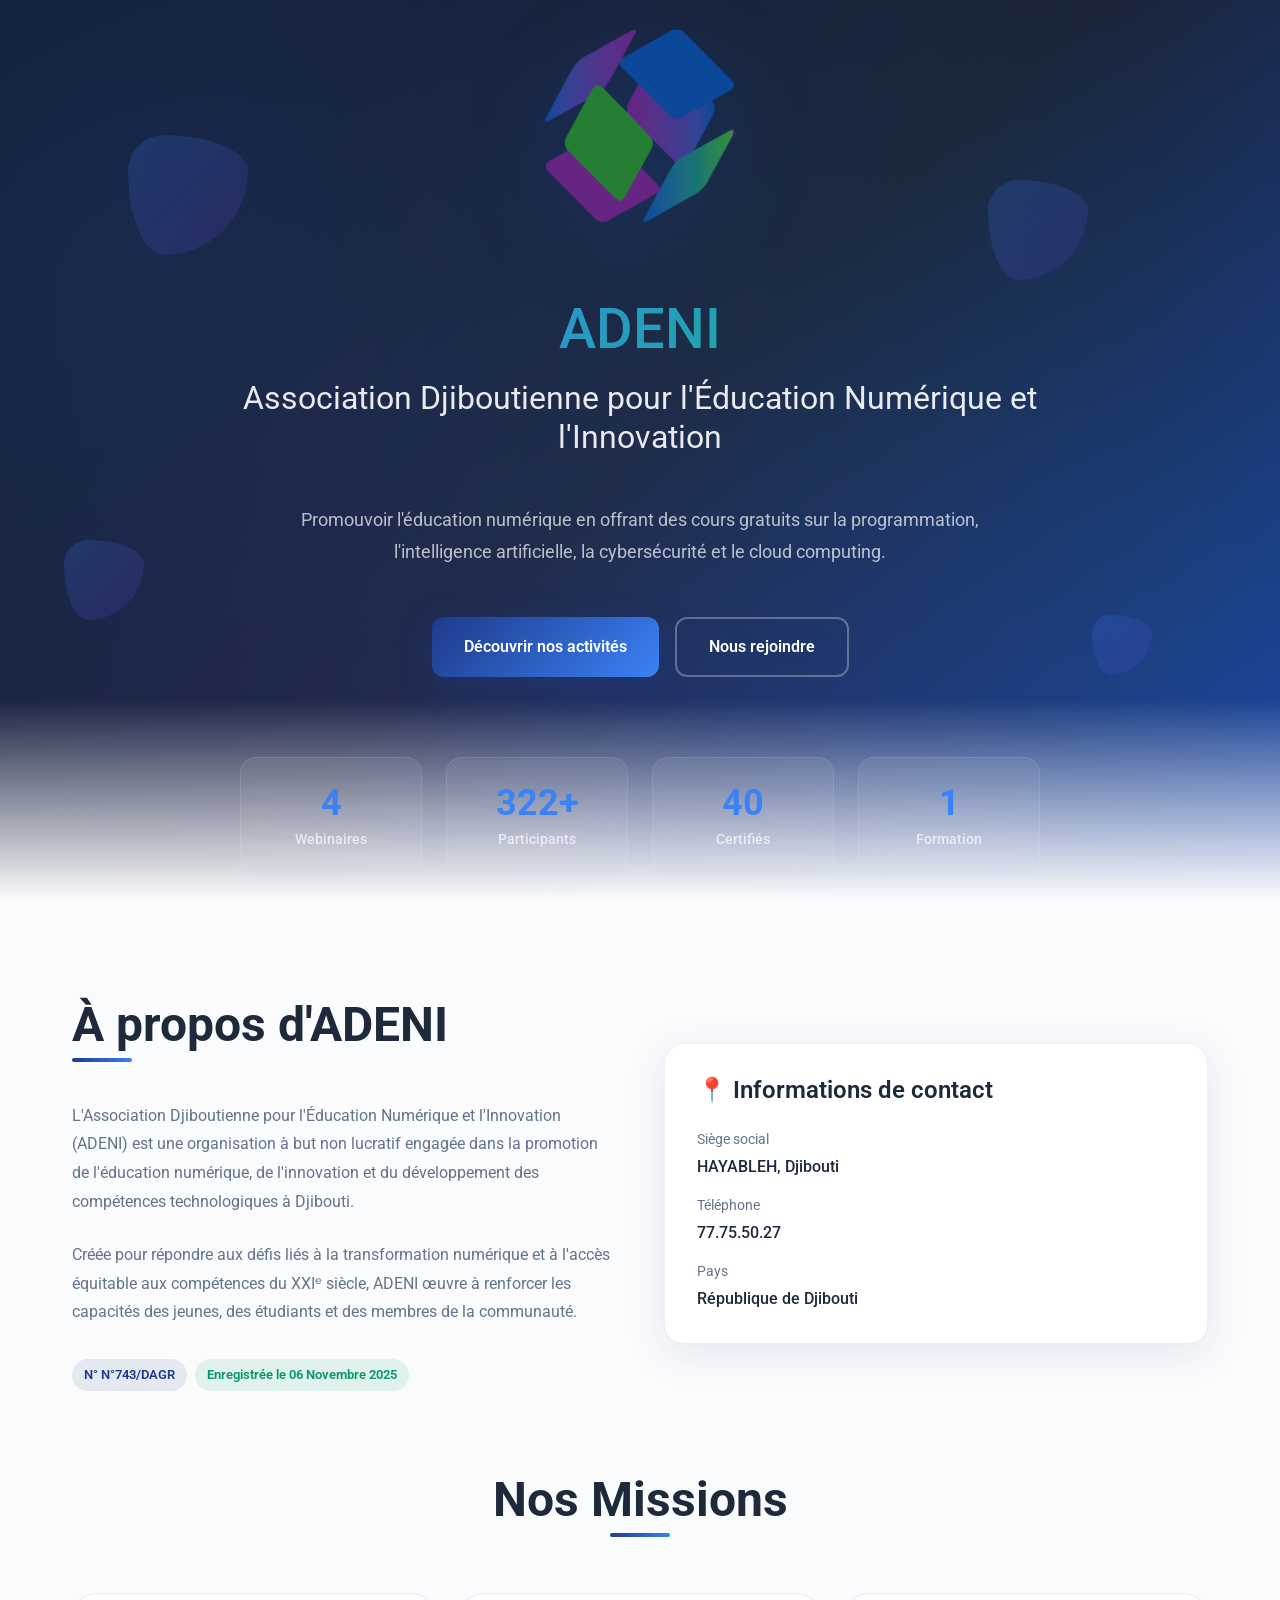
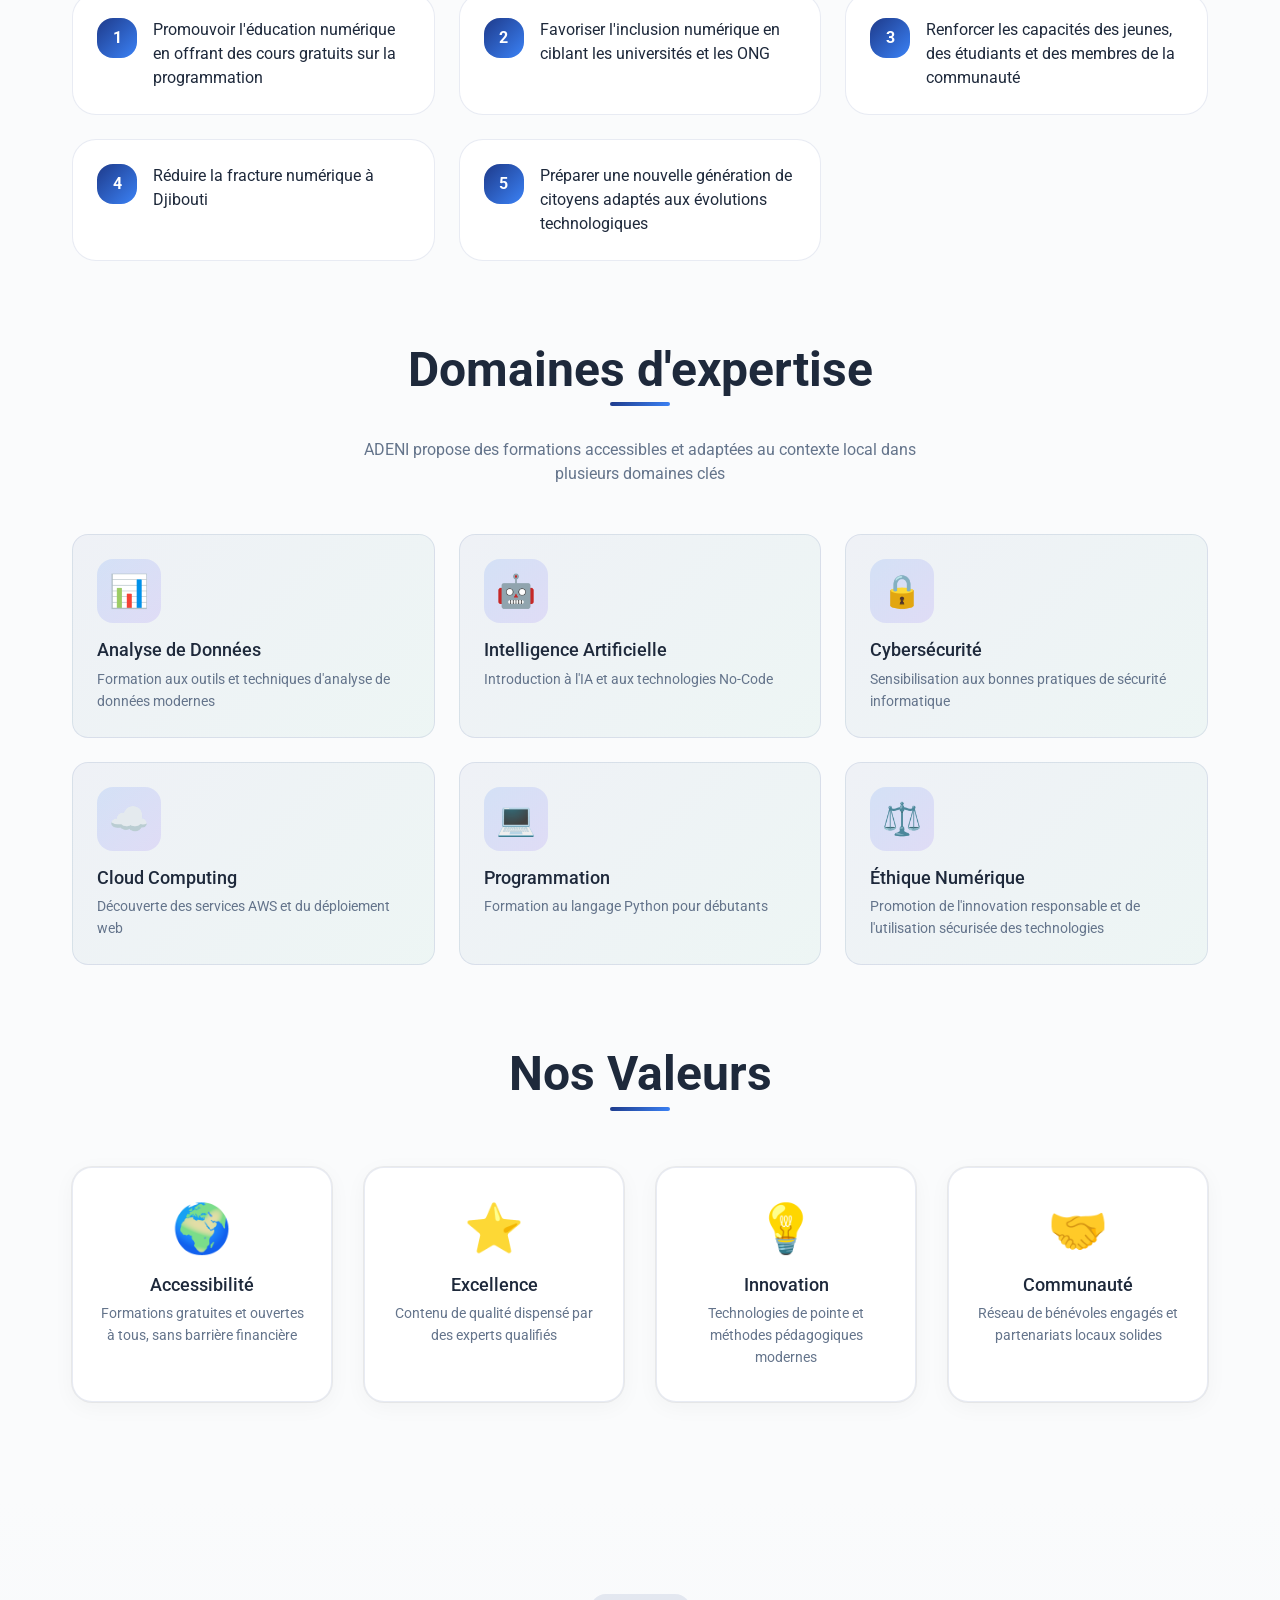
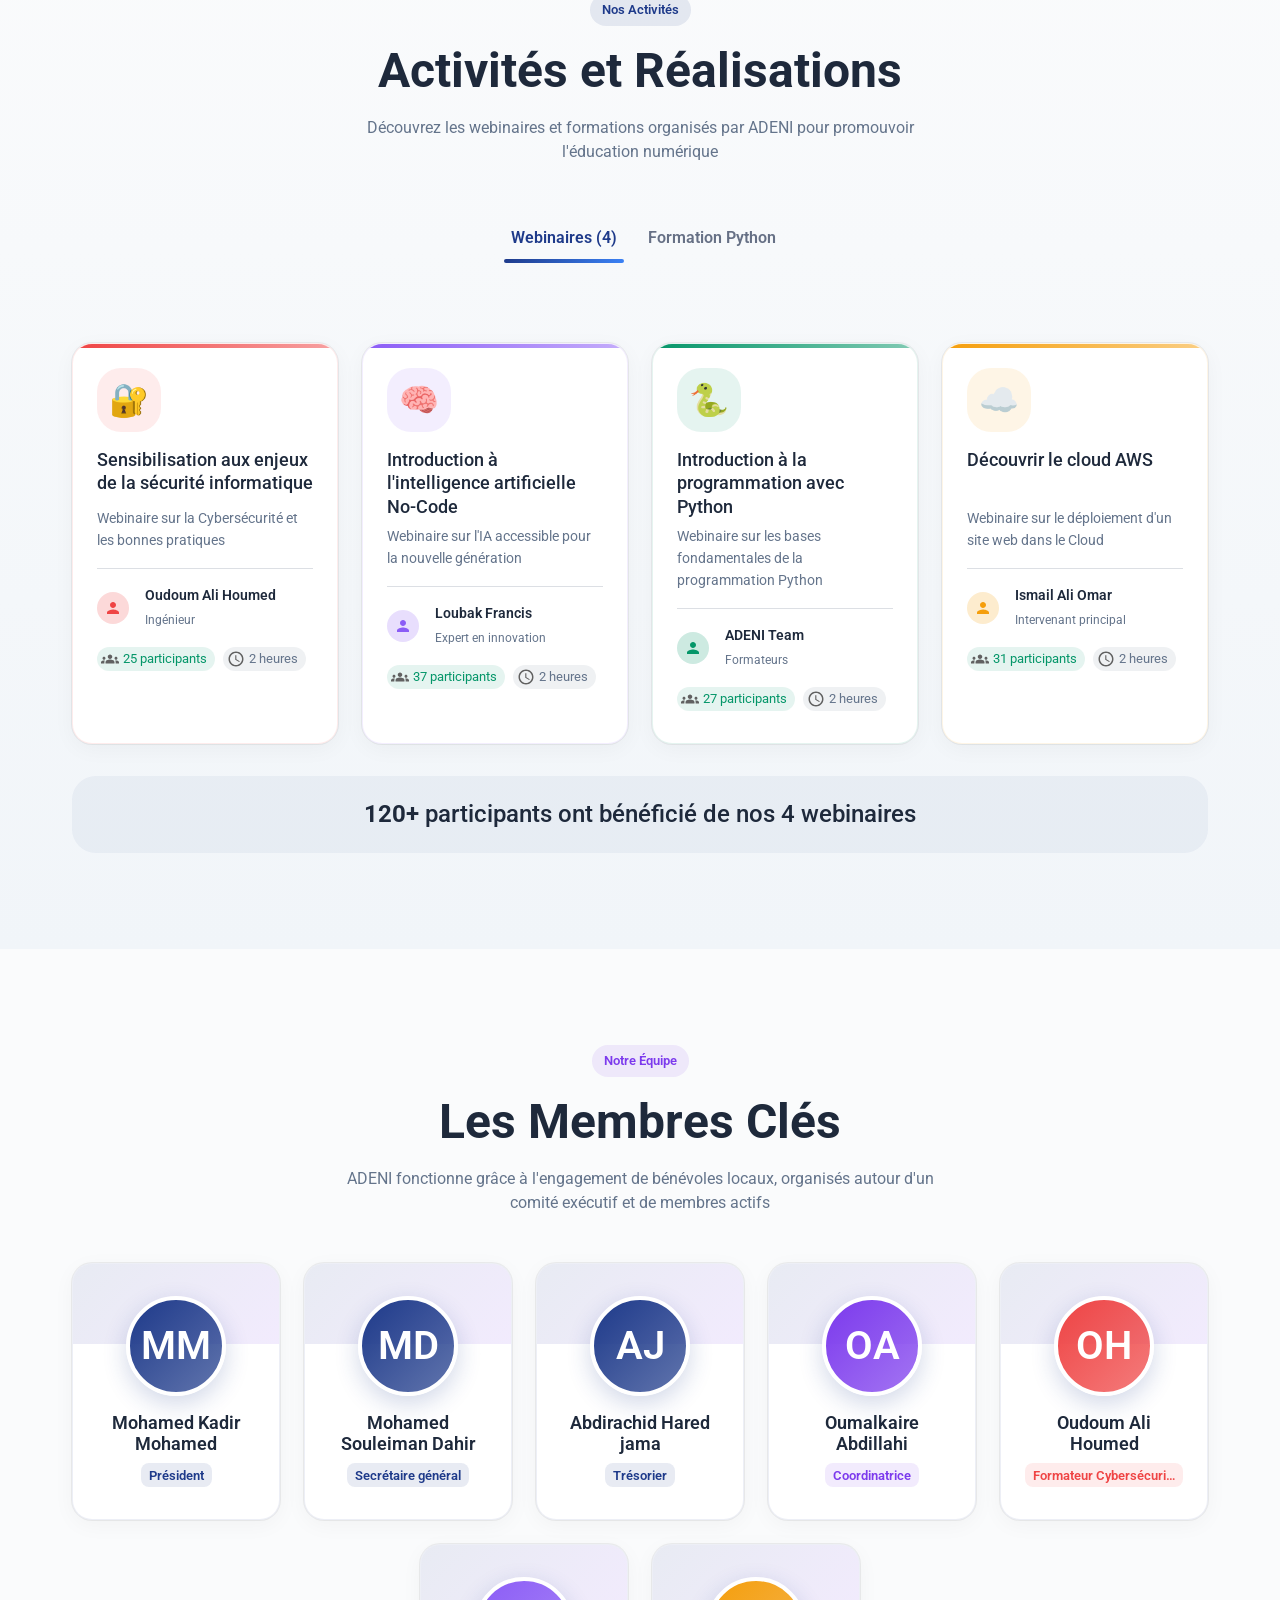
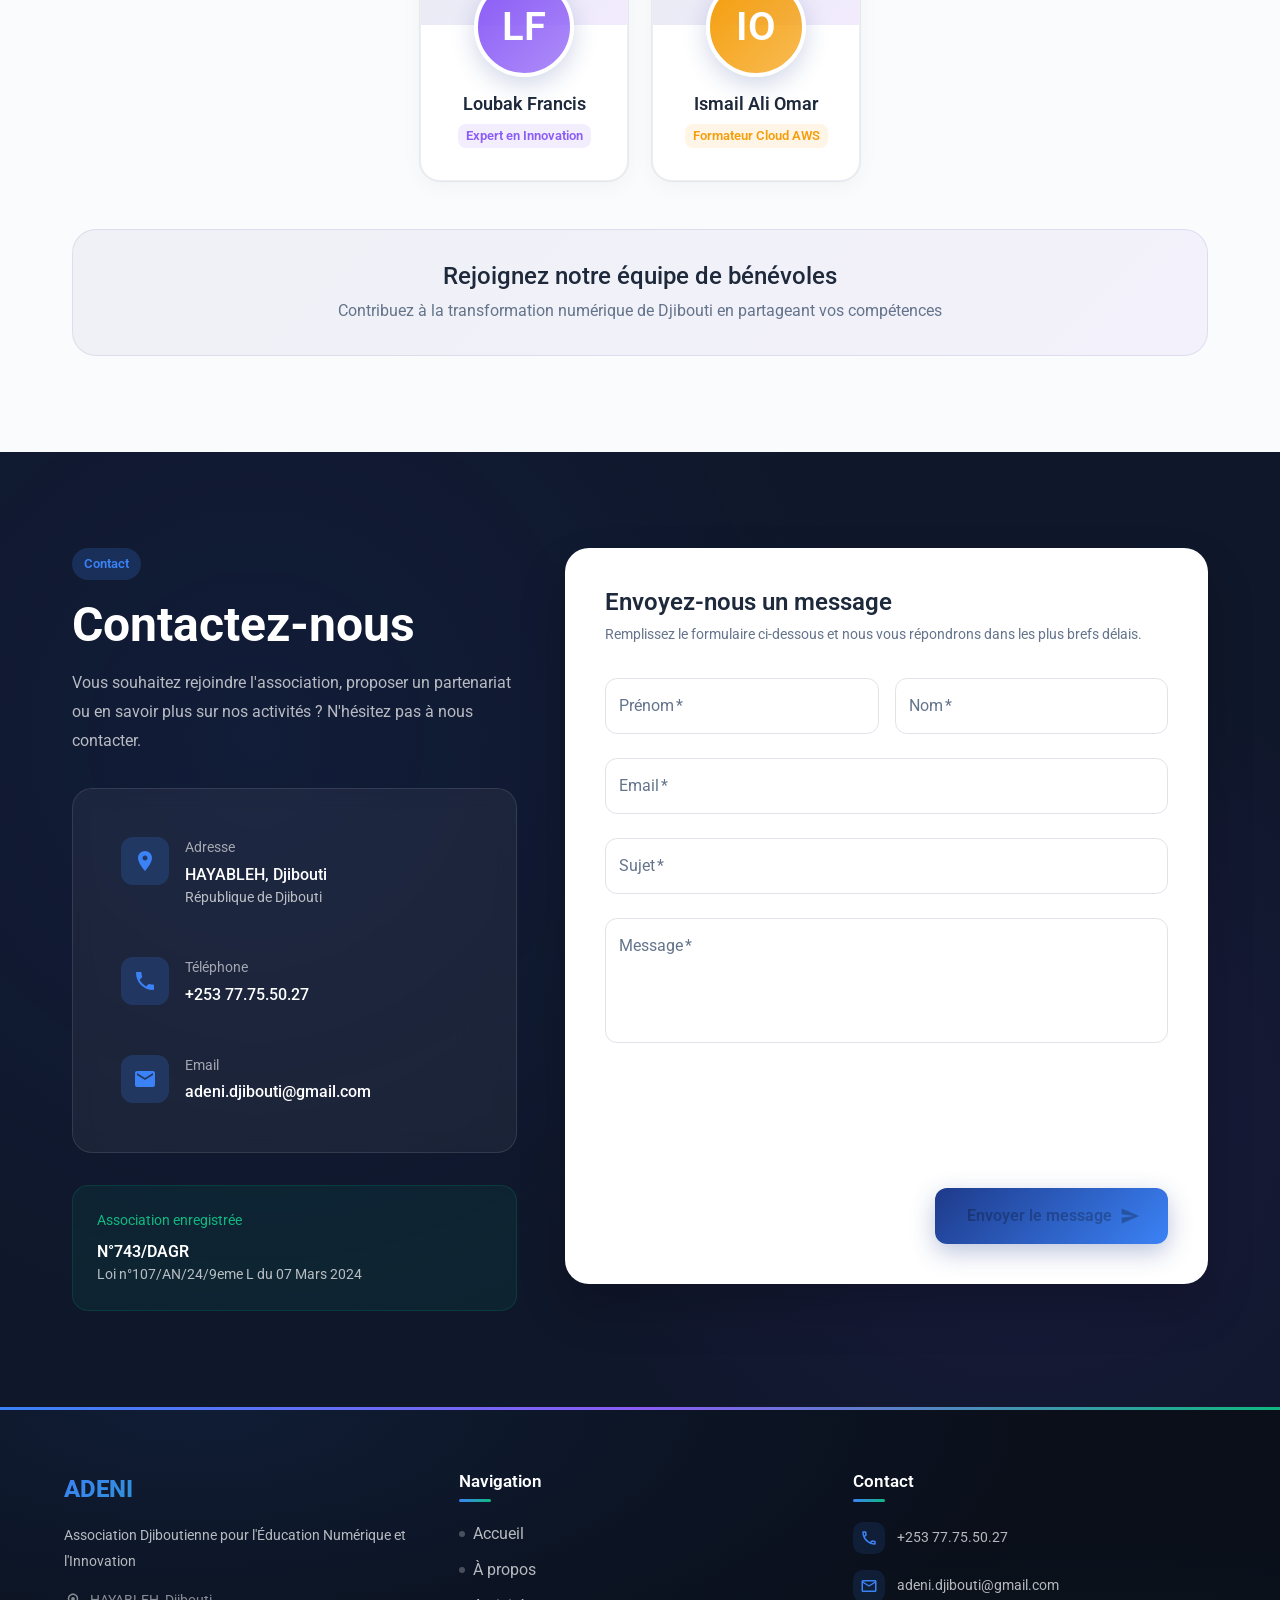
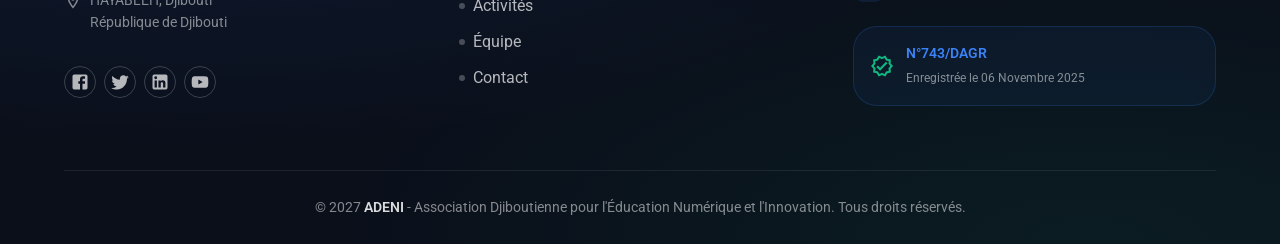
<file: index.html>
<!DOCTYPE html><!--pXuazbyAXWhC5w6zImV0I--><html lang="fr"><head><meta charSet="utf-8"/><link rel="preconnect" href="/" crossorigin=""/><meta name="viewport" content="width=device-width, initial-scale=1"/><link rel="preload" as="image" href="/logo.png"/><link rel="stylesheet" href="/_next/static/chunks/e582fd2f82b62158.css" data-precedence="next"/><link rel="preload" as="script" fetchPriority="low" href="/_next/static/chunks/8102bac58544704f.js"/><script src="/_next/static/chunks/248cba0fcb3874ed.js" async=""></script><script src="/_next/static/chunks/ba8a736ce3226769.js" async=""></script><script src="/_next/static/chunks/8008d994f91f0fb6.js" async=""></script><script src="/_next/static/chunks/652ad0aa26265c47.js" async=""></script><script src="/_next/static/chunks/turbopack-ed0dde22ac0d09c6.js" async=""></script><script src="/_next/static/chunks/6e49c1d14641d030.js" async=""></script><script src="/_next/static/chunks/f493c8ebcf0b09a3.js" async=""></script><script src="/_next/static/chunks/5ab1fee3d4041d63.js" async=""></script><script src="/_next/static/chunks/ff1a16fafef87110.js" async=""></script><script src="/_next/static/chunks/247eb132b7f7b574.js" async=""></script><script src="/_next/static/chunks/5d36b5fd9e003954.js" async=""></script><script src="/_next/static/chunks/df7bfbd27ab0757d.js" async=""></script><script src="/_next/static/chunks/570be41f08adc1ca.js" async=""></script><meta name="next-size-adjust" content=""/><title>ADENI – Association pour le développement et la solidarité</title><meta name="description" content="ADENI est une association engagée pour le développement social, éducatif et solidaire à Djibouti. Découvrez nos actions et contactez-nous."/><meta name="robots" content="index, follow"/><meta name="googlebot" content="index, follow, max-video-preview:-1, max-image-preview:large, max-snippet:-1"/><link rel="canonical" href="https://adeni-dj.org/"/><meta property="og:title" content="ADENI – Association pour le développement et la solidarité"/><meta property="og:description" content="Association engagée pour le développement social, éducatif et solidaire à Djibouti."/><meta property="og:url" content="https://adeni-dj.org/"/><meta property="og:site_name" content="ADENI"/><meta property="og:locale" content="fr_FR"/><meta property="og:image" content="https://adeni-dj.org/logo.png"/><meta property="og:image:width" content="1200"/><meta property="og:image:height" content="630"/><meta property="og:image:alt" content="ADENI"/><meta property="og:type" content="website"/><meta name="twitter:card" content="summary_large_image"/><meta name="twitter:title" content="ADENI – Association pour le développement et la solidarité"/><meta name="twitter:description" content="Association engagée pour le développement social, éducatif et solidaire à Djibouti."/><meta name="twitter:image" content="https://adeni-dj.org/logo.png"/><link rel="icon" href="/favicon.ico"/><link rel="apple-touch-icon" href="/apple-touch-icon.png"/><script src="/_next/static/chunks/a6dad97d9634a72d.js" noModule=""></script><style data-emotion="mui-global lylr3s">html{-webkit-font-smoothing:antialiased;-moz-osx-font-smoothing:grayscale;box-sizing:border-box;-webkit-text-size-adjust:100%;}*,*::before,*::after{box-sizing:inherit;}strong,b{font-weight:700;}body{margin:0;color:var(--mui-palette-text-primary);font-family:"Roboto","Barlow","Montserrat","Inter",-apple-system,BlinkMacSystemFont,"Segoe UI",Helvetica,Arial,sans-serif,"Apple Color Emoji","Segoe UI Emoji";font-weight:400;font-size:1rem;line-height:1.5;background-color:var(--mui-palette-background-default);}@media print{body{background-color:var(--mui-palette-common-white);}}body::backdrop{background-color:var(--mui-palette-background-default);}</style><style data-emotion="mui-global animation-1j50h3g">@-webkit-keyframes animation-1j50h3g{0%,100%{opacity:0.6;-webkit-transform:scale(1);-moz-transform:scale(1);-ms-transform:scale(1);transform:scale(1);}50%{opacity:1;-webkit-transform:scale(1.05);-moz-transform:scale(1.05);-ms-transform:scale(1.05);transform:scale(1.05);}}@keyframes animation-1j50h3g{0%,100%{opacity:0.6;-webkit-transform:scale(1);-moz-transform:scale(1);-ms-transform:scale(1);transform:scale(1);}50%{opacity:1;-webkit-transform:scale(1.05);-moz-transform:scale(1.05);-ms-transform:scale(1.05);transform:scale(1.05);}}</style><style data-emotion="mui-global animation-1bge8p6">@-webkit-keyframes animation-1bge8p6{0%,100%{-webkit-transform:translateY(0) rotate(0deg);-moz-transform:translateY(0) rotate(0deg);-ms-transform:translateY(0) rotate(0deg);transform:translateY(0) rotate(0deg);}50%{-webkit-transform:translateY(-20px) rotate(5deg);-moz-transform:translateY(-20px) rotate(5deg);-ms-transform:translateY(-20px) rotate(5deg);transform:translateY(-20px) rotate(5deg);}}@keyframes animation-1bge8p6{0%,100%{-webkit-transform:translateY(0) rotate(0deg);-moz-transform:translateY(0) rotate(0deg);-ms-transform:translateY(0) rotate(0deg);transform:translateY(0) rotate(0deg);}50%{-webkit-transform:translateY(-20px) rotate(5deg);-moz-transform:translateY(-20px) rotate(5deg);-ms-transform:translateY(-20px) rotate(5deg);transform:translateY(-20px) rotate(5deg);}}</style><style data-emotion="mui-global animation-16r14x4">@-webkit-keyframes animation-16r14x4{0%,100%{-webkit-transform:translateY(0);-moz-transform:translateY(0);-ms-transform:translateY(0);transform:translateY(0);}50%{-webkit-transform:translateY(-10px);-moz-transform:translateY(-10px);-ms-transform:translateY(-10px);transform:translateY(-10px);}}@keyframes animation-16r14x4{0%,100%{-webkit-transform:translateY(0);-moz-transform:translateY(0);-ms-transform:translateY(0);transform:translateY(0);}50%{-webkit-transform:translateY(-10px);-moz-transform:translateY(-10px);-ms-transform:translateY(-10px);transform:translateY(-10px);}}</style><style data-emotion="mui-global animation-r6madp">@-webkit-keyframes animation-r6madp{0%{-webkit-background-position:0% 50%;background-position:0% 50%;}50%{-webkit-background-position:100% 50%;background-position:100% 50%;}100%{-webkit-background-position:0% 50%;background-position:0% 50%;}}@keyframes animation-r6madp{0%{-webkit-background-position:0% 50%;background-position:0% 50%;}50%{-webkit-background-position:100% 50%;background-position:100% 50%;}100%{-webkit-background-position:0% 50%;background-position:0% 50%;}}</style><style data-emotion="mui-global 1prfaxn">@-webkit-keyframes mui-auto-fill{from{display:block;}}@keyframes mui-auto-fill{from{display:block;}}@-webkit-keyframes mui-auto-fill-cancel{from{display:block;}}@keyframes mui-auto-fill-cancel{from{display:block;}}</style><style data-emotion="mui-global 1vcqmmn">:root{--mui-spacing:8px;--mui-shape-borderRadius:8px;--mui-shadows-0:none;--mui-shadows-1:0px 1px 2px rgba(0, 0, 0, 0.08);--mui-shadows-2:0px 1px 5px rgba(0, 0, 0, 0.08);--mui-shadows-3:0px 1px 8px rgba(0, 0, 0, 0.08);--mui-shadows-4:0px 1px 10px rgba(0, 0, 0, 0.08);--mui-shadows-5:0px 1px 14px rgba(0, 0, 0, 0.08);--mui-shadows-6:0px 1px 18px rgba(0, 0, 0, 0.08);--mui-shadows-7:0px 2px 16px rgba(0, 0, 0, 0.08);--mui-shadows-8:0px 3px 14px rgba(0, 0, 0, 0.08);--mui-shadows-9:0px 3px 16px rgba(0, 0, 0, 0.08);--mui-shadows-10:0px 4px 18px rgba(0, 0, 0, 0.08);--mui-shadows-11:0px 4px 20px rgba(0, 0, 0, 0.08);--mui-shadows-12:0px 5px 22px rgba(0, 0, 0, 0.08);--mui-shadows-13:0px 5px 24px rgba(0, 0, 0, 0.08);--mui-shadows-14:0px 5px 26px rgba(0, 0, 0, 0.08);--mui-shadows-15:0px 6px 28px rgba(0, 0, 0, 0.08);--mui-shadows-16:0px 6px 30px rgba(0, 0, 0, 0.08);--mui-shadows-17:0px 6px 32px rgba(0, 0, 0, 0.08);--mui-shadows-18:0px 7px 34px rgba(0, 0, 0, 0.08);--mui-shadows-19:0px 7px 36px rgba(0, 0, 0, 0.08);--mui-shadows-20:0px 8px 38px rgba(0, 0, 0, 0.08);--mui-shadows-21:0px 8px 40px rgba(0, 0, 0, 0.08);--mui-shadows-22:0px 8px 42px rgba(0, 0, 0, 0.08);--mui-shadows-23:0px 9px 44px rgba(0, 0, 0, 0.08);--mui-shadows-24:0px 9px 46px rgba(0, 0, 0, 0.08);--mui-zIndex-mobileStepper:1000;--mui-zIndex-fab:1050;--mui-zIndex-speedDial:1050;--mui-zIndex-appBar:1100;--mui-zIndex-drawer:1200;--mui-zIndex-modal:1300;--mui-zIndex-snackbar:1400;--mui-zIndex-tooltip:1500;--mui-font-body1:400 1rem/1.5 "Roboto","Barlow","Montserrat","Inter",-apple-system,BlinkMacSystemFont,"Segoe UI",Helvetica,Arial,sans-serif,"Apple Color Emoji","Segoe UI Emoji";--mui-font-body2:400 0.875rem/1.57 "Roboto","Barlow","Montserrat","Inter",-apple-system,BlinkMacSystemFont,"Segoe UI",Helvetica,Arial,sans-serif,"Apple Color Emoji","Segoe UI Emoji";--mui-font-button:500 0.875rem/1.75 "Roboto","Barlow","Montserrat","Inter",-apple-system,BlinkMacSystemFont,"Segoe UI",Helvetica,Arial,sans-serif,"Apple Color Emoji","Segoe UI Emoji";--mui-font-caption:400 0.75rem/1.66 "Roboto","Barlow","Montserrat","Inter",-apple-system,BlinkMacSystemFont,"Segoe UI",Helvetica,Arial,sans-serif,"Apple Color Emoji","Segoe UI Emoji";--mui-font-subtitle1:500 1rem/1.57 "Roboto","Barlow","Montserrat","Inter",-apple-system,BlinkMacSystemFont,"Segoe UI",Helvetica,Arial,sans-serif,"Apple Color Emoji","Segoe UI Emoji";--mui-font-subtitle2:500 0.875rem/1.57 "Roboto","Barlow","Montserrat","Inter",-apple-system,BlinkMacSystemFont,"Segoe UI",Helvetica,Arial,sans-serif,"Apple Color Emoji","Segoe UI Emoji";--mui-font-overline:500 0.75rem/2.5 "Roboto","Barlow","Montserrat","Inter",-apple-system,BlinkMacSystemFont,"Segoe UI",Helvetica,Arial,sans-serif,"Apple Color Emoji","Segoe UI Emoji";--mui-font-h1:500 3.5rem/1.2 "Roboto","Barlow","Montserrat","Inter",-apple-system,BlinkMacSystemFont,"Segoe UI",Helvetica,Arial,sans-serif,"Apple Color Emoji","Segoe UI Emoji";--mui-font-h2:500 3rem/1.2 "Roboto","Barlow","Montserrat","Inter",-apple-system,BlinkMacSystemFont,"Segoe UI",Helvetica,Arial,sans-serif,"Apple Color Emoji","Segoe UI Emoji";--mui-font-h3:500 2.25rem/1.2 "Roboto","Barlow","Montserrat","Inter",-apple-system,BlinkMacSystemFont,"Segoe UI",Helvetica,Arial,sans-serif,"Apple Color Emoji","Segoe UI Emoji";--mui-font-h4:500 2rem/1.2 "Roboto","Barlow","Montserrat","Inter",-apple-system,BlinkMacSystemFont,"Segoe UI",Helvetica,Arial,sans-serif,"Apple Color Emoji","Segoe UI Emoji";--mui-font-h5:500 1.5rem/1.2 "Roboto","Barlow","Montserrat","Inter",-apple-system,BlinkMacSystemFont,"Segoe UI",Helvetica,Arial,sans-serif,"Apple Color Emoji","Segoe UI Emoji";--mui-font-h6:500 1.125rem/1.2 "Roboto","Barlow","Montserrat","Inter",-apple-system,BlinkMacSystemFont,"Segoe UI",Helvetica,Arial,sans-serif,"Apple Color Emoji","Segoe UI Emoji";--mui-font-inherit:inherit inherit/inherit inherit;}:root,.light{-webkit-print-color-scheme:light;color-scheme:light;--mui-palette-action-disabledBackground:rgba(0, 0, 0, 0.06);--mui-palette-action-active:rgba(0, 0, 0, 0.54);--mui-palette-action-hover:rgba(0, 0, 0, 0.04);--mui-palette-action-hoverOpacity:0.04;--mui-palette-action-selected:rgba(0, 0, 0, 0.08);--mui-palette-action-selectedOpacity:0.08;--mui-palette-action-disabled:rgba(0, 0, 0, 0.26);--mui-palette-action-disabledOpacity:0.38;--mui-palette-action-focus:rgba(0, 0, 0, 0.12);--mui-palette-action-focusOpacity:0.12;--mui-palette-action-activatedOpacity:0.12;--mui-palette-action-activeChannel:0 0 0;--mui-palette-action-selectedChannel:0 0 0;--mui-palette-background-default:var(--mui-palette-common-white);--mui-palette-background-defaultChannel:255 255 255;--mui-palette-background-paper:var(--mui-palette-common-white);--mui-palette-background-paperChannel:255 255 255;--mui-palette-background-level1:var(--mui-palette-neutral-50);--mui-palette-background-level2:var(--mui-palette-neutral-100);--mui-palette-background-level3:var(--mui-palette-neutral-200);--mui-palette-common-black:#000000;--mui-palette-common-white:#ffffff;--mui-palette-common-background:#fff;--mui-palette-common-onBackground:#000;--mui-palette-common-backgroundChannel:255 255 255;--mui-palette-common-onBackgroundChannel:0 0 0;--mui-palette-divider:var(--mui-palette-neutral-200);--mui-palette-dividerChannel:220 223 228;--mui-palette-error-50:#fef3f2;--mui-palette-error-100:#fee4e2;--mui-palette-error-200:#ffcdc9;--mui-palette-error-300:#fdaaa4;--mui-palette-error-400:#f97970;--mui-palette-error-500:#f04438;--mui-palette-error-600:#de3024;--mui-palette-error-700:#bb241a;--mui-palette-error-800:#9a221a;--mui-palette-error-900:#80231c;--mui-palette-error-950:#460d09;--mui-palette-error-light:#f97970;--mui-palette-error-main:#f04438;--mui-palette-error-dark:#de3024;--mui-palette-error-contrastText:var(--mui-palette-common-white);--mui-palette-error-mainChannel:240 68 56;--mui-palette-error-lightChannel:249 121 112;--mui-palette-error-darkChannel:222 48 36;--mui-palette-error-contrastTextChannel:var(--mui-palette-common-white);--mui-palette-info-50:#ecfdff;--mui-palette-info-100:#cff7fe;--mui-palette-info-200:#a4eefd;--mui-palette-info-300:#66e0fa;--mui-palette-info-400:#10bee8;--mui-palette-info-500:#04aad6;--mui-palette-info-600:#0787b3;--mui-palette-info-700:#0d6d91;--mui-palette-info-800:#145876;--mui-palette-info-900:#154964;--mui-palette-info-950:#082f44;--mui-palette-info-light:#10bee8;--mui-palette-info-main:#04aad6;--mui-palette-info-dark:#0787b3;--mui-palette-info-contrastText:var(--mui-palette-common-white);--mui-palette-info-mainChannel:4 170 214;--mui-palette-info-lightChannel:16 190 232;--mui-palette-info-darkChannel:7 135 179;--mui-palette-info-contrastTextChannel:var(--mui-palette-common-white);--mui-palette-neutral-50:#f9fafb;--mui-palette-neutral-100:#f1f1f4;--mui-palette-neutral-200:#dcdfe4;--mui-palette-neutral-300:#b3b9c6;--mui-palette-neutral-400:#8a94a6;--mui-palette-neutral-500:#667085;--mui-palette-neutral-600:#565e73;--mui-palette-neutral-700:#434a60;--mui-palette-neutral-800:#313749;--mui-palette-neutral-900:#212636;--mui-palette-neutral-950:#121621;--mui-palette-primary-50:#e6f7ee;--mui-palette-primary-100:#c2ebd5;--mui-palette-primary-200:#9cdfbb;--mui-palette-primary-300:#6ed39a;--mui-palette-primary-400:#4ac886;--mui-palette-primary-500:#00bf6f;--mui-palette-primary-600:#00a05c;--mui-palette-primary-700:#008148;--mui-palette-primary-800:#006236;--mui-palette-primary-900:#004d2b;--mui-palette-primary-950:#00321c;--mui-palette-primary-light:#4ac886;--mui-palette-primary-main:#00bf6f;--mui-palette-primary-dark:#00a05c;--mui-palette-primary-contrastText:var(--mui-palette-common-white);--mui-palette-primary-mainChannel:0 191 111;--mui-palette-primary-lightChannel:74 200 134;--mui-palette-primary-darkChannel:0 160 92;--mui-palette-primary-contrastTextChannel:var(--mui-palette-common-white);--mui-palette-secondary-50:#fbfcfe;--mui-palette-secondary-100:#f0f4f8;--mui-palette-secondary-200:#dde7ee;--mui-palette-secondary-300:#cdd7e1;--mui-palette-secondary-400:#9fa6ad;--mui-palette-secondary-500:#636b74;--mui-palette-secondary-600:#555e68;--mui-palette-secondary-700:#32383e;--mui-palette-secondary-800:#202427;--mui-palette-secondary-900:#121517;--mui-palette-secondary-950:#090a0b;--mui-palette-secondary-light:#555e68;--mui-palette-secondary-main:#32383e;--mui-palette-secondary-dark:#202427;--mui-palette-secondary-contrastText:var(--mui-palette-common-white);--mui-palette-secondary-mainChannel:50 56 62;--mui-palette-secondary-lightChannel:85 94 104;--mui-palette-secondary-darkChannel:32 36 39;--mui-palette-secondary-contrastTextChannel:var(--mui-palette-common-white);--mui-palette-success-50:#f0fdfa;--mui-palette-success-100:#ccfbef;--mui-palette-success-200:#9af5e1;--mui-palette-success-300:#5fe9ce;--mui-palette-success-400:#2ed3b8;--mui-palette-success-500:#15b79f;--mui-palette-success-600:#0e9382;--mui-palette-success-700:#107569;--mui-palette-success-800:#115e56;--mui-palette-success-900:#134e48;--mui-palette-success-950:#042f2c;--mui-palette-success-light:#2ed3b8;--mui-palette-success-main:#15b79f;--mui-palette-success-dark:#0e9382;--mui-palette-success-contrastText:var(--mui-palette-common-white);--mui-palette-success-mainChannel:21 183 159;--mui-palette-success-lightChannel:46 211 184;--mui-palette-success-darkChannel:14 147 130;--mui-palette-success-contrastTextChannel:var(--mui-palette-common-white);--mui-palette-text-primary:var(--mui-palette-neutral-900);--mui-palette-text-primaryChannel:33 38 54;--mui-palette-text-secondary:var(--mui-palette-neutral-500);--mui-palette-text-secondaryChannel:102 112 133;--mui-palette-text-disabled:var(--mui-palette-neutral-400);--mui-palette-warning-50:#e6f7ee;--mui-palette-warning-100:#c2ebd5;--mui-palette-warning-200:#9cdfbb;--mui-palette-warning-300:#6ed39a;--mui-palette-warning-400:#4ac886;--mui-palette-warning-500:#00bf6f;--mui-palette-warning-600:#00a05c;--mui-palette-warning-700:#008148;--mui-palette-warning-800:#006236;--mui-palette-warning-900:#004d2b;--mui-palette-warning-950:#00321c;--mui-palette-warning-light:#4ac886;--mui-palette-warning-main:#00bf6f;--mui-palette-warning-dark:#00a05c;--mui-palette-warning-contrastText:var(--mui-palette-common-white);--mui-palette-warning-mainChannel:0 191 111;--mui-palette-warning-lightChannel:74 200 134;--mui-palette-warning-darkChannel:0 160 92;--mui-palette-warning-contrastTextChannel:var(--mui-palette-common-white);--mui-palette-grey-50:#fafafa;--mui-palette-grey-100:#f5f5f5;--mui-palette-grey-200:#eeeeee;--mui-palette-grey-300:#e0e0e0;--mui-palette-grey-400:#bdbdbd;--mui-palette-grey-500:#9e9e9e;--mui-palette-grey-600:#757575;--mui-palette-grey-700:#616161;--mui-palette-grey-800:#424242;--mui-palette-grey-900:#212121;--mui-palette-grey-A100:#f5f5f5;--mui-palette-grey-A200:#eeeeee;--mui-palette-grey-A400:#bdbdbd;--mui-palette-grey-A700:#616161;--mui-palette-Alert-errorColor:rgb(99, 48, 44);--mui-palette-Alert-infoColor:rgb(6, 76, 92);--mui-palette-Alert-successColor:rgb(18, 84, 73);--mui-palette-Alert-warningColor:rgb(29, 80, 53);--mui-palette-Alert-errorFilledBg:var(--mui-palette-error-main, #f04438);--mui-palette-Alert-infoFilledBg:var(--mui-palette-info-main, #04aad6);--mui-palette-Alert-successFilledBg:var(--mui-palette-success-main, #15b79f);--mui-palette-Alert-warningFilledBg:var(--mui-palette-warning-main, #00bf6f);--mui-palette-Alert-errorFilledColor:#fff;--mui-palette-Alert-infoFilledColor:rgba(0, 0, 0, 0.87);--mui-palette-Alert-successFilledColor:rgba(0, 0, 0, 0.87);--mui-palette-Alert-warningFilledColor:rgba(0, 0, 0, 0.87);--mui-palette-Alert-errorStandardBg:rgb(254, 241, 240);--mui-palette-Alert-infoStandardBg:rgb(231, 248, 252);--mui-palette-Alert-successStandardBg:rgb(234, 250, 247);--mui-palette-Alert-warningStandardBg:rgb(236, 249, 242);--mui-palette-Alert-errorIconColor:var(--mui-palette-error-main, #f04438);--mui-palette-Alert-infoIconColor:var(--mui-palette-info-main, #04aad6);--mui-palette-Alert-successIconColor:var(--mui-palette-success-main, #15b79f);--mui-palette-Alert-warningIconColor:var(--mui-palette-warning-main, #00bf6f);--mui-palette-AppBar-defaultBg:var(--mui-palette-grey-100, #f5f5f5);--mui-palette-Avatar-defaultBg:var(--mui-palette-grey-400, #bdbdbd);--mui-palette-Button-inheritContainedBg:var(--mui-palette-grey-300, #e0e0e0);--mui-palette-Button-inheritContainedHoverBg:var(--mui-palette-grey-A100, #f5f5f5);--mui-palette-Chip-defaultBorder:var(--mui-palette-grey-400, #bdbdbd);--mui-palette-Chip-defaultAvatarColor:var(--mui-palette-grey-700, #616161);--mui-palette-Chip-defaultIconColor:var(--mui-palette-grey-700, #616161);--mui-palette-FilledInput-bg:rgba(0, 0, 0, 0.06);--mui-palette-FilledInput-hoverBg:rgba(0, 0, 0, 0.09);--mui-palette-FilledInput-disabledBg:rgba(0, 0, 0, 0.12);--mui-palette-LinearProgress-primaryBg:rgb(158, 230, 200);--mui-palette-LinearProgress-secondaryBg:rgb(177, 179, 181);--mui-palette-LinearProgress-errorBg:rgb(249, 183, 179);--mui-palette-LinearProgress-infoBg:rgb(159, 222, 239);--mui-palette-LinearProgress-successBg:rgb(166, 227, 218);--mui-palette-LinearProgress-warningBg:rgb(158, 230, 200);--mui-palette-Skeleton-bg:rgba(var(--mui-palette-text-primaryChannel, 33 38 54) / 0.11);--mui-palette-Slider-primaryTrack:rgb(158, 230, 200);--mui-palette-Slider-secondaryTrack:rgb(177, 179, 181);--mui-palette-Slider-errorTrack:rgb(249, 183, 179);--mui-palette-Slider-infoTrack:rgb(159, 222, 239);--mui-palette-Slider-successTrack:rgb(166, 227, 218);--mui-palette-Slider-warningTrack:rgb(158, 230, 200);--mui-palette-SnackbarContent-bg:var(--mui-palette-common-white);--mui-palette-SpeedDialAction-fabHoverBg:var(--mui-palette-common-white);--mui-palette-StepConnector-border:var(--mui-palette-grey-400, #bdbdbd);--mui-palette-StepContent-border:var(--mui-palette-grey-400, #bdbdbd);--mui-palette-Switch-defaultColor:var(--mui-palette-common-white, #ffffff);--mui-palette-Switch-defaultDisabledColor:var(--mui-palette-grey-100, #f5f5f5);--mui-palette-Switch-primaryDisabledColor:rgb(158, 230, 200);--mui-palette-Switch-secondaryDisabledColor:rgb(177, 179, 181);--mui-palette-Switch-errorDisabledColor:rgb(249, 183, 179);--mui-palette-Switch-infoDisabledColor:rgb(159, 222, 239);--mui-palette-Switch-successDisabledColor:rgb(166, 227, 218);--mui-palette-Switch-warningDisabledColor:rgb(158, 230, 200);--mui-palette-TableCell-border:var(--mui-palette-neutral-200);--mui-palette-Tooltip-bg:rgba(97, 97, 97, 0.92);--mui-opacity-inputPlaceholder:0.42;--mui-opacity-inputUnderline:0.42;--mui-opacity-switchTrackDisabled:0.12;--mui-opacity-switchTrack:0.38;}.dark{-webkit-print-color-scheme:dark;color-scheme:dark;--mui-palette-common-black:#000000;--mui-palette-common-white:#ffffff;--mui-palette-common-background:#000;--mui-palette-common-onBackground:#fff;--mui-palette-common-backgroundChannel:0 0 0;--mui-palette-common-onBackgroundChannel:255 255 255;--mui-palette-primary-50:#e6f7ee;--mui-palette-primary-100:#c2ebd5;--mui-palette-primary-200:#9cdfbb;--mui-palette-primary-300:#6ed39a;--mui-palette-primary-400:#4ac886;--mui-palette-primary-500:#00bf6f;--mui-palette-primary-600:#00a05c;--mui-palette-primary-700:#008148;--mui-palette-primary-800:#006236;--mui-palette-primary-900:#004d2b;--mui-palette-primary-950:#00321c;--mui-palette-primary-light:#6ed39a;--mui-palette-primary-main:#4ac886;--mui-palette-primary-dark:#00bf6f;--mui-palette-primary-contrastText:var(--mui-palette-common-black);--mui-palette-primary-mainChannel:74 200 134;--mui-palette-primary-lightChannel:110 211 154;--mui-palette-primary-darkChannel:0 191 111;--mui-palette-primary-contrastTextChannel:var(--mui-palette-common-black);--mui-palette-secondary-50:#fbfcfe;--mui-palette-secondary-100:#f0f4f8;--mui-palette-secondary-200:#dde7ee;--mui-palette-secondary-300:#cdd7e1;--mui-palette-secondary-400:#9fa6ad;--mui-palette-secondary-500:#636b74;--mui-palette-secondary-600:#555e68;--mui-palette-secondary-700:#32383e;--mui-palette-secondary-800:#202427;--mui-palette-secondary-900:#121517;--mui-palette-secondary-950:#090a0b;--mui-palette-secondary-light:#f0f4f8;--mui-palette-secondary-main:#dde7ee;--mui-palette-secondary-dark:#cdd7e1;--mui-palette-secondary-contrastText:var(--mui-palette-common-black);--mui-palette-secondary-mainChannel:221 231 238;--mui-palette-secondary-lightChannel:240 244 248;--mui-palette-secondary-darkChannel:205 215 225;--mui-palette-secondary-contrastTextChannel:var(--mui-palette-common-black);--mui-palette-error-50:#fef3f2;--mui-palette-error-100:#fee4e2;--mui-palette-error-200:#ffcdc9;--mui-palette-error-300:#fdaaa4;--mui-palette-error-400:#f97970;--mui-palette-error-500:#f04438;--mui-palette-error-600:#de3024;--mui-palette-error-700:#bb241a;--mui-palette-error-800:#9a221a;--mui-palette-error-900:#80231c;--mui-palette-error-950:#460d09;--mui-palette-error-light:#fdaaa4;--mui-palette-error-main:#f97970;--mui-palette-error-dark:#f04438;--mui-palette-error-contrastText:var(--mui-palette-common-black);--mui-palette-error-mainChannel:249 121 112;--mui-palette-error-lightChannel:253 170 164;--mui-palette-error-darkChannel:240 68 56;--mui-palette-error-contrastTextChannel:var(--mui-palette-common-black);--mui-palette-warning-50:#e6f7ee;--mui-palette-warning-100:#c2ebd5;--mui-palette-warning-200:#9cdfbb;--mui-palette-warning-300:#6ed39a;--mui-palette-warning-400:#4ac886;--mui-palette-warning-500:#00bf6f;--mui-palette-warning-600:#00a05c;--mui-palette-warning-700:#008148;--mui-palette-warning-800:#006236;--mui-palette-warning-900:#004d2b;--mui-palette-warning-950:#00321c;--mui-palette-warning-light:#6ed39a;--mui-palette-warning-main:#4ac886;--mui-palette-warning-dark:#00bf6f;--mui-palette-warning-contrastText:var(--mui-palette-common-black);--mui-palette-warning-mainChannel:74 200 134;--mui-palette-warning-lightChannel:110 211 154;--mui-palette-warning-darkChannel:0 191 111;--mui-palette-warning-contrastTextChannel:var(--mui-palette-common-black);--mui-palette-info-50:#ecfdff;--mui-palette-info-100:#cff7fe;--mui-palette-info-200:#a4eefd;--mui-palette-info-300:#66e0fa;--mui-palette-info-400:#10bee8;--mui-palette-info-500:#04aad6;--mui-palette-info-600:#0787b3;--mui-palette-info-700:#0d6d91;--mui-palette-info-800:#145876;--mui-palette-info-900:#154964;--mui-palette-info-950:#082f44;--mui-palette-info-light:#66e0fa;--mui-palette-info-main:#10bee8;--mui-palette-info-dark:#04aad6;--mui-palette-info-contrastText:var(--mui-palette-common-black);--mui-palette-info-mainChannel:16 190 232;--mui-palette-info-lightChannel:102 224 250;--mui-palette-info-darkChannel:4 170 214;--mui-palette-info-contrastTextChannel:var(--mui-palette-common-black);--mui-palette-success-50:#f0fdfa;--mui-palette-success-100:#ccfbef;--mui-palette-success-200:#9af5e1;--mui-palette-success-300:#5fe9ce;--mui-palette-success-400:#2ed3b8;--mui-palette-success-500:#15b79f;--mui-palette-success-600:#0e9382;--mui-palette-success-700:#107569;--mui-palette-success-800:#115e56;--mui-palette-success-900:#134e48;--mui-palette-success-950:#042f2c;--mui-palette-success-light:#5fe9ce;--mui-palette-success-main:#2ed3b8;--mui-palette-success-dark:#15b79f;--mui-palette-success-contrastText:var(--mui-palette-common-black);--mui-palette-success-mainChannel:46 211 184;--mui-palette-success-lightChannel:95 233 206;--mui-palette-success-darkChannel:21 183 159;--mui-palette-success-contrastTextChannel:var(--mui-palette-common-black);--mui-palette-grey-50:#fafafa;--mui-palette-grey-100:#f5f5f5;--mui-palette-grey-200:#eeeeee;--mui-palette-grey-300:#e0e0e0;--mui-palette-grey-400:#bdbdbd;--mui-palette-grey-500:#9e9e9e;--mui-palette-grey-600:#757575;--mui-palette-grey-700:#616161;--mui-palette-grey-800:#424242;--mui-palette-grey-900:#212121;--mui-palette-grey-A100:#f5f5f5;--mui-palette-grey-A200:#eeeeee;--mui-palette-grey-A400:#bdbdbd;--mui-palette-grey-A700:#616161;--mui-palette-text-primary:var(--mui-palette-neutral-100);--mui-palette-text-secondary:var(--mui-palette-neutral-400);--mui-palette-text-disabled:var(--mui-palette-neutral-600);--mui-palette-text-icon:rgba(255, 255, 255, 0.5);--mui-palette-text-primaryChannel:240 244 248;--mui-palette-text-secondaryChannel:159 166 173;--mui-palette-divider:var(--mui-palette-neutral-700);--mui-palette-background-paper:var(--mui-palette-neutral-900);--mui-palette-background-default:var(--mui-palette-neutral-950);--mui-palette-background-defaultChannel:9 10 11;--mui-palette-background-paperChannel:19 78 72;--mui-palette-background-level1:var(--mui-palette-neutral-800);--mui-palette-background-level2:var(--mui-palette-neutral-700);--mui-palette-background-level3:var(--mui-palette-neutral-600);--mui-palette-action-active:#fff;--mui-palette-action-hover:rgba(255, 255, 255, 0.08);--mui-palette-action-hoverOpacity:0.08;--mui-palette-action-selected:rgba(255, 255, 255, 0.16);--mui-palette-action-selectedOpacity:0.16;--mui-palette-action-disabled:rgba(255, 255, 255, 0.3);--mui-palette-action-disabledBackground:rgba(0, 0, 0, 0.12);--mui-palette-action-disabledOpacity:0.38;--mui-palette-action-focus:rgba(255, 255, 255, 0.12);--mui-palette-action-focusOpacity:0.12;--mui-palette-action-activatedOpacity:0.24;--mui-palette-action-activeChannel:255 255 255;--mui-palette-action-selectedChannel:255 255 255;--mui-palette-dividerChannel:50 56 62;--mui-palette-neutral-50:#fbfcfe;--mui-palette-neutral-100:#f0f4f8;--mui-palette-neutral-200:#dde7ee;--mui-palette-neutral-300:#cdd7e1;--mui-palette-neutral-400:#9fa6ad;--mui-palette-neutral-500:#636b74;--mui-palette-neutral-600:#555e68;--mui-palette-neutral-700:#32383e;--mui-palette-neutral-800:#202427;--mui-palette-neutral-900:#121517;--mui-palette-neutral-950:#090a0b;--mui-palette-Alert-errorColor:rgb(254, 221, 218);--mui-palette-Alert-infoColor:rgb(193, 242, 253);--mui-palette-Alert-successColor:rgb(191, 246, 235);--mui-palette-Alert-warningColor:rgb(197, 237, 214);--mui-palette-Alert-errorFilledBg:var(--mui-palette-error-dark, #f04438);--mui-palette-Alert-infoFilledBg:var(--mui-palette-info-dark, #04aad6);--mui-palette-Alert-successFilledBg:var(--mui-palette-success-dark, #15b79f);--mui-palette-Alert-warningFilledBg:var(--mui-palette-warning-dark, #00bf6f);--mui-palette-Alert-errorFilledColor:#fff;--mui-palette-Alert-infoFilledColor:rgba(0, 0, 0, 0.87);--mui-palette-Alert-successFilledColor:rgba(0, 0, 0, 0.87);--mui-palette-Alert-warningFilledColor:rgba(0, 0, 0, 0.87);--mui-palette-Alert-errorStandardBg:rgb(25, 16, 16);--mui-palette-Alert-infoStandardBg:rgb(10, 22, 24);--mui-palette-Alert-successStandardBg:rgb(9, 23, 20);--mui-palette-Alert-warningStandardBg:rgb(10, 21, 15);--mui-palette-Alert-errorIconColor:var(--mui-palette-error-main, #f97970);--mui-palette-Alert-infoIconColor:var(--mui-palette-info-main, #10bee8);--mui-palette-Alert-successIconColor:var(--mui-palette-success-main, #2ed3b8);--mui-palette-Alert-warningIconColor:var(--mui-palette-warning-main, #4ac886);--mui-palette-AppBar-defaultBg:var(--mui-palette-grey-900, #212121);--mui-palette-AppBar-darkBg:var(--mui-palette-background-paper, var(--mui-palette-neutral-900));--mui-palette-AppBar-darkColor:var(--mui-palette-text-primary, var(--mui-palette-neutral-100));--mui-palette-Avatar-defaultBg:var(--mui-palette-grey-600, #757575);--mui-palette-Button-inheritContainedBg:var(--mui-palette-grey-800, #424242);--mui-palette-Button-inheritContainedHoverBg:var(--mui-palette-grey-700, #616161);--mui-palette-Chip-defaultBorder:var(--mui-palette-grey-700, #616161);--mui-palette-Chip-defaultAvatarColor:var(--mui-palette-grey-300, #e0e0e0);--mui-palette-Chip-defaultIconColor:var(--mui-palette-grey-300, #e0e0e0);--mui-palette-FilledInput-bg:rgba(255, 255, 255, 0.09);--mui-palette-FilledInput-hoverBg:rgba(255, 255, 255, 0.13);--mui-palette-FilledInput-disabledBg:rgba(255, 255, 255, 0.12);--mui-palette-LinearProgress-primaryBg:rgb(37, 100, 67);--mui-palette-LinearProgress-secondaryBg:rgb(110, 115, 119);--mui-palette-LinearProgress-errorBg:rgb(124, 60, 56);--mui-palette-LinearProgress-infoBg:rgb(8, 95, 116);--mui-palette-LinearProgress-successBg:rgb(23, 105, 92);--mui-palette-LinearProgress-warningBg:rgb(37, 100, 67);--mui-palette-Skeleton-bg:rgba(var(--mui-palette-text-primaryChannel, 240 244 248) / 0.13);--mui-palette-Slider-primaryTrack:rgb(37, 100, 67);--mui-palette-Slider-secondaryTrack:rgb(110, 115, 119);--mui-palette-Slider-errorTrack:rgb(124, 60, 56);--mui-palette-Slider-infoTrack:rgb(8, 95, 116);--mui-palette-Slider-successTrack:rgb(23, 105, 92);--mui-palette-Slider-warningTrack:rgb(37, 100, 67);--mui-palette-SnackbarContent-bg:var(--mui-palette-neutral-950);--mui-palette-SpeedDialAction-fabHoverBg:var(--mui-palette-neutral-900);--mui-palette-StepConnector-border:var(--mui-palette-grey-600, #757575);--mui-palette-StepContent-border:var(--mui-palette-grey-600, #757575);--mui-palette-Switch-defaultColor:var(--mui-palette-grey-300, #e0e0e0);--mui-palette-Switch-defaultDisabledColor:var(--mui-palette-grey-600, #757575);--mui-palette-Switch-primaryDisabledColor:rgb(33, 89, 60);--mui-palette-Switch-secondaryDisabledColor:rgb(99, 103, 107);--mui-palette-Switch-errorDisabledColor:rgb(112, 54, 50);--mui-palette-Switch-infoDisabledColor:rgb(7, 85, 104);--mui-palette-Switch-successDisabledColor:rgb(20, 94, 82);--mui-palette-Switch-warningDisabledColor:rgb(33, 89, 60);--mui-palette-TableCell-border:var(--mui-palette-neutral-700);--mui-palette-Tooltip-bg:rgba(97, 97, 97, 0.92);--mui-opacity-inputPlaceholder:0.5;--mui-opacity-inputUnderline:0.7;--mui-opacity-switchTrackDisabled:0.2;--mui-opacity-switchTrack:0.3;--mui-overlays-0:none;--mui-overlays-1:linear-gradient(rgba(255 255 255 / 0.051), rgba(255 255 255 / 0.051));--mui-overlays-2:linear-gradient(rgba(255 255 255 / 0.069), rgba(255 255 255 / 0.069));--mui-overlays-3:linear-gradient(rgba(255 255 255 / 0.082), rgba(255 255 255 / 0.082));--mui-overlays-4:linear-gradient(rgba(255 255 255 / 0.092), rgba(255 255 255 / 0.092));--mui-overlays-5:linear-gradient(rgba(255 255 255 / 0.101), rgba(255 255 255 / 0.101));--mui-overlays-6:linear-gradient(rgba(255 255 255 / 0.108), rgba(255 255 255 / 0.108));--mui-overlays-7:linear-gradient(rgba(255 255 255 / 0.114), rgba(255 255 255 / 0.114));--mui-overlays-8:linear-gradient(rgba(255 255 255 / 0.119), rgba(255 255 255 / 0.119));--mui-overlays-9:linear-gradient(rgba(255 255 255 / 0.124), rgba(255 255 255 / 0.124));--mui-overlays-10:linear-gradient(rgba(255 255 255 / 0.128), rgba(255 255 255 / 0.128));--mui-overlays-11:linear-gradient(rgba(255 255 255 / 0.132), rgba(255 255 255 / 0.132));--mui-overlays-12:linear-gradient(rgba(255 255 255 / 0.135), rgba(255 255 255 / 0.135));--mui-overlays-13:linear-gradient(rgba(255 255 255 / 0.139), rgba(255 255 255 / 0.139));--mui-overlays-14:linear-gradient(rgba(255 255 255 / 0.142), rgba(255 255 255 / 0.142));--mui-overlays-15:linear-gradient(rgba(255 255 255 / 0.145), rgba(255 255 255 / 0.145));--mui-overlays-16:linear-gradient(rgba(255 255 255 / 0.147), rgba(255 255 255 / 0.147));--mui-overlays-17:linear-gradient(rgba(255 255 255 / 0.15), rgba(255 255 255 / 0.15));--mui-overlays-18:linear-gradient(rgba(255 255 255 / 0.152), rgba(255 255 255 / 0.152));--mui-overlays-19:linear-gradient(rgba(255 255 255 / 0.155), rgba(255 255 255 / 0.155));--mui-overlays-20:linear-gradient(rgba(255 255 255 / 0.157), rgba(255 255 255 / 0.157));--mui-overlays-21:linear-gradient(rgba(255 255 255 / 0.159), rgba(255 255 255 / 0.159));--mui-overlays-22:linear-gradient(rgba(255 255 255 / 0.161), rgba(255 255 255 / 0.161));--mui-overlays-23:linear-gradient(rgba(255 255 255 / 0.163), rgba(255 255 255 / 0.163));--mui-overlays-24:linear-gradient(rgba(255 255 255 / 0.165), rgba(255 255 255 / 0.165));}</style><style data-emotion="mui t9zlux 9u8nox sr2yt1 106tpw4 ge5hwm 14sfjsa tfcmu2 1cz63rn 1djl4bn qumfc4 cw2k3h 1vpu70t s6dc6l ike30x 5xgt2c ahigh0 0 194riku 9y4g0r 18u80it 1nphul1 uuo2y2 1czuce6 1d8e5r1 16ap8z1 155u782 1ap28hr 1pbhqh0 1ctcs0o ggontd 18q8mxr 1pm5g7c amresc 16uvwdm 1giuxgv lvasx7 1no3677 49hs36 ah9oh2 tnatjl 19v1w2g pjen79 8ubke j0j2jc uk2clo 1ulamx2 14vsv3w ulbyaa gzptcz 1u1fved 11l8mpa 1a8w2hw 1e5ck6t 1af0dxo 1md5qhs 1196idp 1caykud 13a2sls 1svaozw 14zmlxl vdhc8q 1f3eh7h f17v5b 16cvqyc j8jtsi nh31mz 1lj476a 1dywt6j tb76vy 18sebao 1p6p7rj qoghzg 1dlodwt ygda1q ck51oc 1q8wb1j 1n7dtpl 1502b48 18odw0h 1nalq8f xi606m 7dflfm 1atp2l8 yzyfa0 uodinn 1l4w6pd 152kmlb 1m5sepv w94xpu 162tvoi nvg557 b2w34n 1oghipa vmn7jq 11voutz cnheyd mdhohj n7v72u 1ik8hc0 ap1adi 1usbk31 1febfks n7m28g uzhpk1 jaool6 136vk3h jgm2uc 1rr4qq7 u56s3n 1ahsgld y29vn0 1g2d4de 1j7x5zi b9zgoq juafx4 1puk7eq g27cee 12pbw93 qvtcjd 1ygsmd7 s31gfy 18qrpdg uqduwb e8y97x tgitbz 7tkyyo 1behf8k 1gxuve 12koagl dh6a5o 1tro7l6 r0x7t5 depviu 126hgeb vczi2c 1hfm1jd xroteb aajgfw 1kfq2dh 180w7c1 594wab lapx0r 5k1wih mw2854 ls89wn vh8xk9 6fydy0 ixo99k 17081op 1b5yxvh 12h6os2 2xn0ns 1fiv2hr 2cmwwj h62jis auzc86 paqqca 19jxcnu xisphj 10r65dd 12duzhl 13nb6v0 aa5vz8 oeuq63 19ws6ux 3peuk1 1a9osnc 1fj209q 7qbuhs 2g5ht 1575fuq 1p57jbi 1gvcl2x 1x1ldkw 19ynww8 1yjq1it 1c9bevd 11m8qnq k0q99s 1r7ffbh sq3an9 1fbdl3b uftwtg 1tzqx9g 2h5s8h 1v63mlc iguwhy 1yoxo8m 13az8cv 613x2j 1bod46f 1k91n08 1mxwtec 1tn0d4a iqfvhe 1d8mdix zqzfyr 1563x5h 18anm1 1sumcx6 lscdn3 hj7p06 o8889b yi0d4t aqpfg7 1t9lmqk deh46a j2auik xujrrk dd05qe 1bl9ma3 81qg8w 5qpprb 1nu4rzx 1gpk7yh 1bvc4cc 3n04hx piflnk 1n8pctu 1g78ho2 1qxb91s 159puo7 70wr3e 20tnkx 64t80v 13o69o0 8zqf6q adw8c4 14jt6lv xti75w 9e5atz 1wx6dki 11ky93s 1pi2lzz 1skboxs ezr4ev 187ln2c 28zmyx 9re7md 4hhd0w 1v6idkq 11tqqu3 jk81t5 lctyew 1qtu33o cenjt5 6ofc77 fy761i gub89o 1dsromm 15yaoiu">.mui-t9zlux{width:100%;max-width:100vw;overflow-x:hidden;}.mui-t9zlux>*{max-width:100%;}.mui-9u8nox{position:relative;min-height:100vh;display:-webkit-box;display:-webkit-flex;display:-ms-flexbox;display:flex;-webkit-align-items:center;-webkit-box-align:center;-ms-flex-align:center;align-items:center;overflow:hidden;background:linear-gradient(135deg, #0F172A 0%, #1a1f35 50%, #1E40AF 100%);}.mui-sr2yt1{position:relative;min-height:100vh;display:-webkit-box;display:-webkit-flex;display:-ms-flexbox;display:flex;-webkit-align-items:center;-webkit-box-align:center;-ms-flex-align:center;align-items:center;overflow:hidden;background:linear-gradient(135deg, #0F172A 0%, #1a1f35 50%, #1E40AF 100%);}.mui-106tpw4{position:absolute;inset:0;overflow:hidden;}.mui-106tpw4::before{content:"";position:absolute;top:-50%;left:-50%;width:200%;height:200%;background:radial-gradient(circle at 30% 40%, rgba(59, 130, 246, 0.15) 0%, transparent 50%),radial-gradient(circle at 70% 60%, rgba(5, 150, 105, 0.12) 0%, transparent 45%),radial-gradient(circle at 50% 80%, rgba(124, 58, 237, 0.1) 0%, transparent 40%);-webkit-animation:animation-1j50h3g 8s ease-in-out infinite;animation:animation-1j50h3g 8s ease-in-out infinite;}.mui-ge5hwm{position:absolute;inset:0;overflow:hidden;}.mui-ge5hwm::before{content:"";position:absolute;top:-50%;left:-50%;width:200%;height:200%;background:radial-gradient(circle at 30% 40%, rgba(59, 130, 246, 0.15) 0%, transparent 50%),radial-gradient(circle at 70% 60%, rgba(5, 150, 105, 0.12) 0%, transparent 45%),radial-gradient(circle at 50% 80%, rgba(124, 58, 237, 0.1) 0%, transparent 40%);-webkit-animation:animation-1j50h3g 8s ease-in-out infinite;animation:animation-1j50h3g 8s ease-in-out infinite;}.mui-14sfjsa{position:absolute;width:120px;height:120px;border-radius:30% 70% 70% 30%/30% 30% 70% 70%;background:linear-gradient(135deg, rgba(59, 130, 246, 0.2), rgba(124, 58, 237, 0.15));-webkit-backdrop-filter:blur(2px);backdrop-filter:blur(2px);-webkit-animation:animation-1bge8p6 6s ease-in-out infinite;animation:animation-1bge8p6 6s ease-in-out infinite;-webkit-animation-delay:0s;animation-delay:0s;top:15%;left:10%;}.mui-tfcmu2{position:absolute;width:120px;height:120px;border-radius:30% 70% 70% 30%/30% 30% 70% 70%;background:linear-gradient(135deg, rgba(59, 130, 246, 0.2), rgba(124, 58, 237, 0.15));-webkit-backdrop-filter:blur(2px);backdrop-filter:blur(2px);-webkit-animation:animation-1bge8p6 6s ease-in-out infinite;animation:animation-1bge8p6 6s ease-in-out infinite;-webkit-animation-delay:0s;animation-delay:0s;top:15%;left:10%;}.mui-1cz63rn{position:absolute;width:80px;height:80px;border-radius:30% 70% 70% 30%/30% 30% 70% 70%;background:linear-gradient(135deg, rgba(59, 130, 246, 0.2), rgba(124, 58, 237, 0.15));-webkit-backdrop-filter:blur(2px);backdrop-filter:blur(2px);-webkit-animation:animation-1bge8p6 8s ease-in-out infinite;animation:animation-1bge8p6 8s ease-in-out infinite;-webkit-animation-delay:2s;animation-delay:2s;top:60%;left:5%;}.mui-1djl4bn{position:absolute;width:80px;height:80px;border-radius:30% 70% 70% 30%/30% 30% 70% 70%;background:linear-gradient(135deg, rgba(59, 130, 246, 0.2), rgba(124, 58, 237, 0.15));-webkit-backdrop-filter:blur(2px);backdrop-filter:blur(2px);-webkit-animation:animation-1bge8p6 8s ease-in-out infinite;animation:animation-1bge8p6 8s ease-in-out infinite;-webkit-animation-delay:2s;animation-delay:2s;top:60%;left:5%;}.mui-qumfc4{position:absolute;width:100px;height:100px;border-radius:30% 70% 70% 30%/30% 30% 70% 70%;background:linear-gradient(135deg, rgba(59, 130, 246, 0.2), rgba(124, 58, 237, 0.15));-webkit-backdrop-filter:blur(2px);backdrop-filter:blur(2px);-webkit-animation:animation-1bge8p6 7s ease-in-out infinite;animation:animation-1bge8p6 7s ease-in-out infinite;-webkit-animation-delay:1s;animation-delay:1s;top:20%;right:15%;}.mui-cw2k3h{position:absolute;width:100px;height:100px;border-radius:30% 70% 70% 30%/30% 30% 70% 70%;background:linear-gradient(135deg, rgba(59, 130, 246, 0.2), rgba(124, 58, 237, 0.15));-webkit-backdrop-filter:blur(2px);backdrop-filter:blur(2px);-webkit-animation:animation-1bge8p6 7s ease-in-out infinite;animation:animation-1bge8p6 7s ease-in-out infinite;-webkit-animation-delay:1s;animation-delay:1s;top:20%;right:15%;}.mui-1vpu70t{position:absolute;width:60px;height:60px;border-radius:30% 70% 70% 30%/30% 30% 70% 70%;background:linear-gradient(135deg, rgba(59, 130, 246, 0.2), rgba(124, 58, 237, 0.15));-webkit-backdrop-filter:blur(2px);backdrop-filter:blur(2px);-webkit-animation:animation-1bge8p6 9s ease-in-out infinite;animation:animation-1bge8p6 9s ease-in-out infinite;-webkit-animation-delay:3s;animation-delay:3s;bottom:25%;right:10%;}.mui-s6dc6l{position:absolute;width:60px;height:60px;border-radius:30% 70% 70% 30%/30% 30% 70% 70%;background:linear-gradient(135deg, rgba(59, 130, 246, 0.2), rgba(124, 58, 237, 0.15));-webkit-backdrop-filter:blur(2px);backdrop-filter:blur(2px);-webkit-animation:animation-1bge8p6 9s ease-in-out infinite;animation:animation-1bge8p6 9s ease-in-out infinite;-webkit-animation-delay:3s;animation-delay:3s;bottom:25%;right:10%;}.mui-ike30x{width:100%;margin-left:auto;box-sizing:border-box;margin-right:auto;padding-left:calc(2 * var(--mui-spacing));padding-right:calc(2 * var(--mui-spacing));position:relative;z-index:1;}@media (min-width:600px){.mui-ike30x{padding-left:calc(3 * var(--mui-spacing));padding-right:calc(3 * var(--mui-spacing));}}@media (min-width:1200px){.mui-ike30x{max-width:1200px;}}.mui-5xgt2c{display:-webkit-box;display:-webkit-flex;display:-ms-flexbox;display:flex;-webkit-flex-direction:column;-ms-flex-direction:column;flex-direction:column;gap:calc(6 * var(--mui-spacing));-webkit-align-items:center;-webkit-box-align:center;-ms-flex-align:center;align-items:center;text-align:center;}.mui-ahigh0{position:relative;margin-bottom:calc(3 * var(--mui-spacing));-webkit-animation:animation-16r14x4 4s ease-in-out infinite;animation:animation-16r14x4 4s ease-in-out infinite;-webkit-filter:drop-shadow(0 20px 40px rgba(30, 58, 138, 0.3));filter:drop-shadow(0 20px 40px rgba(30, 58, 138, 0.3));}@media (min-width:0px){.mui-ahigh0{width:150px;height:150px;}}@media (min-width:900px){.mui-ahigh0{width:200px;height:200px;}}.mui-194riku{background:linear-gradient(135deg, #3B82F6 0%, #10B981 50%, #8B5CF6 100%);-webkit-background-size:200% 200%;background-size:200% 200%;-webkit-animation:animation-r6madp 5s ease infinite;animation:animation-r6madp 5s ease infinite;-webkit-background-clip:text;-webkit-text-fill-color:transparent;-webkit-background-clip:text;background-clip:text;margin-bottom:calc(2 * var(--mui-spacing));}.mui-9y4g0r{margin:0;font-family:"Roboto","Barlow","Montserrat","Inter",-apple-system,BlinkMacSystemFont,"Segoe UI",Helvetica,Arial,sans-serif,"Apple Color Emoji","Segoe UI Emoji";font-weight:500;font-size:3.5rem;line-height:1.2;background:linear-gradient(135deg, #3B82F6 0%, #10B981 50%, #8B5CF6 100%);-webkit-background-size:200% 200%;background-size:200% 200%;-webkit-animation:animation-r6madp 5s ease infinite;animation:animation-r6madp 5s ease infinite;-webkit-background-clip:text;-webkit-text-fill-color:transparent;-webkit-background-clip:text;background-clip:text;margin-bottom:calc(2 * var(--mui-spacing));}.mui-18u80it{margin:0;font-family:"Roboto","Barlow","Montserrat","Inter",-apple-system,BlinkMacSystemFont,"Segoe UI",Helvetica,Arial,sans-serif,"Apple Color Emoji","Segoe UI Emoji";font-weight:500;font-size:2rem;line-height:1.2;color:rgba(255, 255, 255, 0.9);font-weight:400;max-width:800px;margin-left:auto;margin-right:auto;}.mui-1nphul1{margin:0;font-family:"Roboto","Barlow","Montserrat","Inter",-apple-system,BlinkMacSystemFont,"Segoe UI",Helvetica,Arial,sans-serif,"Apple Color Emoji","Segoe UI Emoji";font-weight:500;font-size:1.125rem;line-height:1.2;color:rgba(255, 255, 255, 0.7);max-width:700px;margin-left:auto;margin-right:auto;font-weight:400;line-height:1.8;}.mui-uuo2y2{display:-webkit-box;display:-webkit-flex;display:-ms-flexbox;display:flex;-webkit-flex-direction:column;-ms-flex-direction:column;flex-direction:column;}@media (min-width:0px){.mui-uuo2y2{-webkit-flex-direction:column;-ms-flex-direction:column;flex-direction:column;gap:calc(2 * var(--mui-spacing));}}@media (min-width:600px){.mui-uuo2y2{-webkit-flex-direction:row;-ms-flex-direction:row;flex-direction:row;gap:calc(2 * var(--mui-spacing));}}.mui-1czuce6{background:linear-gradient(135deg, #1E3A8A 0%, #3B82F6 100%);color:#FFFFFF;padding:14px 32px;font-size:1rem;font-weight:600;border-radius:12px;text-transform:none;box-shadow:0 8px 32px rgba(30, 58, 138, 0.4);-webkit-transition:all 0.3s ease;transition:all 0.3s ease;}.mui-1czuce6:hover{-webkit-transform:translateY(-2px);-moz-transform:translateY(-2px);-ms-transform:translateY(-2px);transform:translateY(-2px);box-shadow:0 12px 40px rgba(30, 58, 138, 0.5);}.mui-1d8e5r1{font-family:"Roboto","Barlow","Montserrat","Inter",-apple-system,BlinkMacSystemFont,"Segoe UI",Helvetica,Arial,sans-serif,"Apple Color Emoji","Segoe UI Emoji";font-weight:500;font-size:0.875rem;line-height:1.75;text-transform:uppercase;min-width:64px;padding:6px 16px;border:0;border-radius:var(--mui-shape-borderRadius);-webkit-transition:background-color 250ms cubic-bezier(0.4, 0, 0.2, 1) 0ms,box-shadow 250ms cubic-bezier(0.4, 0, 0.2, 1) 0ms,border-color 250ms cubic-bezier(0.4, 0, 0.2, 1) 0ms,color 250ms cubic-bezier(0.4, 0, 0.2, 1) 0ms;transition:background-color 250ms cubic-bezier(0.4, 0, 0.2, 1) 0ms,box-shadow 250ms cubic-bezier(0.4, 0, 0.2, 1) 0ms,border-color 250ms cubic-bezier(0.4, 0, 0.2, 1) 0ms,color 250ms cubic-bezier(0.4, 0, 0.2, 1) 0ms;padding:6px 8px;color:var(--variant-textColor);background-color:var(--variant-textBg);--variant-textColor:var(--mui-palette-primary-main);--variant-outlinedColor:var(--mui-palette-primary-main);--variant-outlinedBorder:rgba(var(--mui-palette-primary-mainChannel) / 0.5);--variant-containedColor:var(--mui-palette-primary-contrastText);--variant-containedBg:var(--mui-palette-primary-main);-webkit-transition:background-color 250ms cubic-bezier(0.4, 0, 0.2, 1) 0ms,box-shadow 250ms cubic-bezier(0.4, 0, 0.2, 1) 0ms,border-color 250ms cubic-bezier(0.4, 0, 0.2, 1) 0ms;transition:background-color 250ms cubic-bezier(0.4, 0, 0.2, 1) 0ms,box-shadow 250ms cubic-bezier(0.4, 0, 0.2, 1) 0ms,border-color 250ms cubic-bezier(0.4, 0, 0.2, 1) 0ms;border-radius:12px;text-transform:none;padding:8px 20px;padding:9px 16px;background:linear-gradient(135deg, #1E3A8A 0%, #3B82F6 100%);color:#FFFFFF;padding:14px 32px;font-size:1rem;font-weight:600;border-radius:12px;text-transform:none;box-shadow:0 8px 32px rgba(30, 58, 138, 0.4);-webkit-transition:all 0.3s ease;transition:all 0.3s ease;}.mui-1d8e5r1:hover{-webkit-text-decoration:none;text-decoration:none;}.mui-1d8e5r1.Mui-disabled{color:var(--mui-palette-action-disabled);}@media (hover: hover){.mui-1d8e5r1:hover{--variant-containedBg:var(--mui-palette-primary-dark);--variant-textBg:rgba(var(--mui-palette-primary-mainChannel) / calc(var(--mui-palette-action-hoverOpacity)));--variant-outlinedBorder:var(--mui-palette-primary-main);--variant-outlinedBg:rgba(var(--mui-palette-primary-mainChannel) / calc(var(--mui-palette-action-hoverOpacity)));}}.mui-1d8e5r1.MuiButton-loading{color:transparent;}.mui-1d8e5r1:hover{-webkit-transform:translateY(-2px);-moz-transform:translateY(-2px);-ms-transform:translateY(-2px);transform:translateY(-2px);box-shadow:0 12px 40px rgba(30, 58, 138, 0.5);}.mui-16ap8z1{display:-webkit-inline-box;display:-webkit-inline-flex;display:-ms-inline-flexbox;display:inline-flex;-webkit-align-items:center;-webkit-box-align:center;-ms-flex-align:center;align-items:center;-webkit-box-pack:center;-ms-flex-pack:center;-webkit-justify-content:center;justify-content:center;position:relative;box-sizing:border-box;-webkit-tap-highlight-color:transparent;background-color:transparent;outline:0;border:0;margin:0;border-radius:0;padding:0;cursor:pointer;-webkit-user-select:none;-moz-user-select:none;-ms-user-select:none;user-select:none;vertical-align:middle;-moz-appearance:none;-webkit-appearance:none;-webkit-text-decoration:none;text-decoration:none;color:inherit;font-family:"Roboto","Barlow","Montserrat","Inter",-apple-system,BlinkMacSystemFont,"Segoe UI",Helvetica,Arial,sans-serif,"Apple Color Emoji","Segoe UI Emoji";font-weight:500;font-size:0.875rem;line-height:1.75;text-transform:uppercase;min-width:64px;padding:6px 16px;border:0;border-radius:var(--mui-shape-borderRadius);-webkit-transition:background-color 250ms cubic-bezier(0.4, 0, 0.2, 1) 0ms,box-shadow 250ms cubic-bezier(0.4, 0, 0.2, 1) 0ms,border-color 250ms cubic-bezier(0.4, 0, 0.2, 1) 0ms,color 250ms cubic-bezier(0.4, 0, 0.2, 1) 0ms;transition:background-color 250ms cubic-bezier(0.4, 0, 0.2, 1) 0ms,box-shadow 250ms cubic-bezier(0.4, 0, 0.2, 1) 0ms,border-color 250ms cubic-bezier(0.4, 0, 0.2, 1) 0ms,color 250ms cubic-bezier(0.4, 0, 0.2, 1) 0ms;padding:6px 8px;color:var(--variant-textColor);background-color:var(--variant-textBg);--variant-textColor:var(--mui-palette-primary-main);--variant-outlinedColor:var(--mui-palette-primary-main);--variant-outlinedBorder:rgba(var(--mui-palette-primary-mainChannel) / 0.5);--variant-containedColor:var(--mui-palette-primary-contrastText);--variant-containedBg:var(--mui-palette-primary-main);-webkit-transition:background-color 250ms cubic-bezier(0.4, 0, 0.2, 1) 0ms,box-shadow 250ms cubic-bezier(0.4, 0, 0.2, 1) 0ms,border-color 250ms cubic-bezier(0.4, 0, 0.2, 1) 0ms;transition:background-color 250ms cubic-bezier(0.4, 0, 0.2, 1) 0ms,box-shadow 250ms cubic-bezier(0.4, 0, 0.2, 1) 0ms,border-color 250ms cubic-bezier(0.4, 0, 0.2, 1) 0ms;border-radius:12px;text-transform:none;padding:8px 20px;padding:9px 16px;background:linear-gradient(135deg, #1E3A8A 0%, #3B82F6 100%);color:#FFFFFF;padding:14px 32px;font-size:1rem;font-weight:600;border-radius:12px;text-transform:none;box-shadow:0 8px 32px rgba(30, 58, 138, 0.4);-webkit-transition:all 0.3s ease;transition:all 0.3s ease;}.mui-16ap8z1::-moz-focus-inner{border-style:none;}.mui-16ap8z1.Mui-disabled{pointer-events:none;cursor:default;}@media print{.mui-16ap8z1{-webkit-print-color-adjust:exact;color-adjust:exact;}}.mui-16ap8z1:hover{-webkit-text-decoration:none;text-decoration:none;}.mui-16ap8z1.Mui-disabled{color:var(--mui-palette-action-disabled);}@media (hover: hover){.mui-16ap8z1:hover{--variant-containedBg:var(--mui-palette-primary-dark);--variant-textBg:rgba(var(--mui-palette-primary-mainChannel) / calc(var(--mui-palette-action-hoverOpacity)));--variant-outlinedBorder:var(--mui-palette-primary-main);--variant-outlinedBg:rgba(var(--mui-palette-primary-mainChannel) / calc(var(--mui-palette-action-hoverOpacity)));}}.mui-16ap8z1.MuiButton-loading{color:transparent;}.mui-16ap8z1:hover{-webkit-transform:translateY(-2px);-moz-transform:translateY(-2px);-ms-transform:translateY(-2px);transform:translateY(-2px);box-shadow:0 12px 40px rgba(30, 58, 138, 0.5);}.mui-155u782{color:#FFFFFF;padding:14px 32px;font-size:1rem;font-weight:600;border-radius:12px;text-transform:none;border:2px solid rgba(255, 255, 255, 0.3);-webkit-backdrop-filter:blur(4px);backdrop-filter:blur(4px);-webkit-transition:all 0.3s ease;transition:all 0.3s ease;}.mui-155u782:hover{border-color:#3B82F6;background:rgba(59, 130, 246, 0.1);-webkit-transform:translateY(-2px);-moz-transform:translateY(-2px);-ms-transform:translateY(-2px);transform:translateY(-2px);}.mui-1ap28hr{font-family:"Roboto","Barlow","Montserrat","Inter",-apple-system,BlinkMacSystemFont,"Segoe UI",Helvetica,Arial,sans-serif,"Apple Color Emoji","Segoe UI Emoji";font-weight:500;font-size:0.875rem;line-height:1.75;text-transform:uppercase;min-width:64px;padding:6px 16px;border:0;border-radius:var(--mui-shape-borderRadius);-webkit-transition:background-color 250ms cubic-bezier(0.4, 0, 0.2, 1) 0ms,box-shadow 250ms cubic-bezier(0.4, 0, 0.2, 1) 0ms,border-color 250ms cubic-bezier(0.4, 0, 0.2, 1) 0ms,color 250ms cubic-bezier(0.4, 0, 0.2, 1) 0ms;transition:background-color 250ms cubic-bezier(0.4, 0, 0.2, 1) 0ms,box-shadow 250ms cubic-bezier(0.4, 0, 0.2, 1) 0ms,border-color 250ms cubic-bezier(0.4, 0, 0.2, 1) 0ms,color 250ms cubic-bezier(0.4, 0, 0.2, 1) 0ms;padding:6px 8px;color:var(--variant-textColor);background-color:var(--variant-textBg);--variant-textColor:var(--mui-palette-primary-main);--variant-outlinedColor:var(--mui-palette-primary-main);--variant-outlinedBorder:rgba(var(--mui-palette-primary-mainChannel) / 0.5);--variant-containedColor:var(--mui-palette-primary-contrastText);--variant-containedBg:var(--mui-palette-primary-main);-webkit-transition:background-color 250ms cubic-bezier(0.4, 0, 0.2, 1) 0ms,box-shadow 250ms cubic-bezier(0.4, 0, 0.2, 1) 0ms,border-color 250ms cubic-bezier(0.4, 0, 0.2, 1) 0ms;transition:background-color 250ms cubic-bezier(0.4, 0, 0.2, 1) 0ms,box-shadow 250ms cubic-bezier(0.4, 0, 0.2, 1) 0ms,border-color 250ms cubic-bezier(0.4, 0, 0.2, 1) 0ms;border-radius:12px;text-transform:none;padding:8px 20px;padding:9px 16px;color:#FFFFFF;padding:14px 32px;font-size:1rem;font-weight:600;border-radius:12px;text-transform:none;border:2px solid rgba(255, 255, 255, 0.3);-webkit-backdrop-filter:blur(4px);backdrop-filter:blur(4px);-webkit-transition:all 0.3s ease;transition:all 0.3s ease;}.mui-1ap28hr:hover{-webkit-text-decoration:none;text-decoration:none;}.mui-1ap28hr.Mui-disabled{color:var(--mui-palette-action-disabled);}@media (hover: hover){.mui-1ap28hr:hover{--variant-containedBg:var(--mui-palette-primary-dark);--variant-textBg:rgba(var(--mui-palette-primary-mainChannel) / calc(var(--mui-palette-action-hoverOpacity)));--variant-outlinedBorder:var(--mui-palette-primary-main);--variant-outlinedBg:rgba(var(--mui-palette-primary-mainChannel) / calc(var(--mui-palette-action-hoverOpacity)));}}.mui-1ap28hr.MuiButton-loading{color:transparent;}.mui-1ap28hr:hover{border-color:#3B82F6;background:rgba(59, 130, 246, 0.1);-webkit-transform:translateY(-2px);-moz-transform:translateY(-2px);-ms-transform:translateY(-2px);transform:translateY(-2px);}.mui-1pbhqh0{display:-webkit-inline-box;display:-webkit-inline-flex;display:-ms-inline-flexbox;display:inline-flex;-webkit-align-items:center;-webkit-box-align:center;-ms-flex-align:center;align-items:center;-webkit-box-pack:center;-ms-flex-pack:center;-webkit-justify-content:center;justify-content:center;position:relative;box-sizing:border-box;-webkit-tap-highlight-color:transparent;background-color:transparent;outline:0;border:0;margin:0;border-radius:0;padding:0;cursor:pointer;-webkit-user-select:none;-moz-user-select:none;-ms-user-select:none;user-select:none;vertical-align:middle;-moz-appearance:none;-webkit-appearance:none;-webkit-text-decoration:none;text-decoration:none;color:inherit;font-family:"Roboto","Barlow","Montserrat","Inter",-apple-system,BlinkMacSystemFont,"Segoe UI",Helvetica,Arial,sans-serif,"Apple Color Emoji","Segoe UI Emoji";font-weight:500;font-size:0.875rem;line-height:1.75;text-transform:uppercase;min-width:64px;padding:6px 16px;border:0;border-radius:var(--mui-shape-borderRadius);-webkit-transition:background-color 250ms cubic-bezier(0.4, 0, 0.2, 1) 0ms,box-shadow 250ms cubic-bezier(0.4, 0, 0.2, 1) 0ms,border-color 250ms cubic-bezier(0.4, 0, 0.2, 1) 0ms,color 250ms cubic-bezier(0.4, 0, 0.2, 1) 0ms;transition:background-color 250ms cubic-bezier(0.4, 0, 0.2, 1) 0ms,box-shadow 250ms cubic-bezier(0.4, 0, 0.2, 1) 0ms,border-color 250ms cubic-bezier(0.4, 0, 0.2, 1) 0ms,color 250ms cubic-bezier(0.4, 0, 0.2, 1) 0ms;padding:6px 8px;color:var(--variant-textColor);background-color:var(--variant-textBg);--variant-textColor:var(--mui-palette-primary-main);--variant-outlinedColor:var(--mui-palette-primary-main);--variant-outlinedBorder:rgba(var(--mui-palette-primary-mainChannel) / 0.5);--variant-containedColor:var(--mui-palette-primary-contrastText);--variant-containedBg:var(--mui-palette-primary-main);-webkit-transition:background-color 250ms cubic-bezier(0.4, 0, 0.2, 1) 0ms,box-shadow 250ms cubic-bezier(0.4, 0, 0.2, 1) 0ms,border-color 250ms cubic-bezier(0.4, 0, 0.2, 1) 0ms;transition:background-color 250ms cubic-bezier(0.4, 0, 0.2, 1) 0ms,box-shadow 250ms cubic-bezier(0.4, 0, 0.2, 1) 0ms,border-color 250ms cubic-bezier(0.4, 0, 0.2, 1) 0ms;border-radius:12px;text-transform:none;padding:8px 20px;padding:9px 16px;color:#FFFFFF;padding:14px 32px;font-size:1rem;font-weight:600;border-radius:12px;text-transform:none;border:2px solid rgba(255, 255, 255, 0.3);-webkit-backdrop-filter:blur(4px);backdrop-filter:blur(4px);-webkit-transition:all 0.3s ease;transition:all 0.3s ease;}.mui-1pbhqh0::-moz-focus-inner{border-style:none;}.mui-1pbhqh0.Mui-disabled{pointer-events:none;cursor:default;}@media print{.mui-1pbhqh0{-webkit-print-color-adjust:exact;color-adjust:exact;}}.mui-1pbhqh0:hover{-webkit-text-decoration:none;text-decoration:none;}.mui-1pbhqh0.Mui-disabled{color:var(--mui-palette-action-disabled);}@media (hover: hover){.mui-1pbhqh0:hover{--variant-containedBg:var(--mui-palette-primary-dark);--variant-textBg:rgba(var(--mui-palette-primary-mainChannel) / calc(var(--mui-palette-action-hoverOpacity)));--variant-outlinedBorder:var(--mui-palette-primary-main);--variant-outlinedBg:rgba(var(--mui-palette-primary-mainChannel) / calc(var(--mui-palette-action-hoverOpacity)));}}.mui-1pbhqh0.MuiButton-loading{color:transparent;}.mui-1pbhqh0:hover{border-color:#3B82F6;background:rgba(59, 130, 246, 0.1);-webkit-transform:translateY(-2px);-moz-transform:translateY(-2px);-ms-transform:translateY(-2px);transform:translateY(-2px);}.mui-1ctcs0o{display:grid;gap:calc(3 * var(--mui-spacing));width:100%;max-width:800px;margin-top:calc(4 * var(--mui-spacing));}@media (min-width:0px){.mui-1ctcs0o{grid-template-columns:repeat(2, 1fr);}}@media (min-width:900px){.mui-1ctcs0o{grid-template-columns:repeat(4, 1fr);}}.mui-ggontd{text-align:center;padding:24px 20px;border-radius:16px;background:rgba(255, 255, 255, 0.05);-webkit-backdrop-filter:blur(10px);backdrop-filter:blur(10px);border:1px solid rgba(255, 255, 255, 0.1);-webkit-transition:all 0.3s ease;transition:all 0.3s ease;}.mui-ggontd:hover{background:rgba(255, 255, 255, 0.1);-webkit-transform:translateY(-4px);-moz-transform:translateY(-4px);-ms-transform:translateY(-4px);transform:translateY(-4px);border-color:rgba(59, 130, 246, 0.3);}.mui-18q8mxr{text-align:center;padding:24px 20px;border-radius:16px;background:rgba(255, 255, 255, 0.05);-webkit-backdrop-filter:blur(10px);backdrop-filter:blur(10px);border:1px solid rgba(255, 255, 255, 0.1);-webkit-transition:all 0.3s ease;transition:all 0.3s ease;}.mui-18q8mxr:hover{background:rgba(255, 255, 255, 0.1);-webkit-transform:translateY(-4px);-moz-transform:translateY(-4px);-ms-transform:translateY(-4px);transform:translateY(-4px);border-color:rgba(59, 130, 246, 0.3);}.mui-1pm5g7c{margin:0;font-family:"Roboto","Barlow","Montserrat","Inter",-apple-system,BlinkMacSystemFont,"Segoe UI",Helvetica,Arial,sans-serif,"Apple Color Emoji","Segoe UI Emoji";font-weight:500;font-size:2.25rem;line-height:1.2;color:#3B82F6;font-weight:700;margin-bottom:calc(0.5 * var(--mui-spacing));}.mui-amresc{margin:0;font-family:"Roboto","Barlow","Montserrat","Inter",-apple-system,BlinkMacSystemFont,"Segoe UI",Helvetica,Arial,sans-serif,"Apple Color Emoji","Segoe UI Emoji";font-weight:400;font-size:0.875rem;line-height:1.57;color:rgba(255, 255, 255, 0.7);font-weight:500;}.mui-16uvwdm{position:absolute;bottom:0;left:0;right:0;height:200px;background:linear-gradient(to top, #FAFBFC, transparent);pointer-events:none;}.mui-1giuxgv{background:#FAFBFC;position:relative;overflow:hidden;}@media (min-width:0px){.mui-1giuxgv{padding-top:calc(8 * var(--mui-spacing));padding-bottom:calc(8 * var(--mui-spacing));padding-left:calc(2 * var(--mui-spacing));padding-right:calc(2 * var(--mui-spacing));}}@media (min-width:600px){.mui-1giuxgv{padding-left:calc(4 * var(--mui-spacing));padding-right:calc(4 * var(--mui-spacing));}}@media (min-width:900px){.mui-1giuxgv{padding-top:calc(12 * var(--mui-spacing));padding-bottom:calc(12 * var(--mui-spacing));padding-left:calc(6 * var(--mui-spacing));padding-right:calc(6 * var(--mui-spacing));}}.mui-lvasx7{background:#FAFBFC;position:relative;overflow:hidden;}@media (min-width:0px){.mui-lvasx7{padding-top:calc(8 * var(--mui-spacing));padding-bottom:calc(8 * var(--mui-spacing));padding-left:calc(2 * var(--mui-spacing));padding-right:calc(2 * var(--mui-spacing));}}@media (min-width:600px){.mui-lvasx7{padding-left:calc(4 * var(--mui-spacing));padding-right:calc(4 * var(--mui-spacing));}}@media (min-width:900px){.mui-lvasx7{padding-top:calc(12 * var(--mui-spacing));padding-bottom:calc(12 * var(--mui-spacing));padding-left:calc(6 * var(--mui-spacing));padding-right:calc(6 * var(--mui-spacing));}}.mui-1no3677{width:100%;margin-left:auto;box-sizing:border-box;margin-right:auto;padding-left:calc(2 * var(--mui-spacing));padding-right:calc(2 * var(--mui-spacing));}@media (min-width:600px){.mui-1no3677{padding-left:calc(3 * var(--mui-spacing));padding-right:calc(3 * var(--mui-spacing));}}@media (min-width:1200px){.mui-1no3677{max-width:1200px;}}.mui-49hs36{display:-webkit-box;display:-webkit-flex;display:-ms-flexbox;display:flex;-webkit-flex-direction:column;-ms-flex-direction:column;flex-direction:column;gap:calc(10 * var(--mui-spacing));}.mui-ah9oh2{--Grid-columns:12;--Grid-columnSpacing:calc(6 * var(--mui-spacing));--Grid-rowSpacing:calc(6 * var(--mui-spacing));-webkit-flex-direction:row;-ms-flex-direction:row;flex-direction:row;min-width:0;box-sizing:border-box;display:-webkit-box;display:-webkit-flex;display:-ms-flexbox;display:flex;-webkit-box-flex-wrap:wrap;-webkit-flex-wrap:wrap;-ms-flex-wrap:wrap;flex-wrap:wrap;gap:var(--Grid-rowSpacing) var(--Grid-columnSpacing);-webkit-align-items:center;-webkit-box-align:center;-ms-flex-align:center;align-items:center;}.mui-ah9oh2 >*{--Grid-parent-columns:12;}.mui-ah9oh2 >*{--Grid-parent-columnSpacing:calc(6 * var(--mui-spacing));}.mui-ah9oh2 >*{--Grid-parent-rowSpacing:calc(6 * var(--mui-spacing));}.mui-tnatjl{-webkit-box-flex:0;-webkit-flex-grow:0;-ms-flex-positive:0;flex-grow:0;-webkit-flex-basis:auto;-ms-flex-preferred-size:auto;flex-basis:auto;width:calc(100% * 12 / var(--Grid-parent-columns) - (var(--Grid-parent-columns) - 12) * (var(--Grid-parent-columnSpacing) / var(--Grid-parent-columns)));min-width:0;box-sizing:border-box;}@media (min-width:900px){.mui-tnatjl{-webkit-box-flex:0;-webkit-flex-grow:0;-ms-flex-positive:0;flex-grow:0;-webkit-flex-basis:auto;-ms-flex-preferred-size:auto;flex-basis:auto;width:calc(100% * 6 / var(--Grid-parent-columns) - (var(--Grid-parent-columns) - 6) * (var(--Grid-parent-columnSpacing) / var(--Grid-parent-columns)));}}.mui-19v1w2g{color:#1E293B;font-weight:700;margin-bottom:16px;position:relative;display:inline-block;}.mui-19v1w2g::after{content:"";position:absolute;bottom:-8px;left:0;width:60px;height:4px;border-radius:2px;background:linear-gradient(135deg, #1E3A8A 0%, #3B82F6 100%);}.mui-pjen79{margin:0;font-family:"Roboto","Barlow","Montserrat","Inter",-apple-system,BlinkMacSystemFont,"Segoe UI",Helvetica,Arial,sans-serif,"Apple Color Emoji","Segoe UI Emoji";font-weight:500;font-size:3rem;line-height:1.2;color:#1E293B;font-weight:700;margin-bottom:16px;position:relative;display:inline-block;}.mui-pjen79::after{content:"";position:absolute;bottom:-8px;left:0;width:60px;height:4px;border-radius:2px;background:linear-gradient(135deg, #1E3A8A 0%, #3B82F6 100%);}.mui-8ubke{margin:0;font-family:"Roboto","Barlow","Montserrat","Inter",-apple-system,BlinkMacSystemFont,"Segoe UI",Helvetica,Arial,sans-serif,"Apple Color Emoji","Segoe UI Emoji";font-weight:400;font-size:1rem;line-height:1.5;color:#64748B;margin-bottom:calc(3 * var(--mui-spacing));line-height:1.8;margin-top:calc(4 * var(--mui-spacing));}.mui-j0j2jc{margin:0;font-family:"Roboto","Barlow","Montserrat","Inter",-apple-system,BlinkMacSystemFont,"Segoe UI",Helvetica,Arial,sans-serif,"Apple Color Emoji","Segoe UI Emoji";font-weight:400;font-size:1rem;line-height:1.5;color:#64748B;margin-bottom:calc(4 * var(--mui-spacing));line-height:1.8;}.mui-uk2clo{display:-webkit-box;display:-webkit-flex;display:-ms-flexbox;display:flex;-webkit-flex-direction:row;-ms-flex-direction:row;flex-direction:row;gap:var(--mui-spacing);-webkit-box-flex-wrap:wrap;-webkit-flex-wrap:wrap;-ms-flex-wrap:wrap;flex-wrap:wrap;}.mui-1ulamx2{max-width:100%;font-family:"Roboto","Barlow","Montserrat","Inter",-apple-system,BlinkMacSystemFont,"Segoe UI",Helvetica,Arial,sans-serif,"Apple Color Emoji","Segoe UI Emoji";font-size:0.8125rem;display:-webkit-inline-box;display:-webkit-inline-flex;display:-ms-inline-flexbox;display:inline-flex;-webkit-align-items:center;-webkit-box-align:center;-ms-flex-align:center;align-items:center;-webkit-box-pack:center;-ms-flex-pack:center;-webkit-justify-content:center;justify-content:center;height:32px;line-height:1.5;color:var(--mui-palette-text-primary);background-color:var(--mui-palette-action-selected);border-radius:16px;white-space:nowrap;-webkit-transition:background-color 300ms cubic-bezier(0.4, 0, 0.2, 1) 0ms,box-shadow 300ms cubic-bezier(0.4, 0, 0.2, 1) 0ms;transition:background-color 300ms cubic-bezier(0.4, 0, 0.2, 1) 0ms,box-shadow 300ms cubic-bezier(0.4, 0, 0.2, 1) 0ms;cursor:unset;outline:0;-webkit-text-decoration:none;text-decoration:none;border:0;padding:0;vertical-align:middle;box-sizing:border-box;background:rgba(30, 58, 138, 0.1);color:#1E3A8A;font-weight:600;}.mui-1ulamx2.Mui-disabled{opacity:var(--mui-palette-action-disabledOpacity);pointer-events:none;}.mui-1ulamx2 .MuiChip-avatar{margin-left:5px;margin-right:-6px;width:24px;height:24px;color:var(--mui-palette-Chip-defaultAvatarColor);font-size:0.75rem;}.mui-1ulamx2 .MuiChip-avatarColorPrimary{color:var(--mui-palette-primary-contrastText);background-color:var(--mui-palette-primary-dark);}.mui-1ulamx2 .MuiChip-avatarColorSecondary{color:var(--mui-palette-secondary-contrastText);background-color:var(--mui-palette-secondary-dark);}.mui-1ulamx2 .MuiChip-avatarSmall{margin-left:4px;margin-right:-4px;width:18px;height:18px;font-size:0.625rem;}.mui-1ulamx2 .MuiChip-icon{margin-left:5px;margin-right:-6px;}.mui-1ulamx2 .MuiChip-deleteIcon{-webkit-tap-highlight-color:transparent;color:rgba(var(--mui-palette-text-primaryChannel) / 0.26);font-size:22px;cursor:pointer;margin:0 5px 0 -6px;}.mui-1ulamx2 .MuiChip-deleteIcon:hover{color:rgba(var(--mui-palette-text-primaryChannel) / 0.4);}.mui-1ulamx2 .MuiChip-icon{color:var(--mui-palette-Chip-defaultIconColor);}.mui-14vsv3w{overflow:hidden;text-overflow:ellipsis;padding-left:12px;padding-right:12px;white-space:nowrap;}.mui-ulbyaa{max-width:100%;font-family:"Roboto","Barlow","Montserrat","Inter",-apple-system,BlinkMacSystemFont,"Segoe UI",Helvetica,Arial,sans-serif,"Apple Color Emoji","Segoe UI Emoji";font-size:0.8125rem;display:-webkit-inline-box;display:-webkit-inline-flex;display:-ms-inline-flexbox;display:inline-flex;-webkit-align-items:center;-webkit-box-align:center;-ms-flex-align:center;align-items:center;-webkit-box-pack:center;-ms-flex-pack:center;-webkit-justify-content:center;justify-content:center;height:32px;line-height:1.5;color:var(--mui-palette-text-primary);background-color:var(--mui-palette-action-selected);border-radius:16px;white-space:nowrap;-webkit-transition:background-color 300ms cubic-bezier(0.4, 0, 0.2, 1) 0ms,box-shadow 300ms cubic-bezier(0.4, 0, 0.2, 1) 0ms;transition:background-color 300ms cubic-bezier(0.4, 0, 0.2, 1) 0ms,box-shadow 300ms cubic-bezier(0.4, 0, 0.2, 1) 0ms;cursor:unset;outline:0;-webkit-text-decoration:none;text-decoration:none;border:0;padding:0;vertical-align:middle;box-sizing:border-box;background:rgba(5, 150, 105, 0.1);color:#059669;font-weight:600;}.mui-ulbyaa.Mui-disabled{opacity:var(--mui-palette-action-disabledOpacity);pointer-events:none;}.mui-ulbyaa .MuiChip-avatar{margin-left:5px;margin-right:-6px;width:24px;height:24px;color:var(--mui-palette-Chip-defaultAvatarColor);font-size:0.75rem;}.mui-ulbyaa .MuiChip-avatarColorPrimary{color:var(--mui-palette-primary-contrastText);background-color:var(--mui-palette-primary-dark);}.mui-ulbyaa .MuiChip-avatarColorSecondary{color:var(--mui-palette-secondary-contrastText);background-color:var(--mui-palette-secondary-dark);}.mui-ulbyaa .MuiChip-avatarSmall{margin-left:4px;margin-right:-4px;width:18px;height:18px;font-size:0.625rem;}.mui-ulbyaa .MuiChip-icon{margin-left:5px;margin-right:-6px;}.mui-ulbyaa .MuiChip-deleteIcon{-webkit-tap-highlight-color:transparent;color:rgba(var(--mui-palette-text-primaryChannel) / 0.26);font-size:22px;cursor:pointer;margin:0 5px 0 -6px;}.mui-ulbyaa .MuiChip-deleteIcon:hover{color:rgba(var(--mui-palette-text-primaryChannel) / 0.4);}.mui-ulbyaa .MuiChip-icon{color:var(--mui-palette-Chip-defaultIconColor);}.mui-gzptcz{padding:32px;border-radius:20px;background:#FFFFFF;box-shadow:0 10px 40px rgba(30, 58, 138, 0.1);border:1px solid rgba(30, 58, 138, 0.08);}.mui-1u1fved{padding:32px;border-radius:20px;background:#FFFFFF;box-shadow:0 10px 40px rgba(30, 58, 138, 0.1);border:1px solid rgba(30, 58, 138, 0.08);}.mui-11l8mpa{margin:0;font-family:"Roboto","Barlow","Montserrat","Inter",-apple-system,BlinkMacSystemFont,"Segoe UI",Helvetica,Arial,sans-serif,"Apple Color Emoji","Segoe UI Emoji";font-weight:500;font-size:1.5rem;line-height:1.2;color:#1E293B;margin-bottom:calc(3 * var(--mui-spacing));font-weight:600;}.mui-1a8w2hw{display:-webkit-box;display:-webkit-flex;display:-ms-flexbox;display:flex;-webkit-flex-direction:column;-ms-flex-direction:column;flex-direction:column;gap:calc(2 * var(--mui-spacing));}.mui-1e5ck6t{margin:0;font-family:"Roboto","Barlow","Montserrat","Inter",-apple-system,BlinkMacSystemFont,"Segoe UI",Helvetica,Arial,sans-serif,"Apple Color Emoji","Segoe UI Emoji";font-weight:400;font-size:0.875rem;line-height:1.57;color:#64748B;margin-bottom:calc(0.5 * var(--mui-spacing));}.mui-1af0dxo{margin:0;font-family:"Roboto","Barlow","Montserrat","Inter",-apple-system,BlinkMacSystemFont,"Segoe UI",Helvetica,Arial,sans-serif,"Apple Color Emoji","Segoe UI Emoji";font-weight:400;font-size:1rem;line-height:1.5;color:#1E293B;font-weight:500;}.mui-1md5qhs{text-align:center;margin-bottom:calc(6 * var(--mui-spacing));}.mui-1196idp{color:#1E293B;font-weight:700;margin-bottom:16px;position:relative;display:inline-block;}.mui-1196idp::after{content:"";position:absolute;bottom:-8px;left:0;width:60px;height:4px;border-radius:2px;background:linear-gradient(135deg, #1E3A8A 0%, #3B82F6 100%);}.mui-1196idp::after{left:50%;-webkit-transform:translateX(-50%);-moz-transform:translateX(-50%);-ms-transform:translateX(-50%);transform:translateX(-50%);}.mui-1caykud{margin:0;font-family:"Roboto","Barlow","Montserrat","Inter",-apple-system,BlinkMacSystemFont,"Segoe UI",Helvetica,Arial,sans-serif,"Apple Color Emoji","Segoe UI Emoji";font-weight:500;font-size:3rem;line-height:1.2;color:#1E293B;font-weight:700;margin-bottom:16px;position:relative;display:inline-block;}.mui-1caykud::after{content:"";position:absolute;bottom:-8px;left:0;width:60px;height:4px;border-radius:2px;background:linear-gradient(135deg, #1E3A8A 0%, #3B82F6 100%);}.mui-1caykud::after{left:50%;-webkit-transform:translateX(-50%);-moz-transform:translateX(-50%);-ms-transform:translateX(-50%);transform:translateX(-50%);}.mui-13a2sls{--Grid-columns:12;--Grid-columnSpacing:calc(3 * var(--mui-spacing));--Grid-rowSpacing:calc(3 * var(--mui-spacing));-webkit-flex-direction:row;-ms-flex-direction:row;flex-direction:row;min-width:0;box-sizing:border-box;display:-webkit-box;display:-webkit-flex;display:-ms-flexbox;display:flex;-webkit-box-flex-wrap:wrap;-webkit-flex-wrap:wrap;-ms-flex-wrap:wrap;flex-wrap:wrap;gap:var(--Grid-rowSpacing) var(--Grid-columnSpacing);}.mui-13a2sls >*{--Grid-parent-columns:12;}.mui-13a2sls >*{--Grid-parent-columnSpacing:calc(3 * var(--mui-spacing));}.mui-13a2sls >*{--Grid-parent-rowSpacing:calc(3 * var(--mui-spacing));}.mui-1svaozw{-webkit-box-flex:0;-webkit-flex-grow:0;-ms-flex-positive:0;flex-grow:0;-webkit-flex-basis:auto;-ms-flex-preferred-size:auto;flex-basis:auto;width:calc(100% * 12 / var(--Grid-parent-columns) - (var(--Grid-parent-columns) - 12) * (var(--Grid-parent-columnSpacing) / var(--Grid-parent-columns)));min-width:0;box-sizing:border-box;}@media (min-width:900px){.mui-1svaozw{-webkit-box-flex:0;-webkit-flex-grow:0;-ms-flex-positive:0;flex-grow:0;-webkit-flex-basis:auto;-ms-flex-preferred-size:auto;flex-basis:auto;width:calc(100% * 6 / var(--Grid-parent-columns) - (var(--Grid-parent-columns) - 6) * (var(--Grid-parent-columnSpacing) / var(--Grid-parent-columns)));}}@media (min-width:1200px){.mui-1svaozw{-webkit-box-flex:0;-webkit-flex-grow:0;-ms-flex-positive:0;flex-grow:0;-webkit-flex-basis:auto;-ms-flex-preferred-size:auto;flex-basis:auto;width:calc(100% * 4 / var(--Grid-parent-columns) - (var(--Grid-parent-columns) - 4) * (var(--Grid-parent-columnSpacing) / var(--Grid-parent-columns)));}}.mui-14zmlxl{padding:calc(3 * var(--mui-spacing));border-radius:calc(3 * var(--mui-shape-borderRadius));background:#FFFFFF;border:1px solid rgba(30, 58, 138, 0.1);height:100%;display:-webkit-box;display:-webkit-flex;display:-ms-flexbox;display:flex;-webkit-align-items:flex-start;-webkit-box-align:flex-start;-ms-flex-align:flex-start;align-items:flex-start;gap:calc(2 * var(--mui-spacing));-webkit-transition:all 0.3s ease;transition:all 0.3s ease;}.mui-14zmlxl:hover{border-color:#3B82F6;box-shadow:0 8px 24px rgba(30, 58, 138, 0.1);}.mui-vdhc8q{width:40px;height:40px;border-radius:calc(2 * var(--mui-shape-borderRadius));background:linear-gradient(135deg, #1E3A8A 0%, #3B82F6 100%);display:-webkit-box;display:-webkit-flex;display:-ms-flexbox;display:flex;-webkit-align-items:center;-webkit-box-align:center;-ms-flex-align:center;align-items:center;-webkit-box-pack:center;-ms-flex-pack:center;-webkit-justify-content:center;justify-content:center;color:#FFFFFF;font-weight:700;-webkit-flex-shrink:0;-ms-flex-negative:0;flex-shrink:0;}.mui-1f3eh7h{margin:0;font-family:"Roboto","Barlow","Montserrat","Inter",-apple-system,BlinkMacSystemFont,"Segoe UI",Helvetica,Arial,sans-serif,"Apple Color Emoji","Segoe UI Emoji";font-weight:400;font-size:1rem;line-height:1.5;color:#1E293B;}.mui-f17v5b{margin:0;font-family:"Roboto","Barlow","Montserrat","Inter",-apple-system,BlinkMacSystemFont,"Segoe UI",Helvetica,Arial,sans-serif,"Apple Color Emoji","Segoe UI Emoji";font-weight:400;font-size:1rem;line-height:1.5;color:#64748B;max-width:600px;margin-left:auto;margin-right:auto;margin-top:calc(3 * var(--mui-spacing));}.mui-16cvqyc{-webkit-box-flex:0;-webkit-flex-grow:0;-ms-flex-positive:0;flex-grow:0;-webkit-flex-basis:auto;-ms-flex-preferred-size:auto;flex-basis:auto;width:calc(100% * 12 / var(--Grid-parent-columns) - (var(--Grid-parent-columns) - 12) * (var(--Grid-parent-columnSpacing) / var(--Grid-parent-columns)));min-width:0;box-sizing:border-box;}@media (min-width:600px){.mui-16cvqyc{-webkit-box-flex:0;-webkit-flex-grow:0;-ms-flex-positive:0;flex-grow:0;-webkit-flex-basis:auto;-ms-flex-preferred-size:auto;flex-basis:auto;width:calc(100% * 6 / var(--Grid-parent-columns) - (var(--Grid-parent-columns) - 6) * (var(--Grid-parent-columnSpacing) / var(--Grid-parent-columns)));}}@media (min-width:900px){.mui-16cvqyc{-webkit-box-flex:0;-webkit-flex-grow:0;-ms-flex-positive:0;flex-grow:0;-webkit-flex-basis:auto;-ms-flex-preferred-size:auto;flex-basis:auto;width:calc(100% * 4 / var(--Grid-parent-columns) - (var(--Grid-parent-columns) - 4) * (var(--Grid-parent-columnSpacing) / var(--Grid-parent-columns)));}}.mui-j8jtsi{padding:24px;border-radius:16px;background:linear-gradient(135deg, rgba(30, 58, 138, 0.05) 0%, rgba(5, 150, 105, 0.05) 100%);border:1px solid rgba(30, 58, 138, 0.1);-webkit-transition:all 0.3s ease;transition:all 0.3s ease;height:100%;}.mui-j8jtsi:hover{background:linear-gradient(135deg, rgba(30, 58, 138, 0.1) 0%, rgba(5, 150, 105, 0.1) 100%);-webkit-transform:scale(1.02);-moz-transform:scale(1.02);-ms-transform:scale(1.02);transform:scale(1.02);}.mui-nh31mz{padding:24px;border-radius:16px;background:linear-gradient(135deg, rgba(30, 58, 138, 0.05) 0%, rgba(5, 150, 105, 0.05) 100%);border:1px solid rgba(30, 58, 138, 0.1);-webkit-transition:all 0.3s ease;transition:all 0.3s ease;height:100%;}.mui-nh31mz:hover{background:linear-gradient(135deg, rgba(30, 58, 138, 0.1) 0%, rgba(5, 150, 105, 0.1) 100%);-webkit-transform:scale(1.02);-moz-transform:scale(1.02);-ms-transform:scale(1.02);transform:scale(1.02);}.mui-1lj476a{width:64px;height:64px;border-radius:16px;display:-webkit-box;display:-webkit-flex;display:-ms-flexbox;display:flex;-webkit-align-items:center;-webkit-box-align:center;-ms-flex-align:center;align-items:center;-webkit-box-pack:center;-ms-flex-pack:center;-webkit-justify-content:center;justify-content:center;font-size:2rem;background:linear-gradient(135deg, rgba(59, 130, 246, 0.15), rgba(139, 92, 246, 0.15));margin-bottom:16px;}.mui-1dywt6j{width:64px;height:64px;border-radius:16px;display:-webkit-box;display:-webkit-flex;display:-ms-flexbox;display:flex;-webkit-align-items:center;-webkit-box-align:center;-ms-flex-align:center;align-items:center;-webkit-box-pack:center;-ms-flex-pack:center;-webkit-justify-content:center;justify-content:center;font-size:2rem;background:linear-gradient(135deg, rgba(59, 130, 246, 0.15), rgba(139, 92, 246, 0.15));margin-bottom:16px;}.mui-tb76vy{margin:0;font-family:"Roboto","Barlow","Montserrat","Inter",-apple-system,BlinkMacSystemFont,"Segoe UI",Helvetica,Arial,sans-serif,"Apple Color Emoji","Segoe UI Emoji";font-weight:500;font-size:1.125rem;line-height:1.2;color:#1E293B;margin-bottom:var(--mui-spacing);}.mui-18sebao{margin:0;font-family:"Roboto","Barlow","Montserrat","Inter",-apple-system,BlinkMacSystemFont,"Segoe UI",Helvetica,Arial,sans-serif,"Apple Color Emoji","Segoe UI Emoji";font-weight:400;font-size:0.875rem;line-height:1.57;color:#64748B;}.mui-1p6p7rj{--Grid-columns:12;--Grid-columnSpacing:calc(4 * var(--mui-spacing));--Grid-rowSpacing:calc(4 * var(--mui-spacing));-webkit-flex-direction:row;-ms-flex-direction:row;flex-direction:row;min-width:0;box-sizing:border-box;display:-webkit-box;display:-webkit-flex;display:-ms-flexbox;display:flex;-webkit-box-flex-wrap:wrap;-webkit-flex-wrap:wrap;-ms-flex-wrap:wrap;flex-wrap:wrap;gap:var(--Grid-rowSpacing) var(--Grid-columnSpacing);}.mui-1p6p7rj >*{--Grid-parent-columns:12;}.mui-1p6p7rj >*{--Grid-parent-columnSpacing:calc(4 * var(--mui-spacing));}.mui-1p6p7rj >*{--Grid-parent-rowSpacing:calc(4 * var(--mui-spacing));}.mui-qoghzg{-webkit-box-flex:0;-webkit-flex-grow:0;-ms-flex-positive:0;flex-grow:0;-webkit-flex-basis:auto;-ms-flex-preferred-size:auto;flex-basis:auto;width:calc(100% * 12 / var(--Grid-parent-columns) - (var(--Grid-parent-columns) - 12) * (var(--Grid-parent-columnSpacing) / var(--Grid-parent-columns)));min-width:0;box-sizing:border-box;}@media (min-width:600px){.mui-qoghzg{-webkit-box-flex:0;-webkit-flex-grow:0;-ms-flex-positive:0;flex-grow:0;-webkit-flex-basis:auto;-ms-flex-preferred-size:auto;flex-basis:auto;width:calc(100% * 6 / var(--Grid-parent-columns) - (var(--Grid-parent-columns) - 6) * (var(--Grid-parent-columnSpacing) / var(--Grid-parent-columns)));}}@media (min-width:900px){.mui-qoghzg{-webkit-box-flex:0;-webkit-flex-grow:0;-ms-flex-positive:0;flex-grow:0;-webkit-flex-basis:auto;-ms-flex-preferred-size:auto;flex-basis:auto;width:calc(100% * 3 / var(--Grid-parent-columns) - (var(--Grid-parent-columns) - 3) * (var(--Grid-parent-columnSpacing) / var(--Grid-parent-columns)));}}.mui-1dlodwt{height:100%;background:#FFFFFF;border:1px solid rgba(30, 58, 138, 0.1);-webkit-transition:all 0.3s ease;transition:all 0.3s ease;}.mui-1dlodwt:hover{-webkit-transform:translateY(-8px);-moz-transform:translateY(-8px);-ms-transform:translateY(-8px);transform:translateY(-8px);box-shadow:0 20px 40px rgba(30, 58, 138, 0.15);border-color:#3B82F6;}.mui-ygda1q{overflow:hidden;border-radius:20px;height:100%;background:#FFFFFF;border:1px solid rgba(30, 58, 138, 0.1);-webkit-transition:all 0.3s ease;transition:all 0.3s ease;}.mui-ygda1q.MuiPaper-elevation1{box-shadow:0 5px 22px 0 rgba(0, 0, 0, 0.04),0 0 0 1px rgba(0, 0, 0, 0.06);}.mui-ygda1q:hover{-webkit-transform:translateY(-8px);-moz-transform:translateY(-8px);-ms-transform:translateY(-8px);transform:translateY(-8px);box-shadow:0 20px 40px rgba(30, 58, 138, 0.15);border-color:#3B82F6;}.mui-ck51oc{background-color:var(--mui-palette-background-paper);color:var(--mui-palette-text-primary);-webkit-transition:box-shadow 300ms cubic-bezier(0.4, 0, 0.2, 1) 0ms;transition:box-shadow 300ms cubic-bezier(0.4, 0, 0.2, 1) 0ms;border-radius:8px;box-shadow:var(--Paper-shadow);background-image:var(--Paper-overlay);overflow:hidden;border-radius:20px;height:100%;background:#FFFFFF;border:1px solid rgba(30, 58, 138, 0.1);-webkit-transition:all 0.3s ease;transition:all 0.3s ease;}.mui-ck51oc.MuiPaper-elevation1{box-shadow:0 5px 22px 0 rgba(0, 0, 0, 0.04),0 0 0 1px rgba(0, 0, 0, 0.06);}.mui-ck51oc:hover{-webkit-transform:translateY(-8px);-moz-transform:translateY(-8px);-ms-transform:translateY(-8px);transform:translateY(-8px);box-shadow:0 20px 40px rgba(30, 58, 138, 0.15);border-color:#3B82F6;}.mui-1q8wb1j{padding:16px;padding:32px 24px;text-align:center;padding-top:calc(4 * var(--mui-spacing));padding-bottom:calc(4 * var(--mui-spacing));}.mui-1q8wb1j:last-child{padding-bottom:24px;}.mui-1q8wb1j:last-child{padding-bottom:32px;}.mui-1n7dtpl{margin:0;font-family:"Roboto","Barlow","Montserrat","Inter",-apple-system,BlinkMacSystemFont,"Segoe UI",Helvetica,Arial,sans-serif,"Apple Color Emoji","Segoe UI Emoji";font-weight:500;font-size:3rem;line-height:1.2;margin-bottom:calc(2 * var(--mui-spacing));}.mui-1502b48{background:linear-gradient(180deg, #FAFBFC 0%, #F1F5F9 100%);position:relative;}@media (min-width:0px){.mui-1502b48{padding-top:calc(8 * var(--mui-spacing));padding-bottom:calc(8 * var(--mui-spacing));padding-left:calc(2 * var(--mui-spacing));padding-right:calc(2 * var(--mui-spacing));}}@media (min-width:600px){.mui-1502b48{padding-left:calc(4 * var(--mui-spacing));padding-right:calc(4 * var(--mui-spacing));}}@media (min-width:900px){.mui-1502b48{padding-top:calc(12 * var(--mui-spacing));padding-bottom:calc(12 * var(--mui-spacing));padding-left:calc(6 * var(--mui-spacing));padding-right:calc(6 * var(--mui-spacing));}}.mui-18odw0h{background:linear-gradient(180deg, #FAFBFC 0%, #F1F5F9 100%);position:relative;}@media (min-width:0px){.mui-18odw0h{padding-top:calc(8 * var(--mui-spacing));padding-bottom:calc(8 * var(--mui-spacing));padding-left:calc(2 * var(--mui-spacing));padding-right:calc(2 * var(--mui-spacing));}}@media (min-width:600px){.mui-18odw0h{padding-left:calc(4 * var(--mui-spacing));padding-right:calc(4 * var(--mui-spacing));}}@media (min-width:900px){.mui-18odw0h{padding-top:calc(12 * var(--mui-spacing));padding-bottom:calc(12 * var(--mui-spacing));padding-left:calc(6 * var(--mui-spacing));padding-right:calc(6 * var(--mui-spacing));}}.mui-1nalq8f{display:-webkit-box;display:-webkit-flex;display:-ms-flexbox;display:flex;-webkit-flex-direction:column;-ms-flex-direction:column;flex-direction:column;gap:calc(6 * var(--mui-spacing));}.mui-xi606m{text-align:center;}.mui-7dflfm{max-width:100%;font-family:"Roboto","Barlow","Montserrat","Inter",-apple-system,BlinkMacSystemFont,"Segoe UI",Helvetica,Arial,sans-serif,"Apple Color Emoji","Segoe UI Emoji";font-size:0.8125rem;display:-webkit-inline-box;display:-webkit-inline-flex;display:-ms-inline-flexbox;display:inline-flex;-webkit-align-items:center;-webkit-box-align:center;-ms-flex-align:center;align-items:center;-webkit-box-pack:center;-ms-flex-pack:center;-webkit-justify-content:center;justify-content:center;height:32px;line-height:1.5;color:var(--mui-palette-text-primary);background-color:var(--mui-palette-action-selected);border-radius:16px;white-space:nowrap;-webkit-transition:background-color 300ms cubic-bezier(0.4, 0, 0.2, 1) 0ms,box-shadow 300ms cubic-bezier(0.4, 0, 0.2, 1) 0ms;transition:background-color 300ms cubic-bezier(0.4, 0, 0.2, 1) 0ms,box-shadow 300ms cubic-bezier(0.4, 0, 0.2, 1) 0ms;cursor:unset;outline:0;-webkit-text-decoration:none;text-decoration:none;border:0;padding:0;vertical-align:middle;box-sizing:border-box;margin-bottom:calc(2 * var(--mui-spacing));background:rgba(30, 58, 138, 0.1);color:#1E3A8A;font-weight:600;}.mui-7dflfm.Mui-disabled{opacity:var(--mui-palette-action-disabledOpacity);pointer-events:none;}.mui-7dflfm .MuiChip-avatar{margin-left:5px;margin-right:-6px;width:24px;height:24px;color:var(--mui-palette-Chip-defaultAvatarColor);font-size:0.75rem;}.mui-7dflfm .MuiChip-avatarColorPrimary{color:var(--mui-palette-primary-contrastText);background-color:var(--mui-palette-primary-dark);}.mui-7dflfm .MuiChip-avatarColorSecondary{color:var(--mui-palette-secondary-contrastText);background-color:var(--mui-palette-secondary-dark);}.mui-7dflfm .MuiChip-avatarSmall{margin-left:4px;margin-right:-4px;width:18px;height:18px;font-size:0.625rem;}.mui-7dflfm .MuiChip-icon{margin-left:5px;margin-right:-6px;}.mui-7dflfm .MuiChip-deleteIcon{-webkit-tap-highlight-color:transparent;color:rgba(var(--mui-palette-text-primaryChannel) / 0.26);font-size:22px;cursor:pointer;margin:0 5px 0 -6px;}.mui-7dflfm .MuiChip-deleteIcon:hover{color:rgba(var(--mui-palette-text-primaryChannel) / 0.4);}.mui-7dflfm .MuiChip-icon{color:var(--mui-palette-Chip-defaultIconColor);}.mui-1atp2l8{color:#1E293B;font-weight:700;text-align:center;margin-bottom:16px;}.mui-yzyfa0{margin:0;font-family:"Roboto","Barlow","Montserrat","Inter",-apple-system,BlinkMacSystemFont,"Segoe UI",Helvetica,Arial,sans-serif,"Apple Color Emoji","Segoe UI Emoji";font-weight:500;font-size:3rem;line-height:1.2;color:#1E293B;font-weight:700;text-align:center;margin-bottom:16px;}.mui-uodinn{margin:0;font-family:"Roboto","Barlow","Montserrat","Inter",-apple-system,BlinkMacSystemFont,"Segoe UI",Helvetica,Arial,sans-serif,"Apple Color Emoji","Segoe UI Emoji";font-weight:400;font-size:1rem;line-height:1.5;color:#64748B;max-width:600px;margin-left:auto;margin-right:auto;}.mui-1l4w6pd{display:-webkit-box;display:-webkit-flex;display:-ms-flexbox;display:flex;-webkit-box-pack:center;-ms-flex-pack:center;-webkit-justify-content:center;justify-content:center;}.mui-152kmlb .MuiTabs-indicator{height:4px;border-radius:2px;background:linear-gradient(135deg, #1E3A8A 0%, #3B82F6 100%);}.mui-1m5sepv{overflow:hidden;min-height:48px;-webkit-overflow-scrolling:touch;display:-webkit-box;display:-webkit-flex;display:-ms-flexbox;display:flex;}@media (max-width:599.95px){.mui-1m5sepv .MuiTabs-scrollButtons{display:none;}}.mui-1m5sepv .MuiTabs-indicator{height:4px;border-radius:2px;background:linear-gradient(135deg, #1E3A8A 0%, #3B82F6 100%);}.mui-w94xpu{position:relative;display:inline-block;-webkit-flex:1 1 auto;-ms-flex:1 1 auto;flex:1 1 auto;white-space:nowrap;overflow-x:hidden;width:100%;}.mui-162tvoi{display:-webkit-box;display:-webkit-flex;display:-ms-flexbox;display:flex;}.mui-nvg557{text-transform:none;font-weight:600;font-size:1rem;min-width:120px;}.mui-nvg557.Mui-selected{color:#1E3A8A;}.mui-b2w34n{font-family:"Roboto","Barlow","Montserrat","Inter",-apple-system,BlinkMacSystemFont,"Segoe UI",Helvetica,Arial,sans-serif,"Apple Color Emoji","Segoe UI Emoji";font-weight:500;font-size:0.875rem;line-height:1.25;text-transform:uppercase;max-width:360px;min-width:90px;position:relative;min-height:48px;-webkit-flex-shrink:0;-ms-flex-negative:0;flex-shrink:0;padding:12px 16px;overflow:hidden;white-space:normal;text-align:center;-webkit-flex-direction:column;-ms-flex-direction:column;flex-direction:column;color:var(--mui-palette-text-secondary);font-size:14px;font-weight:500;line-height:1.71;min-width:auto;padding-left:0;padding-right:0;text-transform:none;text-transform:none;font-weight:600;font-size:1rem;min-width:120px;}.mui-b2w34n.Mui-selected{color:var(--mui-palette-primary-main);}.mui-b2w34n.Mui-disabled{color:var(--mui-palette-text-disabled);}.mui-b2w34n+.mui-b2w34n{margin-left:24px;}.mui-b2w34n.Mui-selected{color:#1E3A8A;}.mui-1oghipa{display:-webkit-inline-box;display:-webkit-inline-flex;display:-ms-inline-flexbox;display:inline-flex;-webkit-align-items:center;-webkit-box-align:center;-ms-flex-align:center;align-items:center;-webkit-box-pack:center;-ms-flex-pack:center;-webkit-justify-content:center;justify-content:center;position:relative;box-sizing:border-box;-webkit-tap-highlight-color:transparent;background-color:transparent;outline:0;border:0;margin:0;border-radius:0;padding:0;cursor:pointer;-webkit-user-select:none;-moz-user-select:none;-ms-user-select:none;user-select:none;vertical-align:middle;-moz-appearance:none;-webkit-appearance:none;-webkit-text-decoration:none;text-decoration:none;color:inherit;font-family:"Roboto","Barlow","Montserrat","Inter",-apple-system,BlinkMacSystemFont,"Segoe UI",Helvetica,Arial,sans-serif,"Apple Color Emoji","Segoe UI Emoji";font-weight:500;font-size:0.875rem;line-height:1.25;text-transform:uppercase;max-width:360px;min-width:90px;position:relative;min-height:48px;-webkit-flex-shrink:0;-ms-flex-negative:0;flex-shrink:0;padding:12px 16px;overflow:hidden;white-space:normal;text-align:center;-webkit-flex-direction:column;-ms-flex-direction:column;flex-direction:column;color:var(--mui-palette-text-secondary);font-size:14px;font-weight:500;line-height:1.71;min-width:auto;padding-left:0;padding-right:0;text-transform:none;text-transform:none;font-weight:600;font-size:1rem;min-width:120px;}.mui-1oghipa::-moz-focus-inner{border-style:none;}.mui-1oghipa.Mui-disabled{pointer-events:none;cursor:default;}@media print{.mui-1oghipa{-webkit-print-color-adjust:exact;color-adjust:exact;}}.mui-1oghipa.Mui-selected{color:var(--mui-palette-primary-main);}.mui-1oghipa.Mui-disabled{color:var(--mui-palette-text-disabled);}.mui-1oghipa+.mui-1oghipa{margin-left:24px;}.mui-1oghipa.Mui-selected{color:#1E3A8A;}.mui-vmn7jq{position:absolute;height:2px;bottom:0;width:100%;-webkit-transition:all 300ms cubic-bezier(0.4, 0, 0.2, 1) 0ms;transition:all 300ms cubic-bezier(0.4, 0, 0.2, 1) 0ms;background-color:var(--mui-palette-primary-main);}.mui-11voutz{padding-top:calc(4 * var(--mui-spacing));}.mui-cnheyd{-webkit-box-flex:0;-webkit-flex-grow:0;-ms-flex-positive:0;flex-grow:0;-webkit-flex-basis:auto;-ms-flex-preferred-size:auto;flex-basis:auto;width:calc(100% * 12 / var(--Grid-parent-columns) - (var(--Grid-parent-columns) - 12) * (var(--Grid-parent-columnSpacing) / var(--Grid-parent-columns)));min-width:0;box-sizing:border-box;}@media (min-width:600px){.mui-cnheyd{-webkit-box-flex:0;-webkit-flex-grow:0;-ms-flex-positive:0;flex-grow:0;-webkit-flex-basis:auto;-ms-flex-preferred-size:auto;flex-basis:auto;width:calc(100% * 6 / var(--Grid-parent-columns) - (var(--Grid-parent-columns) - 6) * (var(--Grid-parent-columnSpacing) / var(--Grid-parent-columns)));}}@media (min-width:1200px){.mui-cnheyd{-webkit-box-flex:0;-webkit-flex-grow:0;-ms-flex-positive:0;flex-grow:0;-webkit-flex-basis:auto;-ms-flex-preferred-size:auto;flex-basis:auto;width:calc(100% * 3 / var(--Grid-parent-columns) - (var(--Grid-parent-columns) - 3) * (var(--Grid-parent-columnSpacing) / var(--Grid-parent-columns)));}}.mui-mdhohj{height:100%;background:#FFFFFF;border-radius:20px;overflow:hidden;cursor:pointer;-webkit-transition:all 0.4s cubic-bezier(0.22, 1, 0.36, 1);transition:all 0.4s cubic-bezier(0.22, 1, 0.36, 1);border:1px solid rgba(239, 68, 68, 0.1);position:relative;}.mui-mdhohj::before{content:"";position:absolute;top:0;left:0;right:0;height:4px;background:linear-gradient(90deg, #EF4444, rgba(239, 68, 68, 0.5));}.mui-mdhohj:hover{-webkit-transform:translateY(-12px);-moz-transform:translateY(-12px);-ms-transform:translateY(-12px);transform:translateY(-12px);box-shadow:0 24px 48px rgba(239, 68, 68, 0.2);}.mui-mdhohj:hover .webinar-icon{-webkit-transform:scale(1.1) rotate(5deg);-moz-transform:scale(1.1) rotate(5deg);-ms-transform:scale(1.1) rotate(5deg);transform:scale(1.1) rotate(5deg);}.mui-n7v72u{overflow:hidden;border-radius:20px;height:100%;background:#FFFFFF;border-radius:20px;overflow:hidden;cursor:pointer;-webkit-transition:all 0.4s cubic-bezier(0.22, 1, 0.36, 1);transition:all 0.4s cubic-bezier(0.22, 1, 0.36, 1);border:1px solid rgba(239, 68, 68, 0.1);position:relative;}.mui-n7v72u.MuiPaper-elevation1{box-shadow:0 5px 22px 0 rgba(0, 0, 0, 0.04),0 0 0 1px rgba(0, 0, 0, 0.06);}.mui-n7v72u::before{content:"";position:absolute;top:0;left:0;right:0;height:4px;background:linear-gradient(90deg, #EF4444, rgba(239, 68, 68, 0.5));}.mui-n7v72u:hover{-webkit-transform:translateY(-12px);-moz-transform:translateY(-12px);-ms-transform:translateY(-12px);transform:translateY(-12px);box-shadow:0 24px 48px rgba(239, 68, 68, 0.2);}.mui-n7v72u:hover .webinar-icon{-webkit-transform:scale(1.1) rotate(5deg);-moz-transform:scale(1.1) rotate(5deg);-ms-transform:scale(1.1) rotate(5deg);transform:scale(1.1) rotate(5deg);}.mui-1ik8hc0{background-color:var(--mui-palette-background-paper);color:var(--mui-palette-text-primary);-webkit-transition:box-shadow 300ms cubic-bezier(0.4, 0, 0.2, 1) 0ms;transition:box-shadow 300ms cubic-bezier(0.4, 0, 0.2, 1) 0ms;border-radius:8px;box-shadow:var(--Paper-shadow);background-image:var(--Paper-overlay);overflow:hidden;border-radius:20px;height:100%;background:#FFFFFF;border-radius:20px;overflow:hidden;cursor:pointer;-webkit-transition:all 0.4s cubic-bezier(0.22, 1, 0.36, 1);transition:all 0.4s cubic-bezier(0.22, 1, 0.36, 1);border:1px solid rgba(239, 68, 68, 0.1);position:relative;}.mui-1ik8hc0.MuiPaper-elevation1{box-shadow:0 5px 22px 0 rgba(0, 0, 0, 0.04),0 0 0 1px rgba(0, 0, 0, 0.06);}.mui-1ik8hc0::before{content:"";position:absolute;top:0;left:0;right:0;height:4px;background:linear-gradient(90deg, #EF4444, rgba(239, 68, 68, 0.5));}.mui-1ik8hc0:hover{-webkit-transform:translateY(-12px);-moz-transform:translateY(-12px);-ms-transform:translateY(-12px);transform:translateY(-12px);box-shadow:0 24px 48px rgba(239, 68, 68, 0.2);}.mui-1ik8hc0:hover .webinar-icon{-webkit-transform:scale(1.1) rotate(5deg);-moz-transform:scale(1.1) rotate(5deg);-ms-transform:scale(1.1) rotate(5deg);transform:scale(1.1) rotate(5deg);}.mui-ap1adi{padding:16px;padding:32px 24px;padding:calc(3 * var(--mui-spacing));}.mui-ap1adi:last-child{padding-bottom:24px;}.mui-ap1adi:last-child{padding-bottom:32px;}.mui-1usbk31{width:64px;height:64px;border-radius:calc(3 * var(--mui-shape-borderRadius));background:rgba(239, 68, 68, 0.1);display:-webkit-box;display:-webkit-flex;display:-ms-flexbox;display:flex;-webkit-align-items:center;-webkit-box-align:center;-ms-flex-align:center;align-items:center;-webkit-box-pack:center;-ms-flex-pack:center;-webkit-justify-content:center;justify-content:center;font-size:2rem;margin-bottom:calc(2 * var(--mui-spacing));-webkit-transition:-webkit-transform 0.3s ease;transition:transform 0.3s ease;}.mui-1febfks{margin:0;font-family:"Roboto","Barlow","Montserrat","Inter",-apple-system,BlinkMacSystemFont,"Segoe UI",Helvetica,Arial,sans-serif,"Apple Color Emoji","Segoe UI Emoji";font-weight:500;font-size:1.125rem;line-height:1.2;color:#1E293B;margin-bottom:var(--mui-spacing);line-height:1.3;min-height:52px;}.mui-n7m28g{margin:0;font-family:"Roboto","Barlow","Montserrat","Inter",-apple-system,BlinkMacSystemFont,"Segoe UI",Helvetica,Arial,sans-serif,"Apple Color Emoji","Segoe UI Emoji";font-weight:400;font-size:0.875rem;line-height:1.57;color:#64748B;margin-bottom:calc(2 * var(--mui-spacing));min-height:40px;}.mui-uzhpk1{margin:0;-webkit-flex-shrink:0;-ms-flex-negative:0;flex-shrink:0;border-width:0;border-style:solid;border-color:var(--mui-palette-divider);border-bottom-width:thin;margin-top:calc(2 * var(--mui-spacing));margin-bottom:calc(2 * var(--mui-spacing));}.mui-jaool6{display:-webkit-box;display:-webkit-flex;display:-ms-flexbox;display:flex;-webkit-flex-direction:row;-ms-flex-direction:row;flex-direction:row;gap:calc(2 * var(--mui-spacing));-webkit-align-items:center;-webkit-box-align:center;-ms-flex-align:center;align-items:center;}.mui-136vk3h{position:relative;display:-webkit-box;display:-webkit-flex;display:-ms-flexbox;display:flex;-webkit-align-items:center;-webkit-box-align:center;-ms-flex-align:center;align-items:center;-webkit-box-pack:center;-ms-flex-pack:center;-webkit-justify-content:center;justify-content:center;-webkit-flex-shrink:0;-ms-flex-negative:0;flex-shrink:0;width:40px;height:40px;font-family:"Roboto","Barlow","Montserrat","Inter",-apple-system,BlinkMacSystemFont,"Segoe UI",Helvetica,Arial,sans-serif,"Apple Color Emoji","Segoe UI Emoji";font-size:1.25rem;line-height:1;border-radius:50%;overflow:hidden;-webkit-user-select:none;-moz-user-select:none;-ms-user-select:none;user-select:none;color:var(--mui-palette-background-default);background-color:var(--mui-palette-Avatar-defaultBg);font-size:14px;font-weight:600;letter-spacing:0;width:32px;height:32px;background-color:rgba(239, 68, 68, 0.2);color:#EF4444;}.mui-jgm2uc{-webkit-user-select:none;-moz-user-select:none;-ms-user-select:none;user-select:none;width:1em;height:1em;display:inline-block;-webkit-flex-shrink:0;-ms-flex-negative:0;flex-shrink:0;-webkit-transition:fill 300ms cubic-bezier(0.4, 0, 0.2, 1) 0ms;transition:fill 300ms cubic-bezier(0.4, 0, 0.2, 1) 0ms;fill:currentColor;font-size:1.5rem;font-size:18px;}.mui-1rr4qq7{-webkit-flex:1;-ms-flex:1;flex:1;}.mui-u56s3n{margin:0;font-family:"Roboto","Barlow","Montserrat","Inter",-apple-system,BlinkMacSystemFont,"Segoe UI",Helvetica,Arial,sans-serif,"Apple Color Emoji","Segoe UI Emoji";font-weight:400;font-size:0.875rem;line-height:1.57;color:#1E293B;font-weight:600;}.mui-1ahsgld{margin:0;font-family:"Roboto","Barlow","Montserrat","Inter",-apple-system,BlinkMacSystemFont,"Segoe UI",Helvetica,Arial,sans-serif,"Apple Color Emoji","Segoe UI Emoji";font-weight:400;font-size:0.75rem;line-height:1.66;color:#64748B;}.mui-y29vn0{display:-webkit-box;display:-webkit-flex;display:-ms-flexbox;display:flex;-webkit-flex-direction:row;-ms-flex-direction:row;flex-direction:row;gap:var(--mui-spacing);margin-top:calc(2 * var(--mui-spacing));}.mui-1g2d4de{max-width:100%;font-family:"Roboto","Barlow","Montserrat","Inter",-apple-system,BlinkMacSystemFont,"Segoe UI",Helvetica,Arial,sans-serif,"Apple Color Emoji","Segoe UI Emoji";font-size:0.8125rem;display:-webkit-inline-box;display:-webkit-inline-flex;display:-ms-inline-flexbox;display:inline-flex;-webkit-align-items:center;-webkit-box-align:center;-ms-flex-align:center;align-items:center;-webkit-box-pack:center;-ms-flex-pack:center;-webkit-justify-content:center;justify-content:center;height:32px;line-height:1.5;color:var(--mui-palette-text-primary);background-color:var(--mui-palette-action-selected);border-radius:16px;white-space:nowrap;-webkit-transition:background-color 300ms cubic-bezier(0.4, 0, 0.2, 1) 0ms,box-shadow 300ms cubic-bezier(0.4, 0, 0.2, 1) 0ms;transition:background-color 300ms cubic-bezier(0.4, 0, 0.2, 1) 0ms,box-shadow 300ms cubic-bezier(0.4, 0, 0.2, 1) 0ms;cursor:unset;outline:0;-webkit-text-decoration:none;text-decoration:none;border:0;padding:0;vertical-align:middle;box-sizing:border-box;height:24px;background:rgba(5, 150, 105, 0.1);color:#059669;}.mui-1g2d4de.Mui-disabled{opacity:var(--mui-palette-action-disabledOpacity);pointer-events:none;}.mui-1g2d4de .MuiChip-avatar{margin-left:5px;margin-right:-6px;width:24px;height:24px;color:var(--mui-palette-Chip-defaultAvatarColor);font-size:0.75rem;}.mui-1g2d4de .MuiChip-avatarColorPrimary{color:var(--mui-palette-primary-contrastText);background-color:var(--mui-palette-primary-dark);}.mui-1g2d4de .MuiChip-avatarColorSecondary{color:var(--mui-palette-secondary-contrastText);background-color:var(--mui-palette-secondary-dark);}.mui-1g2d4de .MuiChip-avatarSmall{margin-left:4px;margin-right:-4px;width:18px;height:18px;font-size:0.625rem;}.mui-1g2d4de .MuiChip-icon{margin-left:5px;margin-right:-6px;}.mui-1g2d4de .MuiChip-deleteIcon{-webkit-tap-highlight-color:transparent;color:rgba(var(--mui-palette-text-primaryChannel) / 0.26);font-size:22px;cursor:pointer;margin:0 5px 0 -6px;}.mui-1g2d4de .MuiChip-deleteIcon:hover{color:rgba(var(--mui-palette-text-primaryChannel) / 0.4);}.mui-1g2d4de .MuiChip-icon{font-size:18px;margin-left:4px;margin-right:-4px;}.mui-1g2d4de .MuiChip-deleteIcon{font-size:16px;margin-right:4px;margin-left:-4px;}.mui-1g2d4de .MuiChip-icon{color:var(--mui-palette-Chip-defaultIconColor);}.mui-1j7x5zi{-webkit-user-select:none;-moz-user-select:none;-ms-user-select:none;user-select:none;width:1em;height:1em;display:inline-block;-webkit-flex-shrink:0;-ms-flex-negative:0;flex-shrink:0;-webkit-transition:fill 300ms cubic-bezier(0.4, 0, 0.2, 1) 0ms;transition:fill 300ms cubic-bezier(0.4, 0, 0.2, 1) 0ms;fill:currentColor;font-size:1.5rem;font-size:16px;}.mui-b9zgoq{overflow:hidden;text-overflow:ellipsis;padding-left:12px;padding-right:12px;white-space:nowrap;padding-left:8px;padding-right:8px;}.mui-juafx4{max-width:100%;font-family:"Roboto","Barlow","Montserrat","Inter",-apple-system,BlinkMacSystemFont,"Segoe UI",Helvetica,Arial,sans-serif,"Apple Color Emoji","Segoe UI Emoji";font-size:0.8125rem;display:-webkit-inline-box;display:-webkit-inline-flex;display:-ms-inline-flexbox;display:inline-flex;-webkit-align-items:center;-webkit-box-align:center;-ms-flex-align:center;align-items:center;-webkit-box-pack:center;-ms-flex-pack:center;-webkit-justify-content:center;justify-content:center;height:32px;line-height:1.5;color:var(--mui-palette-text-primary);background-color:var(--mui-palette-action-selected);border-radius:16px;white-space:nowrap;-webkit-transition:background-color 300ms cubic-bezier(0.4, 0, 0.2, 1) 0ms,box-shadow 300ms cubic-bezier(0.4, 0, 0.2, 1) 0ms;transition:background-color 300ms cubic-bezier(0.4, 0, 0.2, 1) 0ms,box-shadow 300ms cubic-bezier(0.4, 0, 0.2, 1) 0ms;cursor:unset;outline:0;-webkit-text-decoration:none;text-decoration:none;border:0;padding:0;vertical-align:middle;box-sizing:border-box;height:24px;background:rgba(100, 116, 139, 0.1);color:#64748B;}.mui-juafx4.Mui-disabled{opacity:var(--mui-palette-action-disabledOpacity);pointer-events:none;}.mui-juafx4 .MuiChip-avatar{margin-left:5px;margin-right:-6px;width:24px;height:24px;color:var(--mui-palette-Chip-defaultAvatarColor);font-size:0.75rem;}.mui-juafx4 .MuiChip-avatarColorPrimary{color:var(--mui-palette-primary-contrastText);background-color:var(--mui-palette-primary-dark);}.mui-juafx4 .MuiChip-avatarColorSecondary{color:var(--mui-palette-secondary-contrastText);background-color:var(--mui-palette-secondary-dark);}.mui-juafx4 .MuiChip-avatarSmall{margin-left:4px;margin-right:-4px;width:18px;height:18px;font-size:0.625rem;}.mui-juafx4 .MuiChip-icon{margin-left:5px;margin-right:-6px;}.mui-juafx4 .MuiChip-deleteIcon{-webkit-tap-highlight-color:transparent;color:rgba(var(--mui-palette-text-primaryChannel) / 0.26);font-size:22px;cursor:pointer;margin:0 5px 0 -6px;}.mui-juafx4 .MuiChip-deleteIcon:hover{color:rgba(var(--mui-palette-text-primaryChannel) / 0.4);}.mui-juafx4 .MuiChip-icon{font-size:18px;margin-left:4px;margin-right:-4px;}.mui-juafx4 .MuiChip-deleteIcon{font-size:16px;margin-right:4px;margin-left:-4px;}.mui-juafx4 .MuiChip-icon{color:var(--mui-palette-Chip-defaultIconColor);}.mui-1puk7eq{height:100%;background:#FFFFFF;border-radius:20px;overflow:hidden;cursor:pointer;-webkit-transition:all 0.4s cubic-bezier(0.22, 1, 0.36, 1);transition:all 0.4s cubic-bezier(0.22, 1, 0.36, 1);border:1px solid rgba(139, 92, 246, 0.1);position:relative;}.mui-1puk7eq::before{content:"";position:absolute;top:0;left:0;right:0;height:4px;background:linear-gradient(90deg, #8B5CF6, rgba(139, 92, 246, 0.5));}.mui-1puk7eq:hover{-webkit-transform:translateY(-12px);-moz-transform:translateY(-12px);-ms-transform:translateY(-12px);transform:translateY(-12px);box-shadow:0 24px 48px rgba(139, 92, 246, 0.2);}.mui-1puk7eq:hover .webinar-icon{-webkit-transform:scale(1.1) rotate(5deg);-moz-transform:scale(1.1) rotate(5deg);-ms-transform:scale(1.1) rotate(5deg);transform:scale(1.1) rotate(5deg);}.mui-g27cee{overflow:hidden;border-radius:20px;height:100%;background:#FFFFFF;border-radius:20px;overflow:hidden;cursor:pointer;-webkit-transition:all 0.4s cubic-bezier(0.22, 1, 0.36, 1);transition:all 0.4s cubic-bezier(0.22, 1, 0.36, 1);border:1px solid rgba(139, 92, 246, 0.1);position:relative;}.mui-g27cee.MuiPaper-elevation1{box-shadow:0 5px 22px 0 rgba(0, 0, 0, 0.04),0 0 0 1px rgba(0, 0, 0, 0.06);}.mui-g27cee::before{content:"";position:absolute;top:0;left:0;right:0;height:4px;background:linear-gradient(90deg, #8B5CF6, rgba(139, 92, 246, 0.5));}.mui-g27cee:hover{-webkit-transform:translateY(-12px);-moz-transform:translateY(-12px);-ms-transform:translateY(-12px);transform:translateY(-12px);box-shadow:0 24px 48px rgba(139, 92, 246, 0.2);}.mui-g27cee:hover .webinar-icon{-webkit-transform:scale(1.1) rotate(5deg);-moz-transform:scale(1.1) rotate(5deg);-ms-transform:scale(1.1) rotate(5deg);transform:scale(1.1) rotate(5deg);}.mui-12pbw93{background-color:var(--mui-palette-background-paper);color:var(--mui-palette-text-primary);-webkit-transition:box-shadow 300ms cubic-bezier(0.4, 0, 0.2, 1) 0ms;transition:box-shadow 300ms cubic-bezier(0.4, 0, 0.2, 1) 0ms;border-radius:8px;box-shadow:var(--Paper-shadow);background-image:var(--Paper-overlay);overflow:hidden;border-radius:20px;height:100%;background:#FFFFFF;border-radius:20px;overflow:hidden;cursor:pointer;-webkit-transition:all 0.4s cubic-bezier(0.22, 1, 0.36, 1);transition:all 0.4s cubic-bezier(0.22, 1, 0.36, 1);border:1px solid rgba(139, 92, 246, 0.1);position:relative;}.mui-12pbw93.MuiPaper-elevation1{box-shadow:0 5px 22px 0 rgba(0, 0, 0, 0.04),0 0 0 1px rgba(0, 0, 0, 0.06);}.mui-12pbw93::before{content:"";position:absolute;top:0;left:0;right:0;height:4px;background:linear-gradient(90deg, #8B5CF6, rgba(139, 92, 246, 0.5));}.mui-12pbw93:hover{-webkit-transform:translateY(-12px);-moz-transform:translateY(-12px);-ms-transform:translateY(-12px);transform:translateY(-12px);box-shadow:0 24px 48px rgba(139, 92, 246, 0.2);}.mui-12pbw93:hover .webinar-icon{-webkit-transform:scale(1.1) rotate(5deg);-moz-transform:scale(1.1) rotate(5deg);-ms-transform:scale(1.1) rotate(5deg);transform:scale(1.1) rotate(5deg);}.mui-qvtcjd{width:64px;height:64px;border-radius:calc(3 * var(--mui-shape-borderRadius));background:rgba(139, 92, 246, 0.1);display:-webkit-box;display:-webkit-flex;display:-ms-flexbox;display:flex;-webkit-align-items:center;-webkit-box-align:center;-ms-flex-align:center;align-items:center;-webkit-box-pack:center;-ms-flex-pack:center;-webkit-justify-content:center;justify-content:center;font-size:2rem;margin-bottom:calc(2 * var(--mui-spacing));-webkit-transition:-webkit-transform 0.3s ease;transition:transform 0.3s ease;}.mui-1ygsmd7{position:relative;display:-webkit-box;display:-webkit-flex;display:-ms-flexbox;display:flex;-webkit-align-items:center;-webkit-box-align:center;-ms-flex-align:center;align-items:center;-webkit-box-pack:center;-ms-flex-pack:center;-webkit-justify-content:center;justify-content:center;-webkit-flex-shrink:0;-ms-flex-negative:0;flex-shrink:0;width:40px;height:40px;font-family:"Roboto","Barlow","Montserrat","Inter",-apple-system,BlinkMacSystemFont,"Segoe UI",Helvetica,Arial,sans-serif,"Apple Color Emoji","Segoe UI Emoji";font-size:1.25rem;line-height:1;border-radius:50%;overflow:hidden;-webkit-user-select:none;-moz-user-select:none;-ms-user-select:none;user-select:none;color:var(--mui-palette-background-default);background-color:var(--mui-palette-Avatar-defaultBg);font-size:14px;font-weight:600;letter-spacing:0;width:32px;height:32px;background-color:rgba(139, 92, 246, 0.2);color:#8B5CF6;}.mui-s31gfy{height:100%;background:#FFFFFF;border-radius:20px;overflow:hidden;cursor:pointer;-webkit-transition:all 0.4s cubic-bezier(0.22, 1, 0.36, 1);transition:all 0.4s cubic-bezier(0.22, 1, 0.36, 1);border:1px solid rgba(5, 150, 105, 0.1);position:relative;}.mui-s31gfy::before{content:"";position:absolute;top:0;left:0;right:0;height:4px;background:linear-gradient(90deg, #059669, rgba(5, 150, 105, 0.5));}.mui-s31gfy:hover{-webkit-transform:translateY(-12px);-moz-transform:translateY(-12px);-ms-transform:translateY(-12px);transform:translateY(-12px);box-shadow:0 24px 48px rgba(5, 150, 105, 0.2);}.mui-s31gfy:hover .webinar-icon{-webkit-transform:scale(1.1) rotate(5deg);-moz-transform:scale(1.1) rotate(5deg);-ms-transform:scale(1.1) rotate(5deg);transform:scale(1.1) rotate(5deg);}.mui-18qrpdg{overflow:hidden;border-radius:20px;height:100%;background:#FFFFFF;border-radius:20px;overflow:hidden;cursor:pointer;-webkit-transition:all 0.4s cubic-bezier(0.22, 1, 0.36, 1);transition:all 0.4s cubic-bezier(0.22, 1, 0.36, 1);border:1px solid rgba(5, 150, 105, 0.1);position:relative;}.mui-18qrpdg.MuiPaper-elevation1{box-shadow:0 5px 22px 0 rgba(0, 0, 0, 0.04),0 0 0 1px rgba(0, 0, 0, 0.06);}.mui-18qrpdg::before{content:"";position:absolute;top:0;left:0;right:0;height:4px;background:linear-gradient(90deg, #059669, rgba(5, 150, 105, 0.5));}.mui-18qrpdg:hover{-webkit-transform:translateY(-12px);-moz-transform:translateY(-12px);-ms-transform:translateY(-12px);transform:translateY(-12px);box-shadow:0 24px 48px rgba(5, 150, 105, 0.2);}.mui-18qrpdg:hover .webinar-icon{-webkit-transform:scale(1.1) rotate(5deg);-moz-transform:scale(1.1) rotate(5deg);-ms-transform:scale(1.1) rotate(5deg);transform:scale(1.1) rotate(5deg);}.mui-uqduwb{background-color:var(--mui-palette-background-paper);color:var(--mui-palette-text-primary);-webkit-transition:box-shadow 300ms cubic-bezier(0.4, 0, 0.2, 1) 0ms;transition:box-shadow 300ms cubic-bezier(0.4, 0, 0.2, 1) 0ms;border-radius:8px;box-shadow:var(--Paper-shadow);background-image:var(--Paper-overlay);overflow:hidden;border-radius:20px;height:100%;background:#FFFFFF;border-radius:20px;overflow:hidden;cursor:pointer;-webkit-transition:all 0.4s cubic-bezier(0.22, 1, 0.36, 1);transition:all 0.4s cubic-bezier(0.22, 1, 0.36, 1);border:1px solid rgba(5, 150, 105, 0.1);position:relative;}.mui-uqduwb.MuiPaper-elevation1{box-shadow:0 5px 22px 0 rgba(0, 0, 0, 0.04),0 0 0 1px rgba(0, 0, 0, 0.06);}.mui-uqduwb::before{content:"";position:absolute;top:0;left:0;right:0;height:4px;background:linear-gradient(90deg, #059669, rgba(5, 150, 105, 0.5));}.mui-uqduwb:hover{-webkit-transform:translateY(-12px);-moz-transform:translateY(-12px);-ms-transform:translateY(-12px);transform:translateY(-12px);box-shadow:0 24px 48px rgba(5, 150, 105, 0.2);}.mui-uqduwb:hover .webinar-icon{-webkit-transform:scale(1.1) rotate(5deg);-moz-transform:scale(1.1) rotate(5deg);-ms-transform:scale(1.1) rotate(5deg);transform:scale(1.1) rotate(5deg);}.mui-e8y97x{width:64px;height:64px;border-radius:calc(3 * var(--mui-shape-borderRadius));background:rgba(5, 150, 105, 0.1);display:-webkit-box;display:-webkit-flex;display:-ms-flexbox;display:flex;-webkit-align-items:center;-webkit-box-align:center;-ms-flex-align:center;align-items:center;-webkit-box-pack:center;-ms-flex-pack:center;-webkit-justify-content:center;justify-content:center;font-size:2rem;margin-bottom:calc(2 * var(--mui-spacing));-webkit-transition:-webkit-transform 0.3s ease;transition:transform 0.3s ease;}.mui-tgitbz{position:relative;display:-webkit-box;display:-webkit-flex;display:-ms-flexbox;display:flex;-webkit-align-items:center;-webkit-box-align:center;-ms-flex-align:center;align-items:center;-webkit-box-pack:center;-ms-flex-pack:center;-webkit-justify-content:center;justify-content:center;-webkit-flex-shrink:0;-ms-flex-negative:0;flex-shrink:0;width:40px;height:40px;font-family:"Roboto","Barlow","Montserrat","Inter",-apple-system,BlinkMacSystemFont,"Segoe UI",Helvetica,Arial,sans-serif,"Apple Color Emoji","Segoe UI Emoji";font-size:1.25rem;line-height:1;border-radius:50%;overflow:hidden;-webkit-user-select:none;-moz-user-select:none;-ms-user-select:none;user-select:none;color:var(--mui-palette-background-default);background-color:var(--mui-palette-Avatar-defaultBg);font-size:14px;font-weight:600;letter-spacing:0;width:32px;height:32px;background-color:rgba(5, 150, 105, 0.2);color:#059669;}.mui-7tkyyo{height:100%;background:#FFFFFF;border-radius:20px;overflow:hidden;cursor:pointer;-webkit-transition:all 0.4s cubic-bezier(0.22, 1, 0.36, 1);transition:all 0.4s cubic-bezier(0.22, 1, 0.36, 1);border:1px solid rgba(245, 158, 11, 0.1);position:relative;}.mui-7tkyyo::before{content:"";position:absolute;top:0;left:0;right:0;height:4px;background:linear-gradient(90deg, #F59E0B, rgba(245, 158, 11, 0.5));}.mui-7tkyyo:hover{-webkit-transform:translateY(-12px);-moz-transform:translateY(-12px);-ms-transform:translateY(-12px);transform:translateY(-12px);box-shadow:0 24px 48px rgba(245, 158, 11, 0.2);}.mui-7tkyyo:hover .webinar-icon{-webkit-transform:scale(1.1) rotate(5deg);-moz-transform:scale(1.1) rotate(5deg);-ms-transform:scale(1.1) rotate(5deg);transform:scale(1.1) rotate(5deg);}.mui-1behf8k{overflow:hidden;border-radius:20px;height:100%;background:#FFFFFF;border-radius:20px;overflow:hidden;cursor:pointer;-webkit-transition:all 0.4s cubic-bezier(0.22, 1, 0.36, 1);transition:all 0.4s cubic-bezier(0.22, 1, 0.36, 1);border:1px solid rgba(245, 158, 11, 0.1);position:relative;}.mui-1behf8k.MuiPaper-elevation1{box-shadow:0 5px 22px 0 rgba(0, 0, 0, 0.04),0 0 0 1px rgba(0, 0, 0, 0.06);}.mui-1behf8k::before{content:"";position:absolute;top:0;left:0;right:0;height:4px;background:linear-gradient(90deg, #F59E0B, rgba(245, 158, 11, 0.5));}.mui-1behf8k:hover{-webkit-transform:translateY(-12px);-moz-transform:translateY(-12px);-ms-transform:translateY(-12px);transform:translateY(-12px);box-shadow:0 24px 48px rgba(245, 158, 11, 0.2);}.mui-1behf8k:hover .webinar-icon{-webkit-transform:scale(1.1) rotate(5deg);-moz-transform:scale(1.1) rotate(5deg);-ms-transform:scale(1.1) rotate(5deg);transform:scale(1.1) rotate(5deg);}.mui-1gxuve{background-color:var(--mui-palette-background-paper);color:var(--mui-palette-text-primary);-webkit-transition:box-shadow 300ms cubic-bezier(0.4, 0, 0.2, 1) 0ms;transition:box-shadow 300ms cubic-bezier(0.4, 0, 0.2, 1) 0ms;border-radius:8px;box-shadow:var(--Paper-shadow);background-image:var(--Paper-overlay);overflow:hidden;border-radius:20px;height:100%;background:#FFFFFF;border-radius:20px;overflow:hidden;cursor:pointer;-webkit-transition:all 0.4s cubic-bezier(0.22, 1, 0.36, 1);transition:all 0.4s cubic-bezier(0.22, 1, 0.36, 1);border:1px solid rgba(245, 158, 11, 0.1);position:relative;}.mui-1gxuve.MuiPaper-elevation1{box-shadow:0 5px 22px 0 rgba(0, 0, 0, 0.04),0 0 0 1px rgba(0, 0, 0, 0.06);}.mui-1gxuve::before{content:"";position:absolute;top:0;left:0;right:0;height:4px;background:linear-gradient(90deg, #F59E0B, rgba(245, 158, 11, 0.5));}.mui-1gxuve:hover{-webkit-transform:translateY(-12px);-moz-transform:translateY(-12px);-ms-transform:translateY(-12px);transform:translateY(-12px);box-shadow:0 24px 48px rgba(245, 158, 11, 0.2);}.mui-1gxuve:hover .webinar-icon{-webkit-transform:scale(1.1) rotate(5deg);-moz-transform:scale(1.1) rotate(5deg);-ms-transform:scale(1.1) rotate(5deg);transform:scale(1.1) rotate(5deg);}.mui-12koagl{width:64px;height:64px;border-radius:calc(3 * var(--mui-shape-borderRadius));background:rgba(245, 158, 11, 0.1);display:-webkit-box;display:-webkit-flex;display:-ms-flexbox;display:flex;-webkit-align-items:center;-webkit-box-align:center;-ms-flex-align:center;align-items:center;-webkit-box-pack:center;-ms-flex-pack:center;-webkit-justify-content:center;justify-content:center;font-size:2rem;margin-bottom:calc(2 * var(--mui-spacing));-webkit-transition:-webkit-transform 0.3s ease;transition:transform 0.3s ease;}.mui-dh6a5o{position:relative;display:-webkit-box;display:-webkit-flex;display:-ms-flexbox;display:flex;-webkit-align-items:center;-webkit-box-align:center;-ms-flex-align:center;align-items:center;-webkit-box-pack:center;-ms-flex-pack:center;-webkit-justify-content:center;justify-content:center;-webkit-flex-shrink:0;-ms-flex-negative:0;flex-shrink:0;width:40px;height:40px;font-family:"Roboto","Barlow","Montserrat","Inter",-apple-system,BlinkMacSystemFont,"Segoe UI",Helvetica,Arial,sans-serif,"Apple Color Emoji","Segoe UI Emoji";font-size:1.25rem;line-height:1;border-radius:50%;overflow:hidden;-webkit-user-select:none;-moz-user-select:none;-ms-user-select:none;user-select:none;color:var(--mui-palette-background-default);background-color:var(--mui-palette-Avatar-defaultBg);font-size:14px;font-weight:600;letter-spacing:0;width:32px;height:32px;background-color:rgba(245, 158, 11, 0.2);color:#F59E0B;}.mui-1tro7l6{margin-top:calc(4 * var(--mui-spacing));padding:calc(3 * var(--mui-spacing));border-radius:calc(3 * var(--mui-shape-borderRadius));background:rgba(30, 58, 138, 0.05);text-align:center;}.mui-r0x7t5{margin:0;font-family:"Roboto","Barlow","Montserrat","Inter",-apple-system,BlinkMacSystemFont,"Segoe UI",Helvetica,Arial,sans-serif,"Apple Color Emoji","Segoe UI Emoji";font-weight:500;font-size:1.5rem;line-height:1.2;color:#1E293B;}@media print{.mui-depviu{position:absolute!important;}}.mui-126hgeb{background:#FAFBFC;position:relative;}@media (min-width:0px){.mui-126hgeb{padding-top:calc(8 * var(--mui-spacing));padding-bottom:calc(8 * var(--mui-spacing));padding-left:calc(2 * var(--mui-spacing));padding-right:calc(2 * var(--mui-spacing));}}@media (min-width:600px){.mui-126hgeb{padding-left:calc(4 * var(--mui-spacing));padding-right:calc(4 * var(--mui-spacing));}}@media (min-width:900px){.mui-126hgeb{padding-top:calc(12 * var(--mui-spacing));padding-bottom:calc(12 * var(--mui-spacing));padding-left:calc(6 * var(--mui-spacing));padding-right:calc(6 * var(--mui-spacing));}}.mui-vczi2c{background:#FAFBFC;position:relative;}@media (min-width:0px){.mui-vczi2c{padding-top:calc(8 * var(--mui-spacing));padding-bottom:calc(8 * var(--mui-spacing));padding-left:calc(2 * var(--mui-spacing));padding-right:calc(2 * var(--mui-spacing));}}@media (min-width:600px){.mui-vczi2c{padding-left:calc(4 * var(--mui-spacing));padding-right:calc(4 * var(--mui-spacing));}}@media (min-width:900px){.mui-vczi2c{padding-top:calc(12 * var(--mui-spacing));padding-bottom:calc(12 * var(--mui-spacing));padding-left:calc(6 * var(--mui-spacing));padding-right:calc(6 * var(--mui-spacing));}}.mui-1hfm1jd{max-width:100%;font-family:"Roboto","Barlow","Montserrat","Inter",-apple-system,BlinkMacSystemFont,"Segoe UI",Helvetica,Arial,sans-serif,"Apple Color Emoji","Segoe UI Emoji";font-size:0.8125rem;display:-webkit-inline-box;display:-webkit-inline-flex;display:-ms-inline-flexbox;display:inline-flex;-webkit-align-items:center;-webkit-box-align:center;-ms-flex-align:center;align-items:center;-webkit-box-pack:center;-ms-flex-pack:center;-webkit-justify-content:center;justify-content:center;height:32px;line-height:1.5;color:var(--mui-palette-text-primary);background-color:var(--mui-palette-action-selected);border-radius:16px;white-space:nowrap;-webkit-transition:background-color 300ms cubic-bezier(0.4, 0, 0.2, 1) 0ms,box-shadow 300ms cubic-bezier(0.4, 0, 0.2, 1) 0ms;transition:background-color 300ms cubic-bezier(0.4, 0, 0.2, 1) 0ms,box-shadow 300ms cubic-bezier(0.4, 0, 0.2, 1) 0ms;cursor:unset;outline:0;-webkit-text-decoration:none;text-decoration:none;border:0;padding:0;vertical-align:middle;box-sizing:border-box;margin-bottom:calc(2 * var(--mui-spacing));background:rgba(124, 58, 237, 0.1);color:#7C3AED;font-weight:600;}.mui-1hfm1jd.Mui-disabled{opacity:var(--mui-palette-action-disabledOpacity);pointer-events:none;}.mui-1hfm1jd .MuiChip-avatar{margin-left:5px;margin-right:-6px;width:24px;height:24px;color:var(--mui-palette-Chip-defaultAvatarColor);font-size:0.75rem;}.mui-1hfm1jd .MuiChip-avatarColorPrimary{color:var(--mui-palette-primary-contrastText);background-color:var(--mui-palette-primary-dark);}.mui-1hfm1jd .MuiChip-avatarColorSecondary{color:var(--mui-palette-secondary-contrastText);background-color:var(--mui-palette-secondary-dark);}.mui-1hfm1jd .MuiChip-avatarSmall{margin-left:4px;margin-right:-4px;width:18px;height:18px;font-size:0.625rem;}.mui-1hfm1jd .MuiChip-icon{margin-left:5px;margin-right:-6px;}.mui-1hfm1jd .MuiChip-deleteIcon{-webkit-tap-highlight-color:transparent;color:rgba(var(--mui-palette-text-primaryChannel) / 0.26);font-size:22px;cursor:pointer;margin:0 5px 0 -6px;}.mui-1hfm1jd .MuiChip-deleteIcon:hover{color:rgba(var(--mui-palette-text-primaryChannel) / 0.4);}.mui-1hfm1jd .MuiChip-icon{color:var(--mui-palette-Chip-defaultIconColor);}.mui-xroteb{color:#1E293B;font-weight:700;text-align:center;}.mui-aajgfw{margin:0;font-family:"Roboto","Barlow","Montserrat","Inter",-apple-system,BlinkMacSystemFont,"Segoe UI",Helvetica,Arial,sans-serif,"Apple Color Emoji","Segoe UI Emoji";font-weight:500;font-size:3rem;line-height:1.2;color:#1E293B;font-weight:700;text-align:center;}.mui-1kfq2dh{margin:0;font-family:"Roboto","Barlow","Montserrat","Inter",-apple-system,BlinkMacSystemFont,"Segoe UI",Helvetica,Arial,sans-serif,"Apple Color Emoji","Segoe UI Emoji";font-weight:400;font-size:1rem;line-height:1.5;color:#64748B;max-width:600px;margin-left:auto;margin-right:auto;margin-top:calc(2 * var(--mui-spacing));}.mui-180w7c1{--Grid-columns:12;--Grid-columnSpacing:calc(3 * var(--mui-spacing));--Grid-rowSpacing:calc(3 * var(--mui-spacing));-webkit-flex-direction:row;-ms-flex-direction:row;flex-direction:row;min-width:0;box-sizing:border-box;display:-webkit-box;display:-webkit-flex;display:-ms-flexbox;display:flex;-webkit-box-flex-wrap:wrap;-webkit-flex-wrap:wrap;-ms-flex-wrap:wrap;flex-wrap:wrap;gap:var(--Grid-rowSpacing) var(--Grid-columnSpacing);-webkit-box-pack:center;-ms-flex-pack:center;-webkit-justify-content:center;justify-content:center;}.mui-180w7c1 >*{--Grid-parent-columns:12;}.mui-180w7c1 >*{--Grid-parent-columnSpacing:calc(3 * var(--mui-spacing));}.mui-180w7c1 >*{--Grid-parent-rowSpacing:calc(3 * var(--mui-spacing));}.mui-594wab{-webkit-box-flex:0;-webkit-flex-grow:0;-ms-flex-positive:0;flex-grow:0;-webkit-flex-basis:auto;-ms-flex-preferred-size:auto;flex-basis:auto;width:calc(100% * 12 / var(--Grid-parent-columns) - (var(--Grid-parent-columns) - 12) * (var(--Grid-parent-columnSpacing) / var(--Grid-parent-columns)));min-width:0;box-sizing:border-box;}@media (min-width:600px){.mui-594wab{-webkit-box-flex:0;-webkit-flex-grow:0;-ms-flex-positive:0;flex-grow:0;-webkit-flex-basis:auto;-ms-flex-preferred-size:auto;flex-basis:auto;width:calc(100% * 6 / var(--Grid-parent-columns) - (var(--Grid-parent-columns) - 6) * (var(--Grid-parent-columnSpacing) / var(--Grid-parent-columns)));}}@media (min-width:900px){.mui-594wab{-webkit-box-flex:0;-webkit-flex-grow:0;-ms-flex-positive:0;flex-grow:0;-webkit-flex-basis:auto;-ms-flex-preferred-size:auto;flex-basis:auto;width:calc(100% * 4 / var(--Grid-parent-columns) - (var(--Grid-parent-columns) - 4) * (var(--Grid-parent-columnSpacing) / var(--Grid-parent-columns)));}}@media (min-width:1200px){.mui-594wab{-webkit-box-flex:0;-webkit-flex-grow:0;-ms-flex-positive:0;flex-grow:0;-webkit-flex-basis:auto;-ms-flex-preferred-size:auto;flex-basis:auto;width:calc(100% * 2.4 / var(--Grid-parent-columns) - (var(--Grid-parent-columns) - 2.4) * (var(--Grid-parent-columnSpacing) / var(--Grid-parent-columns)));}}.mui-lapx0r{height:100%;background:#FFFFFF;border-radius:20px;overflow:hidden;-webkit-transition:all 0.4s cubic-bezier(0.22, 1, 0.36, 1);transition:all 0.4s cubic-bezier(0.22, 1, 0.36, 1);border:1px solid rgba(30, 58, 138, 0.08);}.mui-lapx0r:hover{-webkit-transform:translateY(-8px);-moz-transform:translateY(-8px);-ms-transform:translateY(-8px);transform:translateY(-8px);box-shadow:0 20px 40px rgba(30, 58, 138, 0.15);}.mui-lapx0r:hover .avatar-wrapper{-webkit-transform:scale(1.05);-moz-transform:scale(1.05);-ms-transform:scale(1.05);transform:scale(1.05);}.mui-lapx0r:hover .member-avatar{box-shadow:0 0 0 4px rgba(59, 130, 246, 0.3);}.mui-5k1wih{overflow:hidden;border-radius:20px;height:100%;background:#FFFFFF;border-radius:20px;overflow:hidden;-webkit-transition:all 0.4s cubic-bezier(0.22, 1, 0.36, 1);transition:all 0.4s cubic-bezier(0.22, 1, 0.36, 1);border:1px solid rgba(30, 58, 138, 0.08);}.mui-5k1wih.MuiPaper-elevation1{box-shadow:0 5px 22px 0 rgba(0, 0, 0, 0.04),0 0 0 1px rgba(0, 0, 0, 0.06);}.mui-5k1wih:hover{-webkit-transform:translateY(-8px);-moz-transform:translateY(-8px);-ms-transform:translateY(-8px);transform:translateY(-8px);box-shadow:0 20px 40px rgba(30, 58, 138, 0.15);}.mui-5k1wih:hover .avatar-wrapper{-webkit-transform:scale(1.05);-moz-transform:scale(1.05);-ms-transform:scale(1.05);transform:scale(1.05);}.mui-5k1wih:hover .member-avatar{box-shadow:0 0 0 4px rgba(59, 130, 246, 0.3);}.mui-mw2854{background-color:var(--mui-palette-background-paper);color:var(--mui-palette-text-primary);-webkit-transition:box-shadow 300ms cubic-bezier(0.4, 0, 0.2, 1) 0ms;transition:box-shadow 300ms cubic-bezier(0.4, 0, 0.2, 1) 0ms;border-radius:8px;box-shadow:var(--Paper-shadow);background-image:var(--Paper-overlay);overflow:hidden;border-radius:20px;height:100%;background:#FFFFFF;border-radius:20px;overflow:hidden;-webkit-transition:all 0.4s cubic-bezier(0.22, 1, 0.36, 1);transition:all 0.4s cubic-bezier(0.22, 1, 0.36, 1);border:1px solid rgba(30, 58, 138, 0.08);}.mui-mw2854.MuiPaper-elevation1{box-shadow:0 5px 22px 0 rgba(0, 0, 0, 0.04),0 0 0 1px rgba(0, 0, 0, 0.06);}.mui-mw2854:hover{-webkit-transform:translateY(-8px);-moz-transform:translateY(-8px);-ms-transform:translateY(-8px);transform:translateY(-8px);box-shadow:0 20px 40px rgba(30, 58, 138, 0.15);}.mui-mw2854:hover .avatar-wrapper{-webkit-transform:scale(1.05);-moz-transform:scale(1.05);-ms-transform:scale(1.05);transform:scale(1.05);}.mui-mw2854:hover .member-avatar{box-shadow:0 0 0 4px rgba(59, 130, 246, 0.3);}.mui-ls89wn{position:relative;display:-webkit-box;display:-webkit-flex;display:-ms-flexbox;display:flex;-webkit-box-pack:center;-ms-flex-pack:center;-webkit-justify-content:center;justify-content:center;padding-top:32px;padding-bottom:16px;-webkit-transition:-webkit-transform 0.3s ease;transition:transform 0.3s ease;}.mui-ls89wn::before{content:"";position:absolute;top:0;left:0;right:0;height:80px;background:linear-gradient(135deg, rgba(30, 58, 138, 0.1) 0%, rgba(124, 58, 237, 0.1) 100%);}.mui-vh8xk9{position:relative;display:-webkit-box;display:-webkit-flex;display:-ms-flexbox;display:flex;-webkit-box-pack:center;-ms-flex-pack:center;-webkit-justify-content:center;justify-content:center;padding-top:32px;padding-bottom:16px;-webkit-transition:-webkit-transform 0.3s ease;transition:transform 0.3s ease;}.mui-vh8xk9::before{content:"";position:absolute;top:0;left:0;right:0;height:80px;background:linear-gradient(135deg, rgba(30, 58, 138, 0.1) 0%, rgba(124, 58, 237, 0.1) 100%);}.mui-6fydy0{width:100px;height:100px;border:4px solid #FFFFFF;box-shadow:0 8px 24px rgba(30, 58, 138, 0.2);background:linear-gradient(135deg, #1E3A8A 0%, #3B82F6 100%);font-size:2.5rem;font-weight:600;position:relative;z-index:1;-webkit-transition:all 0.3s ease;transition:all 0.3s ease;background:linear-gradient(135deg, #1E3A8A 0%, rgba(30, 58, 138, 0.7) 100%);}.mui-ixo99k{position:relative;display:-webkit-box;display:-webkit-flex;display:-ms-flexbox;display:flex;-webkit-align-items:center;-webkit-box-align:center;-ms-flex-align:center;align-items:center;-webkit-box-pack:center;-ms-flex-pack:center;-webkit-justify-content:center;justify-content:center;-webkit-flex-shrink:0;-ms-flex-negative:0;flex-shrink:0;width:40px;height:40px;font-family:"Roboto","Barlow","Montserrat","Inter",-apple-system,BlinkMacSystemFont,"Segoe UI",Helvetica,Arial,sans-serif,"Apple Color Emoji","Segoe UI Emoji";font-size:1.25rem;line-height:1;border-radius:50%;overflow:hidden;-webkit-user-select:none;-moz-user-select:none;-ms-user-select:none;user-select:none;color:var(--mui-palette-background-default);background-color:var(--mui-palette-Avatar-defaultBg);font-size:14px;font-weight:600;letter-spacing:0;width:100px;height:100px;border:4px solid #FFFFFF;box-shadow:0 8px 24px rgba(30, 58, 138, 0.2);background:linear-gradient(135deg, #1E3A8A 0%, #3B82F6 100%);font-size:2.5rem;font-weight:600;position:relative;z-index:1;-webkit-transition:all 0.3s ease;transition:all 0.3s ease;background:linear-gradient(135deg, #1E3A8A 0%, rgba(30, 58, 138, 0.7) 100%);}.mui-17081op{padding:16px;padding:32px 24px;text-align:center;padding-top:0;}.mui-17081op:last-child{padding-bottom:24px;}.mui-17081op:last-child{padding-bottom:32px;}.mui-1b5yxvh{margin:0;font-family:"Roboto","Barlow","Montserrat","Inter",-apple-system,BlinkMacSystemFont,"Segoe UI",Helvetica,Arial,sans-serif,"Apple Color Emoji","Segoe UI Emoji";font-weight:500;font-size:1.125rem;line-height:1.2;color:#1E293B;margin-bottom:var(--mui-spacing);font-weight:600;}.mui-12h6os2{background:rgba(5, 150, 105, 0.1);color:#059669;font-weight:600;border-radius:8px;background:rgba(30, 58, 138, 0.1);color:#1E3A8A;}.mui-2xn0ns{max-width:100%;font-family:"Roboto","Barlow","Montserrat","Inter",-apple-system,BlinkMacSystemFont,"Segoe UI",Helvetica,Arial,sans-serif,"Apple Color Emoji","Segoe UI Emoji";font-size:0.8125rem;display:-webkit-inline-box;display:-webkit-inline-flex;display:-ms-inline-flexbox;display:inline-flex;-webkit-align-items:center;-webkit-box-align:center;-ms-flex-align:center;align-items:center;-webkit-box-pack:center;-ms-flex-pack:center;-webkit-justify-content:center;justify-content:center;height:32px;line-height:1.5;color:var(--mui-palette-text-primary);background-color:var(--mui-palette-action-selected);border-radius:16px;white-space:nowrap;-webkit-transition:background-color 300ms cubic-bezier(0.4, 0, 0.2, 1) 0ms,box-shadow 300ms cubic-bezier(0.4, 0, 0.2, 1) 0ms;transition:background-color 300ms cubic-bezier(0.4, 0, 0.2, 1) 0ms,box-shadow 300ms cubic-bezier(0.4, 0, 0.2, 1) 0ms;cursor:unset;outline:0;-webkit-text-decoration:none;text-decoration:none;border:0;padding:0;vertical-align:middle;box-sizing:border-box;height:24px;background:rgba(5, 150, 105, 0.1);color:#059669;font-weight:600;border-radius:8px;background:rgba(30, 58, 138, 0.1);color:#1E3A8A;}.mui-2xn0ns.Mui-disabled{opacity:var(--mui-palette-action-disabledOpacity);pointer-events:none;}.mui-2xn0ns .MuiChip-avatar{margin-left:5px;margin-right:-6px;width:24px;height:24px;color:var(--mui-palette-Chip-defaultAvatarColor);font-size:0.75rem;}.mui-2xn0ns .MuiChip-avatarColorPrimary{color:var(--mui-palette-primary-contrastText);background-color:var(--mui-palette-primary-dark);}.mui-2xn0ns .MuiChip-avatarColorSecondary{color:var(--mui-palette-secondary-contrastText);background-color:var(--mui-palette-secondary-dark);}.mui-2xn0ns .MuiChip-avatarSmall{margin-left:4px;margin-right:-4px;width:18px;height:18px;font-size:0.625rem;}.mui-2xn0ns .MuiChip-icon{margin-left:5px;margin-right:-6px;}.mui-2xn0ns .MuiChip-deleteIcon{-webkit-tap-highlight-color:transparent;color:rgba(var(--mui-palette-text-primaryChannel) / 0.26);font-size:22px;cursor:pointer;margin:0 5px 0 -6px;}.mui-2xn0ns .MuiChip-deleteIcon:hover{color:rgba(var(--mui-palette-text-primaryChannel) / 0.4);}.mui-2xn0ns .MuiChip-icon{font-size:18px;margin-left:4px;margin-right:-4px;}.mui-2xn0ns .MuiChip-deleteIcon{font-size:16px;margin-right:4px;margin-left:-4px;}.mui-2xn0ns .MuiChip-icon{color:var(--mui-palette-Chip-defaultIconColor);}.mui-1fiv2hr{width:100px;height:100px;border:4px solid #FFFFFF;box-shadow:0 8px 24px rgba(30, 58, 138, 0.2);background:linear-gradient(135deg, #1E3A8A 0%, #3B82F6 100%);font-size:2.5rem;font-weight:600;position:relative;z-index:1;-webkit-transition:all 0.3s ease;transition:all 0.3s ease;background:linear-gradient(135deg, #7C3AED 0%, rgba(124, 58, 237, 0.7) 100%);}.mui-2cmwwj{position:relative;display:-webkit-box;display:-webkit-flex;display:-ms-flexbox;display:flex;-webkit-align-items:center;-webkit-box-align:center;-ms-flex-align:center;align-items:center;-webkit-box-pack:center;-ms-flex-pack:center;-webkit-justify-content:center;justify-content:center;-webkit-flex-shrink:0;-ms-flex-negative:0;flex-shrink:0;width:40px;height:40px;font-family:"Roboto","Barlow","Montserrat","Inter",-apple-system,BlinkMacSystemFont,"Segoe UI",Helvetica,Arial,sans-serif,"Apple Color Emoji","Segoe UI Emoji";font-size:1.25rem;line-height:1;border-radius:50%;overflow:hidden;-webkit-user-select:none;-moz-user-select:none;-ms-user-select:none;user-select:none;color:var(--mui-palette-background-default);background-color:var(--mui-palette-Avatar-defaultBg);font-size:14px;font-weight:600;letter-spacing:0;width:100px;height:100px;border:4px solid #FFFFFF;box-shadow:0 8px 24px rgba(30, 58, 138, 0.2);background:linear-gradient(135deg, #1E3A8A 0%, #3B82F6 100%);font-size:2.5rem;font-weight:600;position:relative;z-index:1;-webkit-transition:all 0.3s ease;transition:all 0.3s ease;background:linear-gradient(135deg, #7C3AED 0%, rgba(124, 58, 237, 0.7) 100%);}.mui-h62jis{background:rgba(5, 150, 105, 0.1);color:#059669;font-weight:600;border-radius:8px;background:rgba(124, 58, 237, 0.1);color:#7C3AED;}.mui-auzc86{max-width:100%;font-family:"Roboto","Barlow","Montserrat","Inter",-apple-system,BlinkMacSystemFont,"Segoe UI",Helvetica,Arial,sans-serif,"Apple Color Emoji","Segoe UI Emoji";font-size:0.8125rem;display:-webkit-inline-box;display:-webkit-inline-flex;display:-ms-inline-flexbox;display:inline-flex;-webkit-align-items:center;-webkit-box-align:center;-ms-flex-align:center;align-items:center;-webkit-box-pack:center;-ms-flex-pack:center;-webkit-justify-content:center;justify-content:center;height:32px;line-height:1.5;color:var(--mui-palette-text-primary);background-color:var(--mui-palette-action-selected);border-radius:16px;white-space:nowrap;-webkit-transition:background-color 300ms cubic-bezier(0.4, 0, 0.2, 1) 0ms,box-shadow 300ms cubic-bezier(0.4, 0, 0.2, 1) 0ms;transition:background-color 300ms cubic-bezier(0.4, 0, 0.2, 1) 0ms,box-shadow 300ms cubic-bezier(0.4, 0, 0.2, 1) 0ms;cursor:unset;outline:0;-webkit-text-decoration:none;text-decoration:none;border:0;padding:0;vertical-align:middle;box-sizing:border-box;height:24px;background:rgba(5, 150, 105, 0.1);color:#059669;font-weight:600;border-radius:8px;background:rgba(124, 58, 237, 0.1);color:#7C3AED;}.mui-auzc86.Mui-disabled{opacity:var(--mui-palette-action-disabledOpacity);pointer-events:none;}.mui-auzc86 .MuiChip-avatar{margin-left:5px;margin-right:-6px;width:24px;height:24px;color:var(--mui-palette-Chip-defaultAvatarColor);font-size:0.75rem;}.mui-auzc86 .MuiChip-avatarColorPrimary{color:var(--mui-palette-primary-contrastText);background-color:var(--mui-palette-primary-dark);}.mui-auzc86 .MuiChip-avatarColorSecondary{color:var(--mui-palette-secondary-contrastText);background-color:var(--mui-palette-secondary-dark);}.mui-auzc86 .MuiChip-avatarSmall{margin-left:4px;margin-right:-4px;width:18px;height:18px;font-size:0.625rem;}.mui-auzc86 .MuiChip-icon{margin-left:5px;margin-right:-6px;}.mui-auzc86 .MuiChip-deleteIcon{-webkit-tap-highlight-color:transparent;color:rgba(var(--mui-palette-text-primaryChannel) / 0.26);font-size:22px;cursor:pointer;margin:0 5px 0 -6px;}.mui-auzc86 .MuiChip-deleteIcon:hover{color:rgba(var(--mui-palette-text-primaryChannel) / 0.4);}.mui-auzc86 .MuiChip-icon{font-size:18px;margin-left:4px;margin-right:-4px;}.mui-auzc86 .MuiChip-deleteIcon{font-size:16px;margin-right:4px;margin-left:-4px;}.mui-auzc86 .MuiChip-icon{color:var(--mui-palette-Chip-defaultIconColor);}.mui-paqqca{width:100px;height:100px;border:4px solid #FFFFFF;box-shadow:0 8px 24px rgba(30, 58, 138, 0.2);background:linear-gradient(135deg, #1E3A8A 0%, #3B82F6 100%);font-size:2.5rem;font-weight:600;position:relative;z-index:1;-webkit-transition:all 0.3s ease;transition:all 0.3s ease;background:linear-gradient(135deg, #EF4444 0%, rgba(239, 68, 68, 0.7) 100%);}.mui-19jxcnu{position:relative;display:-webkit-box;display:-webkit-flex;display:-ms-flexbox;display:flex;-webkit-align-items:center;-webkit-box-align:center;-ms-flex-align:center;align-items:center;-webkit-box-pack:center;-ms-flex-pack:center;-webkit-justify-content:center;justify-content:center;-webkit-flex-shrink:0;-ms-flex-negative:0;flex-shrink:0;width:40px;height:40px;font-family:"Roboto","Barlow","Montserrat","Inter",-apple-system,BlinkMacSystemFont,"Segoe UI",Helvetica,Arial,sans-serif,"Apple Color Emoji","Segoe UI Emoji";font-size:1.25rem;line-height:1;border-radius:50%;overflow:hidden;-webkit-user-select:none;-moz-user-select:none;-ms-user-select:none;user-select:none;color:var(--mui-palette-background-default);background-color:var(--mui-palette-Avatar-defaultBg);font-size:14px;font-weight:600;letter-spacing:0;width:100px;height:100px;border:4px solid #FFFFFF;box-shadow:0 8px 24px rgba(30, 58, 138, 0.2);background:linear-gradient(135deg, #1E3A8A 0%, #3B82F6 100%);font-size:2.5rem;font-weight:600;position:relative;z-index:1;-webkit-transition:all 0.3s ease;transition:all 0.3s ease;background:linear-gradient(135deg, #EF4444 0%, rgba(239, 68, 68, 0.7) 100%);}.mui-xisphj{background:rgba(5, 150, 105, 0.1);color:#059669;font-weight:600;border-radius:8px;background:rgba(239, 68, 68, 0.1);color:#EF4444;}.mui-10r65dd{max-width:100%;font-family:"Roboto","Barlow","Montserrat","Inter",-apple-system,BlinkMacSystemFont,"Segoe UI",Helvetica,Arial,sans-serif,"Apple Color Emoji","Segoe UI Emoji";font-size:0.8125rem;display:-webkit-inline-box;display:-webkit-inline-flex;display:-ms-inline-flexbox;display:inline-flex;-webkit-align-items:center;-webkit-box-align:center;-ms-flex-align:center;align-items:center;-webkit-box-pack:center;-ms-flex-pack:center;-webkit-justify-content:center;justify-content:center;height:32px;line-height:1.5;color:var(--mui-palette-text-primary);background-color:var(--mui-palette-action-selected);border-radius:16px;white-space:nowrap;-webkit-transition:background-color 300ms cubic-bezier(0.4, 0, 0.2, 1) 0ms,box-shadow 300ms cubic-bezier(0.4, 0, 0.2, 1) 0ms;transition:background-color 300ms cubic-bezier(0.4, 0, 0.2, 1) 0ms,box-shadow 300ms cubic-bezier(0.4, 0, 0.2, 1) 0ms;cursor:unset;outline:0;-webkit-text-decoration:none;text-decoration:none;border:0;padding:0;vertical-align:middle;box-sizing:border-box;height:24px;background:rgba(5, 150, 105, 0.1);color:#059669;font-weight:600;border-radius:8px;background:rgba(239, 68, 68, 0.1);color:#EF4444;}.mui-10r65dd.Mui-disabled{opacity:var(--mui-palette-action-disabledOpacity);pointer-events:none;}.mui-10r65dd .MuiChip-avatar{margin-left:5px;margin-right:-6px;width:24px;height:24px;color:var(--mui-palette-Chip-defaultAvatarColor);font-size:0.75rem;}.mui-10r65dd .MuiChip-avatarColorPrimary{color:var(--mui-palette-primary-contrastText);background-color:var(--mui-palette-primary-dark);}.mui-10r65dd .MuiChip-avatarColorSecondary{color:var(--mui-palette-secondary-contrastText);background-color:var(--mui-palette-secondary-dark);}.mui-10r65dd .MuiChip-avatarSmall{margin-left:4px;margin-right:-4px;width:18px;height:18px;font-size:0.625rem;}.mui-10r65dd .MuiChip-icon{margin-left:5px;margin-right:-6px;}.mui-10r65dd .MuiChip-deleteIcon{-webkit-tap-highlight-color:transparent;color:rgba(var(--mui-palette-text-primaryChannel) / 0.26);font-size:22px;cursor:pointer;margin:0 5px 0 -6px;}.mui-10r65dd .MuiChip-deleteIcon:hover{color:rgba(var(--mui-palette-text-primaryChannel) / 0.4);}.mui-10r65dd .MuiChip-icon{font-size:18px;margin-left:4px;margin-right:-4px;}.mui-10r65dd .MuiChip-deleteIcon{font-size:16px;margin-right:4px;margin-left:-4px;}.mui-10r65dd .MuiChip-icon{color:var(--mui-palette-Chip-defaultIconColor);}.mui-12duzhl{width:100px;height:100px;border:4px solid #FFFFFF;box-shadow:0 8px 24px rgba(30, 58, 138, 0.2);background:linear-gradient(135deg, #1E3A8A 0%, #3B82F6 100%);font-size:2.5rem;font-weight:600;position:relative;z-index:1;-webkit-transition:all 0.3s ease;transition:all 0.3s ease;background:linear-gradient(135deg, #8B5CF6 0%, rgba(139, 92, 246, 0.7) 100%);}.mui-13nb6v0{position:relative;display:-webkit-box;display:-webkit-flex;display:-ms-flexbox;display:flex;-webkit-align-items:center;-webkit-box-align:center;-ms-flex-align:center;align-items:center;-webkit-box-pack:center;-ms-flex-pack:center;-webkit-justify-content:center;justify-content:center;-webkit-flex-shrink:0;-ms-flex-negative:0;flex-shrink:0;width:40px;height:40px;font-family:"Roboto","Barlow","Montserrat","Inter",-apple-system,BlinkMacSystemFont,"Segoe UI",Helvetica,Arial,sans-serif,"Apple Color Emoji","Segoe UI Emoji";font-size:1.25rem;line-height:1;border-radius:50%;overflow:hidden;-webkit-user-select:none;-moz-user-select:none;-ms-user-select:none;user-select:none;color:var(--mui-palette-background-default);background-color:var(--mui-palette-Avatar-defaultBg);font-size:14px;font-weight:600;letter-spacing:0;width:100px;height:100px;border:4px solid #FFFFFF;box-shadow:0 8px 24px rgba(30, 58, 138, 0.2);background:linear-gradient(135deg, #1E3A8A 0%, #3B82F6 100%);font-size:2.5rem;font-weight:600;position:relative;z-index:1;-webkit-transition:all 0.3s ease;transition:all 0.3s ease;background:linear-gradient(135deg, #8B5CF6 0%, rgba(139, 92, 246, 0.7) 100%);}.mui-aa5vz8{background:rgba(5, 150, 105, 0.1);color:#059669;font-weight:600;border-radius:8px;background:rgba(139, 92, 246, 0.1);color:#8B5CF6;}.mui-oeuq63{max-width:100%;font-family:"Roboto","Barlow","Montserrat","Inter",-apple-system,BlinkMacSystemFont,"Segoe UI",Helvetica,Arial,sans-serif,"Apple Color Emoji","Segoe UI Emoji";font-size:0.8125rem;display:-webkit-inline-box;display:-webkit-inline-flex;display:-ms-inline-flexbox;display:inline-flex;-webkit-align-items:center;-webkit-box-align:center;-ms-flex-align:center;align-items:center;-webkit-box-pack:center;-ms-flex-pack:center;-webkit-justify-content:center;justify-content:center;height:32px;line-height:1.5;color:var(--mui-palette-text-primary);background-color:var(--mui-palette-action-selected);border-radius:16px;white-space:nowrap;-webkit-transition:background-color 300ms cubic-bezier(0.4, 0, 0.2, 1) 0ms,box-shadow 300ms cubic-bezier(0.4, 0, 0.2, 1) 0ms;transition:background-color 300ms cubic-bezier(0.4, 0, 0.2, 1) 0ms,box-shadow 300ms cubic-bezier(0.4, 0, 0.2, 1) 0ms;cursor:unset;outline:0;-webkit-text-decoration:none;text-decoration:none;border:0;padding:0;vertical-align:middle;box-sizing:border-box;height:24px;background:rgba(5, 150, 105, 0.1);color:#059669;font-weight:600;border-radius:8px;background:rgba(139, 92, 246, 0.1);color:#8B5CF6;}.mui-oeuq63.Mui-disabled{opacity:var(--mui-palette-action-disabledOpacity);pointer-events:none;}.mui-oeuq63 .MuiChip-avatar{margin-left:5px;margin-right:-6px;width:24px;height:24px;color:var(--mui-palette-Chip-defaultAvatarColor);font-size:0.75rem;}.mui-oeuq63 .MuiChip-avatarColorPrimary{color:var(--mui-palette-primary-contrastText);background-color:var(--mui-palette-primary-dark);}.mui-oeuq63 .MuiChip-avatarColorSecondary{color:var(--mui-palette-secondary-contrastText);background-color:var(--mui-palette-secondary-dark);}.mui-oeuq63 .MuiChip-avatarSmall{margin-left:4px;margin-right:-4px;width:18px;height:18px;font-size:0.625rem;}.mui-oeuq63 .MuiChip-icon{margin-left:5px;margin-right:-6px;}.mui-oeuq63 .MuiChip-deleteIcon{-webkit-tap-highlight-color:transparent;color:rgba(var(--mui-palette-text-primaryChannel) / 0.26);font-size:22px;cursor:pointer;margin:0 5px 0 -6px;}.mui-oeuq63 .MuiChip-deleteIcon:hover{color:rgba(var(--mui-palette-text-primaryChannel) / 0.4);}.mui-oeuq63 .MuiChip-icon{font-size:18px;margin-left:4px;margin-right:-4px;}.mui-oeuq63 .MuiChip-deleteIcon{font-size:16px;margin-right:4px;margin-left:-4px;}.mui-oeuq63 .MuiChip-icon{color:var(--mui-palette-Chip-defaultIconColor);}.mui-19ws6ux{width:100px;height:100px;border:4px solid #FFFFFF;box-shadow:0 8px 24px rgba(30, 58, 138, 0.2);background:linear-gradient(135deg, #1E3A8A 0%, #3B82F6 100%);font-size:2.5rem;font-weight:600;position:relative;z-index:1;-webkit-transition:all 0.3s ease;transition:all 0.3s ease;background:linear-gradient(135deg, #F59E0B 0%, rgba(245, 158, 11, 0.7) 100%);}.mui-3peuk1{position:relative;display:-webkit-box;display:-webkit-flex;display:-ms-flexbox;display:flex;-webkit-align-items:center;-webkit-box-align:center;-ms-flex-align:center;align-items:center;-webkit-box-pack:center;-ms-flex-pack:center;-webkit-justify-content:center;justify-content:center;-webkit-flex-shrink:0;-ms-flex-negative:0;flex-shrink:0;width:40px;height:40px;font-family:"Roboto","Barlow","Montserrat","Inter",-apple-system,BlinkMacSystemFont,"Segoe UI",Helvetica,Arial,sans-serif,"Apple Color Emoji","Segoe UI Emoji";font-size:1.25rem;line-height:1;border-radius:50%;overflow:hidden;-webkit-user-select:none;-moz-user-select:none;-ms-user-select:none;user-select:none;color:var(--mui-palette-background-default);background-color:var(--mui-palette-Avatar-defaultBg);font-size:14px;font-weight:600;letter-spacing:0;width:100px;height:100px;border:4px solid #FFFFFF;box-shadow:0 8px 24px rgba(30, 58, 138, 0.2);background:linear-gradient(135deg, #1E3A8A 0%, #3B82F6 100%);font-size:2.5rem;font-weight:600;position:relative;z-index:1;-webkit-transition:all 0.3s ease;transition:all 0.3s ease;background:linear-gradient(135deg, #F59E0B 0%, rgba(245, 158, 11, 0.7) 100%);}.mui-1a9osnc{background:rgba(5, 150, 105, 0.1);color:#059669;font-weight:600;border-radius:8px;background:rgba(245, 158, 11, 0.1);color:#F59E0B;}.mui-1fj209q{max-width:100%;font-family:"Roboto","Barlow","Montserrat","Inter",-apple-system,BlinkMacSystemFont,"Segoe UI",Helvetica,Arial,sans-serif,"Apple Color Emoji","Segoe UI Emoji";font-size:0.8125rem;display:-webkit-inline-box;display:-webkit-inline-flex;display:-ms-inline-flexbox;display:inline-flex;-webkit-align-items:center;-webkit-box-align:center;-ms-flex-align:center;align-items:center;-webkit-box-pack:center;-ms-flex-pack:center;-webkit-justify-content:center;justify-content:center;height:32px;line-height:1.5;color:var(--mui-palette-text-primary);background-color:var(--mui-palette-action-selected);border-radius:16px;white-space:nowrap;-webkit-transition:background-color 300ms cubic-bezier(0.4, 0, 0.2, 1) 0ms,box-shadow 300ms cubic-bezier(0.4, 0, 0.2, 1) 0ms;transition:background-color 300ms cubic-bezier(0.4, 0, 0.2, 1) 0ms,box-shadow 300ms cubic-bezier(0.4, 0, 0.2, 1) 0ms;cursor:unset;outline:0;-webkit-text-decoration:none;text-decoration:none;border:0;padding:0;vertical-align:middle;box-sizing:border-box;height:24px;background:rgba(5, 150, 105, 0.1);color:#059669;font-weight:600;border-radius:8px;background:rgba(245, 158, 11, 0.1);color:#F59E0B;}.mui-1fj209q.Mui-disabled{opacity:var(--mui-palette-action-disabledOpacity);pointer-events:none;}.mui-1fj209q .MuiChip-avatar{margin-left:5px;margin-right:-6px;width:24px;height:24px;color:var(--mui-palette-Chip-defaultAvatarColor);font-size:0.75rem;}.mui-1fj209q .MuiChip-avatarColorPrimary{color:var(--mui-palette-primary-contrastText);background-color:var(--mui-palette-primary-dark);}.mui-1fj209q .MuiChip-avatarColorSecondary{color:var(--mui-palette-secondary-contrastText);background-color:var(--mui-palette-secondary-dark);}.mui-1fj209q .MuiChip-avatarSmall{margin-left:4px;margin-right:-4px;width:18px;height:18px;font-size:0.625rem;}.mui-1fj209q .MuiChip-icon{margin-left:5px;margin-right:-6px;}.mui-1fj209q .MuiChip-deleteIcon{-webkit-tap-highlight-color:transparent;color:rgba(var(--mui-palette-text-primaryChannel) / 0.26);font-size:22px;cursor:pointer;margin:0 5px 0 -6px;}.mui-1fj209q .MuiChip-deleteIcon:hover{color:rgba(var(--mui-palette-text-primaryChannel) / 0.4);}.mui-1fj209q .MuiChip-icon{font-size:18px;margin-left:4px;margin-right:-4px;}.mui-1fj209q .MuiChip-deleteIcon{font-size:16px;margin-right:4px;margin-left:-4px;}.mui-1fj209q .MuiChip-icon{color:var(--mui-palette-Chip-defaultIconColor);}.mui-7qbuhs{text-align:center;padding:calc(4 * var(--mui-spacing));border-radius:calc(3 * var(--mui-shape-borderRadius));background:linear-gradient(135deg, rgba(30, 58, 138, 0.05) 0%, rgba(124, 58, 237, 0.05) 100%);border:1px solid rgba(30, 58, 138, 0.1);}.mui-2g5ht{margin:0;font-family:"Roboto","Barlow","Montserrat","Inter",-apple-system,BlinkMacSystemFont,"Segoe UI",Helvetica,Arial,sans-serif,"Apple Color Emoji","Segoe UI Emoji";font-weight:500;font-size:1.5rem;line-height:1.2;color:#1E293B;margin-bottom:var(--mui-spacing);}.mui-1575fuq{margin:0;font-family:"Roboto","Barlow","Montserrat","Inter",-apple-system,BlinkMacSystemFont,"Segoe UI",Helvetica,Arial,sans-serif,"Apple Color Emoji","Segoe UI Emoji";font-weight:400;font-size:1rem;line-height:1.5;color:#64748B;}.mui-1p57jbi{background:#0F172A;position:relative;overflow:hidden;}.mui-1p57jbi::before{content:"";position:absolute;top:0;left:0;right:0;bottom:0;background:radial-gradient(circle at 20% 30%, rgba(30, 58, 138, 0.15) 0%, transparent 50%),radial-gradient(circle at 80% 70%, rgba(124, 58, 237, 0.1) 0%, transparent 40%);pointer-events:none;}@media (min-width:0px){.mui-1p57jbi{padding-top:calc(8 * var(--mui-spacing));padding-bottom:calc(8 * var(--mui-spacing));padding-left:calc(2 * var(--mui-spacing));padding-right:calc(2 * var(--mui-spacing));}}@media (min-width:600px){.mui-1p57jbi{padding-left:calc(4 * var(--mui-spacing));padding-right:calc(4 * var(--mui-spacing));}}@media (min-width:900px){.mui-1p57jbi{padding-top:calc(12 * var(--mui-spacing));padding-bottom:calc(12 * var(--mui-spacing));padding-left:calc(6 * var(--mui-spacing));padding-right:calc(6 * var(--mui-spacing));}}.mui-1gvcl2x{background:#0F172A;position:relative;overflow:hidden;}.mui-1gvcl2x::before{content:"";position:absolute;top:0;left:0;right:0;bottom:0;background:radial-gradient(circle at 20% 30%, rgba(30, 58, 138, 0.15) 0%, transparent 50%),radial-gradient(circle at 80% 70%, rgba(124, 58, 237, 0.1) 0%, transparent 40%);pointer-events:none;}@media (min-width:0px){.mui-1gvcl2x{padding-top:calc(8 * var(--mui-spacing));padding-bottom:calc(8 * var(--mui-spacing));padding-left:calc(2 * var(--mui-spacing));padding-right:calc(2 * var(--mui-spacing));}}@media (min-width:600px){.mui-1gvcl2x{padding-left:calc(4 * var(--mui-spacing));padding-right:calc(4 * var(--mui-spacing));}}@media (min-width:900px){.mui-1gvcl2x{padding-top:calc(12 * var(--mui-spacing));padding-bottom:calc(12 * var(--mui-spacing));padding-left:calc(6 * var(--mui-spacing));padding-right:calc(6 * var(--mui-spacing));}}.mui-1x1ldkw{--Grid-columns:12;--Grid-columnSpacing:calc(6 * var(--mui-spacing));--Grid-rowSpacing:calc(6 * var(--mui-spacing));-webkit-flex-direction:row;-ms-flex-direction:row;flex-direction:row;min-width:0;box-sizing:border-box;display:-webkit-box;display:-webkit-flex;display:-ms-flexbox;display:flex;-webkit-box-flex-wrap:wrap;-webkit-flex-wrap:wrap;-ms-flex-wrap:wrap;flex-wrap:wrap;gap:var(--Grid-rowSpacing) var(--Grid-columnSpacing);}.mui-1x1ldkw >*{--Grid-parent-columns:12;}.mui-1x1ldkw >*{--Grid-parent-columnSpacing:calc(6 * var(--mui-spacing));}.mui-1x1ldkw >*{--Grid-parent-rowSpacing:calc(6 * var(--mui-spacing));}.mui-19ynww8{-webkit-box-flex:0;-webkit-flex-grow:0;-ms-flex-positive:0;flex-grow:0;-webkit-flex-basis:auto;-ms-flex-preferred-size:auto;flex-basis:auto;width:calc(100% * 12 / var(--Grid-parent-columns) - (var(--Grid-parent-columns) - 12) * (var(--Grid-parent-columnSpacing) / var(--Grid-parent-columns)));min-width:0;box-sizing:border-box;}@media (min-width:900px){.mui-19ynww8{-webkit-box-flex:0;-webkit-flex-grow:0;-ms-flex-positive:0;flex-grow:0;-webkit-flex-basis:auto;-ms-flex-preferred-size:auto;flex-basis:auto;width:calc(100% * 5 / var(--Grid-parent-columns) - (var(--Grid-parent-columns) - 5) * (var(--Grid-parent-columnSpacing) / var(--Grid-parent-columns)));}}.mui-1yjq1it{display:-webkit-box;display:-webkit-flex;display:-ms-flexbox;display:flex;-webkit-flex-direction:column;-ms-flex-direction:column;flex-direction:column;gap:calc(4 * var(--mui-spacing));}.mui-1c9bevd{max-width:100%;font-family:"Roboto","Barlow","Montserrat","Inter",-apple-system,BlinkMacSystemFont,"Segoe UI",Helvetica,Arial,sans-serif,"Apple Color Emoji","Segoe UI Emoji";font-size:0.8125rem;display:-webkit-inline-box;display:-webkit-inline-flex;display:-ms-inline-flexbox;display:inline-flex;-webkit-align-items:center;-webkit-box-align:center;-ms-flex-align:center;align-items:center;-webkit-box-pack:center;-ms-flex-pack:center;-webkit-justify-content:center;justify-content:center;height:32px;line-height:1.5;color:var(--mui-palette-text-primary);background-color:var(--mui-palette-action-selected);border-radius:16px;white-space:nowrap;-webkit-transition:background-color 300ms cubic-bezier(0.4, 0, 0.2, 1) 0ms,box-shadow 300ms cubic-bezier(0.4, 0, 0.2, 1) 0ms;transition:background-color 300ms cubic-bezier(0.4, 0, 0.2, 1) 0ms,box-shadow 300ms cubic-bezier(0.4, 0, 0.2, 1) 0ms;cursor:unset;outline:0;-webkit-text-decoration:none;text-decoration:none;border:0;padding:0;vertical-align:middle;box-sizing:border-box;margin-bottom:calc(2 * var(--mui-spacing));background:rgba(59, 130, 246, 0.2);color:#3B82F6;font-weight:600;}.mui-1c9bevd.Mui-disabled{opacity:var(--mui-palette-action-disabledOpacity);pointer-events:none;}.mui-1c9bevd .MuiChip-avatar{margin-left:5px;margin-right:-6px;width:24px;height:24px;color:var(--mui-palette-Chip-defaultAvatarColor);font-size:0.75rem;}.mui-1c9bevd .MuiChip-avatarColorPrimary{color:var(--mui-palette-primary-contrastText);background-color:var(--mui-palette-primary-dark);}.mui-1c9bevd .MuiChip-avatarColorSecondary{color:var(--mui-palette-secondary-contrastText);background-color:var(--mui-palette-secondary-dark);}.mui-1c9bevd .MuiChip-avatarSmall{margin-left:4px;margin-right:-4px;width:18px;height:18px;font-size:0.625rem;}.mui-1c9bevd .MuiChip-icon{margin-left:5px;margin-right:-6px;}.mui-1c9bevd .MuiChip-deleteIcon{-webkit-tap-highlight-color:transparent;color:rgba(var(--mui-palette-text-primaryChannel) / 0.26);font-size:22px;cursor:pointer;margin:0 5px 0 -6px;}.mui-1c9bevd .MuiChip-deleteIcon:hover{color:rgba(var(--mui-palette-text-primaryChannel) / 0.4);}.mui-1c9bevd .MuiChip-icon{color:var(--mui-palette-Chip-defaultIconColor);}.mui-11m8qnq{color:#FFFFFF;font-weight:700;margin-bottom:calc(2 * var(--mui-spacing));}.mui-k0q99s{margin:0;font-family:"Roboto","Barlow","Montserrat","Inter",-apple-system,BlinkMacSystemFont,"Segoe UI",Helvetica,Arial,sans-serif,"Apple Color Emoji","Segoe UI Emoji";font-weight:500;font-size:3rem;line-height:1.2;color:#FFFFFF;font-weight:700;margin-bottom:calc(2 * var(--mui-spacing));}.mui-1r7ffbh{margin:0;font-family:"Roboto","Barlow","Montserrat","Inter",-apple-system,BlinkMacSystemFont,"Segoe UI",Helvetica,Arial,sans-serif,"Apple Color Emoji","Segoe UI Emoji";font-weight:400;font-size:1rem;line-height:1.5;color:rgba(255, 255, 255, 0.7);line-height:1.8;}.mui-sq3an9{padding:32px;border-radius:20px;background:rgba(255, 255, 255, 0.05);-webkit-backdrop-filter:blur(10px);backdrop-filter:blur(10px);border:1px solid rgba(255, 255, 255, 0.1);}.mui-1fbdl3b{padding:32px;border-radius:20px;background:rgba(255, 255, 255, 0.05);-webkit-backdrop-filter:blur(10px);backdrop-filter:blur(10px);border:1px solid rgba(255, 255, 255, 0.1);}.mui-uftwtg{display:-webkit-box;display:-webkit-flex;display:-ms-flexbox;display:flex;-webkit-align-items:flex-start;-webkit-box-align:flex-start;-ms-flex-align:flex-start;align-items:flex-start;gap:16px;padding:16px;border-radius:12px;-webkit-transition:all 0.3s ease;transition:all 0.3s ease;}.mui-uftwtg:hover{background:rgba(255, 255, 255, 0.05);}.mui-1tzqx9g{display:-webkit-box;display:-webkit-flex;display:-ms-flexbox;display:flex;-webkit-align-items:flex-start;-webkit-box-align:flex-start;-ms-flex-align:flex-start;align-items:flex-start;gap:16px;padding:16px;border-radius:12px;-webkit-transition:all 0.3s ease;transition:all 0.3s ease;}.mui-1tzqx9g:hover{background:rgba(255, 255, 255, 0.05);}.mui-2h5s8h{width:48px;height:48px;border-radius:12px;background:rgba(59, 130, 246, 0.2);display:-webkit-box;display:-webkit-flex;display:-ms-flexbox;display:flex;-webkit-align-items:center;-webkit-box-align:center;-ms-flex-align:center;align-items:center;-webkit-box-pack:center;-ms-flex-pack:center;-webkit-justify-content:center;justify-content:center;color:#3B82F6;-webkit-flex-shrink:0;-ms-flex-negative:0;flex-shrink:0;}.mui-1v63mlc{width:48px;height:48px;border-radius:12px;background:rgba(59, 130, 246, 0.2);display:-webkit-box;display:-webkit-flex;display:-ms-flexbox;display:flex;-webkit-align-items:center;-webkit-box-align:center;-ms-flex-align:center;align-items:center;-webkit-box-pack:center;-ms-flex-pack:center;-webkit-justify-content:center;justify-content:center;color:#3B82F6;-webkit-flex-shrink:0;-ms-flex-negative:0;flex-shrink:0;}.mui-iguwhy{-webkit-user-select:none;-moz-user-select:none;-ms-user-select:none;user-select:none;width:1em;height:1em;display:inline-block;-webkit-flex-shrink:0;-ms-flex-negative:0;flex-shrink:0;-webkit-transition:fill 300ms cubic-bezier(0.4, 0, 0.2, 1) 0ms;transition:fill 300ms cubic-bezier(0.4, 0, 0.2, 1) 0ms;fill:currentColor;font-size:1.5rem;}.mui-1yoxo8m{margin:0;font-family:"Roboto","Barlow","Montserrat","Inter",-apple-system,BlinkMacSystemFont,"Segoe UI",Helvetica,Arial,sans-serif,"Apple Color Emoji","Segoe UI Emoji";font-weight:400;font-size:0.875rem;line-height:1.57;color:rgba(255, 255, 255, 0.6);margin-bottom:calc(0.5 * var(--mui-spacing));}.mui-13az8cv{margin:0;font-family:"Roboto","Barlow","Montserrat","Inter",-apple-system,BlinkMacSystemFont,"Segoe UI",Helvetica,Arial,sans-serif,"Apple Color Emoji","Segoe UI Emoji";font-weight:400;font-size:1rem;line-height:1.5;color:#FFFFFF;font-weight:500;}.mui-613x2j{margin:0;font-family:"Roboto","Barlow","Montserrat","Inter",-apple-system,BlinkMacSystemFont,"Segoe UI",Helvetica,Arial,sans-serif,"Apple Color Emoji","Segoe UI Emoji";font-weight:400;font-size:0.875rem;line-height:1.57;color:rgba(255, 255, 255, 0.7);}.mui-1bod46f{padding:calc(3 * var(--mui-spacing));border-radius:calc(2 * var(--mui-shape-borderRadius));background:rgba(5, 150, 105, 0.1);border:1px solid rgba(5, 150, 105, 0.2);}.mui-1k91n08{margin:0;font-family:"Roboto","Barlow","Montserrat","Inter",-apple-system,BlinkMacSystemFont,"Segoe UI",Helvetica,Arial,sans-serif,"Apple Color Emoji","Segoe UI Emoji";font-weight:400;font-size:0.875rem;line-height:1.57;color:#10B981;margin-bottom:var(--mui-spacing);}.mui-1mxwtec{margin:0;font-family:"Roboto","Barlow","Montserrat","Inter",-apple-system,BlinkMacSystemFont,"Segoe UI",Helvetica,Arial,sans-serif,"Apple Color Emoji","Segoe UI Emoji";font-weight:400;font-size:1rem;line-height:1.5;color:#FFFFFF;font-weight:600;}.mui-1tn0d4a{-webkit-box-flex:0;-webkit-flex-grow:0;-ms-flex-positive:0;flex-grow:0;-webkit-flex-basis:auto;-ms-flex-preferred-size:auto;flex-basis:auto;width:calc(100% * 12 / var(--Grid-parent-columns) - (var(--Grid-parent-columns) - 12) * (var(--Grid-parent-columnSpacing) / var(--Grid-parent-columns)));min-width:0;box-sizing:border-box;}@media (min-width:900px){.mui-1tn0d4a{-webkit-box-flex:0;-webkit-flex-grow:0;-ms-flex-positive:0;flex-grow:0;-webkit-flex-basis:auto;-ms-flex-preferred-size:auto;flex-basis:auto;width:calc(100% * 7 / var(--Grid-parent-columns) - (var(--Grid-parent-columns) - 7) * (var(--Grid-parent-columnSpacing) / var(--Grid-parent-columns)));}}.mui-iqfvhe{padding:40px;border-radius:24px;background:#FFFFFF;box-shadow:0 24px 48px rgba(0, 0, 0, 0.2);}.mui-1d8mdix{padding:40px;border-radius:24px;background:#FFFFFF;box-shadow:0 24px 48px rgba(0, 0, 0, 0.2);}.mui-zqzfyr{margin:0;font-family:"Roboto","Barlow","Montserrat","Inter",-apple-system,BlinkMacSystemFont,"Segoe UI",Helvetica,Arial,sans-serif,"Apple Color Emoji","Segoe UI Emoji";font-weight:500;font-size:1.5rem;line-height:1.2;color:#1E293B;margin-bottom:var(--mui-spacing);font-weight:600;}.mui-1563x5h{margin:0;font-family:"Roboto","Barlow","Montserrat","Inter",-apple-system,BlinkMacSystemFont,"Segoe UI",Helvetica,Arial,sans-serif,"Apple Color Emoji","Segoe UI Emoji";font-weight:400;font-size:0.875rem;line-height:1.57;color:#64748B;margin-bottom:calc(4 * var(--mui-spacing));}.mui-18anm1{display:-webkit-box;display:-webkit-flex;display:-ms-flexbox;display:flex;-webkit-flex-direction:column;-ms-flex-direction:column;flex-direction:column;gap:calc(3 * var(--mui-spacing));}.mui-1sumcx6{--Grid-columns:12;--Grid-columnSpacing:calc(2 * var(--mui-spacing));--Grid-rowSpacing:calc(2 * var(--mui-spacing));-webkit-flex-direction:row;-ms-flex-direction:row;flex-direction:row;min-width:0;box-sizing:border-box;display:-webkit-box;display:-webkit-flex;display:-ms-flexbox;display:flex;-webkit-box-flex-wrap:wrap;-webkit-flex-wrap:wrap;-ms-flex-wrap:wrap;flex-wrap:wrap;gap:var(--Grid-rowSpacing) var(--Grid-columnSpacing);}.mui-1sumcx6 >*{--Grid-parent-columns:12;}.mui-1sumcx6 >*{--Grid-parent-columnSpacing:calc(2 * var(--mui-spacing));}.mui-1sumcx6 >*{--Grid-parent-rowSpacing:calc(2 * var(--mui-spacing));}.mui-lscdn3{-webkit-box-flex:0;-webkit-flex-grow:0;-ms-flex-positive:0;flex-grow:0;-webkit-flex-basis:auto;-ms-flex-preferred-size:auto;flex-basis:auto;width:calc(100% * 12 / var(--Grid-parent-columns) - (var(--Grid-parent-columns) - 12) * (var(--Grid-parent-columnSpacing) / var(--Grid-parent-columns)));min-width:0;box-sizing:border-box;}@media (min-width:600px){.mui-lscdn3{-webkit-box-flex:0;-webkit-flex-grow:0;-ms-flex-positive:0;flex-grow:0;-webkit-flex-basis:auto;-ms-flex-preferred-size:auto;flex-basis:auto;width:calc(100% * 6 / var(--Grid-parent-columns) - (var(--Grid-parent-columns) - 6) * (var(--Grid-parent-columnSpacing) / var(--Grid-parent-columns)));}}.mui-hj7p06 .MuiOutlinedInput-root{border-radius:12px;}.mui-hj7p06 .MuiOutlinedInput-root fieldset{border-color:rgba(100, 116, 139, 0.2);}.mui-hj7p06 .MuiOutlinedInput-root:hover fieldset{border-color:#3B82F6;}.mui-hj7p06 .MuiOutlinedInput-root.Mui-focused fieldset{border-color:#1E3A8A;}.mui-hj7p06 .MuiInputLabel-root{color:#64748B;}.mui-o8889b .MuiOutlinedInput-root{border-radius:12px;}.mui-o8889b .MuiOutlinedInput-root fieldset{border-color:rgba(100, 116, 139, 0.2);}.mui-o8889b .MuiOutlinedInput-root:hover fieldset{border-color:#3B82F6;}.mui-o8889b .MuiOutlinedInput-root.Mui-focused fieldset{border-color:#1E3A8A;}.mui-o8889b .MuiInputLabel-root{color:#64748B;}.mui-yi0d4t{display:-webkit-inline-box;display:-webkit-inline-flex;display:-ms-inline-flexbox;display:inline-flex;-webkit-flex-direction:column;-ms-flex-direction:column;flex-direction:column;position:relative;min-width:0;padding:0;margin:0;border:0;vertical-align:top;width:100%;}.mui-yi0d4t .MuiOutlinedInput-root{border-radius:12px;}.mui-yi0d4t .MuiOutlinedInput-root fieldset{border-color:rgba(100, 116, 139, 0.2);}.mui-yi0d4t .MuiOutlinedInput-root:hover fieldset{border-color:#3B82F6;}.mui-yi0d4t .MuiOutlinedInput-root.Mui-focused fieldset{border-color:#1E3A8A;}.mui-yi0d4t .MuiInputLabel-root{color:#64748B;}.mui-aqpfg7{display:block;transform-origin:top left;white-space:nowrap;overflow:hidden;text-overflow:ellipsis;max-width:100%;position:absolute;left:0;top:0;-webkit-transform:translate(0, 20px) scale(1);-moz-transform:translate(0, 20px) scale(1);-ms-transform:translate(0, 20px) scale(1);transform:translate(0, 20px) scale(1);-webkit-transition:color 200ms cubic-bezier(0.0, 0, 0.2, 1) 0ms,-webkit-transform 200ms cubic-bezier(0.0, 0, 0.2, 1) 0ms,max-width 200ms cubic-bezier(0.0, 0, 0.2, 1) 0ms;transition:color 200ms cubic-bezier(0.0, 0, 0.2, 1) 0ms,transform 200ms cubic-bezier(0.0, 0, 0.2, 1) 0ms,max-width 200ms cubic-bezier(0.0, 0, 0.2, 1) 0ms;z-index:1;pointer-events:none;-webkit-transform:translate(14px, 16px) scale(1);-moz-transform:translate(14px, 16px) scale(1);-ms-transform:translate(14px, 16px) scale(1);transform:translate(14px, 16px) scale(1);max-width:calc(100% - 24px);}.mui-1t9lmqk{color:var(--mui-palette-text-secondary);font-family:"Roboto","Barlow","Montserrat","Inter",-apple-system,BlinkMacSystemFont,"Segoe UI",Helvetica,Arial,sans-serif,"Apple Color Emoji","Segoe UI Emoji";font-weight:400;font-size:1rem;line-height:1.4375em;padding:0;position:relative;display:block;transform-origin:top left;white-space:nowrap;overflow:hidden;text-overflow:ellipsis;max-width:100%;position:absolute;left:0;top:0;-webkit-transform:translate(0, 20px) scale(1);-moz-transform:translate(0, 20px) scale(1);-ms-transform:translate(0, 20px) scale(1);transform:translate(0, 20px) scale(1);-webkit-transition:color 200ms cubic-bezier(0.0, 0, 0.2, 1) 0ms,-webkit-transform 200ms cubic-bezier(0.0, 0, 0.2, 1) 0ms,max-width 200ms cubic-bezier(0.0, 0, 0.2, 1) 0ms;transition:color 200ms cubic-bezier(0.0, 0, 0.2, 1) 0ms,transform 200ms cubic-bezier(0.0, 0, 0.2, 1) 0ms,max-width 200ms cubic-bezier(0.0, 0, 0.2, 1) 0ms;z-index:1;pointer-events:none;-webkit-transform:translate(14px, 16px) scale(1);-moz-transform:translate(14px, 16px) scale(1);-ms-transform:translate(14px, 16px) scale(1);transform:translate(14px, 16px) scale(1);max-width:calc(100% - 24px);}.mui-1t9lmqk.Mui-focused{color:var(--mui-palette-primary-main);}.mui-1t9lmqk.Mui-disabled{color:var(--mui-palette-text-disabled);}.mui-1t9lmqk.Mui-error{color:var(--mui-palette-error-main);}.mui-deh46a.Mui-error{color:var(--mui-palette-error-main);}.mui-j2auik{font-family:"Roboto","Barlow","Montserrat","Inter",-apple-system,BlinkMacSystemFont,"Segoe UI",Helvetica,Arial,sans-serif,"Apple Color Emoji","Segoe UI Emoji";font-weight:400;font-size:1rem;line-height:1.4375em;color:var(--mui-palette-text-primary);box-sizing:border-box;position:relative;cursor:text;display:-webkit-inline-box;display:-webkit-inline-flex;display:-ms-inline-flexbox;display:inline-flex;-webkit-align-items:center;-webkit-box-align:center;-ms-flex-align:center;align-items:center;width:100%;position:relative;border-radius:var(--mui-shape-borderRadius);}.mui-j2auik.Mui-disabled{color:var(--mui-palette-text-disabled);cursor:default;}.mui-j2auik:hover .MuiOutlinedInput-notchedOutline{border-color:var(--mui-palette-text-primary);}@media (hover: none){.mui-j2auik:hover .MuiOutlinedInput-notchedOutline{border-color:rgba(var(--mui-palette-common-onBackgroundChannel) / 0.23);}}.mui-j2auik.Mui-focused .MuiOutlinedInput-notchedOutline{border-width:2px;}.mui-j2auik.Mui-focused .MuiOutlinedInput-notchedOutline{border-color:var(--mui-palette-primary-main);}.mui-j2auik.Mui-error .MuiOutlinedInput-notchedOutline{border-color:var(--mui-palette-error-main);}.mui-j2auik.Mui-disabled .MuiOutlinedInput-notchedOutline{border-color:var(--mui-palette-action-disabled);}.mui-xujrrk{font:inherit;letter-spacing:inherit;color:currentColor;padding:4px 0 5px;border:0;box-sizing:content-box;background:none;height:1.4375em;margin:0;-webkit-tap-highlight-color:transparent;display:block;min-width:0;width:100%;-webkit-animation-name:mui-auto-fill-cancel;animation-name:mui-auto-fill-cancel;-webkit-animation-duration:10ms;animation-duration:10ms;padding:16.5px 14px;}.mui-xujrrk::-webkit-input-placeholder{color:currentColor;opacity:var(--mui-opacity-inputPlaceholder);-webkit-transition:opacity 200ms cubic-bezier(0.4, 0, 0.2, 1) 0ms;transition:opacity 200ms cubic-bezier(0.4, 0, 0.2, 1) 0ms;}.mui-xujrrk::-moz-placeholder{color:currentColor;opacity:var(--mui-opacity-inputPlaceholder);-webkit-transition:opacity 200ms cubic-bezier(0.4, 0, 0.2, 1) 0ms;transition:opacity 200ms cubic-bezier(0.4, 0, 0.2, 1) 0ms;}.mui-xujrrk::-ms-input-placeholder{color:currentColor;opacity:var(--mui-opacity-inputPlaceholder);-webkit-transition:opacity 200ms cubic-bezier(0.4, 0, 0.2, 1) 0ms;transition:opacity 200ms cubic-bezier(0.4, 0, 0.2, 1) 0ms;}.mui-xujrrk:focus{outline:0;}.mui-xujrrk:invalid{box-shadow:none;}.mui-xujrrk::-webkit-search-decoration{-webkit-appearance:none;}label[data-shrink=false]+.MuiInputBase-formControl .mui-xujrrk::-webkit-input-placeholder{opacity:0!important;}label[data-shrink=false]+.MuiInputBase-formControl .mui-xujrrk::-moz-placeholder{opacity:0!important;}label[data-shrink=false]+.MuiInputBase-formControl .mui-xujrrk::-ms-input-placeholder{opacity:0!important;}label[data-shrink=false]+.MuiInputBase-formControl .mui-xujrrk:focus::-webkit-input-placeholder{opacity:var(--mui-opacity-inputPlaceholder);}label[data-shrink=false]+.MuiInputBase-formControl .mui-xujrrk:focus::-moz-placeholder{opacity:var(--mui-opacity-inputPlaceholder);}label[data-shrink=false]+.MuiInputBase-formControl .mui-xujrrk:focus::-ms-input-placeholder{opacity:var(--mui-opacity-inputPlaceholder);}.mui-xujrrk.Mui-disabled{opacity:1;-webkit-text-fill-color:var(--mui-palette-text-disabled);}.mui-xujrrk:-webkit-autofill{-webkit-animation-duration:5000s;animation-duration:5000s;-webkit-animation-name:mui-auto-fill;animation-name:mui-auto-fill;}.mui-xujrrk:-webkit-autofill{border-radius:inherit;}.dark .mui-xujrrk:-webkit-autofill{-webkit-box-shadow:0 0 0 100px #266798 inset;-webkit-text-fill-color:#fff;caret-color:#fff;}.mui-dd05qe{border-color:rgba(var(--mui-palette-common-onBackgroundChannel) / 0.23);}.mui-1bl9ma3{text-align:left;position:absolute;bottom:0;right:0;top:-5px;left:0;margin:0;padding:0 8px;pointer-events:none;border-radius:inherit;border-style:solid;border-width:1px;overflow:hidden;min-width:0%;border-color:rgba(var(--mui-palette-common-onBackgroundChannel) / 0.23);}.mui-81qg8w{float:unset;width:auto;overflow:hidden;display:block;padding:0;height:11px;font-size:0.75em;visibility:hidden;max-width:0.01px;-webkit-transition:max-width 50ms cubic-bezier(0.0, 0, 0.2, 1) 0ms;transition:max-width 50ms cubic-bezier(0.0, 0, 0.2, 1) 0ms;white-space:nowrap;}.mui-81qg8w>span{padding-left:5px;padding-right:5px;display:inline-block;opacity:0;visibility:visible;}.mui-5qpprb{font-family:"Roboto","Barlow","Montserrat","Inter",-apple-system,BlinkMacSystemFont,"Segoe UI",Helvetica,Arial,sans-serif,"Apple Color Emoji","Segoe UI Emoji";font-weight:400;font-size:1rem;line-height:1.4375em;color:var(--mui-palette-text-primary);box-sizing:border-box;position:relative;cursor:text;display:-webkit-inline-box;display:-webkit-inline-flex;display:-ms-inline-flexbox;display:inline-flex;-webkit-align-items:center;-webkit-box-align:center;-ms-flex-align:center;align-items:center;padding:4px 0 5px;width:100%;position:relative;border-radius:var(--mui-shape-borderRadius);padding:16.5px 14px;}.mui-5qpprb.Mui-disabled{color:var(--mui-palette-text-disabled);cursor:default;}.mui-5qpprb:hover .MuiOutlinedInput-notchedOutline{border-color:var(--mui-palette-text-primary);}@media (hover: none){.mui-5qpprb:hover .MuiOutlinedInput-notchedOutline{border-color:rgba(var(--mui-palette-common-onBackgroundChannel) / 0.23);}}.mui-5qpprb.Mui-focused .MuiOutlinedInput-notchedOutline{border-width:2px;}.mui-5qpprb.Mui-focused .MuiOutlinedInput-notchedOutline{border-color:var(--mui-palette-primary-main);}.mui-5qpprb.Mui-error .MuiOutlinedInput-notchedOutline{border-color:var(--mui-palette-error-main);}.mui-5qpprb.Mui-disabled .MuiOutlinedInput-notchedOutline{border-color:var(--mui-palette-action-disabled);}.mui-1nu4rzx{font:inherit;letter-spacing:inherit;color:currentColor;padding:4px 0 5px;border:0;box-sizing:content-box;background:none;height:1.4375em;margin:0;-webkit-tap-highlight-color:transparent;display:block;min-width:0;width:100%;-webkit-animation-name:mui-auto-fill-cancel;animation-name:mui-auto-fill-cancel;-webkit-animation-duration:10ms;animation-duration:10ms;height:auto;resize:none;padding:0;padding-top:0;padding:16.5px 14px;padding:0;}.mui-1nu4rzx::-webkit-input-placeholder{color:currentColor;opacity:var(--mui-opacity-inputPlaceholder);-webkit-transition:opacity 200ms cubic-bezier(0.4, 0, 0.2, 1) 0ms;transition:opacity 200ms cubic-bezier(0.4, 0, 0.2, 1) 0ms;}.mui-1nu4rzx::-moz-placeholder{color:currentColor;opacity:var(--mui-opacity-inputPlaceholder);-webkit-transition:opacity 200ms cubic-bezier(0.4, 0, 0.2, 1) 0ms;transition:opacity 200ms cubic-bezier(0.4, 0, 0.2, 1) 0ms;}.mui-1nu4rzx::-ms-input-placeholder{color:currentColor;opacity:var(--mui-opacity-inputPlaceholder);-webkit-transition:opacity 200ms cubic-bezier(0.4, 0, 0.2, 1) 0ms;transition:opacity 200ms cubic-bezier(0.4, 0, 0.2, 1) 0ms;}.mui-1nu4rzx:focus{outline:0;}.mui-1nu4rzx:invalid{box-shadow:none;}.mui-1nu4rzx::-webkit-search-decoration{-webkit-appearance:none;}label[data-shrink=false]+.MuiInputBase-formControl .mui-1nu4rzx::-webkit-input-placeholder{opacity:0!important;}label[data-shrink=false]+.MuiInputBase-formControl .mui-1nu4rzx::-moz-placeholder{opacity:0!important;}label[data-shrink=false]+.MuiInputBase-formControl .mui-1nu4rzx::-ms-input-placeholder{opacity:0!important;}label[data-shrink=false]+.MuiInputBase-formControl .mui-1nu4rzx:focus::-webkit-input-placeholder{opacity:var(--mui-opacity-inputPlaceholder);}label[data-shrink=false]+.MuiInputBase-formControl .mui-1nu4rzx:focus::-moz-placeholder{opacity:var(--mui-opacity-inputPlaceholder);}label[data-shrink=false]+.MuiInputBase-formControl .mui-1nu4rzx:focus::-ms-input-placeholder{opacity:var(--mui-opacity-inputPlaceholder);}.mui-1nu4rzx.Mui-disabled{opacity:1;-webkit-text-fill-color:var(--mui-palette-text-disabled);}.mui-1nu4rzx:-webkit-autofill{-webkit-animation-duration:5000s;animation-duration:5000s;-webkit-animation-name:mui-auto-fill;animation-name:mui-auto-fill;}.mui-1nu4rzx:-webkit-autofill{border-radius:inherit;}.dark .mui-1nu4rzx:-webkit-autofill{-webkit-box-shadow:0 0 0 100px #266798 inset;-webkit-text-fill-color:#fff;caret-color:#fff;}.mui-1gpk7yh{display:-webkit-box;display:-webkit-flex;display:-ms-flexbox;display:flex;-webkit-box-pack:center;-ms-flex-pack:center;-webkit-justify-content:center;justify-content:center;margin-top:calc(2 * var(--mui-spacing));margin-bottom:calc(2 * var(--mui-spacing));}.mui-1bvc4cc{display:-webkit-box;display:-webkit-flex;display:-ms-flexbox;display:flex;-webkit-box-pack:end;-ms-flex-pack:end;-webkit-justify-content:flex-end;justify-content:flex-end;}.mui-3n04hx{background:linear-gradient(135deg, #1E3A8A 0%, #3B82F6 100%);color:#FFFFFF;padding:14px 32px;font-size:1rem;font-weight:600;border-radius:12px;text-transform:none;box-shadow:0 8px 24px rgba(30, 58, 138, 0.3);-webkit-transition:all 0.3s ease;transition:all 0.3s ease;}.mui-3n04hx:hover{-webkit-transform:translateY(-2px);-moz-transform:translateY(-2px);-ms-transform:translateY(-2px);transform:translateY(-2px);box-shadow:0 12px 32px rgba(30, 58, 138, 0.4);}.mui-piflnk{font-family:"Roboto","Barlow","Montserrat","Inter",-apple-system,BlinkMacSystemFont,"Segoe UI",Helvetica,Arial,sans-serif,"Apple Color Emoji","Segoe UI Emoji";font-weight:500;font-size:0.875rem;line-height:1.75;text-transform:uppercase;min-width:64px;padding:6px 16px;border:0;border-radius:var(--mui-shape-borderRadius);-webkit-transition:background-color 250ms cubic-bezier(0.4, 0, 0.2, 1) 0ms,box-shadow 250ms cubic-bezier(0.4, 0, 0.2, 1) 0ms,border-color 250ms cubic-bezier(0.4, 0, 0.2, 1) 0ms,color 250ms cubic-bezier(0.4, 0, 0.2, 1) 0ms;transition:background-color 250ms cubic-bezier(0.4, 0, 0.2, 1) 0ms,box-shadow 250ms cubic-bezier(0.4, 0, 0.2, 1) 0ms,border-color 250ms cubic-bezier(0.4, 0, 0.2, 1) 0ms,color 250ms cubic-bezier(0.4, 0, 0.2, 1) 0ms;padding:6px 8px;color:var(--variant-textColor);background-color:var(--variant-textBg);--variant-textColor:var(--mui-palette-primary-main);--variant-outlinedColor:var(--mui-palette-primary-main);--variant-outlinedBorder:rgba(var(--mui-palette-primary-mainChannel) / 0.5);--variant-containedColor:var(--mui-palette-primary-contrastText);--variant-containedBg:var(--mui-palette-primary-main);-webkit-transition:background-color 250ms cubic-bezier(0.4, 0, 0.2, 1) 0ms,box-shadow 250ms cubic-bezier(0.4, 0, 0.2, 1) 0ms,border-color 250ms cubic-bezier(0.4, 0, 0.2, 1) 0ms;transition:background-color 250ms cubic-bezier(0.4, 0, 0.2, 1) 0ms,box-shadow 250ms cubic-bezier(0.4, 0, 0.2, 1) 0ms,border-color 250ms cubic-bezier(0.4, 0, 0.2, 1) 0ms;border-radius:12px;text-transform:none;padding:8px 20px;padding:9px 16px;background:linear-gradient(135deg, #1E3A8A 0%, #3B82F6 100%);color:#FFFFFF;padding:14px 32px;font-size:1rem;font-weight:600;border-radius:12px;text-transform:none;box-shadow:0 8px 24px rgba(30, 58, 138, 0.3);-webkit-transition:all 0.3s ease;transition:all 0.3s ease;}.mui-piflnk:hover{-webkit-text-decoration:none;text-decoration:none;}.mui-piflnk.Mui-disabled{color:var(--mui-palette-action-disabled);}@media (hover: hover){.mui-piflnk:hover{--variant-containedBg:var(--mui-palette-primary-dark);--variant-textBg:rgba(var(--mui-palette-primary-mainChannel) / calc(var(--mui-palette-action-hoverOpacity)));--variant-outlinedBorder:var(--mui-palette-primary-main);--variant-outlinedBg:rgba(var(--mui-palette-primary-mainChannel) / calc(var(--mui-palette-action-hoverOpacity)));}}.mui-piflnk.MuiButton-loading{color:transparent;}.mui-piflnk:hover{-webkit-transform:translateY(-2px);-moz-transform:translateY(-2px);-ms-transform:translateY(-2px);transform:translateY(-2px);box-shadow:0 12px 32px rgba(30, 58, 138, 0.4);}.mui-1n8pctu{display:-webkit-inline-box;display:-webkit-inline-flex;display:-ms-inline-flexbox;display:inline-flex;-webkit-align-items:center;-webkit-box-align:center;-ms-flex-align:center;align-items:center;-webkit-box-pack:center;-ms-flex-pack:center;-webkit-justify-content:center;justify-content:center;position:relative;box-sizing:border-box;-webkit-tap-highlight-color:transparent;background-color:transparent;outline:0;border:0;margin:0;border-radius:0;padding:0;cursor:pointer;-webkit-user-select:none;-moz-user-select:none;-ms-user-select:none;user-select:none;vertical-align:middle;-moz-appearance:none;-webkit-appearance:none;-webkit-text-decoration:none;text-decoration:none;color:inherit;font-family:"Roboto","Barlow","Montserrat","Inter",-apple-system,BlinkMacSystemFont,"Segoe UI",Helvetica,Arial,sans-serif,"Apple Color Emoji","Segoe UI Emoji";font-weight:500;font-size:0.875rem;line-height:1.75;text-transform:uppercase;min-width:64px;padding:6px 16px;border:0;border-radius:var(--mui-shape-borderRadius);-webkit-transition:background-color 250ms cubic-bezier(0.4, 0, 0.2, 1) 0ms,box-shadow 250ms cubic-bezier(0.4, 0, 0.2, 1) 0ms,border-color 250ms cubic-bezier(0.4, 0, 0.2, 1) 0ms,color 250ms cubic-bezier(0.4, 0, 0.2, 1) 0ms;transition:background-color 250ms cubic-bezier(0.4, 0, 0.2, 1) 0ms,box-shadow 250ms cubic-bezier(0.4, 0, 0.2, 1) 0ms,border-color 250ms cubic-bezier(0.4, 0, 0.2, 1) 0ms,color 250ms cubic-bezier(0.4, 0, 0.2, 1) 0ms;padding:6px 8px;color:var(--variant-textColor);background-color:var(--variant-textBg);--variant-textColor:var(--mui-palette-primary-main);--variant-outlinedColor:var(--mui-palette-primary-main);--variant-outlinedBorder:rgba(var(--mui-palette-primary-mainChannel) / 0.5);--variant-containedColor:var(--mui-palette-primary-contrastText);--variant-containedBg:var(--mui-palette-primary-main);-webkit-transition:background-color 250ms cubic-bezier(0.4, 0, 0.2, 1) 0ms,box-shadow 250ms cubic-bezier(0.4, 0, 0.2, 1) 0ms,border-color 250ms cubic-bezier(0.4, 0, 0.2, 1) 0ms;transition:background-color 250ms cubic-bezier(0.4, 0, 0.2, 1) 0ms,box-shadow 250ms cubic-bezier(0.4, 0, 0.2, 1) 0ms,border-color 250ms cubic-bezier(0.4, 0, 0.2, 1) 0ms;border-radius:12px;text-transform:none;padding:8px 20px;padding:9px 16px;background:linear-gradient(135deg, #1E3A8A 0%, #3B82F6 100%);color:#FFFFFF;padding:14px 32px;font-size:1rem;font-weight:600;border-radius:12px;text-transform:none;box-shadow:0 8px 24px rgba(30, 58, 138, 0.3);-webkit-transition:all 0.3s ease;transition:all 0.3s ease;}.mui-1n8pctu::-moz-focus-inner{border-style:none;}.mui-1n8pctu.Mui-disabled{pointer-events:none;cursor:default;}@media print{.mui-1n8pctu{-webkit-print-color-adjust:exact;color-adjust:exact;}}.mui-1n8pctu:hover{-webkit-text-decoration:none;text-decoration:none;}.mui-1n8pctu.Mui-disabled{color:var(--mui-palette-action-disabled);}@media (hover: hover){.mui-1n8pctu:hover{--variant-containedBg:var(--mui-palette-primary-dark);--variant-textBg:rgba(var(--mui-palette-primary-mainChannel) / calc(var(--mui-palette-action-hoverOpacity)));--variant-outlinedBorder:var(--mui-palette-primary-main);--variant-outlinedBg:rgba(var(--mui-palette-primary-mainChannel) / calc(var(--mui-palette-action-hoverOpacity)));}}.mui-1n8pctu.MuiButton-loading{color:transparent;}.mui-1n8pctu:hover{-webkit-transform:translateY(-2px);-moz-transform:translateY(-2px);-ms-transform:translateY(-2px);transform:translateY(-2px);box-shadow:0 12px 32px rgba(30, 58, 138, 0.4);}.mui-1g78ho2{display:inherit;margin-right:-4px;margin-left:8px;}.mui-1g78ho2>*:nth-of-type(1){font-size:20px;}.mui-1qxb91s{position:relative;overflow:hidden;background:radial-gradient(ellipse at 15% 0%, rgba(59, 130, 246, 0.12) 0%, transparent 55%),radial-gradient(ellipse at 85% 100%, rgba(16, 185, 129, 0.08) 0%, transparent 50%),#0A0F1A;}.mui-1qxb91s::before{content:"";position:absolute;top:0;left:0;right:0;height:3px;background:linear-gradient(90deg, #3B82F6 0%, #8B5CF6 50%, #10B981 100%);}.mui-159puo7{position:relative;overflow:hidden;background:radial-gradient(ellipse at 15% 0%, rgba(59, 130, 246, 0.12) 0%, transparent 55%),radial-gradient(ellipse at 85% 100%, rgba(16, 185, 129, 0.08) 0%, transparent 50%),#0A0F1A;}.mui-159puo7::before{content:"";position:absolute;top:0;left:0;right:0;height:3px;background:linear-gradient(90deg, #3B82F6 0%, #8B5CF6 50%, #10B981 100%);}@media (min-width:0px){.mui-70wr3e{padding-top:calc(6 * var(--mui-spacing));padding-bottom:calc(6 * var(--mui-spacing));}}@media (min-width:900px){.mui-70wr3e{padding-top:calc(8 * var(--mui-spacing));padding-bottom:calc(8 * var(--mui-spacing));}}.mui-20tnkx{-webkit-box-flex:0;-webkit-flex-grow:0;-ms-flex-positive:0;flex-grow:0;-webkit-flex-basis:auto;-ms-flex-preferred-size:auto;flex-basis:auto;width:calc(100% * 12 / var(--Grid-parent-columns) - (var(--Grid-parent-columns) - 12) * (var(--Grid-parent-columnSpacing) / var(--Grid-parent-columns)));min-width:0;box-sizing:border-box;}@media (min-width:900px){.mui-20tnkx{-webkit-box-flex:0;-webkit-flex-grow:0;-ms-flex-positive:0;flex-grow:0;-webkit-flex-basis:auto;-ms-flex-preferred-size:auto;flex-basis:auto;width:calc(100% * 4 / var(--Grid-parent-columns) - (var(--Grid-parent-columns) - 4) * (var(--Grid-parent-columnSpacing) / var(--Grid-parent-columns)));}}.mui-64t80v{font-weight:800;font-size:1.5rem;background:linear-gradient(135deg, #3B82F6 0%, #10B981 100%);-webkit-background-clip:text;-webkit-text-fill-color:transparent;-webkit-background-clip:text;background-clip:text;}.mui-13o69o0{margin:0;font-family:"Roboto","Barlow","Montserrat","Inter",-apple-system,BlinkMacSystemFont,"Segoe UI",Helvetica,Arial,sans-serif,"Apple Color Emoji","Segoe UI Emoji";font-weight:400;font-size:1rem;line-height:1.5;font-weight:800;font-size:1.5rem;background:linear-gradient(135deg, #3B82F6 0%, #10B981 100%);-webkit-background-clip:text;-webkit-text-fill-color:transparent;-webkit-background-clip:text;background-clip:text;}.mui-8zqf6q{margin:0;font-family:"Roboto","Barlow","Montserrat","Inter",-apple-system,BlinkMacSystemFont,"Segoe UI",Helvetica,Arial,sans-serif,"Apple Color Emoji","Segoe UI Emoji";font-weight:400;font-size:0.875rem;line-height:1.57;color:rgba(255, 255, 255, 0.7);line-height:1.8;}.mui-adw8c4{display:-webkit-box;display:-webkit-flex;display:-ms-flexbox;display:flex;-webkit-flex-direction:row;-ms-flex-direction:row;flex-direction:row;gap:var(--mui-spacing);-webkit-align-items:flex-start;-webkit-box-align:flex-start;-ms-flex-align:flex-start;align-items:flex-start;}.mui-14jt6lv{-webkit-user-select:none;-moz-user-select:none;-ms-user-select:none;user-select:none;width:1em;height:1em;display:inline-block;-webkit-flex-shrink:0;-ms-flex-negative:0;flex-shrink:0;-webkit-transition:fill 300ms cubic-bezier(0.4, 0, 0.2, 1) 0ms;transition:fill 300ms cubic-bezier(0.4, 0, 0.2, 1) 0ms;fill:currentColor;font-size:1.5rem;font-size:18px;margin-top:2px;color:rgba(255, 255, 255, 0.5);}.mui-xti75w{margin:0;font-family:"Roboto","Barlow","Montserrat","Inter",-apple-system,BlinkMacSystemFont,"Segoe UI",Helvetica,Arial,sans-serif,"Apple Color Emoji","Segoe UI Emoji";font-weight:400;font-size:0.875rem;line-height:1.57;color:rgba(255, 255, 255, 0.5);}.mui-9e5atz{color:rgba(255, 255, 255, 0.7);border:1px solid rgba(255, 255, 255, 0.2);-webkit-transition:all 0.3s ease;transition:all 0.3s ease;}.mui-9e5atz:hover{color:#FFFFFF;background:rgba(30, 58, 138, 0.3);border-color:#3B82F6;-webkit-transform:translateY(-2px);-moz-transform:translateY(-2px);-ms-transform:translateY(-2px);transform:translateY(-2px);}.mui-1wx6dki{text-align:center;-webkit-flex:0 0 auto;-ms-flex:0 0 auto;flex:0 0 auto;font-size:1.5rem;padding:8px;border-radius:50%;color:var(--mui-palette-action-active);-webkit-transition:background-color 150ms cubic-bezier(0.4, 0, 0.2, 1) 0ms;transition:background-color 150ms cubic-bezier(0.4, 0, 0.2, 1) 0ms;--IconButton-hoverBg:rgba(var(--mui-palette-action-activeChannel) / calc(var(--mui-palette-action-hoverOpacity)));padding:5px;font-size:1.125rem;color:rgba(255, 255, 255, 0.7);border:1px solid rgba(255, 255, 255, 0.2);-webkit-transition:all 0.3s ease;transition:all 0.3s ease;}.mui-1wx6dki:hover{background-color:var(--IconButton-hoverBg);}@media (hover: none){.mui-1wx6dki:hover{background-color:transparent;}}.mui-1wx6dki.Mui-disabled{background-color:transparent;color:var(--mui-palette-action-disabled);}.mui-1wx6dki.MuiIconButton-loading{color:transparent;}.mui-1wx6dki:hover{color:#FFFFFF;background:rgba(30, 58, 138, 0.3);border-color:#3B82F6;-webkit-transform:translateY(-2px);-moz-transform:translateY(-2px);-ms-transform:translateY(-2px);transform:translateY(-2px);}.mui-11ky93s{display:-webkit-inline-box;display:-webkit-inline-flex;display:-ms-inline-flexbox;display:inline-flex;-webkit-align-items:center;-webkit-box-align:center;-ms-flex-align:center;align-items:center;-webkit-box-pack:center;-ms-flex-pack:center;-webkit-justify-content:center;justify-content:center;position:relative;box-sizing:border-box;-webkit-tap-highlight-color:transparent;background-color:transparent;outline:0;border:0;margin:0;border-radius:0;padding:0;cursor:pointer;-webkit-user-select:none;-moz-user-select:none;-ms-user-select:none;user-select:none;vertical-align:middle;-moz-appearance:none;-webkit-appearance:none;-webkit-text-decoration:none;text-decoration:none;color:inherit;text-align:center;-webkit-flex:0 0 auto;-ms-flex:0 0 auto;flex:0 0 auto;font-size:1.5rem;padding:8px;border-radius:50%;color:var(--mui-palette-action-active);-webkit-transition:background-color 150ms cubic-bezier(0.4, 0, 0.2, 1) 0ms;transition:background-color 150ms cubic-bezier(0.4, 0, 0.2, 1) 0ms;--IconButton-hoverBg:rgba(var(--mui-palette-action-activeChannel) / calc(var(--mui-palette-action-hoverOpacity)));padding:5px;font-size:1.125rem;color:rgba(255, 255, 255, 0.7);border:1px solid rgba(255, 255, 255, 0.2);-webkit-transition:all 0.3s ease;transition:all 0.3s ease;}.mui-11ky93s::-moz-focus-inner{border-style:none;}.mui-11ky93s.Mui-disabled{pointer-events:none;cursor:default;}@media print{.mui-11ky93s{-webkit-print-color-adjust:exact;color-adjust:exact;}}.mui-11ky93s:hover{background-color:var(--IconButton-hoverBg);}@media (hover: none){.mui-11ky93s:hover{background-color:transparent;}}.mui-11ky93s.Mui-disabled{background-color:transparent;color:var(--mui-palette-action-disabled);}.mui-11ky93s.MuiIconButton-loading{color:transparent;}.mui-11ky93s:hover{color:#FFFFFF;background:rgba(30, 58, 138, 0.3);border-color:#3B82F6;-webkit-transform:translateY(-2px);-moz-transform:translateY(-2px);-ms-transform:translateY(-2px);transform:translateY(-2px);}.mui-1pi2lzz{-webkit-user-select:none;-moz-user-select:none;-ms-user-select:none;user-select:none;width:1em;height:1em;display:inline-block;-webkit-flex-shrink:0;-ms-flex-negative:0;flex-shrink:0;-webkit-transition:fill 300ms cubic-bezier(0.4, 0, 0.2, 1) 0ms;transition:fill 300ms cubic-bezier(0.4, 0, 0.2, 1) 0ms;fill:currentColor;font-size:1.25rem;}.mui-1skboxs{color:#FFFFFF;font-weight:600;font-size:1.05rem;margin-bottom:20px;position:relative;padding-bottom:10px;}.mui-1skboxs::after{content:"";position:absolute;left:0;bottom:0;width:32px;height:3px;border-radius:2px;background:linear-gradient(90deg, #3B82F6, #10B981);}.mui-ezr4ev{margin:0;font-family:"Roboto","Barlow","Montserrat","Inter",-apple-system,BlinkMacSystemFont,"Segoe UI",Helvetica,Arial,sans-serif,"Apple Color Emoji","Segoe UI Emoji";font-weight:500;font-size:1.125rem;line-height:1.2;color:#FFFFFF;font-weight:600;font-size:1.05rem;margin-bottom:20px;position:relative;padding-bottom:10px;}.mui-ezr4ev::after{content:"";position:absolute;left:0;bottom:0;width:32px;height:3px;border-radius:2px;background:linear-gradient(90deg, #3B82F6, #10B981);}.mui-187ln2c{display:-webkit-box;display:-webkit-flex;display:-ms-flexbox;display:flex;-webkit-flex-direction:column;-ms-flex-direction:column;flex-direction:column;gap:calc(1.5 * var(--mui-spacing));}.mui-28zmyx{color:rgba(255, 255, 255, 0.7);-webkit-text-decoration:none;text-decoration:none;display:-webkit-inline-box;display:-webkit-inline-flex;display:-ms-inline-flexbox;display:inline-flex;-webkit-align-items:center;-webkit-box-align:center;-ms-flex-align:center;align-items:center;gap:8px;width:-webkit-fit-content;width:-moz-fit-content;width:fit-content;-webkit-transition:color 0.2s ease,-webkit-transform 0.2s ease;transition:color 0.2s ease,transform 0.2s ease;}.mui-28zmyx::before{content:"";width:6px;height:6px;border-radius:50%;background:rgba(255, 255, 255, 0.25);-webkit-transition:background 0.2s ease;transition:background 0.2s ease;}.mui-28zmyx:hover{color:#FFFFFF;-webkit-transform:translateX(4px);-moz-transform:translateX(4px);-ms-transform:translateX(4px);transform:translateX(4px);}.mui-28zmyx:hover::before{background:#10B981;}.mui-9re7md{-webkit-text-decoration:none;text-decoration:none;color:rgba(255, 255, 255, 0.7);-webkit-text-decoration:none;text-decoration:none;display:-webkit-inline-box;display:-webkit-inline-flex;display:-ms-inline-flexbox;display:inline-flex;-webkit-align-items:center;-webkit-box-align:center;-ms-flex-align:center;align-items:center;gap:8px;width:-webkit-fit-content;width:-moz-fit-content;width:fit-content;-webkit-transition:color 0.2s ease,-webkit-transform 0.2s ease;transition:color 0.2s ease,transform 0.2s ease;}.mui-9re7md:hover{-webkit-text-decoration:underline;text-decoration:underline;}.mui-9re7md::before{content:"";width:6px;height:6px;border-radius:50%;background:rgba(255, 255, 255, 0.25);-webkit-transition:background 0.2s ease;transition:background 0.2s ease;}.mui-9re7md:hover{color:#FFFFFF;-webkit-transform:translateX(4px);-moz-transform:translateX(4px);-ms-transform:translateX(4px);transform:translateX(4px);}.mui-9re7md:hover::before{background:#10B981;}.mui-4hhd0w{margin:0;font:inherit;line-height:inherit;letter-spacing:inherit;color:var(--mui-palette-primary-main);-webkit-text-decoration:none;text-decoration:none;color:rgba(255, 255, 255, 0.7);-webkit-text-decoration:none;text-decoration:none;display:-webkit-inline-box;display:-webkit-inline-flex;display:-ms-inline-flexbox;display:inline-flex;-webkit-align-items:center;-webkit-box-align:center;-ms-flex-align:center;align-items:center;gap:8px;width:-webkit-fit-content;width:-moz-fit-content;width:fit-content;-webkit-transition:color 0.2s ease,-webkit-transform 0.2s ease;transition:color 0.2s ease,transform 0.2s ease;}.mui-4hhd0w:hover{-webkit-text-decoration:underline;text-decoration:underline;}.mui-4hhd0w::before{content:"";width:6px;height:6px;border-radius:50%;background:rgba(255, 255, 255, 0.25);-webkit-transition:background 0.2s ease;transition:background 0.2s ease;}.mui-4hhd0w:hover{color:#FFFFFF;-webkit-transform:translateX(4px);-moz-transform:translateX(4px);-ms-transform:translateX(4px);transform:translateX(4px);}.mui-4hhd0w:hover::before{background:#10B981;}.mui-1v6idkq{display:-webkit-box;display:-webkit-flex;display:-ms-flexbox;display:flex;-webkit-align-items:center;-webkit-box-align:center;-ms-flex-align:center;align-items:center;gap:12px;color:rgba(255, 255, 255, 0.7);-webkit-text-decoration:none;text-decoration:none;font-size:0.875rem;-webkit-transition:color 0.2s ease;transition:color 0.2s ease;}.mui-1v6idkq .MuiSvgIcon-root{font-size:18px;padding:7px;box-sizing:content-box;border-radius:10px;color:#3B82F6;background:rgba(59, 130, 246, 0.12);-webkit-transition:all 0.2s ease;transition:all 0.2s ease;}.mui-1v6idkq:hover{color:#FFFFFF;}.mui-1v6idkq:hover .MuiSvgIcon-root{color:#FFFFFF;background:#3B82F6;}.mui-11tqqu3{-webkit-text-decoration:none;text-decoration:none;display:-webkit-box;display:-webkit-flex;display:-ms-flexbox;display:flex;-webkit-align-items:center;-webkit-box-align:center;-ms-flex-align:center;align-items:center;gap:12px;color:rgba(255, 255, 255, 0.7);-webkit-text-decoration:none;text-decoration:none;font-size:0.875rem;-webkit-transition:color 0.2s ease;transition:color 0.2s ease;}.mui-11tqqu3:hover{-webkit-text-decoration:underline;text-decoration:underline;}.mui-11tqqu3 .MuiSvgIcon-root{font-size:18px;padding:7px;box-sizing:content-box;border-radius:10px;color:#3B82F6;background:rgba(59, 130, 246, 0.12);-webkit-transition:all 0.2s ease;transition:all 0.2s ease;}.mui-11tqqu3:hover{color:#FFFFFF;}.mui-11tqqu3:hover .MuiSvgIcon-root{color:#FFFFFF;background:#3B82F6;}.mui-jk81t5{margin:0;font:inherit;line-height:inherit;letter-spacing:inherit;color:var(--mui-palette-primary-main);-webkit-text-decoration:none;text-decoration:none;display:-webkit-box;display:-webkit-flex;display:-ms-flexbox;display:flex;-webkit-align-items:center;-webkit-box-align:center;-ms-flex-align:center;align-items:center;gap:12px;color:rgba(255, 255, 255, 0.7);-webkit-text-decoration:none;text-decoration:none;font-size:0.875rem;-webkit-transition:color 0.2s ease;transition:color 0.2s ease;}.mui-jk81t5:hover{-webkit-text-decoration:underline;text-decoration:underline;}.mui-jk81t5 .MuiSvgIcon-root{font-size:18px;padding:7px;box-sizing:content-box;border-radius:10px;color:#3B82F6;background:rgba(59, 130, 246, 0.12);-webkit-transition:all 0.2s ease;transition:all 0.2s ease;}.mui-jk81t5:hover{color:#FFFFFF;}.mui-jk81t5:hover .MuiSvgIcon-root{color:#FFFFFF;background:#3B82F6;}.mui-lctyew{display:-webkit-box;display:-webkit-flex;display:-ms-flexbox;display:flex;-webkit-flex-direction:row;-ms-flex-direction:row;flex-direction:row;gap:calc(1.5 * var(--mui-spacing));margin-top:var(--mui-spacing);padding:calc(2 * var(--mui-spacing));border-radius:calc(3 * var(--mui-shape-borderRadius));-webkit-align-items:center;-webkit-box-align:center;-ms-flex-align:center;align-items:center;background:rgba(59, 130, 246, 0.06);border:1px solid rgba(59, 130, 246, 0.18);}.mui-1qtu33o{-webkit-user-select:none;-moz-user-select:none;-ms-user-select:none;user-select:none;width:1em;height:1em;display:inline-block;-webkit-flex-shrink:0;-ms-flex-negative:0;flex-shrink:0;-webkit-transition:fill 300ms cubic-bezier(0.4, 0, 0.2, 1) 0ms;transition:fill 300ms cubic-bezier(0.4, 0, 0.2, 1) 0ms;fill:currentColor;font-size:1.5rem;color:#10B981;}.mui-cenjt5{margin:0;font-family:"Roboto","Barlow","Montserrat","Inter",-apple-system,BlinkMacSystemFont,"Segoe UI",Helvetica,Arial,sans-serif,"Apple Color Emoji","Segoe UI Emoji";font-weight:400;font-size:0.875rem;line-height:1.57;color:#3B82F6;font-weight:600;}.mui-6ofc77{margin:0;font-family:"Roboto","Barlow","Montserrat","Inter",-apple-system,BlinkMacSystemFont,"Segoe UI",Helvetica,Arial,sans-serif,"Apple Color Emoji","Segoe UI Emoji";font-weight:400;font-size:0.75rem;line-height:1.66;color:rgba(255, 255, 255, 0.5);}.mui-fy761i{margin:0;-webkit-flex-shrink:0;-ms-flex-negative:0;flex-shrink:0;border-width:0;border-style:solid;border-color:var(--mui-palette-divider);border-bottom-width:thin;border-color:rgba(255, 255, 255, 0.08);}.mui-gub89o{padding-top:calc(3 * var(--mui-spacing));padding-bottom:calc(3 * var(--mui-spacing));text-align:center;}.mui-1dsromm{margin:0;font-family:"Roboto","Barlow","Montserrat","Inter",-apple-system,BlinkMacSystemFont,"Segoe UI",Helvetica,Arial,sans-serif,"Apple Color Emoji","Segoe UI Emoji";font-weight:400;font-size:0.875rem;line-height:1.57;color:rgba(255, 255, 255, 0.5);line-height:1.8;}.mui-15yaoiu{color:rgba(255, 255, 255, 0.85);font-weight:600;}</style></head><body><div hidden=""><!--$--><!--/$--></div><main class="MuiBox-root mui-t9zlux"><div class="MuiBox-root mui-sr2yt1" id="hero"><div class="MuiBox-root mui-ge5hwm"></div><div class="MuiBox-root mui-tfcmu2" delay="0" size="120"></div><div class="MuiBox-root mui-1djl4bn" delay="2" size="80"></div><div class="MuiBox-root mui-cw2k3h" delay="1" size="100"></div><div class="MuiBox-root mui-s6dc6l" delay="3" size="60"></div><div class="MuiContainer-root MuiContainer-maxWidthLg mui-ike30x"><div class="MuiStack-root mui-5xgt2c"><div class="MuiBox-root mui-ahigh0"><img alt="ADENI Logo" decoding="async" data-nimg="fill" style="position:absolute;height:100%;width:100%;left:0;top:0;right:0;bottom:0;object-fit:contain;color:transparent" src="/logo.png"/></div><div class="MuiBox-root mui-0"><h1 class="MuiTypography-root MuiTypography-h1 mui-9y4g0r">ADENI</h1><p class="MuiTypography-root MuiTypography-h4 mui-18u80it">Association Djiboutienne pour l&#x27;Éducation Numérique et l&#x27;Innovation</p></div><h6 class="MuiTypography-root MuiTypography-h6 mui-1nphul1">Promouvoir l&#x27;éducation numérique en offrant des cours gratuits sur la programmation, l&#x27;intelligence artificielle, la cybersécurité et le cloud computing.</h6><div class="MuiStack-root mui-uuo2y2"><a class="MuiButtonBase-root MuiButton-root MuiButton-text MuiButton-textPrimary MuiButton-sizeMedium MuiButton-textSizeMedium MuiButton-colorPrimary MuiButton-root MuiButton-text MuiButton-textPrimary MuiButton-sizeMedium MuiButton-textSizeMedium MuiButton-colorPrimary mui-16ap8z1" tabindex="0" href="#activities">Découvrir nos activités</a><a class="MuiButtonBase-root MuiButton-root MuiButton-text MuiButton-textPrimary MuiButton-sizeMedium MuiButton-textSizeMedium MuiButton-colorPrimary MuiButton-root MuiButton-text MuiButton-textPrimary MuiButton-sizeMedium MuiButton-textSizeMedium MuiButton-colorPrimary mui-1pbhqh0" tabindex="0" href="#contact">Nous rejoindre</a></div><div class="MuiBox-root mui-1ctcs0o"><div class="MuiBox-root mui-18q8mxr"><h3 class="MuiTypography-root MuiTypography-h3 mui-1pm5g7c">4</h3><p class="MuiTypography-root MuiTypography-body2 mui-amresc">Webinaires</p></div><div class="MuiBox-root mui-18q8mxr"><h3 class="MuiTypography-root MuiTypography-h3 mui-1pm5g7c">322<!-- -->+</h3><p class="MuiTypography-root MuiTypography-body2 mui-amresc">Participants</p></div><div class="MuiBox-root mui-18q8mxr"><h3 class="MuiTypography-root MuiTypography-h3 mui-1pm5g7c">40</h3><p class="MuiTypography-root MuiTypography-body2 mui-amresc">Certifiés</p></div><div class="MuiBox-root mui-18q8mxr"><h3 class="MuiTypography-root MuiTypography-h3 mui-1pm5g7c">1</h3><p class="MuiTypography-root MuiTypography-body2 mui-amresc">Formation</p></div></div></div></div><div class="MuiBox-root mui-16uvwdm"></div></div><div class="MuiBox-root mui-lvasx7" id="about"><div class="MuiContainer-root MuiContainer-maxWidthLg mui-1no3677"><div class="MuiStack-root mui-49hs36"><div class="MuiGrid-root MuiGrid-container MuiGrid-direction-xs-row MuiGrid-spacing-xs-6 mui-ah9oh2"><div class="MuiGrid-root MuiGrid-direction-xs-row MuiGrid-grid-xs-12 MuiGrid-grid-md-6 mui-tnatjl"><h2 class="MuiTypography-root MuiTypography-h2 mui-pjen79">À propos d&#x27;ADENI</h2><p class="MuiTypography-root MuiTypography-body1 mui-8ubke">L&#x27;Association Djiboutienne pour l&#x27;Éducation Numérique et l&#x27;Innovation (ADENI) est une organisation à but non lucratif engagée dans la promotion de l&#x27;éducation numérique, de l&#x27;innovation et du développement des compétences technologiques à Djibouti.</p><p class="MuiTypography-root MuiTypography-body1 mui-j0j2jc">Créée pour répondre aux défis liés à la transformation numérique et à l&#x27;accès équitable aux compétences du XXIᵉ siècle, ADENI œuvre à renforcer les capacités des jeunes, des étudiants et des membres de la communauté.</p><div class="MuiStack-root mui-uk2clo"><div class="MuiChip-root MuiChip-filled MuiChip-sizeMedium MuiChip-colorDefault MuiChip-filledDefault mui-1ulamx2"><span class="MuiChip-label MuiChip-labelMedium mui-14vsv3w">N° N°743/DAGR</span></div><div class="MuiChip-root MuiChip-filled MuiChip-sizeMedium MuiChip-colorDefault MuiChip-filledDefault mui-ulbyaa"><span class="MuiChip-label MuiChip-labelMedium mui-14vsv3w">Enregistrée le 06 Novembre 2025</span></div></div></div><div class="MuiGrid-root MuiGrid-direction-xs-row MuiGrid-grid-xs-12 MuiGrid-grid-md-6 mui-tnatjl"><div class="MuiBox-root mui-1u1fved"><h5 class="MuiTypography-root MuiTypography-h5 mui-11l8mpa">📍 Informations de contact</h5><div class="MuiStack-root mui-1a8w2hw"><div class="MuiBox-root mui-0"><p class="MuiTypography-root MuiTypography-body2 mui-1e5ck6t">Siège social</p><p class="MuiTypography-root MuiTypography-body1 mui-1af0dxo">HAYABLEH<!-- -->, <!-- -->Djibouti</p></div><div class="MuiBox-root mui-0"><p class="MuiTypography-root MuiTypography-body2 mui-1e5ck6t">Téléphone</p><p class="MuiTypography-root MuiTypography-body1 mui-1af0dxo">77.75.50.27</p></div><div class="MuiBox-root mui-0"><p class="MuiTypography-root MuiTypography-body2 mui-1e5ck6t">Pays</p><p class="MuiTypography-root MuiTypography-body1 mui-1af0dxo">République de Djibouti</p></div></div></div></div></div><div class="MuiBox-root mui-0"><div class="MuiBox-root mui-1md5qhs"><h2 class="MuiTypography-root MuiTypography-h2 mui-1caykud">Nos Missions</h2></div><div class="MuiGrid-root MuiGrid-container MuiGrid-direction-xs-row MuiGrid-spacing-xs-3 mui-13a2sls"><div class="MuiGrid-root MuiGrid-direction-xs-row MuiGrid-grid-xs-12 MuiGrid-grid-md-6 MuiGrid-grid-lg-4 mui-1svaozw"><div class="MuiBox-root mui-14zmlxl"><div class="MuiBox-root mui-vdhc8q">1</div><p class="MuiTypography-root MuiTypography-body1 mui-1f3eh7h">Promouvoir l&#x27;éducation numérique en offrant des cours gratuits sur la programmation</p></div></div><div class="MuiGrid-root MuiGrid-direction-xs-row MuiGrid-grid-xs-12 MuiGrid-grid-md-6 MuiGrid-grid-lg-4 mui-1svaozw"><div class="MuiBox-root mui-14zmlxl"><div class="MuiBox-root mui-vdhc8q">2</div><p class="MuiTypography-root MuiTypography-body1 mui-1f3eh7h">Favoriser l&#x27;inclusion numérique en ciblant les universités et les ONG</p></div></div><div class="MuiGrid-root MuiGrid-direction-xs-row MuiGrid-grid-xs-12 MuiGrid-grid-md-6 MuiGrid-grid-lg-4 mui-1svaozw"><div class="MuiBox-root mui-14zmlxl"><div class="MuiBox-root mui-vdhc8q">3</div><p class="MuiTypography-root MuiTypography-body1 mui-1f3eh7h">Renforcer les capacités des jeunes, des étudiants et des membres de la communauté</p></div></div><div class="MuiGrid-root MuiGrid-direction-xs-row MuiGrid-grid-xs-12 MuiGrid-grid-md-6 MuiGrid-grid-lg-4 mui-1svaozw"><div class="MuiBox-root mui-14zmlxl"><div class="MuiBox-root mui-vdhc8q">4</div><p class="MuiTypography-root MuiTypography-body1 mui-1f3eh7h">Réduire la fracture numérique à Djibouti</p></div></div><div class="MuiGrid-root MuiGrid-direction-xs-row MuiGrid-grid-xs-12 MuiGrid-grid-md-6 MuiGrid-grid-lg-4 mui-1svaozw"><div class="MuiBox-root mui-14zmlxl"><div class="MuiBox-root mui-vdhc8q">5</div><p class="MuiTypography-root MuiTypography-body1 mui-1f3eh7h">Préparer une nouvelle génération de citoyens adaptés aux évolutions technologiques</p></div></div></div></div><div class="MuiBox-root mui-0"><div class="MuiBox-root mui-1md5qhs"><h2 class="MuiTypography-root MuiTypography-h2 mui-1caykud">Domaines d&#x27;expertise</h2><p class="MuiTypography-root MuiTypography-body1 mui-f17v5b">ADENI propose des formations accessibles et adaptées au contexte local dans plusieurs domaines clés</p></div><div class="MuiGrid-root MuiGrid-container MuiGrid-direction-xs-row MuiGrid-spacing-xs-3 mui-13a2sls"><div class="MuiGrid-root MuiGrid-direction-xs-row MuiGrid-grid-xs-12 MuiGrid-grid-sm-6 MuiGrid-grid-md-4 mui-16cvqyc"><div class="MuiBox-root mui-nh31mz"><div class="MuiBox-root mui-1dywt6j">📊</div><h6 class="MuiTypography-root MuiTypography-h6 mui-tb76vy">Analyse de Données</h6><p class="MuiTypography-root MuiTypography-body2 mui-18sebao">Formation aux outils et techniques d&#x27;analyse de données modernes</p></div></div><div class="MuiGrid-root MuiGrid-direction-xs-row MuiGrid-grid-xs-12 MuiGrid-grid-sm-6 MuiGrid-grid-md-4 mui-16cvqyc"><div class="MuiBox-root mui-nh31mz"><div class="MuiBox-root mui-1dywt6j">🤖</div><h6 class="MuiTypography-root MuiTypography-h6 mui-tb76vy">Intelligence Artificielle</h6><p class="MuiTypography-root MuiTypography-body2 mui-18sebao">Introduction à l&#x27;IA et aux technologies No-Code</p></div></div><div class="MuiGrid-root MuiGrid-direction-xs-row MuiGrid-grid-xs-12 MuiGrid-grid-sm-6 MuiGrid-grid-md-4 mui-16cvqyc"><div class="MuiBox-root mui-nh31mz"><div class="MuiBox-root mui-1dywt6j">🔒</div><h6 class="MuiTypography-root MuiTypography-h6 mui-tb76vy">Cybersécurité</h6><p class="MuiTypography-root MuiTypography-body2 mui-18sebao">Sensibilisation aux bonnes pratiques de sécurité informatique</p></div></div><div class="MuiGrid-root MuiGrid-direction-xs-row MuiGrid-grid-xs-12 MuiGrid-grid-sm-6 MuiGrid-grid-md-4 mui-16cvqyc"><div class="MuiBox-root mui-nh31mz"><div class="MuiBox-root mui-1dywt6j">☁️</div><h6 class="MuiTypography-root MuiTypography-h6 mui-tb76vy">Cloud Computing</h6><p class="MuiTypography-root MuiTypography-body2 mui-18sebao">Découverte des services AWS et du déploiement web</p></div></div><div class="MuiGrid-root MuiGrid-direction-xs-row MuiGrid-grid-xs-12 MuiGrid-grid-sm-6 MuiGrid-grid-md-4 mui-16cvqyc"><div class="MuiBox-root mui-nh31mz"><div class="MuiBox-root mui-1dywt6j">💻</div><h6 class="MuiTypography-root MuiTypography-h6 mui-tb76vy">Programmation</h6><p class="MuiTypography-root MuiTypography-body2 mui-18sebao">Formation au langage Python pour débutants</p></div></div><div class="MuiGrid-root MuiGrid-direction-xs-row MuiGrid-grid-xs-12 MuiGrid-grid-sm-6 MuiGrid-grid-md-4 mui-16cvqyc"><div class="MuiBox-root mui-nh31mz"><div class="MuiBox-root mui-1dywt6j">⚖️</div><h6 class="MuiTypography-root MuiTypography-h6 mui-tb76vy">Éthique Numérique</h6><p class="MuiTypography-root MuiTypography-body2 mui-18sebao">Promotion de l&#x27;innovation responsable et de l&#x27;utilisation sécurisée des technologies</p></div></div></div></div><div class="MuiBox-root mui-0"><div class="MuiBox-root mui-1md5qhs"><h2 class="MuiTypography-root MuiTypography-h2 mui-1caykud">Nos Valeurs</h2></div><div class="MuiGrid-root MuiGrid-container MuiGrid-direction-xs-row MuiGrid-spacing-xs-4 mui-1p6p7rj"><div class="MuiGrid-root MuiGrid-direction-xs-row MuiGrid-grid-xs-12 MuiGrid-grid-sm-6 MuiGrid-grid-md-3 mui-qoghzg"><div class="MuiPaper-root MuiPaper-elevation MuiPaper-rounded MuiPaper-elevation1 MuiCard-root mui-ck51oc" style="--Paper-shadow:var(--mui-shadows-1);--Paper-overlay:var(--mui-overlays-1)"><div class="MuiCardContent-root mui-1q8wb1j"><h2 class="MuiTypography-root MuiTypography-h2 mui-1n7dtpl">🌍</h2><h6 class="MuiTypography-root MuiTypography-h6 mui-tb76vy">Accessibilité</h6><p class="MuiTypography-root MuiTypography-body2 mui-18sebao">Formations gratuites et ouvertes à tous, sans barrière financière</p></div></div></div><div class="MuiGrid-root MuiGrid-direction-xs-row MuiGrid-grid-xs-12 MuiGrid-grid-sm-6 MuiGrid-grid-md-3 mui-qoghzg"><div class="MuiPaper-root MuiPaper-elevation MuiPaper-rounded MuiPaper-elevation1 MuiCard-root mui-ck51oc" style="--Paper-shadow:var(--mui-shadows-1);--Paper-overlay:var(--mui-overlays-1)"><div class="MuiCardContent-root mui-1q8wb1j"><h2 class="MuiTypography-root MuiTypography-h2 mui-1n7dtpl">⭐</h2><h6 class="MuiTypography-root MuiTypography-h6 mui-tb76vy">Excellence</h6><p class="MuiTypography-root MuiTypography-body2 mui-18sebao">Contenu de qualité dispensé par des experts qualifiés</p></div></div></div><div class="MuiGrid-root MuiGrid-direction-xs-row MuiGrid-grid-xs-12 MuiGrid-grid-sm-6 MuiGrid-grid-md-3 mui-qoghzg"><div class="MuiPaper-root MuiPaper-elevation MuiPaper-rounded MuiPaper-elevation1 MuiCard-root mui-ck51oc" style="--Paper-shadow:var(--mui-shadows-1);--Paper-overlay:var(--mui-overlays-1)"><div class="MuiCardContent-root mui-1q8wb1j"><h2 class="MuiTypography-root MuiTypography-h2 mui-1n7dtpl">💡</h2><h6 class="MuiTypography-root MuiTypography-h6 mui-tb76vy">Innovation</h6><p class="MuiTypography-root MuiTypography-body2 mui-18sebao">Technologies de pointe et méthodes pédagogiques modernes</p></div></div></div><div class="MuiGrid-root MuiGrid-direction-xs-row MuiGrid-grid-xs-12 MuiGrid-grid-sm-6 MuiGrid-grid-md-3 mui-qoghzg"><div class="MuiPaper-root MuiPaper-elevation MuiPaper-rounded MuiPaper-elevation1 MuiCard-root mui-ck51oc" style="--Paper-shadow:var(--mui-shadows-1);--Paper-overlay:var(--mui-overlays-1)"><div class="MuiCardContent-root mui-1q8wb1j"><h2 class="MuiTypography-root MuiTypography-h2 mui-1n7dtpl">🤝</h2><h6 class="MuiTypography-root MuiTypography-h6 mui-tb76vy">Communauté</h6><p class="MuiTypography-root MuiTypography-body2 mui-18sebao">Réseau de bénévoles engagés et partenariats locaux solides</p></div></div></div></div></div></div></div></div><div class="MuiBox-root mui-18odw0h" id="activities"><div class="MuiContainer-root MuiContainer-maxWidthLg mui-1no3677"><div class="MuiStack-root mui-1nalq8f"><div class="MuiBox-root mui-xi606m"><div class="MuiChip-root MuiChip-filled MuiChip-sizeMedium MuiChip-colorDefault MuiChip-filledDefault mui-7dflfm"><span class="MuiChip-label MuiChip-labelMedium mui-14vsv3w">Nos Activités</span></div><h2 class="MuiTypography-root MuiTypography-h2 mui-yzyfa0">Activités et Réalisations</h2><p class="MuiTypography-root MuiTypography-body1 mui-uodinn">Découvrez les webinaires et formations organisés par ADENI pour promouvoir l&#x27;éducation numérique</p></div><div class="MuiBox-root mui-1l4w6pd"><div class="MuiTabs-root mui-1m5sepv"><div style="overflow:hidden;margin-bottom:0" class="MuiTabs-scroller MuiTabs-fixed mui-w94xpu"><div aria-label="activities tabs" role="tablist" class="MuiTabs-list MuiTabs-flexContainer mui-162tvoi"><button class="MuiButtonBase-root MuiTab-root MuiTab-textColorPrimary Mui-selected mui-1oghipa" tabindex="0" type="button" role="tab" aria-selected="true">Webinaires (4)<span class="MuiTabs-indicator mui-vmn7jq"></span></button><button class="MuiButtonBase-root MuiTab-root MuiTab-textColorPrimary mui-1oghipa" tabindex="-1" type="button" role="tab" aria-selected="false">Formation Python</button></div></div></div></div><div class="MuiBox-root mui-11voutz" role="tabpanel"><div class="MuiGrid-root MuiGrid-container MuiGrid-direction-xs-row MuiGrid-spacing-xs-3 mui-13a2sls"><div class="MuiGrid-root MuiGrid-direction-xs-row MuiGrid-grid-xs-12 MuiGrid-grid-sm-6 MuiGrid-grid-lg-3 mui-cnheyd"><div class="MuiPaper-root MuiPaper-elevation MuiPaper-rounded MuiPaper-elevation1 MuiCard-root mui-1ik8hc0" accentColor="#EF4444" style="--Paper-shadow:var(--mui-shadows-1);--Paper-overlay:var(--mui-overlays-1)"><div class="MuiCardContent-root mui-ap1adi"><div class="webinar-icon MuiBox-root mui-1usbk31">🔐</div><h6 class="MuiTypography-root MuiTypography-h6 mui-1febfks">Sensibilisation aux enjeux de la sécurité informatique</h6><p class="MuiTypography-root MuiTypography-body2 mui-n7m28g">Webinaire sur la Cybersécurité et les bonnes pratiques</p><hr class="MuiDivider-root MuiDivider-fullWidth mui-uzhpk1"/><div class="MuiStack-root mui-jaool6"><div class="MuiAvatar-root MuiAvatar-circular MuiAvatar-colorDefault mui-136vk3h"><svg class="MuiSvgIcon-root MuiSvgIcon-fontSizeMedium mui-jgm2uc" focusable="false" aria-hidden="true" viewBox="0 0 24 24"><path d="M12 12c2.21 0 4-1.79 4-4s-1.79-4-4-4-4 1.79-4 4 1.79 4 4 4m0 2c-2.67 0-8 1.34-8 4v2h16v-2c0-2.66-5.33-4-8-4"></path></svg></div><div class="MuiBox-root mui-1rr4qq7"><p class="MuiTypography-root MuiTypography-body2 mui-u56s3n">Oudoum Ali Houmed</p><span class="MuiTypography-root MuiTypography-caption mui-1ahsgld">Ingénieur</span></div></div><div class="MuiStack-root mui-y29vn0"><div class="MuiChip-root MuiChip-filled MuiChip-sizeSmall MuiChip-colorDefault MuiChip-filledDefault mui-1g2d4de"><svg class="MuiSvgIcon-root MuiSvgIcon-fontSizeMedium MuiChip-icon MuiChip-iconSmall MuiChip-iconColorDefault mui-1j7x5zi" focusable="false" aria-hidden="true" viewBox="0 0 24 24"><path d="M12 12.75c1.63 0 3.07.39 4.24.9 1.08.48 1.76 1.56 1.76 2.73V18H6v-1.61c0-1.18.68-2.26 1.76-2.73 1.17-.52 2.61-.91 4.24-.91M4 13c1.1 0 2-.9 2-2s-.9-2-2-2-2 .9-2 2 .9 2 2 2m1.13 1.1c-.37-.06-.74-.1-1.13-.1-.99 0-1.93.21-2.78.58C.48 14.9 0 15.62 0 16.43V18h4.5v-1.61c0-.83.23-1.61.63-2.29M20 13c1.1 0 2-.9 2-2s-.9-2-2-2-2 .9-2 2 .9 2 2 2m4 3.43c0-.81-.48-1.53-1.22-1.85-.85-.37-1.79-.58-2.78-.58-.39 0-.76.04-1.13.1.4.68.63 1.46.63 2.29V18H24zM12 6c1.66 0 3 1.34 3 3s-1.34 3-3 3-3-1.34-3-3 1.34-3 3-3"></path></svg><span class="MuiChip-label MuiChip-labelSmall mui-b9zgoq">25 participants</span></div><div class="MuiChip-root MuiChip-filled MuiChip-sizeSmall MuiChip-colorDefault MuiChip-filledDefault mui-juafx4"><svg class="MuiSvgIcon-root MuiSvgIcon-fontSizeMedium MuiChip-icon MuiChip-iconSmall MuiChip-iconColorDefault mui-1j7x5zi" focusable="false" aria-hidden="true" viewBox="0 0 24 24"><path d="M11.99 2C6.47 2 2 6.48 2 12s4.47 10 9.99 10C17.52 22 22 17.52 22 12S17.52 2 11.99 2M12 20c-4.42 0-8-3.58-8-8s3.58-8 8-8 8 3.58 8 8-3.58 8-8 8"></path><path d="M12.5 7H11v6l5.25 3.15.75-1.23-4.5-2.67z"></path></svg><span class="MuiChip-label MuiChip-labelSmall mui-b9zgoq">2 heures</span></div></div></div></div></div><div class="MuiGrid-root MuiGrid-direction-xs-row MuiGrid-grid-xs-12 MuiGrid-grid-sm-6 MuiGrid-grid-lg-3 mui-cnheyd"><div class="MuiPaper-root MuiPaper-elevation MuiPaper-rounded MuiPaper-elevation1 MuiCard-root mui-12pbw93" accentColor="#8B5CF6" style="--Paper-shadow:var(--mui-shadows-1);--Paper-overlay:var(--mui-overlays-1)"><div class="MuiCardContent-root mui-ap1adi"><div class="webinar-icon MuiBox-root mui-qvtcjd">🧠</div><h6 class="MuiTypography-root MuiTypography-h6 mui-1febfks">Introduction à l&#x27;intelligence artificielle No-Code</h6><p class="MuiTypography-root MuiTypography-body2 mui-n7m28g">Webinaire sur l&#x27;IA accessible pour la nouvelle génération</p><hr class="MuiDivider-root MuiDivider-fullWidth mui-uzhpk1"/><div class="MuiStack-root mui-jaool6"><div class="MuiAvatar-root MuiAvatar-circular MuiAvatar-colorDefault mui-1ygsmd7"><svg class="MuiSvgIcon-root MuiSvgIcon-fontSizeMedium mui-jgm2uc" focusable="false" aria-hidden="true" viewBox="0 0 24 24"><path d="M12 12c2.21 0 4-1.79 4-4s-1.79-4-4-4-4 1.79-4 4 1.79 4 4 4m0 2c-2.67 0-8 1.34-8 4v2h16v-2c0-2.66-5.33-4-8-4"></path></svg></div><div class="MuiBox-root mui-1rr4qq7"><p class="MuiTypography-root MuiTypography-body2 mui-u56s3n">Loubak Francis</p><span class="MuiTypography-root MuiTypography-caption mui-1ahsgld">Expert en innovation</span></div></div><div class="MuiStack-root mui-y29vn0"><div class="MuiChip-root MuiChip-filled MuiChip-sizeSmall MuiChip-colorDefault MuiChip-filledDefault mui-1g2d4de"><svg class="MuiSvgIcon-root MuiSvgIcon-fontSizeMedium MuiChip-icon MuiChip-iconSmall MuiChip-iconColorDefault mui-1j7x5zi" focusable="false" aria-hidden="true" viewBox="0 0 24 24"><path d="M12 12.75c1.63 0 3.07.39 4.24.9 1.08.48 1.76 1.56 1.76 2.73V18H6v-1.61c0-1.18.68-2.26 1.76-2.73 1.17-.52 2.61-.91 4.24-.91M4 13c1.1 0 2-.9 2-2s-.9-2-2-2-2 .9-2 2 .9 2 2 2m1.13 1.1c-.37-.06-.74-.1-1.13-.1-.99 0-1.93.21-2.78.58C.48 14.9 0 15.62 0 16.43V18h4.5v-1.61c0-.83.23-1.61.63-2.29M20 13c1.1 0 2-.9 2-2s-.9-2-2-2-2 .9-2 2 .9 2 2 2m4 3.43c0-.81-.48-1.53-1.22-1.85-.85-.37-1.79-.58-2.78-.58-.39 0-.76.04-1.13.1.4.68.63 1.46.63 2.29V18H24zM12 6c1.66 0 3 1.34 3 3s-1.34 3-3 3-3-1.34-3-3 1.34-3 3-3"></path></svg><span class="MuiChip-label MuiChip-labelSmall mui-b9zgoq">37 participants</span></div><div class="MuiChip-root MuiChip-filled MuiChip-sizeSmall MuiChip-colorDefault MuiChip-filledDefault mui-juafx4"><svg class="MuiSvgIcon-root MuiSvgIcon-fontSizeMedium MuiChip-icon MuiChip-iconSmall MuiChip-iconColorDefault mui-1j7x5zi" focusable="false" aria-hidden="true" viewBox="0 0 24 24"><path d="M11.99 2C6.47 2 2 6.48 2 12s4.47 10 9.99 10C17.52 22 22 17.52 22 12S17.52 2 11.99 2M12 20c-4.42 0-8-3.58-8-8s3.58-8 8-8 8 3.58 8 8-3.58 8-8 8"></path><path d="M12.5 7H11v6l5.25 3.15.75-1.23-4.5-2.67z"></path></svg><span class="MuiChip-label MuiChip-labelSmall mui-b9zgoq">2 heures</span></div></div></div></div></div><div class="MuiGrid-root MuiGrid-direction-xs-row MuiGrid-grid-xs-12 MuiGrid-grid-sm-6 MuiGrid-grid-lg-3 mui-cnheyd"><div class="MuiPaper-root MuiPaper-elevation MuiPaper-rounded MuiPaper-elevation1 MuiCard-root mui-uqduwb" accentColor="#059669" style="--Paper-shadow:var(--mui-shadows-1);--Paper-overlay:var(--mui-overlays-1)"><div class="MuiCardContent-root mui-ap1adi"><div class="webinar-icon MuiBox-root mui-e8y97x">🐍</div><h6 class="MuiTypography-root MuiTypography-h6 mui-1febfks">Introduction à la programmation avec Python</h6><p class="MuiTypography-root MuiTypography-body2 mui-n7m28g">Webinaire sur les bases fondamentales de la programmation Python</p><hr class="MuiDivider-root MuiDivider-fullWidth mui-uzhpk1"/><div class="MuiStack-root mui-jaool6"><div class="MuiAvatar-root MuiAvatar-circular MuiAvatar-colorDefault mui-tgitbz"><svg class="MuiSvgIcon-root MuiSvgIcon-fontSizeMedium mui-jgm2uc" focusable="false" aria-hidden="true" viewBox="0 0 24 24"><path d="M12 12c2.21 0 4-1.79 4-4s-1.79-4-4-4-4 1.79-4 4 1.79 4 4 4m0 2c-2.67 0-8 1.34-8 4v2h16v-2c0-2.66-5.33-4-8-4"></path></svg></div><div class="MuiBox-root mui-1rr4qq7"><p class="MuiTypography-root MuiTypography-body2 mui-u56s3n">ADENI Team</p><span class="MuiTypography-root MuiTypography-caption mui-1ahsgld">Formateurs</span></div></div><div class="MuiStack-root mui-y29vn0"><div class="MuiChip-root MuiChip-filled MuiChip-sizeSmall MuiChip-colorDefault MuiChip-filledDefault mui-1g2d4de"><svg class="MuiSvgIcon-root MuiSvgIcon-fontSizeMedium MuiChip-icon MuiChip-iconSmall MuiChip-iconColorDefault mui-1j7x5zi" focusable="false" aria-hidden="true" viewBox="0 0 24 24"><path d="M12 12.75c1.63 0 3.07.39 4.24.9 1.08.48 1.76 1.56 1.76 2.73V18H6v-1.61c0-1.18.68-2.26 1.76-2.73 1.17-.52 2.61-.91 4.24-.91M4 13c1.1 0 2-.9 2-2s-.9-2-2-2-2 .9-2 2 .9 2 2 2m1.13 1.1c-.37-.06-.74-.1-1.13-.1-.99 0-1.93.21-2.78.58C.48 14.9 0 15.62 0 16.43V18h4.5v-1.61c0-.83.23-1.61.63-2.29M20 13c1.1 0 2-.9 2-2s-.9-2-2-2-2 .9-2 2 .9 2 2 2m4 3.43c0-.81-.48-1.53-1.22-1.85-.85-.37-1.79-.58-2.78-.58-.39 0-.76.04-1.13.1.4.68.63 1.46.63 2.29V18H24zM12 6c1.66 0 3 1.34 3 3s-1.34 3-3 3-3-1.34-3-3 1.34-3 3-3"></path></svg><span class="MuiChip-label MuiChip-labelSmall mui-b9zgoq">27 participants</span></div><div class="MuiChip-root MuiChip-filled MuiChip-sizeSmall MuiChip-colorDefault MuiChip-filledDefault mui-juafx4"><svg class="MuiSvgIcon-root MuiSvgIcon-fontSizeMedium MuiChip-icon MuiChip-iconSmall MuiChip-iconColorDefault mui-1j7x5zi" focusable="false" aria-hidden="true" viewBox="0 0 24 24"><path d="M11.99 2C6.47 2 2 6.48 2 12s4.47 10 9.99 10C17.52 22 22 17.52 22 12S17.52 2 11.99 2M12 20c-4.42 0-8-3.58-8-8s3.58-8 8-8 8 3.58 8 8-3.58 8-8 8"></path><path d="M12.5 7H11v6l5.25 3.15.75-1.23-4.5-2.67z"></path></svg><span class="MuiChip-label MuiChip-labelSmall mui-b9zgoq">2 heures</span></div></div></div></div></div><div class="MuiGrid-root MuiGrid-direction-xs-row MuiGrid-grid-xs-12 MuiGrid-grid-sm-6 MuiGrid-grid-lg-3 mui-cnheyd"><div class="MuiPaper-root MuiPaper-elevation MuiPaper-rounded MuiPaper-elevation1 MuiCard-root mui-1gxuve" accentColor="#F59E0B" style="--Paper-shadow:var(--mui-shadows-1);--Paper-overlay:var(--mui-overlays-1)"><div class="MuiCardContent-root mui-ap1adi"><div class="webinar-icon MuiBox-root mui-12koagl">☁️</div><h6 class="MuiTypography-root MuiTypography-h6 mui-1febfks">Découvrir le cloud AWS</h6><p class="MuiTypography-root MuiTypography-body2 mui-n7m28g">Webinaire sur le déploiement d&#x27;un site web dans le Cloud</p><hr class="MuiDivider-root MuiDivider-fullWidth mui-uzhpk1"/><div class="MuiStack-root mui-jaool6"><div class="MuiAvatar-root MuiAvatar-circular MuiAvatar-colorDefault mui-dh6a5o"><svg class="MuiSvgIcon-root MuiSvgIcon-fontSizeMedium mui-jgm2uc" focusable="false" aria-hidden="true" viewBox="0 0 24 24"><path d="M12 12c2.21 0 4-1.79 4-4s-1.79-4-4-4-4 1.79-4 4 1.79 4 4 4m0 2c-2.67 0-8 1.34-8 4v2h16v-2c0-2.66-5.33-4-8-4"></path></svg></div><div class="MuiBox-root mui-1rr4qq7"><p class="MuiTypography-root MuiTypography-body2 mui-u56s3n">Ismail Ali Omar</p><span class="MuiTypography-root MuiTypography-caption mui-1ahsgld">Intervenant principal</span></div></div><div class="MuiStack-root mui-y29vn0"><div class="MuiChip-root MuiChip-filled MuiChip-sizeSmall MuiChip-colorDefault MuiChip-filledDefault mui-1g2d4de"><svg class="MuiSvgIcon-root MuiSvgIcon-fontSizeMedium MuiChip-icon MuiChip-iconSmall MuiChip-iconColorDefault mui-1j7x5zi" focusable="false" aria-hidden="true" viewBox="0 0 24 24"><path d="M12 12.75c1.63 0 3.07.39 4.24.9 1.08.48 1.76 1.56 1.76 2.73V18H6v-1.61c0-1.18.68-2.26 1.76-2.73 1.17-.52 2.61-.91 4.24-.91M4 13c1.1 0 2-.9 2-2s-.9-2-2-2-2 .9-2 2 .9 2 2 2m1.13 1.1c-.37-.06-.74-.1-1.13-.1-.99 0-1.93.21-2.78.58C.48 14.9 0 15.62 0 16.43V18h4.5v-1.61c0-.83.23-1.61.63-2.29M20 13c1.1 0 2-.9 2-2s-.9-2-2-2-2 .9-2 2 .9 2 2 2m4 3.43c0-.81-.48-1.53-1.22-1.85-.85-.37-1.79-.58-2.78-.58-.39 0-.76.04-1.13.1.4.68.63 1.46.63 2.29V18H24zM12 6c1.66 0 3 1.34 3 3s-1.34 3-3 3-3-1.34-3-3 1.34-3 3-3"></path></svg><span class="MuiChip-label MuiChip-labelSmall mui-b9zgoq">31 participants</span></div><div class="MuiChip-root MuiChip-filled MuiChip-sizeSmall MuiChip-colorDefault MuiChip-filledDefault mui-juafx4"><svg class="MuiSvgIcon-root MuiSvgIcon-fontSizeMedium MuiChip-icon MuiChip-iconSmall MuiChip-iconColorDefault mui-1j7x5zi" focusable="false" aria-hidden="true" viewBox="0 0 24 24"><path d="M11.99 2C6.47 2 2 6.48 2 12s4.47 10 9.99 10C17.52 22 22 17.52 22 12S17.52 2 11.99 2M12 20c-4.42 0-8-3.58-8-8s3.58-8 8-8 8 3.58 8 8-3.58 8-8 8"></path><path d="M12.5 7H11v6l5.25 3.15.75-1.23-4.5-2.67z"></path></svg><span class="MuiChip-label MuiChip-labelSmall mui-b9zgoq">2 heures</span></div></div></div></div></div></div><div class="MuiBox-root mui-1tro7l6"><h5 class="MuiTypography-root MuiTypography-h5 mui-r0x7t5"><strong>120<!-- -->+</strong> participants ont bénéficié de nos <!-- -->4<!-- --> webinaires</h5></div></div><div class="MuiBox-root mui-11voutz" role="tabpanel" hidden=""></div></div></div></div><div class="MuiBox-root mui-vczi2c" id="team"><div class="MuiContainer-root MuiContainer-maxWidthLg mui-1no3677"><div class="MuiStack-root mui-1nalq8f"><div class="MuiBox-root mui-xi606m"><div class="MuiChip-root MuiChip-filled MuiChip-sizeMedium MuiChip-colorDefault MuiChip-filledDefault mui-1hfm1jd"><span class="MuiChip-label MuiChip-labelMedium mui-14vsv3w">Notre Équipe</span></div><h2 class="MuiTypography-root MuiTypography-h2 mui-aajgfw">Les Membres Clés</h2><p class="MuiTypography-root MuiTypography-body1 mui-1kfq2dh">ADENI fonctionne grâce à l&#x27;engagement de bénévoles locaux, organisés autour d&#x27;un comité exécutif et de membres actifs</p></div><div class="MuiGrid-root MuiGrid-container MuiGrid-direction-xs-row MuiGrid-spacing-xs-3 mui-180w7c1"><div class="MuiGrid-root MuiGrid-direction-xs-row MuiGrid-grid-xs-12 MuiGrid-grid-sm-6 MuiGrid-grid-md-4 MuiGrid-grid-lg-2.4 mui-594wab"><div class="MuiPaper-root MuiPaper-elevation MuiPaper-rounded MuiPaper-elevation1 MuiCard-root mui-mw2854" style="--Paper-shadow:var(--mui-shadows-1);--Paper-overlay:var(--mui-overlays-1)"><div class="avatar-wrapper MuiBox-root mui-vh8xk9"><div class="MuiAvatar-root MuiAvatar-circular MuiAvatar-colorDefault member-avatar mui-ixo99k">MM</div></div><div class="MuiCardContent-root mui-17081op"><h6 class="MuiTypography-root MuiTypography-h6 mui-1b5yxvh">Mohamed Kadir Mohamed</h6><div class="MuiChip-root MuiChip-filled MuiChip-sizeSmall MuiChip-colorDefault MuiChip-filledDefault mui-2xn0ns"><span class="MuiChip-label MuiChip-labelSmall mui-b9zgoq">Président</span></div></div></div></div><div class="MuiGrid-root MuiGrid-direction-xs-row MuiGrid-grid-xs-12 MuiGrid-grid-sm-6 MuiGrid-grid-md-4 MuiGrid-grid-lg-2.4 mui-594wab"><div class="MuiPaper-root MuiPaper-elevation MuiPaper-rounded MuiPaper-elevation1 MuiCard-root mui-mw2854" style="--Paper-shadow:var(--mui-shadows-1);--Paper-overlay:var(--mui-overlays-1)"><div class="avatar-wrapper MuiBox-root mui-vh8xk9"><div class="MuiAvatar-root MuiAvatar-circular MuiAvatar-colorDefault member-avatar mui-ixo99k">MD</div></div><div class="MuiCardContent-root mui-17081op"><h6 class="MuiTypography-root MuiTypography-h6 mui-1b5yxvh">Mohamed Souleiman Dahir</h6><div class="MuiChip-root MuiChip-filled MuiChip-sizeSmall MuiChip-colorDefault MuiChip-filledDefault mui-2xn0ns"><span class="MuiChip-label MuiChip-labelSmall mui-b9zgoq">Secrétaire général</span></div></div></div></div><div class="MuiGrid-root MuiGrid-direction-xs-row MuiGrid-grid-xs-12 MuiGrid-grid-sm-6 MuiGrid-grid-md-4 MuiGrid-grid-lg-2.4 mui-594wab"><div class="MuiPaper-root MuiPaper-elevation MuiPaper-rounded MuiPaper-elevation1 MuiCard-root mui-mw2854" style="--Paper-shadow:var(--mui-shadows-1);--Paper-overlay:var(--mui-overlays-1)"><div class="avatar-wrapper MuiBox-root mui-vh8xk9"><div class="MuiAvatar-root MuiAvatar-circular MuiAvatar-colorDefault member-avatar mui-ixo99k">AJ</div></div><div class="MuiCardContent-root mui-17081op"><h6 class="MuiTypography-root MuiTypography-h6 mui-1b5yxvh">Abdirachid Hared jama</h6><div class="MuiChip-root MuiChip-filled MuiChip-sizeSmall MuiChip-colorDefault MuiChip-filledDefault mui-2xn0ns"><span class="MuiChip-label MuiChip-labelSmall mui-b9zgoq">Trésorier</span></div></div></div></div><div class="MuiGrid-root MuiGrid-direction-xs-row MuiGrid-grid-xs-12 MuiGrid-grid-sm-6 MuiGrid-grid-md-4 MuiGrid-grid-lg-2.4 mui-594wab"><div class="MuiPaper-root MuiPaper-elevation MuiPaper-rounded MuiPaper-elevation1 MuiCard-root mui-mw2854" style="--Paper-shadow:var(--mui-shadows-1);--Paper-overlay:var(--mui-overlays-1)"><div class="avatar-wrapper MuiBox-root mui-vh8xk9"><div class="MuiAvatar-root MuiAvatar-circular MuiAvatar-colorDefault member-avatar mui-2cmwwj">OA</div></div><div class="MuiCardContent-root mui-17081op"><h6 class="MuiTypography-root MuiTypography-h6 mui-1b5yxvh">Oumalkaire Abdillahi</h6><div class="MuiChip-root MuiChip-filled MuiChip-sizeSmall MuiChip-colorDefault MuiChip-filledDefault mui-auzc86"><span class="MuiChip-label MuiChip-labelSmall mui-b9zgoq">Coordinatrice</span></div></div></div></div><div class="MuiGrid-root MuiGrid-direction-xs-row MuiGrid-grid-xs-12 MuiGrid-grid-sm-6 MuiGrid-grid-md-4 MuiGrid-grid-lg-2.4 mui-594wab"><div class="MuiPaper-root MuiPaper-elevation MuiPaper-rounded MuiPaper-elevation1 MuiCard-root mui-mw2854" style="--Paper-shadow:var(--mui-shadows-1);--Paper-overlay:var(--mui-overlays-1)"><div class="avatar-wrapper MuiBox-root mui-vh8xk9"><div class="MuiAvatar-root MuiAvatar-circular MuiAvatar-colorDefault member-avatar mui-19jxcnu">OH</div></div><div class="MuiCardContent-root mui-17081op"><h6 class="MuiTypography-root MuiTypography-h6 mui-1b5yxvh">Oudoum Ali Houmed</h6><div class="MuiChip-root MuiChip-filled MuiChip-sizeSmall MuiChip-colorDefault MuiChip-filledDefault mui-10r65dd"><span class="MuiChip-label MuiChip-labelSmall mui-b9zgoq">Formateur Cybersécurité</span></div></div></div></div><div class="MuiGrid-root MuiGrid-direction-xs-row MuiGrid-grid-xs-12 MuiGrid-grid-sm-6 MuiGrid-grid-md-4 MuiGrid-grid-lg-2.4 mui-594wab"><div class="MuiPaper-root MuiPaper-elevation MuiPaper-rounded MuiPaper-elevation1 MuiCard-root mui-mw2854" style="--Paper-shadow:var(--mui-shadows-1);--Paper-overlay:var(--mui-overlays-1)"><div class="avatar-wrapper MuiBox-root mui-vh8xk9"><div class="MuiAvatar-root MuiAvatar-circular MuiAvatar-colorDefault member-avatar mui-13nb6v0">LF</div></div><div class="MuiCardContent-root mui-17081op"><h6 class="MuiTypography-root MuiTypography-h6 mui-1b5yxvh">Loubak Francis</h6><div class="MuiChip-root MuiChip-filled MuiChip-sizeSmall MuiChip-colorDefault MuiChip-filledDefault mui-oeuq63"><span class="MuiChip-label MuiChip-labelSmall mui-b9zgoq">Expert en Innovation</span></div></div></div></div><div class="MuiGrid-root MuiGrid-direction-xs-row MuiGrid-grid-xs-12 MuiGrid-grid-sm-6 MuiGrid-grid-md-4 MuiGrid-grid-lg-2.4 mui-594wab"><div class="MuiPaper-root MuiPaper-elevation MuiPaper-rounded MuiPaper-elevation1 MuiCard-root mui-mw2854" style="--Paper-shadow:var(--mui-shadows-1);--Paper-overlay:var(--mui-overlays-1)"><div class="avatar-wrapper MuiBox-root mui-vh8xk9"><div class="MuiAvatar-root MuiAvatar-circular MuiAvatar-colorDefault member-avatar mui-3peuk1">IO</div></div><div class="MuiCardContent-root mui-17081op"><h6 class="MuiTypography-root MuiTypography-h6 mui-1b5yxvh">Ismail Ali Omar</h6><div class="MuiChip-root MuiChip-filled MuiChip-sizeSmall MuiChip-colorDefault MuiChip-filledDefault mui-1fj209q"><span class="MuiChip-label MuiChip-labelSmall mui-b9zgoq">Formateur Cloud AWS</span></div></div></div></div></div><div class="MuiBox-root mui-7qbuhs"><h5 class="MuiTypography-root MuiTypography-h5 mui-2g5ht">Rejoignez notre équipe de bénévoles</h5><p class="MuiTypography-root MuiTypography-body1 mui-1575fuq">Contribuez à la transformation numérique de Djibouti en partageant vos compétences</p></div></div></div></div><div class="MuiBox-root mui-1gvcl2x" id="contact"><div class="MuiContainer-root MuiContainer-maxWidthLg mui-ike30x"><div class="MuiGrid-root MuiGrid-container MuiGrid-direction-xs-row MuiGrid-spacing-xs-6 mui-1x1ldkw"><div class="MuiGrid-root MuiGrid-direction-xs-row MuiGrid-grid-xs-12 MuiGrid-grid-md-5 mui-19ynww8"><div class="MuiStack-root mui-1yjq1it"><div class="MuiBox-root mui-0"><div class="MuiChip-root MuiChip-filled MuiChip-sizeMedium MuiChip-colorDefault MuiChip-filledDefault mui-1c9bevd"><span class="MuiChip-label MuiChip-labelMedium mui-14vsv3w">Contact</span></div><h2 class="MuiTypography-root MuiTypography-h2 mui-k0q99s">Contactez-nous</h2><p class="MuiTypography-root MuiTypography-body1 mui-1r7ffbh">Vous souhaitez rejoindre l&#x27;association, proposer un partenariat ou en savoir plus sur nos activités ? N&#x27;hésitez pas à nous contacter.</p></div><div class="MuiBox-root mui-1fbdl3b"><div class="MuiStack-root mui-1a8w2hw"><div class="MuiBox-root mui-1tzqx9g"><div class="MuiBox-root mui-1v63mlc"><svg class="MuiSvgIcon-root MuiSvgIcon-fontSizeMedium mui-iguwhy" focusable="false" aria-hidden="true" viewBox="0 0 24 24"><path d="M12 2C8.13 2 5 5.13 5 9c0 5.25 7 13 7 13s7-7.75 7-13c0-3.87-3.13-7-7-7m0 9.5c-1.38 0-2.5-1.12-2.5-2.5s1.12-2.5 2.5-2.5 2.5 1.12 2.5 2.5-1.12 2.5-2.5 2.5"></path></svg></div><div class="MuiBox-root mui-0"><p class="MuiTypography-root MuiTypography-body2 mui-1yoxo8m">Adresse</p><p class="MuiTypography-root MuiTypography-body1 mui-13az8cv">HAYABLEH<!-- -->, <!-- -->Djibouti</p><p class="MuiTypography-root MuiTypography-body2 mui-613x2j">République de Djibouti</p></div></div><div class="MuiBox-root mui-1tzqx9g"><div class="MuiBox-root mui-1v63mlc"><svg class="MuiSvgIcon-root MuiSvgIcon-fontSizeMedium mui-iguwhy" focusable="false" aria-hidden="true" viewBox="0 0 24 24"><path d="M6.62 10.79c1.44 2.83 3.76 5.14 6.59 6.59l2.2-2.2c.27-.27.67-.36 1.02-.24 1.12.37 2.33.57 3.57.57.55 0 1 .45 1 1V20c0 .55-.45 1-1 1-9.39 0-17-7.61-17-17 0-.55.45-1 1-1h3.5c.55 0 1 .45 1 1 0 1.25.2 2.45.57 3.57.11.35.03.74-.25 1.02z"></path></svg></div><div class="MuiBox-root mui-0"><p class="MuiTypography-root MuiTypography-body2 mui-1yoxo8m">Téléphone</p><p class="MuiTypography-root MuiTypography-body1 mui-13az8cv">+253 <!-- -->77.75.50.27</p></div></div><div class="MuiBox-root mui-1tzqx9g"><div class="MuiBox-root mui-1v63mlc"><svg class="MuiSvgIcon-root MuiSvgIcon-fontSizeMedium mui-iguwhy" focusable="false" aria-hidden="true" viewBox="0 0 24 24"><path d="M20 4H4c-1.1 0-1.99.9-1.99 2L2 18c0 1.1.9 2 2 2h16c1.1 0 2-.9 2-2V6c0-1.1-.9-2-2-2m0 4-8 5-8-5V6l8 5 8-5z"></path></svg></div><div class="MuiBox-root mui-0"><p class="MuiTypography-root MuiTypography-body2 mui-1yoxo8m">Email</p><p class="MuiTypography-root MuiTypography-body1 mui-13az8cv">adeni.djibouti@gmail.com</p></div></div></div></div><div class="MuiBox-root mui-1bod46f"><p class="MuiTypography-root MuiTypography-body2 mui-1k91n08">Association enregistrée</p><p class="MuiTypography-root MuiTypography-body1 mui-1mxwtec">N°743/DAGR</p><p class="MuiTypography-root MuiTypography-body2 mui-613x2j">Loi n°107/AN/24/9eme L du 07 Mars 2024</p></div></div></div><div class="MuiGrid-root MuiGrid-direction-xs-row MuiGrid-grid-xs-12 MuiGrid-grid-md-7 mui-1tn0d4a"><div class="MuiBox-root mui-1d8mdix"><h5 class="MuiTypography-root MuiTypography-h5 mui-zqzfyr">Envoyez-nous un message</h5><p class="MuiTypography-root MuiTypography-body2 mui-1563x5h">Remplissez le formulaire ci-dessous et nous vous répondrons dans les plus brefs délais.</p><form class="MuiStack-root mui-18anm1"><div class="MuiGrid-root MuiGrid-container MuiGrid-direction-xs-row MuiGrid-spacing-xs-2 mui-1sumcx6"><div class="MuiGrid-root MuiGrid-direction-xs-row MuiGrid-grid-xs-12 MuiGrid-grid-sm-6 mui-lscdn3"><div class="MuiFormControl-root MuiFormControl-fullWidth MuiTextField-root mui-yi0d4t"><label class="MuiFormLabel-root MuiInputLabel-root MuiInputLabel-formControl MuiInputLabel-animated MuiInputLabel-outlined MuiFormLabel-colorPrimary Mui-required MuiInputLabel-root MuiInputLabel-formControl MuiInputLabel-animated MuiInputLabel-outlined mui-1t9lmqk" data-shrink="false" for="_R_mc6tdalclulbb_" id="_R_mc6tdalclulbb_-label">Prénom<span aria-hidden="true" class="MuiFormLabel-asterisk MuiInputLabel-asterisk mui-deh46a"> <!-- -->*</span></label><div class="MuiInputBase-root MuiOutlinedInput-root MuiInputBase-colorPrimary MuiInputBase-fullWidth MuiInputBase-formControl mui-j2auik"><input aria-invalid="false" id="_R_mc6tdalclulbb_" required="" type="text" class="MuiInputBase-input MuiOutlinedInput-input mui-xujrrk" value=""/><fieldset aria-hidden="true" class="MuiOutlinedInput-notchedOutline mui-1bl9ma3"><legend class="mui-81qg8w"><span>Prénom<!-- --> <!-- -->*</span></legend></fieldset></div></div></div><div class="MuiGrid-root MuiGrid-direction-xs-row MuiGrid-grid-xs-12 MuiGrid-grid-sm-6 mui-lscdn3"><div class="MuiFormControl-root MuiFormControl-fullWidth MuiTextField-root mui-yi0d4t"><label class="MuiFormLabel-root MuiInputLabel-root MuiInputLabel-formControl MuiInputLabel-animated MuiInputLabel-outlined MuiFormLabel-colorPrimary Mui-required MuiInputLabel-root MuiInputLabel-formControl MuiInputLabel-animated MuiInputLabel-outlined mui-1t9lmqk" data-shrink="false" for="_R_mk6tdalclulbb_" id="_R_mk6tdalclulbb_-label">Nom<span aria-hidden="true" class="MuiFormLabel-asterisk MuiInputLabel-asterisk mui-deh46a"> <!-- -->*</span></label><div class="MuiInputBase-root MuiOutlinedInput-root MuiInputBase-colorPrimary MuiInputBase-fullWidth MuiInputBase-formControl mui-j2auik"><input aria-invalid="false" id="_R_mk6tdalclulbb_" required="" type="text" class="MuiInputBase-input MuiOutlinedInput-input mui-xujrrk" value=""/><fieldset aria-hidden="true" class="MuiOutlinedInput-notchedOutline mui-1bl9ma3"><legend class="mui-81qg8w"><span>Nom<!-- --> <!-- -->*</span></legend></fieldset></div></div></div></div><div class="MuiFormControl-root MuiFormControl-fullWidth MuiTextField-root mui-yi0d4t"><label class="MuiFormLabel-root MuiInputLabel-root MuiInputLabel-formControl MuiInputLabel-animated MuiInputLabel-outlined MuiFormLabel-colorPrimary Mui-required MuiInputLabel-root MuiInputLabel-formControl MuiInputLabel-animated MuiInputLabel-outlined mui-1t9lmqk" data-shrink="false" for="_R_4atdalclulbb_" id="_R_4atdalclulbb_-label">Email<span aria-hidden="true" class="MuiFormLabel-asterisk MuiInputLabel-asterisk mui-deh46a"> <!-- -->*</span></label><div class="MuiInputBase-root MuiOutlinedInput-root MuiInputBase-colorPrimary MuiInputBase-fullWidth MuiInputBase-formControl mui-j2auik"><input aria-invalid="false" id="_R_4atdalclulbb_" required="" type="email" class="MuiInputBase-input MuiOutlinedInput-input mui-xujrrk" value=""/><fieldset aria-hidden="true" class="MuiOutlinedInput-notchedOutline mui-1bl9ma3"><legend class="mui-81qg8w"><span>Email<!-- --> <!-- -->*</span></legend></fieldset></div></div><div class="MuiFormControl-root MuiFormControl-fullWidth MuiTextField-root mui-yi0d4t"><label class="MuiFormLabel-root MuiInputLabel-root MuiInputLabel-formControl MuiInputLabel-animated MuiInputLabel-outlined MuiFormLabel-colorPrimary Mui-required MuiInputLabel-root MuiInputLabel-formControl MuiInputLabel-animated MuiInputLabel-outlined mui-1t9lmqk" data-shrink="false" for="_R_4etdalclulbb_" id="_R_4etdalclulbb_-label">Sujet<span aria-hidden="true" class="MuiFormLabel-asterisk MuiInputLabel-asterisk mui-deh46a"> <!-- -->*</span></label><div class="MuiInputBase-root MuiOutlinedInput-root MuiInputBase-colorPrimary MuiInputBase-fullWidth MuiInputBase-formControl mui-j2auik"><input aria-invalid="false" id="_R_4etdalclulbb_" required="" type="text" class="MuiInputBase-input MuiOutlinedInput-input mui-xujrrk" value=""/><fieldset aria-hidden="true" class="MuiOutlinedInput-notchedOutline mui-1bl9ma3"><legend class="mui-81qg8w"><span>Sujet<!-- --> <!-- -->*</span></legend></fieldset></div></div><div class="MuiFormControl-root MuiFormControl-fullWidth MuiTextField-root mui-yi0d4t"><label class="MuiFormLabel-root MuiInputLabel-root MuiInputLabel-formControl MuiInputLabel-animated MuiInputLabel-outlined MuiFormLabel-colorPrimary Mui-required MuiInputLabel-root MuiInputLabel-formControl MuiInputLabel-animated MuiInputLabel-outlined mui-1t9lmqk" data-shrink="false" for="_R_4itdalclulbb_" id="_R_4itdalclulbb_-label">Message<span aria-hidden="true" class="MuiFormLabel-asterisk MuiInputLabel-asterisk mui-deh46a"> <!-- -->*</span></label><div class="MuiInputBase-root MuiOutlinedInput-root MuiInputBase-colorPrimary MuiInputBase-fullWidth MuiInputBase-formControl MuiInputBase-multiline mui-5qpprb"><textarea rows="4" aria-invalid="false" id="_R_4itdalclulbb_" required="" class="MuiInputBase-input MuiOutlinedInput-input MuiInputBase-inputMultiline mui-1nu4rzx"></textarea><textarea aria-hidden="true" class="MuiInputBase-input MuiOutlinedInput-input MuiInputBase-inputMultiline mui-1nu4rzx" readOnly="" tabindex="-1" style="visibility:hidden;position:absolute;overflow:hidden;height:0;top:0;left:0;transform:translateZ(0);padding-top:0;padding-bottom:0"></textarea><fieldset aria-hidden="true" class="MuiOutlinedInput-notchedOutline mui-1bl9ma3"><legend class="mui-81qg8w"><span>Message<!-- --> <!-- -->*</span></legend></fieldset></div></div><div class="MuiBox-root mui-1gpk7yh"><div id="cf-turnstile" style="width:300px;height:65px"></div></div><div class="MuiBox-root mui-1bvc4cc"><button class="MuiButtonBase-root MuiButton-root MuiButton-text MuiButton-textPrimary MuiButton-sizeMedium MuiButton-textSizeMedium MuiButton-colorPrimary Mui-disabled MuiButton-root MuiButton-text MuiButton-textPrimary MuiButton-sizeMedium MuiButton-textSizeMedium MuiButton-colorPrimary mui-1n8pctu" tabindex="-1" type="submit" disabled="">Envoyer le message<span class="MuiButton-icon MuiButton-endIcon MuiButton-iconSizeMedium mui-1g78ho2"><svg class="MuiSvgIcon-root MuiSvgIcon-fontSizeMedium mui-iguwhy" focusable="false" aria-hidden="true" viewBox="0 0 24 24"><path d="M2.01 21 23 12 2.01 3 2 10l15 2-15 2z"></path></svg></span></button></div></form></div></div></div></div></div><div class="MuiBox-root mui-159puo7"><div class="MuiContainer-root MuiContainer-maxWidthLg mui-1no3677"><div class="MuiBox-root mui-70wr3e"><div class="MuiGrid-root MuiGrid-container MuiGrid-direction-xs-row MuiGrid-spacing-xs-4 mui-1p6p7rj"><div class="MuiGrid-root MuiGrid-direction-xs-row MuiGrid-grid-xs-12 MuiGrid-grid-md-4 mui-20tnkx"><div class="MuiStack-root mui-1a8w2hw"><p class="MuiTypography-root MuiTypography-body1 mui-13o69o0">ADENI</p><p class="MuiTypography-root MuiTypography-body2 mui-8zqf6q">Association Djiboutienne pour l&#x27;Éducation Numérique et l&#x27;Innovation</p><div class="MuiStack-root mui-adw8c4"><svg class="MuiSvgIcon-root MuiSvgIcon-fontSizeMedium mui-14jt6lv" focusable="false" aria-hidden="true" viewBox="0 0 24 24"><path d="M12 2C8.13 2 5 5.13 5 9c0 5.25 7 13 7 13s7-7.75 7-13c0-3.87-3.13-7-7-7M7 9c0-2.76 2.24-5 5-5s5 2.24 5 5c0 2.88-2.88 7.19-5 9.88C9.92 16.21 7 11.85 7 9"></path><circle cx="12" cy="9" r="2.5"></circle></svg><p class="MuiTypography-root MuiTypography-body2 mui-xti75w">HAYABLEH<!-- -->, <!-- -->Djibouti<br/>République de Djibouti</p></div><div class="MuiStack-root mui-y29vn0"><button class="MuiButtonBase-root MuiIconButton-root MuiIconButton-sizeSmall mui-11ky93s" tabindex="0" type="button" aria-label="Facebook"><svg class="MuiSvgIcon-root MuiSvgIcon-fontSizeSmall mui-1pi2lzz" focusable="false" aria-hidden="true" viewBox="0 0 24 24"><path d="M5 3h14a2 2 0 0 1 2 2v14a2 2 0 0 1-2 2H5a2 2 0 0 1-2-2V5a2 2 0 0 1 2-2m13 2h-2.5A3.5 3.5 0 0 0 12 8.5V11h-2v3h2v7h3v-7h3v-3h-3V9a1 1 0 0 1 1-1h2V5z"></path></svg></button><button class="MuiButtonBase-root MuiIconButton-root MuiIconButton-sizeSmall mui-11ky93s" tabindex="0" type="button" aria-label="Twitter"><svg class="MuiSvgIcon-root MuiSvgIcon-fontSizeSmall mui-1pi2lzz" focusable="false" aria-hidden="true" viewBox="0 0 24 24"><path d="M22.46 6c-.77.35-1.6.58-2.46.69.88-.53 1.56-1.37 1.88-2.38-.83.5-1.75.85-2.72 1.05C18.37 4.5 17.26 4 16 4c-2.35 0-4.27 1.92-4.27 4.29 0 .34.04.67.11.98C8.28 9.09 5.11 7.38 3 4.79c-.37.63-.58 1.37-.58 2.15 0 1.49.75 2.81 1.91 3.56-.71 0-1.37-.2-1.95-.5v.03c0 2.08 1.48 3.82 3.44 4.21a4.22 4.22 0 0 1-1.93.07 4.28 4.28 0 0 0 4 2.98 8.521 8.521 0 0 1-5.33 1.84c-.34 0-.68-.02-1.02-.06C3.44 20.29 5.7 21 8.12 21 16 21 20.33 14.46 20.33 8.79c0-.19 0-.37-.01-.56.84-.6 1.56-1.36 2.14-2.23z"></path></svg></button><button class="MuiButtonBase-root MuiIconButton-root MuiIconButton-sizeSmall mui-11ky93s" tabindex="0" type="button" aria-label="LinkedIn"><svg class="MuiSvgIcon-root MuiSvgIcon-fontSizeSmall mui-1pi2lzz" focusable="false" aria-hidden="true" viewBox="0 0 24 24"><path d="M19 3a2 2 0 0 1 2 2v14a2 2 0 0 1-2 2H5a2 2 0 0 1-2-2V5a2 2 0 0 1 2-2h14m-.5 15.5v-5.3a3.26 3.26 0 0 0-3.26-3.26c-.85 0-1.84.52-2.32 1.3v-1.11h-2.79v8.37h2.79v-4.93c0-.77.62-1.4 1.39-1.4a1.4 1.4 0 0 1 1.4 1.4v4.93h2.79M6.88 8.56a1.68 1.68 0 0 0 1.68-1.68c0-.93-.75-1.69-1.68-1.69a1.69 1.69 0 0 0-1.69 1.69c0 .93.76 1.68 1.69 1.68m1.39 9.94v-8.37H5.5v8.37h2.77z"></path></svg></button><button class="MuiButtonBase-root MuiIconButton-root MuiIconButton-sizeSmall mui-11ky93s" tabindex="0" type="button" aria-label="YouTube"><svg class="MuiSvgIcon-root MuiSvgIcon-fontSizeSmall mui-1pi2lzz" focusable="false" aria-hidden="true" viewBox="0 0 24 24"><path d="M10 15l5.19-3L10 9v6m11.56-7.83c.13.47.22 1.1.28 1.9.07.8.1 1.49.1 2.09L22 12c0 2.19-.16 3.8-.44 4.83-.25.9-.83 1.48-1.73 1.73-.47.13-1.33.22-2.65.28-1.3.07-2.49.1-3.59.1L12 19c-4.19 0-6.8-.16-7.83-.44-.9-.25-1.48-.83-1.73-1.73-.13-.47-.22-1.1-.28-1.9-.07-.8-.1-1.49-.1-2.09L2 12c0-2.19.16-3.8.44-4.83.25-.9.83-1.48 1.73-1.73.47-.13 1.33-.22 2.65-.28 1.3-.07 2.49-.1 3.59-.1L12 5c4.19 0 6.8.16 7.83.44.9.25 1.48.83 1.73 1.73z"></path></svg></button></div></div></div><div class="MuiGrid-root MuiGrid-direction-xs-row MuiGrid-grid-xs-12 MuiGrid-grid-sm-6 MuiGrid-grid-md-4 mui-16cvqyc"><h6 class="MuiTypography-root MuiTypography-h6 mui-ezr4ev">Navigation</h6><div class="MuiStack-root mui-187ln2c"><a class="MuiTypography-root MuiTypography-inherit MuiLink-root MuiLink-underlineHover mui-4hhd0w" href="#hero">Accueil</a><a class="MuiTypography-root MuiTypography-inherit MuiLink-root MuiLink-underlineHover mui-4hhd0w" href="#about">À propos</a><a class="MuiTypography-root MuiTypography-inherit MuiLink-root MuiLink-underlineHover mui-4hhd0w" href="#activities">Activités</a><a class="MuiTypography-root MuiTypography-inherit MuiLink-root MuiLink-underlineHover mui-4hhd0w" href="#team">Équipe</a><a class="MuiTypography-root MuiTypography-inherit MuiLink-root MuiLink-underlineHover mui-4hhd0w" href="#contact">Contact</a></div></div><div class="MuiGrid-root MuiGrid-direction-xs-row MuiGrid-grid-xs-12 MuiGrid-grid-sm-6 MuiGrid-grid-md-4 mui-16cvqyc"><h6 class="MuiTypography-root MuiTypography-h6 mui-ezr4ev">Contact</h6><div class="MuiStack-root mui-1a8w2hw"><a class="MuiTypography-root MuiTypography-inherit MuiLink-root MuiLink-underlineHover mui-jk81t5" href="tel:+25377755027"><svg class="MuiSvgIcon-root MuiSvgIcon-fontSizeMedium mui-iguwhy" focusable="false" aria-hidden="true" viewBox="0 0 24 24"><path d="M6.54 5c.06.89.21 1.76.45 2.59l-1.2 1.2c-.41-1.2-.67-2.47-.76-3.79zm9.86 12.02c.85.24 1.72.39 2.6.45v1.49c-1.32-.09-2.59-.35-3.8-.75zM7.5 3H4c-.55 0-1 .45-1 1 0 9.39 7.61 17 17 17 .55 0 1-.45 1-1v-3.49c0-.55-.45-1-1-1-1.24 0-2.45-.2-3.57-.57-.1-.04-.21-.05-.31-.05-.26 0-.51.1-.71.29l-2.2 2.2c-2.83-1.45-5.15-3.76-6.59-6.59l2.2-2.2c.28-.28.36-.67.25-1.02C8.7 6.45 8.5 5.25 8.5 4c0-.55-.45-1-1-1"></path></svg>+253 <!-- -->77.75.50.27</a><a class="MuiTypography-root MuiTypography-inherit MuiLink-root MuiLink-underlineHover mui-jk81t5" href="mailto:adeni.djibouti@gmail.com"><svg class="MuiSvgIcon-root MuiSvgIcon-fontSizeMedium mui-iguwhy" focusable="false" aria-hidden="true" viewBox="0 0 24 24"><path d="M22 6c0-1.1-.9-2-2-2H4c-1.1 0-2 .9-2 2v12c0 1.1.9 2 2 2h16c1.1 0 2-.9 2-2zm-2 0-8 5-8-5zm0 12H4V8l8 5 8-5z"></path></svg>adeni.djibouti@gmail.com</a><div class="MuiStack-root mui-lctyew"><svg class="MuiSvgIcon-root MuiSvgIcon-fontSizeMedium mui-1qtu33o" focusable="false" aria-hidden="true" viewBox="0 0 24 24"><path d="M23 11.99 20.56 9.2l.34-3.69-3.61-.82L15.4 1.5 12 2.96 8.6 1.5 6.71 4.69 3.1 5.5l.34 3.7L1 11.99l2.44 2.79-.34 3.7 3.61.82 1.89 3.2 3.4-1.47 3.4 1.46 1.89-3.19 3.61-.82-.34-3.69zm-3.95 1.48-.56.65.08.85.18 1.95-1.9.43-.84.19-.44.74-.99 1.68-1.78-.77-.8-.34-.79.34-1.78.77-.99-1.67-.44-.74-.84-.19-1.9-.43.18-1.96.08-.85-.56-.65L3.67 12l1.29-1.48.56-.65-.09-.86-.18-1.94 1.9-.43.84-.19.44-.74.99-1.68 1.78.77.8.34.79-.34 1.78-.77.99 1.68.44.74.84.19 1.9.43-.18 1.95-.08.85.56.65 1.29 1.47z"></path><path d="m10.09 13.75-2.32-2.33-1.48 1.49 3.8 3.81 7.34-7.36-1.48-1.49z"></path></svg><div class="MuiBox-root mui-0"><p class="MuiTypography-root MuiTypography-body2 mui-cenjt5">N°743/DAGR</p><span class="MuiTypography-root MuiTypography-caption mui-6ofc77">Enregistrée le <!-- -->06 Novembre 2025</span></div></div></div></div></div></div><hr class="MuiDivider-root MuiDivider-fullWidth mui-fy761i"/><div class="MuiBox-root mui-gub89o"><p class="MuiTypography-root MuiTypography-body2 mui-1dsromm">© 2027<!-- --> <span class="MuiBox-root mui-15yaoiu">ADENI</span> <!-- -->- <!-- -->Association Djiboutienne pour l&#x27;Éducation Numérique et l&#x27;Innovation<!-- -->. Tous droits réservés.</p></div></div></div></main><!--$--><!--/$--><script src="/_next/static/chunks/8102bac58544704f.js" id="_R_" async=""></script><script>(self.__next_f=self.__next_f||[]).push([0])</script><script>self.__next_f.push([1,"1:\"$Sreact.fragment\"\n2:I[58693,[\"/_next/static/chunks/6e49c1d14641d030.js\",\"/_next/static/chunks/f493c8ebcf0b09a3.js\",\"/_next/static/chunks/5ab1fee3d4041d63.js\"],\"QueryProvider\"]\n3:I[1014,[\"/_next/static/chunks/6e49c1d14641d030.js\",\"/_next/static/chunks/f493c8ebcf0b09a3.js\",\"/_next/static/chunks/5ab1fee3d4041d63.js\"],\"LocalizationProvider\"]\n4:I[93838,[\"/_next/static/chunks/6e49c1d14641d030.js\",\"/_next/static/chunks/f493c8ebcf0b09a3.js\",\"/_next/static/chunks/5ab1fee3d4041d63.js\"],\"ThemeProvider\"]\n5:I[39756,[\"/_next/static/chunks/ff1a16fafef87110.js\",\"/_next/static/chunks/247eb132b7f7b574.js\"],\"default\"]\n6:I[37457,[\"/_next/static/chunks/ff1a16fafef87110.js\",\"/_next/static/chunks/247eb132b7f7b574.js\"],\"default\"]\n7:I[19646,[\"/_next/static/chunks/6e49c1d14641d030.js\",\"/_next/static/chunks/f493c8ebcf0b09a3.js\",\"/_next/static/chunks/5ab1fee3d4041d63.js\",\"/_next/static/chunks/ff1a16fafef87110.js\",\"/_next/static/chunks/5d36b5fd9e003954.js\",\"/_next/static/chunks/df7bfbd27ab0757d.js\"],\"default\"]\n8:I[614,[\"/_next/static/chunks/6e49c1d14641d030.js\",\"/_next/static/chunks/f493c8ebcf0b09a3.js\",\"/_next/static/chunks/5ab1fee3d4041d63.js\",\"/_next/static/chunks/570be41f08adc1ca.js\",\"/_next/static/chunks/df7bfbd27ab0757d.js\"],\"default\"]\n9:I[26863,[\"/_next/static/chunks/6e49c1d14641d030.js\",\"/_next/static/chunks/f493c8ebcf0b09a3.js\",\"/_next/static/chunks/5ab1fee3d4041d63.js\",\"/_next/static/chunks/570be41f08adc1ca.js\",\"/_next/static/chunks/df7bfbd27ab0757d.js\"],\"default\"]\na:I[22016,[\"/_next/static/chunks/6e49c1d14641d030.js\",\"/_next/static/chunks/f493c8ebcf0b09a3.js\",\"/_next/static/chunks/5ab1fee3d4041d63.js\",\"/_next/static/chunks/570be41f08adc1ca.js\",\"/_next/static/chunks/df7bfbd27ab0757d.js\"],\"\"]\nb:I[36807,[\"/_next/static/chunks/6e49c1d14641d030.js\",\"/_next/static/chunks/f493c8ebcf0b09a3.js\",\"/_next/static/chunks/5ab1fee3d4041d63.js\",\"/_next/static/chunks/570be41f08adc1ca.js\",\"/_next/static/chunks/df7bfbd27ab0757d.js\"],\"default\"]\nc:I[79520,[\"/_next/static/chunks/6e49c1d14641d030.js\",\"/_next/static/chunks/f493c8ebcf0b09a3.js\",\"/_next/static/chunks/5ab1fee3d4041d63.js\"],\"\"]\nd:I[62632,[\"/_next/static/chunks/6e49c1d14641d030.js\",\"/_next/static/chunks/f493c8ebcf0b09a3.js\",\"/_next/static/chunks/5ab1fee3d4041d63.js\",\"/_next/static/chunks/ff1a16fafef87110.js\",\"/_next/static/chunks/5d36b5fd9e003954.js\",\"/_next/static/chunks/df7bfbd27ab0757d.js\"],\"AdeniHeroSection\"]\ne:I[91857,[\"/_next/static/chunks/6e49c1d14641d030.js\",\"/_next/static/chunks/f493c8ebcf0b09a3.js\",\"/_next/static/chunks/5ab1fee3d4041d63.js\",\"/_next/static/chunks/ff1a16fafef87110.js\",\"/_next/static/chunks/5d36b5fd9e003954.js\",\"/_next/static/chunks/df7bfbd27ab0757d.js\"],\"AdeniAboutSection\"]\nf:I[64694,[\"/_next/static/chunks/6e49c1d14641d030.js\",\"/_next/static/chunks/f493c8ebcf0b09a3.js\",\"/_next/static/chunks/5ab1fee3d4041d63.js\",\"/_next/static/chunks/ff1a16fafef87110.js\",\"/_next/static/chunks/5d36b5fd9e003954.js\",\"/_next/static/chunks/df7bfbd27ab0757d.js\"],\"AdeniActivitiesSection\"]\n10:I[1059,[\"/_next/static/chunks/6e49c1d14641d030.js\",\"/_next/static/chunks/f493c8ebcf0b09a3.js\",\"/_next/static/chunks/5ab1fee3d4041d63.js\",\"/_next/static/chunks/ff1a16fafef87110.js\",\"/_next/static/chunks/5d36b5fd9e003954.js\",\"/_next/static/chunks/df7bfbd27ab0757d.js\"],\"AdeniTeamSection\"]\n11:I[79584,[\"/_next/static/chunks/6e49c1d14641d030.js\",\"/_next/static/chunks/f493c8ebcf0b09a3.js\",\"/_next/static/chunks/5ab1fee3d4041d63.js\",\"/_next/static/chunks/ff1a16fafef87110.js\",\"/_next/static/chunks/5d36b5fd9e003954.js\",\"/_next/static/chunks/df7bfbd27ab0757d.js\"],\"AdeniContactSection\"]\n12:I[27272,[\"/_next/static/chunks/6e49c1d14641d030.js\",\"/_next/static/chunks/f493c8ebcf0b09a3.js\",\"/_next/static/chunks/5ab1fee3d4041d63.js\",\"/_next/static/chunks/ff1a16fafef87110.js\",\"/_next/static/chunks/5d36b5fd9e003954.js\",\"/_next/static/chunks/df7bfbd27ab0757d.js\"],\"AdeniFooter\"]\n13:I[97367,[\"/_next/static/chunks/ff1a16fafef87110.js\",\"/_next/static/chunks/247eb132b7f7b574.js\"],\"OutletBoundary\"]\n14:\"$Sreact.suspense\"\n16:I[97367,[\"/_next/static/chunks/ff1a16fafef87110.js\",\"/_next/static/chunks/247eb132b7f7b574.js\"],\"ViewportBoundary\"]\n18:"])</script><script>self.__next_f.push([1,"I[97367,[\"/_next/static/chunks/ff1a16fafef87110.js\",\"/_next/static/chunks/247eb132b7f7b574.js\"],\"MetadataBoundary\"]\n1a:I[68027,[\"/_next/static/chunks/ff1a16fafef87110.js\",\"/_next/static/chunks/247eb132b7f7b574.js\"],\"default\"]\n:HL[\"/_next/static/chunks/e582fd2f82b62158.css\",\"style\"]\n:HC[\"/\",\"\"]\n"])</script><script>self.__next_f.push([1,"0:{\"P\":null,\"b\":\"pXuazbyAXWhC5w6zImV0I\",\"c\":[\"\",\"\"],\"q\":\"\",\"i\":false,\"f\":[[[\"\",{\"children\":[\"__PAGE__\",{}]},\"$undefined\",\"$undefined\",true],[[\"$\",\"$1\",\"c\",{\"children\":[[[\"$\",\"link\",\"0\",{\"rel\":\"stylesheet\",\"href\":\"/_next/static/chunks/e582fd2f82b62158.css\",\"precedence\":\"next\",\"crossOrigin\":\"$undefined\",\"nonce\":\"$undefined\"}],[\"$\",\"script\",\"script-0\",{\"src\":\"/_next/static/chunks/6e49c1d14641d030.js\",\"async\":true,\"nonce\":\"$undefined\"}],[\"$\",\"script\",\"script-1\",{\"src\":\"/_next/static/chunks/f493c8ebcf0b09a3.js\",\"async\":true,\"nonce\":\"$undefined\"}],[\"$\",\"script\",\"script-2\",{\"src\":\"/_next/static/chunks/5ab1fee3d4041d63.js\",\"async\":true,\"nonce\":\"$undefined\"}]],[\"$\",\"html\",null,{\"lang\":\"fr\",\"suppressHydrationWarning\":true,\"children\":[\"$\",\"body\",null,{\"children\":[[\"$\",\"$L2\",null,{\"children\":[\"$\",\"$L3\",null,{\"children\":[\"$\",\"$L4\",null,{\"children\":[\"$\",\"$L5\",null,{\"parallelRouterKey\":\"children\",\"error\":\"$undefined\",\"errorStyles\":\"$undefined\",\"errorScripts\":\"$undefined\",\"template\":[\"$\",\"$L6\",null,{}],\"templateStyles\":\"$undefined\",\"templateScripts\":\"$undefined\",\"notFound\":[[\"$\",\"$L7\",null,{\"component\":\"main\",\"sx\":{\"alignItems\":\"center\",\"display\":\"flex\",\"justifyContent\":\"center\",\"minHeight\":\"100%\"},\"children\":[\"$\",\"$L8\",null,{\"spacing\":3,\"sx\":{\"alignItems\":\"center\",\"maxWidth\":\"md\"},\"children\":[[\"$\",\"$L7\",null,{\"children\":[\"$\",\"$L7\",null,{\"component\":\"img\",\"alt\":\"Under development\",\"src\":\"/assets/error-404.png\",\"sx\":{\"display\":\"inline-block\",\"height\":\"auto\",\"maxWidth\":\"100%\",\"width\":\"400px\"}}]}],[\"$\",\"$L9\",null,{\"variant\":\"h3\",\"sx\":{\"textAlign\":\"center\"},\"children\":\"404: The page you are looking for isn't here\"}],[\"$\",\"$L9\",null,{\"color\":\"text.secondary\",\"variant\":\"body1\",\"sx\":{\"textAlign\":\"center\"},\"children\":\"You either tried some shady route or you came here by mistake. Whichever it is, try using the navigation\"}],[\"$\",\"$La\",null,{\"href\":\"/\",\"passHref\":true,\"children\":[\"$\",\"$Lb\",null,{\"startIcon\":[\"$\",\"svg\",null,{\"ref\":\"$undefined\",\"xmlns\":\"http://www.w3.org/2000/svg\",\"width\":\"1em\",\"height\":\"1em\",\"fill\":\"currentColor\",\"viewBox\":\"0 0 256 256\",\"transform\":\"$undefined\",\"children\":[false,\"$undefined\",[\"$\",\"path\",null,{\"d\":\"M224,128a8,8,0,0,1-8,8H59.31l58.35,58.34a8,8,0,0,1-11.32,11.32l-72-72a8,8,0,0,1,0-11.32l72-72a8,8,0,0,1,11.32,11.32L59.31,120H216A8,8,0,0,1,224,128Z\"}]]}],\"variant\":\"contained\",\"children\":\"Go back to home\"}]}]]}]}],[]],\"forbidden\":\"$undefined\",\"unauthorized\":\"$undefined\"}]}]}]}],[\"$\",\"$Lc\",null,{\"id\":\"ld-org\",\"type\":\"application/ld+json\",\"strategy\":\"afterInteractive\",\"dangerouslySetInnerHTML\":{\"__html\":\"{\\\"@context\\\":\\\"https://schema.org\\\",\\\"@type\\\":\\\"Organization\\\",\\\"name\\\":\\\"ADENI\\\",\\\"url\\\":\\\"https://adeni-dj.org\\\",\\\"email\\\":\\\"contact@adeni.dj\\\",\\\"logo\\\":\\\"https://adeni-dj.org/logo.png\\\",\\\"sameAs\\\":[]}\"}}]]}]}]]}],{\"children\":[[\"$\",\"$1\",\"c\",{\"children\":[[\"$\",\"$L7\",null,{\"component\":\"main\",\"sx\":{\"width\":\"100%\",\"maxWidth\":\"100vw\",\"overflowX\":\"hidden\",\"\u0026 \u003e *\":{\"maxWidth\":\"100%\"}},\"children\":[[\"$\",\"$Ld\",null,{}],[\"$\",\"$Le\",null,{}],[\"$\",\"$Lf\",null,{}],[\"$\",\"$L10\",null,{}],[\"$\",\"$L11\",null,{}],[\"$\",\"$L12\",null,{}]]}],[[\"$\",\"script\",\"script-0\",{\"src\":\"/_next/static/chunks/ff1a16fafef87110.js\",\"async\":true,\"nonce\":\"$undefined\"}],[\"$\",\"script\",\"script-1\",{\"src\":\"/_next/static/chunks/5d36b5fd9e003954.js\",\"async\":true,\"nonce\":\"$undefined\"}],[\"$\",\"script\",\"script-2\",{\"src\":\"/_next/static/chunks/df7bfbd27ab0757d.js\",\"async\":true,\"nonce\":\"$undefined\"}]],[\"$\",\"$L13\",null,{\"children\":[\"$\",\"$14\",null,{\"name\":\"Next.MetadataOutlet\",\"children\":\"$@15\"}]}]]}],{},null,false,false]},null,false,false],[\"$\",\"$1\",\"h\",{\"children\":[null,[\"$\",\"$L16\",null,{\"children\":\"$@17\"}],[\"$\",\"div\",null,{\"hidden\":true,\"children\":[\"$\",\"$L18\",null,{\"children\":[\"$\",\"$14\",null,{\"name\":\"Next.Metadata\",\"children\":\"$@19\"}]}]}],[\"$\",\"meta\",null,{\"name\":\"next-size-adjust\",\"content\":\"\"}]]}],false]],\"m\":\"$undefined\",\"G\":[\"$1a\",[]],\"S\":true}\n"])</script><script>self.__next_f.push([1,"17:[[\"$\",\"meta\",\"0\",{\"charSet\":\"utf-8\"}],[\"$\",\"meta\",\"1\",{\"name\":\"viewport\",\"content\":\"width=device-width, initial-scale=1\"}]]\n"])</script><script>self.__next_f.push([1,"1b:I[27201,[\"/_next/static/chunks/ff1a16fafef87110.js\",\"/_next/static/chunks/247eb132b7f7b574.js\"],\"IconMark\"]\n"])</script><script>self.__next_f.push([1,"19:[[\"$\",\"title\",\"0\",{\"children\":\"ADENI – Association pour le développement et la solidarité\"}],[\"$\",\"meta\",\"1\",{\"name\":\"description\",\"content\":\"ADENI est une association engagée pour le développement social, éducatif et solidaire à Djibouti. Découvrez nos actions et contactez-nous.\"}],[\"$\",\"meta\",\"2\",{\"name\":\"robots\",\"content\":\"index, follow\"}],[\"$\",\"meta\",\"3\",{\"name\":\"googlebot\",\"content\":\"index, follow, max-video-preview:-1, max-image-preview:large, max-snippet:-1\"}],[\"$\",\"link\",\"4\",{\"rel\":\"canonical\",\"href\":\"https://adeni-dj.org/\"}],[\"$\",\"meta\",\"5\",{\"property\":\"og:title\",\"content\":\"ADENI – Association pour le développement et la solidarité\"}],[\"$\",\"meta\",\"6\",{\"property\":\"og:description\",\"content\":\"Association engagée pour le développement social, éducatif et solidaire à Djibouti.\"}],[\"$\",\"meta\",\"7\",{\"property\":\"og:url\",\"content\":\"https://adeni-dj.org/\"}],[\"$\",\"meta\",\"8\",{\"property\":\"og:site_name\",\"content\":\"ADENI\"}],[\"$\",\"meta\",\"9\",{\"property\":\"og:locale\",\"content\":\"fr_FR\"}],[\"$\",\"meta\",\"10\",{\"property\":\"og:image\",\"content\":\"https://adeni-dj.org/logo.png\"}],[\"$\",\"meta\",\"11\",{\"property\":\"og:image:width\",\"content\":\"1200\"}],[\"$\",\"meta\",\"12\",{\"property\":\"og:image:height\",\"content\":\"630\"}],[\"$\",\"meta\",\"13\",{\"property\":\"og:image:alt\",\"content\":\"ADENI\"}],[\"$\",\"meta\",\"14\",{\"property\":\"og:type\",\"content\":\"website\"}],[\"$\",\"meta\",\"15\",{\"name\":\"twitter:card\",\"content\":\"summary_large_image\"}],[\"$\",\"meta\",\"16\",{\"name\":\"twitter:title\",\"content\":\"ADENI – Association pour le développement et la solidarité\"}],[\"$\",\"meta\",\"17\",{\"name\":\"twitter:description\",\"content\":\"Association engagée pour le développement social, éducatif et solidaire à Djibouti.\"}],[\"$\",\"meta\",\"18\",{\"name\":\"twitter:image\",\"content\":\"https://adeni-dj.org/logo.png\"}],[\"$\",\"link\",\"19\",{\"rel\":\"icon\",\"href\":\"/favicon.ico\"}],[\"$\",\"link\",\"20\",{\"rel\":\"apple-touch-icon\",\"href\":\"/apple-touch-icon.png\"}],[\"$\",\"$L1b\",\"21\",{}]]\n"])</script><script>self.__next_f.push([1,"15:null\n"])</script></body></html>
</file>
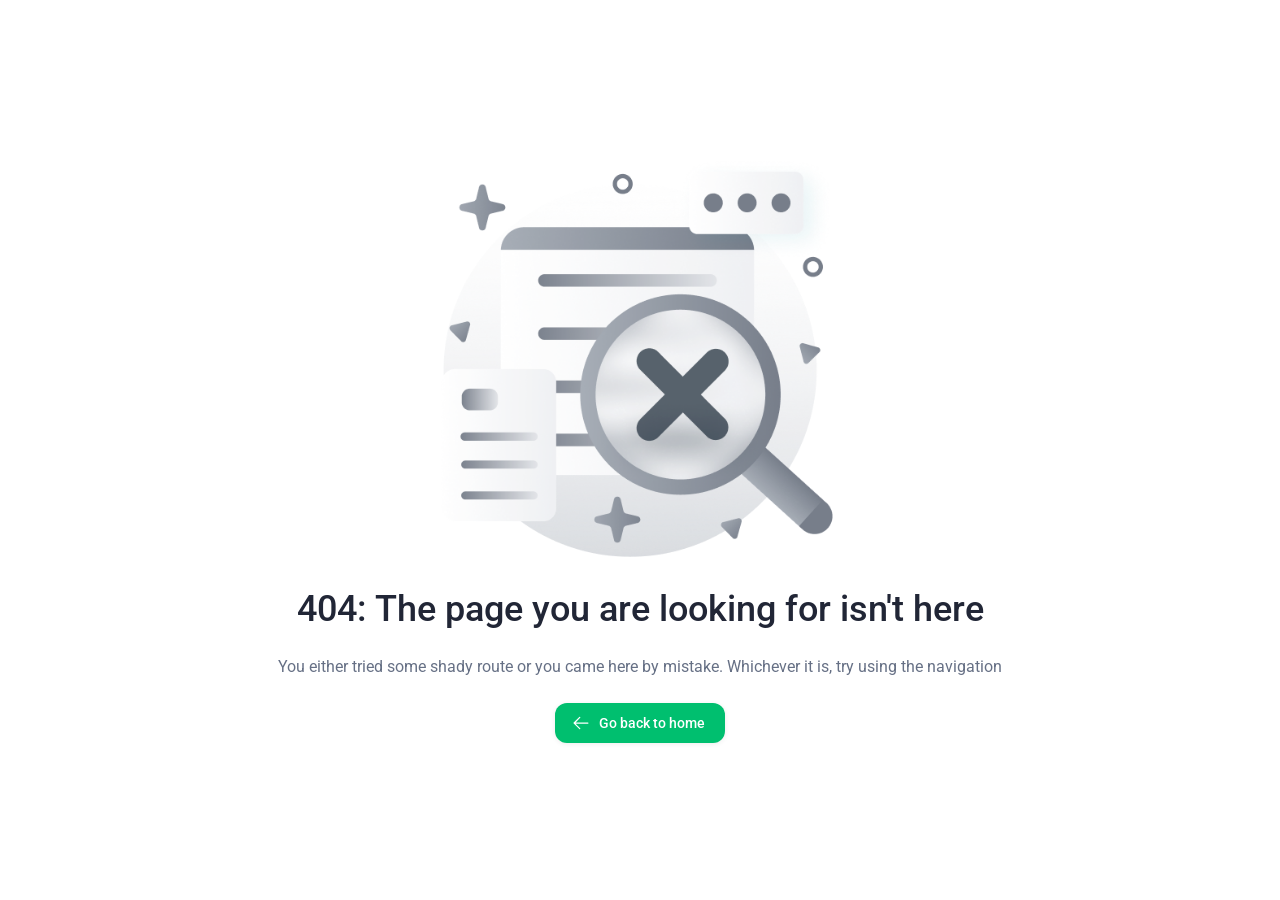
<file: 404/index.html>
<!DOCTYPE html><!--pXuazbyAXWhC5w6zImV0I--><html lang="fr"><head><meta charSet="utf-8"/><meta name="viewport" content="width=device-width, initial-scale=1"/><link rel="preload" as="image" href="/assets/error-404.png"/><link rel="stylesheet" href="/_next/static/chunks/e582fd2f82b62158.css" data-precedence="next"/><link rel="preload" as="script" fetchPriority="low" href="/_next/static/chunks/8102bac58544704f.js"/><script src="/_next/static/chunks/248cba0fcb3874ed.js" async=""></script><script src="/_next/static/chunks/ba8a736ce3226769.js" async=""></script><script src="/_next/static/chunks/8008d994f91f0fb6.js" async=""></script><script src="/_next/static/chunks/652ad0aa26265c47.js" async=""></script><script src="/_next/static/chunks/turbopack-ed0dde22ac0d09c6.js" async=""></script><script src="/_next/static/chunks/06a0031db6127e01.js" async=""></script><script src="/_next/static/chunks/247eb132b7f7b574.js" async=""></script><script src="/_next/static/chunks/5ab1fee3d4041d63.js" async=""></script><script src="/_next/static/chunks/f493c8ebcf0b09a3.js" async=""></script><script src="/_next/static/chunks/4e0bb8604c2503f7.js" async=""></script><script src="/_next/static/chunks/df7bfbd27ab0757d.js" async=""></script><meta name="robots" content="noindex"/><meta name="next-size-adjust" content=""/><title>Not found | Myrtea Kit | ADENI</title><meta name="description" content="ADENI est une association engagée pour le développement social, éducatif et solidaire à Djibouti. Découvrez nos actions et contactez-nous."/><meta name="robots" content="index, follow"/><meta name="googlebot" content="index, follow, max-video-preview:-1, max-image-preview:large, max-snippet:-1"/><link rel="canonical" href="https://adeni-dj.org/"/><meta property="og:title" content="ADENI – Association pour le développement et la solidarité"/><meta property="og:description" content="Association engagée pour le développement social, éducatif et solidaire à Djibouti."/><meta property="og:url" content="https://adeni-dj.org/"/><meta property="og:site_name" content="ADENI"/><meta property="og:locale" content="fr_FR"/><meta property="og:image" content="https://adeni-dj.org/logo.png"/><meta property="og:image:width" content="1200"/><meta property="og:image:height" content="630"/><meta property="og:image:alt" content="ADENI"/><meta property="og:type" content="website"/><meta name="twitter:card" content="summary_large_image"/><meta name="twitter:title" content="ADENI – Association pour le développement et la solidarité"/><meta name="twitter:description" content="Association engagée pour le développement social, éducatif et solidaire à Djibouti."/><meta name="twitter:image" content="https://adeni-dj.org/logo.png"/><link rel="icon" href="/favicon.ico"/><link rel="apple-touch-icon" href="/apple-touch-icon.png"/><script src="/_next/static/chunks/a6dad97d9634a72d.js" noModule=""></script><style data-emotion="mui-global lylr3s">html{-webkit-font-smoothing:antialiased;-moz-osx-font-smoothing:grayscale;box-sizing:border-box;-webkit-text-size-adjust:100%;}*,*::before,*::after{box-sizing:inherit;}strong,b{font-weight:700;}body{margin:0;color:var(--mui-palette-text-primary);font-family:"Roboto","Barlow","Montserrat","Inter",-apple-system,BlinkMacSystemFont,"Segoe UI",Helvetica,Arial,sans-serif,"Apple Color Emoji","Segoe UI Emoji";font-weight:400;font-size:1rem;line-height:1.5;background-color:var(--mui-palette-background-default);}@media print{body{background-color:var(--mui-palette-common-white);}}body::backdrop{background-color:var(--mui-palette-background-default);}</style><style data-emotion="mui-global 1vcqmmn">:root{--mui-spacing:8px;--mui-shape-borderRadius:8px;--mui-shadows-0:none;--mui-shadows-1:0px 1px 2px rgba(0, 0, 0, 0.08);--mui-shadows-2:0px 1px 5px rgba(0, 0, 0, 0.08);--mui-shadows-3:0px 1px 8px rgba(0, 0, 0, 0.08);--mui-shadows-4:0px 1px 10px rgba(0, 0, 0, 0.08);--mui-shadows-5:0px 1px 14px rgba(0, 0, 0, 0.08);--mui-shadows-6:0px 1px 18px rgba(0, 0, 0, 0.08);--mui-shadows-7:0px 2px 16px rgba(0, 0, 0, 0.08);--mui-shadows-8:0px 3px 14px rgba(0, 0, 0, 0.08);--mui-shadows-9:0px 3px 16px rgba(0, 0, 0, 0.08);--mui-shadows-10:0px 4px 18px rgba(0, 0, 0, 0.08);--mui-shadows-11:0px 4px 20px rgba(0, 0, 0, 0.08);--mui-shadows-12:0px 5px 22px rgba(0, 0, 0, 0.08);--mui-shadows-13:0px 5px 24px rgba(0, 0, 0, 0.08);--mui-shadows-14:0px 5px 26px rgba(0, 0, 0, 0.08);--mui-shadows-15:0px 6px 28px rgba(0, 0, 0, 0.08);--mui-shadows-16:0px 6px 30px rgba(0, 0, 0, 0.08);--mui-shadows-17:0px 6px 32px rgba(0, 0, 0, 0.08);--mui-shadows-18:0px 7px 34px rgba(0, 0, 0, 0.08);--mui-shadows-19:0px 7px 36px rgba(0, 0, 0, 0.08);--mui-shadows-20:0px 8px 38px rgba(0, 0, 0, 0.08);--mui-shadows-21:0px 8px 40px rgba(0, 0, 0, 0.08);--mui-shadows-22:0px 8px 42px rgba(0, 0, 0, 0.08);--mui-shadows-23:0px 9px 44px rgba(0, 0, 0, 0.08);--mui-shadows-24:0px 9px 46px rgba(0, 0, 0, 0.08);--mui-zIndex-mobileStepper:1000;--mui-zIndex-fab:1050;--mui-zIndex-speedDial:1050;--mui-zIndex-appBar:1100;--mui-zIndex-drawer:1200;--mui-zIndex-modal:1300;--mui-zIndex-snackbar:1400;--mui-zIndex-tooltip:1500;--mui-font-body1:400 1rem/1.5 "Roboto","Barlow","Montserrat","Inter",-apple-system,BlinkMacSystemFont,"Segoe UI",Helvetica,Arial,sans-serif,"Apple Color Emoji","Segoe UI Emoji";--mui-font-body2:400 0.875rem/1.57 "Roboto","Barlow","Montserrat","Inter",-apple-system,BlinkMacSystemFont,"Segoe UI",Helvetica,Arial,sans-serif,"Apple Color Emoji","Segoe UI Emoji";--mui-font-button:500 0.875rem/1.75 "Roboto","Barlow","Montserrat","Inter",-apple-system,BlinkMacSystemFont,"Segoe UI",Helvetica,Arial,sans-serif,"Apple Color Emoji","Segoe UI Emoji";--mui-font-caption:400 0.75rem/1.66 "Roboto","Barlow","Montserrat","Inter",-apple-system,BlinkMacSystemFont,"Segoe UI",Helvetica,Arial,sans-serif,"Apple Color Emoji","Segoe UI Emoji";--mui-font-subtitle1:500 1rem/1.57 "Roboto","Barlow","Montserrat","Inter",-apple-system,BlinkMacSystemFont,"Segoe UI",Helvetica,Arial,sans-serif,"Apple Color Emoji","Segoe UI Emoji";--mui-font-subtitle2:500 0.875rem/1.57 "Roboto","Barlow","Montserrat","Inter",-apple-system,BlinkMacSystemFont,"Segoe UI",Helvetica,Arial,sans-serif,"Apple Color Emoji","Segoe UI Emoji";--mui-font-overline:500 0.75rem/2.5 "Roboto","Barlow","Montserrat","Inter",-apple-system,BlinkMacSystemFont,"Segoe UI",Helvetica,Arial,sans-serif,"Apple Color Emoji","Segoe UI Emoji";--mui-font-h1:500 3.5rem/1.2 "Roboto","Barlow","Montserrat","Inter",-apple-system,BlinkMacSystemFont,"Segoe UI",Helvetica,Arial,sans-serif,"Apple Color Emoji","Segoe UI Emoji";--mui-font-h2:500 3rem/1.2 "Roboto","Barlow","Montserrat","Inter",-apple-system,BlinkMacSystemFont,"Segoe UI",Helvetica,Arial,sans-serif,"Apple Color Emoji","Segoe UI Emoji";--mui-font-h3:500 2.25rem/1.2 "Roboto","Barlow","Montserrat","Inter",-apple-system,BlinkMacSystemFont,"Segoe UI",Helvetica,Arial,sans-serif,"Apple Color Emoji","Segoe UI Emoji";--mui-font-h4:500 2rem/1.2 "Roboto","Barlow","Montserrat","Inter",-apple-system,BlinkMacSystemFont,"Segoe UI",Helvetica,Arial,sans-serif,"Apple Color Emoji","Segoe UI Emoji";--mui-font-h5:500 1.5rem/1.2 "Roboto","Barlow","Montserrat","Inter",-apple-system,BlinkMacSystemFont,"Segoe UI",Helvetica,Arial,sans-serif,"Apple Color Emoji","Segoe UI Emoji";--mui-font-h6:500 1.125rem/1.2 "Roboto","Barlow","Montserrat","Inter",-apple-system,BlinkMacSystemFont,"Segoe UI",Helvetica,Arial,sans-serif,"Apple Color Emoji","Segoe UI Emoji";--mui-font-inherit:inherit inherit/inherit inherit;}:root,.light{-webkit-print-color-scheme:light;color-scheme:light;--mui-palette-action-disabledBackground:rgba(0, 0, 0, 0.06);--mui-palette-action-active:rgba(0, 0, 0, 0.54);--mui-palette-action-hover:rgba(0, 0, 0, 0.04);--mui-palette-action-hoverOpacity:0.04;--mui-palette-action-selected:rgba(0, 0, 0, 0.08);--mui-palette-action-selectedOpacity:0.08;--mui-palette-action-disabled:rgba(0, 0, 0, 0.26);--mui-palette-action-disabledOpacity:0.38;--mui-palette-action-focus:rgba(0, 0, 0, 0.12);--mui-palette-action-focusOpacity:0.12;--mui-palette-action-activatedOpacity:0.12;--mui-palette-action-activeChannel:0 0 0;--mui-palette-action-selectedChannel:0 0 0;--mui-palette-background-default:var(--mui-palette-common-white);--mui-palette-background-defaultChannel:255 255 255;--mui-palette-background-paper:var(--mui-palette-common-white);--mui-palette-background-paperChannel:255 255 255;--mui-palette-background-level1:var(--mui-palette-neutral-50);--mui-palette-background-level2:var(--mui-palette-neutral-100);--mui-palette-background-level3:var(--mui-palette-neutral-200);--mui-palette-common-black:#000000;--mui-palette-common-white:#ffffff;--mui-palette-common-background:#fff;--mui-palette-common-onBackground:#000;--mui-palette-common-backgroundChannel:255 255 255;--mui-palette-common-onBackgroundChannel:0 0 0;--mui-palette-divider:var(--mui-palette-neutral-200);--mui-palette-dividerChannel:220 223 228;--mui-palette-error-50:#fef3f2;--mui-palette-error-100:#fee4e2;--mui-palette-error-200:#ffcdc9;--mui-palette-error-300:#fdaaa4;--mui-palette-error-400:#f97970;--mui-palette-error-500:#f04438;--mui-palette-error-600:#de3024;--mui-palette-error-700:#bb241a;--mui-palette-error-800:#9a221a;--mui-palette-error-900:#80231c;--mui-palette-error-950:#460d09;--mui-palette-error-light:#f97970;--mui-palette-error-main:#f04438;--mui-palette-error-dark:#de3024;--mui-palette-error-contrastText:var(--mui-palette-common-white);--mui-palette-error-mainChannel:240 68 56;--mui-palette-error-lightChannel:249 121 112;--mui-palette-error-darkChannel:222 48 36;--mui-palette-error-contrastTextChannel:var(--mui-palette-common-white);--mui-palette-info-50:#ecfdff;--mui-palette-info-100:#cff7fe;--mui-palette-info-200:#a4eefd;--mui-palette-info-300:#66e0fa;--mui-palette-info-400:#10bee8;--mui-palette-info-500:#04aad6;--mui-palette-info-600:#0787b3;--mui-palette-info-700:#0d6d91;--mui-palette-info-800:#145876;--mui-palette-info-900:#154964;--mui-palette-info-950:#082f44;--mui-palette-info-light:#10bee8;--mui-palette-info-main:#04aad6;--mui-palette-info-dark:#0787b3;--mui-palette-info-contrastText:var(--mui-palette-common-white);--mui-palette-info-mainChannel:4 170 214;--mui-palette-info-lightChannel:16 190 232;--mui-palette-info-darkChannel:7 135 179;--mui-palette-info-contrastTextChannel:var(--mui-palette-common-white);--mui-palette-neutral-50:#f9fafb;--mui-palette-neutral-100:#f1f1f4;--mui-palette-neutral-200:#dcdfe4;--mui-palette-neutral-300:#b3b9c6;--mui-palette-neutral-400:#8a94a6;--mui-palette-neutral-500:#667085;--mui-palette-neutral-600:#565e73;--mui-palette-neutral-700:#434a60;--mui-palette-neutral-800:#313749;--mui-palette-neutral-900:#212636;--mui-palette-neutral-950:#121621;--mui-palette-primary-50:#e6f7ee;--mui-palette-primary-100:#c2ebd5;--mui-palette-primary-200:#9cdfbb;--mui-palette-primary-300:#6ed39a;--mui-palette-primary-400:#4ac886;--mui-palette-primary-500:#00bf6f;--mui-palette-primary-600:#00a05c;--mui-palette-primary-700:#008148;--mui-palette-primary-800:#006236;--mui-palette-primary-900:#004d2b;--mui-palette-primary-950:#00321c;--mui-palette-primary-light:#4ac886;--mui-palette-primary-main:#00bf6f;--mui-palette-primary-dark:#00a05c;--mui-palette-primary-contrastText:var(--mui-palette-common-white);--mui-palette-primary-mainChannel:0 191 111;--mui-palette-primary-lightChannel:74 200 134;--mui-palette-primary-darkChannel:0 160 92;--mui-palette-primary-contrastTextChannel:var(--mui-palette-common-white);--mui-palette-secondary-50:#fbfcfe;--mui-palette-secondary-100:#f0f4f8;--mui-palette-secondary-200:#dde7ee;--mui-palette-secondary-300:#cdd7e1;--mui-palette-secondary-400:#9fa6ad;--mui-palette-secondary-500:#636b74;--mui-palette-secondary-600:#555e68;--mui-palette-secondary-700:#32383e;--mui-palette-secondary-800:#202427;--mui-palette-secondary-900:#121517;--mui-palette-secondary-950:#090a0b;--mui-palette-secondary-light:#555e68;--mui-palette-secondary-main:#32383e;--mui-palette-secondary-dark:#202427;--mui-palette-secondary-contrastText:var(--mui-palette-common-white);--mui-palette-secondary-mainChannel:50 56 62;--mui-palette-secondary-lightChannel:85 94 104;--mui-palette-secondary-darkChannel:32 36 39;--mui-palette-secondary-contrastTextChannel:var(--mui-palette-common-white);--mui-palette-success-50:#f0fdfa;--mui-palette-success-100:#ccfbef;--mui-palette-success-200:#9af5e1;--mui-palette-success-300:#5fe9ce;--mui-palette-success-400:#2ed3b8;--mui-palette-success-500:#15b79f;--mui-palette-success-600:#0e9382;--mui-palette-success-700:#107569;--mui-palette-success-800:#115e56;--mui-palette-success-900:#134e48;--mui-palette-success-950:#042f2c;--mui-palette-success-light:#2ed3b8;--mui-palette-success-main:#15b79f;--mui-palette-success-dark:#0e9382;--mui-palette-success-contrastText:var(--mui-palette-common-white);--mui-palette-success-mainChannel:21 183 159;--mui-palette-success-lightChannel:46 211 184;--mui-palette-success-darkChannel:14 147 130;--mui-palette-success-contrastTextChannel:var(--mui-palette-common-white);--mui-palette-text-primary:var(--mui-palette-neutral-900);--mui-palette-text-primaryChannel:33 38 54;--mui-palette-text-secondary:var(--mui-palette-neutral-500);--mui-palette-text-secondaryChannel:102 112 133;--mui-palette-text-disabled:var(--mui-palette-neutral-400);--mui-palette-warning-50:#e6f7ee;--mui-palette-warning-100:#c2ebd5;--mui-palette-warning-200:#9cdfbb;--mui-palette-warning-300:#6ed39a;--mui-palette-warning-400:#4ac886;--mui-palette-warning-500:#00bf6f;--mui-palette-warning-600:#00a05c;--mui-palette-warning-700:#008148;--mui-palette-warning-800:#006236;--mui-palette-warning-900:#004d2b;--mui-palette-warning-950:#00321c;--mui-palette-warning-light:#4ac886;--mui-palette-warning-main:#00bf6f;--mui-palette-warning-dark:#00a05c;--mui-palette-warning-contrastText:var(--mui-palette-common-white);--mui-palette-warning-mainChannel:0 191 111;--mui-palette-warning-lightChannel:74 200 134;--mui-palette-warning-darkChannel:0 160 92;--mui-palette-warning-contrastTextChannel:var(--mui-palette-common-white);--mui-palette-grey-50:#fafafa;--mui-palette-grey-100:#f5f5f5;--mui-palette-grey-200:#eeeeee;--mui-palette-grey-300:#e0e0e0;--mui-palette-grey-400:#bdbdbd;--mui-palette-grey-500:#9e9e9e;--mui-palette-grey-600:#757575;--mui-palette-grey-700:#616161;--mui-palette-grey-800:#424242;--mui-palette-grey-900:#212121;--mui-palette-grey-A100:#f5f5f5;--mui-palette-grey-A200:#eeeeee;--mui-palette-grey-A400:#bdbdbd;--mui-palette-grey-A700:#616161;--mui-palette-Alert-errorColor:rgb(99, 48, 44);--mui-palette-Alert-infoColor:rgb(6, 76, 92);--mui-palette-Alert-successColor:rgb(18, 84, 73);--mui-palette-Alert-warningColor:rgb(29, 80, 53);--mui-palette-Alert-errorFilledBg:var(--mui-palette-error-main, #f04438);--mui-palette-Alert-infoFilledBg:var(--mui-palette-info-main, #04aad6);--mui-palette-Alert-successFilledBg:var(--mui-palette-success-main, #15b79f);--mui-palette-Alert-warningFilledBg:var(--mui-palette-warning-main, #00bf6f);--mui-palette-Alert-errorFilledColor:#fff;--mui-palette-Alert-infoFilledColor:rgba(0, 0, 0, 0.87);--mui-palette-Alert-successFilledColor:rgba(0, 0, 0, 0.87);--mui-palette-Alert-warningFilledColor:rgba(0, 0, 0, 0.87);--mui-palette-Alert-errorStandardBg:rgb(254, 241, 240);--mui-palette-Alert-infoStandardBg:rgb(231, 248, 252);--mui-palette-Alert-successStandardBg:rgb(234, 250, 247);--mui-palette-Alert-warningStandardBg:rgb(236, 249, 242);--mui-palette-Alert-errorIconColor:var(--mui-palette-error-main, #f04438);--mui-palette-Alert-infoIconColor:var(--mui-palette-info-main, #04aad6);--mui-palette-Alert-successIconColor:var(--mui-palette-success-main, #15b79f);--mui-palette-Alert-warningIconColor:var(--mui-palette-warning-main, #00bf6f);--mui-palette-AppBar-defaultBg:var(--mui-palette-grey-100, #f5f5f5);--mui-palette-Avatar-defaultBg:var(--mui-palette-grey-400, #bdbdbd);--mui-palette-Button-inheritContainedBg:var(--mui-palette-grey-300, #e0e0e0);--mui-palette-Button-inheritContainedHoverBg:var(--mui-palette-grey-A100, #f5f5f5);--mui-palette-Chip-defaultBorder:var(--mui-palette-grey-400, #bdbdbd);--mui-palette-Chip-defaultAvatarColor:var(--mui-palette-grey-700, #616161);--mui-palette-Chip-defaultIconColor:var(--mui-palette-grey-700, #616161);--mui-palette-FilledInput-bg:rgba(0, 0, 0, 0.06);--mui-palette-FilledInput-hoverBg:rgba(0, 0, 0, 0.09);--mui-palette-FilledInput-disabledBg:rgba(0, 0, 0, 0.12);--mui-palette-LinearProgress-primaryBg:rgb(158, 230, 200);--mui-palette-LinearProgress-secondaryBg:rgb(177, 179, 181);--mui-palette-LinearProgress-errorBg:rgb(249, 183, 179);--mui-palette-LinearProgress-infoBg:rgb(159, 222, 239);--mui-palette-LinearProgress-successBg:rgb(166, 227, 218);--mui-palette-LinearProgress-warningBg:rgb(158, 230, 200);--mui-palette-Skeleton-bg:rgba(var(--mui-palette-text-primaryChannel, 33 38 54) / 0.11);--mui-palette-Slider-primaryTrack:rgb(158, 230, 200);--mui-palette-Slider-secondaryTrack:rgb(177, 179, 181);--mui-palette-Slider-errorTrack:rgb(249, 183, 179);--mui-palette-Slider-infoTrack:rgb(159, 222, 239);--mui-palette-Slider-successTrack:rgb(166, 227, 218);--mui-palette-Slider-warningTrack:rgb(158, 230, 200);--mui-palette-SnackbarContent-bg:var(--mui-palette-common-white);--mui-palette-SpeedDialAction-fabHoverBg:var(--mui-palette-common-white);--mui-palette-StepConnector-border:var(--mui-palette-grey-400, #bdbdbd);--mui-palette-StepContent-border:var(--mui-palette-grey-400, #bdbdbd);--mui-palette-Switch-defaultColor:var(--mui-palette-common-white, #ffffff);--mui-palette-Switch-defaultDisabledColor:var(--mui-palette-grey-100, #f5f5f5);--mui-palette-Switch-primaryDisabledColor:rgb(158, 230, 200);--mui-palette-Switch-secondaryDisabledColor:rgb(177, 179, 181);--mui-palette-Switch-errorDisabledColor:rgb(249, 183, 179);--mui-palette-Switch-infoDisabledColor:rgb(159, 222, 239);--mui-palette-Switch-successDisabledColor:rgb(166, 227, 218);--mui-palette-Switch-warningDisabledColor:rgb(158, 230, 200);--mui-palette-TableCell-border:var(--mui-palette-neutral-200);--mui-palette-Tooltip-bg:rgba(97, 97, 97, 0.92);--mui-opacity-inputPlaceholder:0.42;--mui-opacity-inputUnderline:0.42;--mui-opacity-switchTrackDisabled:0.12;--mui-opacity-switchTrack:0.38;}.dark{-webkit-print-color-scheme:dark;color-scheme:dark;--mui-palette-common-black:#000000;--mui-palette-common-white:#ffffff;--mui-palette-common-background:#000;--mui-palette-common-onBackground:#fff;--mui-palette-common-backgroundChannel:0 0 0;--mui-palette-common-onBackgroundChannel:255 255 255;--mui-palette-primary-50:#e6f7ee;--mui-palette-primary-100:#c2ebd5;--mui-palette-primary-200:#9cdfbb;--mui-palette-primary-300:#6ed39a;--mui-palette-primary-400:#4ac886;--mui-palette-primary-500:#00bf6f;--mui-palette-primary-600:#00a05c;--mui-palette-primary-700:#008148;--mui-palette-primary-800:#006236;--mui-palette-primary-900:#004d2b;--mui-palette-primary-950:#00321c;--mui-palette-primary-light:#6ed39a;--mui-palette-primary-main:#4ac886;--mui-palette-primary-dark:#00bf6f;--mui-palette-primary-contrastText:var(--mui-palette-common-black);--mui-palette-primary-mainChannel:74 200 134;--mui-palette-primary-lightChannel:110 211 154;--mui-palette-primary-darkChannel:0 191 111;--mui-palette-primary-contrastTextChannel:var(--mui-palette-common-black);--mui-palette-secondary-50:#fbfcfe;--mui-palette-secondary-100:#f0f4f8;--mui-palette-secondary-200:#dde7ee;--mui-palette-secondary-300:#cdd7e1;--mui-palette-secondary-400:#9fa6ad;--mui-palette-secondary-500:#636b74;--mui-palette-secondary-600:#555e68;--mui-palette-secondary-700:#32383e;--mui-palette-secondary-800:#202427;--mui-palette-secondary-900:#121517;--mui-palette-secondary-950:#090a0b;--mui-palette-secondary-light:#f0f4f8;--mui-palette-secondary-main:#dde7ee;--mui-palette-secondary-dark:#cdd7e1;--mui-palette-secondary-contrastText:var(--mui-palette-common-black);--mui-palette-secondary-mainChannel:221 231 238;--mui-palette-secondary-lightChannel:240 244 248;--mui-palette-secondary-darkChannel:205 215 225;--mui-palette-secondary-contrastTextChannel:var(--mui-palette-common-black);--mui-palette-error-50:#fef3f2;--mui-palette-error-100:#fee4e2;--mui-palette-error-200:#ffcdc9;--mui-palette-error-300:#fdaaa4;--mui-palette-error-400:#f97970;--mui-palette-error-500:#f04438;--mui-palette-error-600:#de3024;--mui-palette-error-700:#bb241a;--mui-palette-error-800:#9a221a;--mui-palette-error-900:#80231c;--mui-palette-error-950:#460d09;--mui-palette-error-light:#fdaaa4;--mui-palette-error-main:#f97970;--mui-palette-error-dark:#f04438;--mui-palette-error-contrastText:var(--mui-palette-common-black);--mui-palette-error-mainChannel:249 121 112;--mui-palette-error-lightChannel:253 170 164;--mui-palette-error-darkChannel:240 68 56;--mui-palette-error-contrastTextChannel:var(--mui-palette-common-black);--mui-palette-warning-50:#e6f7ee;--mui-palette-warning-100:#c2ebd5;--mui-palette-warning-200:#9cdfbb;--mui-palette-warning-300:#6ed39a;--mui-palette-warning-400:#4ac886;--mui-palette-warning-500:#00bf6f;--mui-palette-warning-600:#00a05c;--mui-palette-warning-700:#008148;--mui-palette-warning-800:#006236;--mui-palette-warning-900:#004d2b;--mui-palette-warning-950:#00321c;--mui-palette-warning-light:#6ed39a;--mui-palette-warning-main:#4ac886;--mui-palette-warning-dark:#00bf6f;--mui-palette-warning-contrastText:var(--mui-palette-common-black);--mui-palette-warning-mainChannel:74 200 134;--mui-palette-warning-lightChannel:110 211 154;--mui-palette-warning-darkChannel:0 191 111;--mui-palette-warning-contrastTextChannel:var(--mui-palette-common-black);--mui-palette-info-50:#ecfdff;--mui-palette-info-100:#cff7fe;--mui-palette-info-200:#a4eefd;--mui-palette-info-300:#66e0fa;--mui-palette-info-400:#10bee8;--mui-palette-info-500:#04aad6;--mui-palette-info-600:#0787b3;--mui-palette-info-700:#0d6d91;--mui-palette-info-800:#145876;--mui-palette-info-900:#154964;--mui-palette-info-950:#082f44;--mui-palette-info-light:#66e0fa;--mui-palette-info-main:#10bee8;--mui-palette-info-dark:#04aad6;--mui-palette-info-contrastText:var(--mui-palette-common-black);--mui-palette-info-mainChannel:16 190 232;--mui-palette-info-lightChannel:102 224 250;--mui-palette-info-darkChannel:4 170 214;--mui-palette-info-contrastTextChannel:var(--mui-palette-common-black);--mui-palette-success-50:#f0fdfa;--mui-palette-success-100:#ccfbef;--mui-palette-success-200:#9af5e1;--mui-palette-success-300:#5fe9ce;--mui-palette-success-400:#2ed3b8;--mui-palette-success-500:#15b79f;--mui-palette-success-600:#0e9382;--mui-palette-success-700:#107569;--mui-palette-success-800:#115e56;--mui-palette-success-900:#134e48;--mui-palette-success-950:#042f2c;--mui-palette-success-light:#5fe9ce;--mui-palette-success-main:#2ed3b8;--mui-palette-success-dark:#15b79f;--mui-palette-success-contrastText:var(--mui-palette-common-black);--mui-palette-success-mainChannel:46 211 184;--mui-palette-success-lightChannel:95 233 206;--mui-palette-success-darkChannel:21 183 159;--mui-palette-success-contrastTextChannel:var(--mui-palette-common-black);--mui-palette-grey-50:#fafafa;--mui-palette-grey-100:#f5f5f5;--mui-palette-grey-200:#eeeeee;--mui-palette-grey-300:#e0e0e0;--mui-palette-grey-400:#bdbdbd;--mui-palette-grey-500:#9e9e9e;--mui-palette-grey-600:#757575;--mui-palette-grey-700:#616161;--mui-palette-grey-800:#424242;--mui-palette-grey-900:#212121;--mui-palette-grey-A100:#f5f5f5;--mui-palette-grey-A200:#eeeeee;--mui-palette-grey-A400:#bdbdbd;--mui-palette-grey-A700:#616161;--mui-palette-text-primary:var(--mui-palette-neutral-100);--mui-palette-text-secondary:var(--mui-palette-neutral-400);--mui-palette-text-disabled:var(--mui-palette-neutral-600);--mui-palette-text-icon:rgba(255, 255, 255, 0.5);--mui-palette-text-primaryChannel:240 244 248;--mui-palette-text-secondaryChannel:159 166 173;--mui-palette-divider:var(--mui-palette-neutral-700);--mui-palette-background-paper:var(--mui-palette-neutral-900);--mui-palette-background-default:var(--mui-palette-neutral-950);--mui-palette-background-defaultChannel:9 10 11;--mui-palette-background-paperChannel:19 78 72;--mui-palette-background-level1:var(--mui-palette-neutral-800);--mui-palette-background-level2:var(--mui-palette-neutral-700);--mui-palette-background-level3:var(--mui-palette-neutral-600);--mui-palette-action-active:#fff;--mui-palette-action-hover:rgba(255, 255, 255, 0.08);--mui-palette-action-hoverOpacity:0.08;--mui-palette-action-selected:rgba(255, 255, 255, 0.16);--mui-palette-action-selectedOpacity:0.16;--mui-palette-action-disabled:rgba(255, 255, 255, 0.3);--mui-palette-action-disabledBackground:rgba(0, 0, 0, 0.12);--mui-palette-action-disabledOpacity:0.38;--mui-palette-action-focus:rgba(255, 255, 255, 0.12);--mui-palette-action-focusOpacity:0.12;--mui-palette-action-activatedOpacity:0.24;--mui-palette-action-activeChannel:255 255 255;--mui-palette-action-selectedChannel:255 255 255;--mui-palette-dividerChannel:50 56 62;--mui-palette-neutral-50:#fbfcfe;--mui-palette-neutral-100:#f0f4f8;--mui-palette-neutral-200:#dde7ee;--mui-palette-neutral-300:#cdd7e1;--mui-palette-neutral-400:#9fa6ad;--mui-palette-neutral-500:#636b74;--mui-palette-neutral-600:#555e68;--mui-palette-neutral-700:#32383e;--mui-palette-neutral-800:#202427;--mui-palette-neutral-900:#121517;--mui-palette-neutral-950:#090a0b;--mui-palette-Alert-errorColor:rgb(254, 221, 218);--mui-palette-Alert-infoColor:rgb(193, 242, 253);--mui-palette-Alert-successColor:rgb(191, 246, 235);--mui-palette-Alert-warningColor:rgb(197, 237, 214);--mui-palette-Alert-errorFilledBg:var(--mui-palette-error-dark, #f04438);--mui-palette-Alert-infoFilledBg:var(--mui-palette-info-dark, #04aad6);--mui-palette-Alert-successFilledBg:var(--mui-palette-success-dark, #15b79f);--mui-palette-Alert-warningFilledBg:var(--mui-palette-warning-dark, #00bf6f);--mui-palette-Alert-errorFilledColor:#fff;--mui-palette-Alert-infoFilledColor:rgba(0, 0, 0, 0.87);--mui-palette-Alert-successFilledColor:rgba(0, 0, 0, 0.87);--mui-palette-Alert-warningFilledColor:rgba(0, 0, 0, 0.87);--mui-palette-Alert-errorStandardBg:rgb(25, 16, 16);--mui-palette-Alert-infoStandardBg:rgb(10, 22, 24);--mui-palette-Alert-successStandardBg:rgb(9, 23, 20);--mui-palette-Alert-warningStandardBg:rgb(10, 21, 15);--mui-palette-Alert-errorIconColor:var(--mui-palette-error-main, #f97970);--mui-palette-Alert-infoIconColor:var(--mui-palette-info-main, #10bee8);--mui-palette-Alert-successIconColor:var(--mui-palette-success-main, #2ed3b8);--mui-palette-Alert-warningIconColor:var(--mui-palette-warning-main, #4ac886);--mui-palette-AppBar-defaultBg:var(--mui-palette-grey-900, #212121);--mui-palette-AppBar-darkBg:var(--mui-palette-background-paper, var(--mui-palette-neutral-900));--mui-palette-AppBar-darkColor:var(--mui-palette-text-primary, var(--mui-palette-neutral-100));--mui-palette-Avatar-defaultBg:var(--mui-palette-grey-600, #757575);--mui-palette-Button-inheritContainedBg:var(--mui-palette-grey-800, #424242);--mui-palette-Button-inheritContainedHoverBg:var(--mui-palette-grey-700, #616161);--mui-palette-Chip-defaultBorder:var(--mui-palette-grey-700, #616161);--mui-palette-Chip-defaultAvatarColor:var(--mui-palette-grey-300, #e0e0e0);--mui-palette-Chip-defaultIconColor:var(--mui-palette-grey-300, #e0e0e0);--mui-palette-FilledInput-bg:rgba(255, 255, 255, 0.09);--mui-palette-FilledInput-hoverBg:rgba(255, 255, 255, 0.13);--mui-palette-FilledInput-disabledBg:rgba(255, 255, 255, 0.12);--mui-palette-LinearProgress-primaryBg:rgb(37, 100, 67);--mui-palette-LinearProgress-secondaryBg:rgb(110, 115, 119);--mui-palette-LinearProgress-errorBg:rgb(124, 60, 56);--mui-palette-LinearProgress-infoBg:rgb(8, 95, 116);--mui-palette-LinearProgress-successBg:rgb(23, 105, 92);--mui-palette-LinearProgress-warningBg:rgb(37, 100, 67);--mui-palette-Skeleton-bg:rgba(var(--mui-palette-text-primaryChannel, 240 244 248) / 0.13);--mui-palette-Slider-primaryTrack:rgb(37, 100, 67);--mui-palette-Slider-secondaryTrack:rgb(110, 115, 119);--mui-palette-Slider-errorTrack:rgb(124, 60, 56);--mui-palette-Slider-infoTrack:rgb(8, 95, 116);--mui-palette-Slider-successTrack:rgb(23, 105, 92);--mui-palette-Slider-warningTrack:rgb(37, 100, 67);--mui-palette-SnackbarContent-bg:var(--mui-palette-neutral-950);--mui-palette-SpeedDialAction-fabHoverBg:var(--mui-palette-neutral-900);--mui-palette-StepConnector-border:var(--mui-palette-grey-600, #757575);--mui-palette-StepContent-border:var(--mui-palette-grey-600, #757575);--mui-palette-Switch-defaultColor:var(--mui-palette-grey-300, #e0e0e0);--mui-palette-Switch-defaultDisabledColor:var(--mui-palette-grey-600, #757575);--mui-palette-Switch-primaryDisabledColor:rgb(33, 89, 60);--mui-palette-Switch-secondaryDisabledColor:rgb(99, 103, 107);--mui-palette-Switch-errorDisabledColor:rgb(112, 54, 50);--mui-palette-Switch-infoDisabledColor:rgb(7, 85, 104);--mui-palette-Switch-successDisabledColor:rgb(20, 94, 82);--mui-palette-Switch-warningDisabledColor:rgb(33, 89, 60);--mui-palette-TableCell-border:var(--mui-palette-neutral-700);--mui-palette-Tooltip-bg:rgba(97, 97, 97, 0.92);--mui-opacity-inputPlaceholder:0.5;--mui-opacity-inputUnderline:0.7;--mui-opacity-switchTrackDisabled:0.2;--mui-opacity-switchTrack:0.3;--mui-overlays-0:none;--mui-overlays-1:linear-gradient(rgba(255 255 255 / 0.051), rgba(255 255 255 / 0.051));--mui-overlays-2:linear-gradient(rgba(255 255 255 / 0.069), rgba(255 255 255 / 0.069));--mui-overlays-3:linear-gradient(rgba(255 255 255 / 0.082), rgba(255 255 255 / 0.082));--mui-overlays-4:linear-gradient(rgba(255 255 255 / 0.092), rgba(255 255 255 / 0.092));--mui-overlays-5:linear-gradient(rgba(255 255 255 / 0.101), rgba(255 255 255 / 0.101));--mui-overlays-6:linear-gradient(rgba(255 255 255 / 0.108), rgba(255 255 255 / 0.108));--mui-overlays-7:linear-gradient(rgba(255 255 255 / 0.114), rgba(255 255 255 / 0.114));--mui-overlays-8:linear-gradient(rgba(255 255 255 / 0.119), rgba(255 255 255 / 0.119));--mui-overlays-9:linear-gradient(rgba(255 255 255 / 0.124), rgba(255 255 255 / 0.124));--mui-overlays-10:linear-gradient(rgba(255 255 255 / 0.128), rgba(255 255 255 / 0.128));--mui-overlays-11:linear-gradient(rgba(255 255 255 / 0.132), rgba(255 255 255 / 0.132));--mui-overlays-12:linear-gradient(rgba(255 255 255 / 0.135), rgba(255 255 255 / 0.135));--mui-overlays-13:linear-gradient(rgba(255 255 255 / 0.139), rgba(255 255 255 / 0.139));--mui-overlays-14:linear-gradient(rgba(255 255 255 / 0.142), rgba(255 255 255 / 0.142));--mui-overlays-15:linear-gradient(rgba(255 255 255 / 0.145), rgba(255 255 255 / 0.145));--mui-overlays-16:linear-gradient(rgba(255 255 255 / 0.147), rgba(255 255 255 / 0.147));--mui-overlays-17:linear-gradient(rgba(255 255 255 / 0.15), rgba(255 255 255 / 0.15));--mui-overlays-18:linear-gradient(rgba(255 255 255 / 0.152), rgba(255 255 255 / 0.152));--mui-overlays-19:linear-gradient(rgba(255 255 255 / 0.155), rgba(255 255 255 / 0.155));--mui-overlays-20:linear-gradient(rgba(255 255 255 / 0.157), rgba(255 255 255 / 0.157));--mui-overlays-21:linear-gradient(rgba(255 255 255 / 0.159), rgba(255 255 255 / 0.159));--mui-overlays-22:linear-gradient(rgba(255 255 255 / 0.161), rgba(255 255 255 / 0.161));--mui-overlays-23:linear-gradient(rgba(255 255 255 / 0.163), rgba(255 255 255 / 0.163));--mui-overlays-24:linear-gradient(rgba(255 255 255 / 0.165), rgba(255 255 255 / 0.165));}</style><style data-emotion="mui pq4j27 mm9xed 0 1hm4y2z 12vz3j uh69i8 18j2uk3 uyovhh cveorv">.mui-pq4j27{-webkit-align-items:center;-webkit-box-align:center;-ms-flex-align:center;align-items:center;display:-webkit-box;display:-webkit-flex;display:-ms-flexbox;display:flex;-webkit-box-pack:center;-ms-flex-pack:center;-webkit-justify-content:center;justify-content:center;min-height:100%;}.mui-mm9xed{display:-webkit-box;display:-webkit-flex;display:-ms-flexbox;display:flex;-webkit-flex-direction:column;-ms-flex-direction:column;flex-direction:column;gap:calc(3 * var(--mui-spacing));-webkit-align-items:center;-webkit-box-align:center;-ms-flex-align:center;align-items:center;max-width:900px;}.mui-1hm4y2z{display:inline-block;height:auto;max-width:100%;width:400px;}.mui-12vz3j{margin:0;font-family:"Roboto","Barlow","Montserrat","Inter",-apple-system,BlinkMacSystemFont,"Segoe UI",Helvetica,Arial,sans-serif,"Apple Color Emoji","Segoe UI Emoji";font-weight:500;font-size:2.25rem;line-height:1.2;text-align:center;}.mui-uh69i8{margin:0;font-family:"Roboto","Barlow","Montserrat","Inter",-apple-system,BlinkMacSystemFont,"Segoe UI",Helvetica,Arial,sans-serif,"Apple Color Emoji","Segoe UI Emoji";font-weight:400;font-size:1rem;line-height:1.5;color:var(--mui-palette-text-secondary);text-align:center;}.mui-18j2uk3{font-family:"Roboto","Barlow","Montserrat","Inter",-apple-system,BlinkMacSystemFont,"Segoe UI",Helvetica,Arial,sans-serif,"Apple Color Emoji","Segoe UI Emoji";font-weight:500;font-size:0.875rem;line-height:1.75;text-transform:uppercase;min-width:64px;padding:6px 16px;border:0;border-radius:var(--mui-shape-borderRadius);-webkit-transition:background-color 250ms cubic-bezier(0.4, 0, 0.2, 1) 0ms,box-shadow 250ms cubic-bezier(0.4, 0, 0.2, 1) 0ms,border-color 250ms cubic-bezier(0.4, 0, 0.2, 1) 0ms,color 250ms cubic-bezier(0.4, 0, 0.2, 1) 0ms;transition:background-color 250ms cubic-bezier(0.4, 0, 0.2, 1) 0ms,box-shadow 250ms cubic-bezier(0.4, 0, 0.2, 1) 0ms,border-color 250ms cubic-bezier(0.4, 0, 0.2, 1) 0ms,color 250ms cubic-bezier(0.4, 0, 0.2, 1) 0ms;color:var(--variant-containedColor);background-color:var(--variant-containedBg);box-shadow:var(--mui-shadows-2);--variant-textColor:var(--mui-palette-primary-main);--variant-outlinedColor:var(--mui-palette-primary-main);--variant-outlinedBorder:rgba(var(--mui-palette-primary-mainChannel) / 0.5);--variant-containedColor:var(--mui-palette-primary-contrastText);--variant-containedBg:var(--mui-palette-primary-main);-webkit-transition:background-color 250ms cubic-bezier(0.4, 0, 0.2, 1) 0ms,box-shadow 250ms cubic-bezier(0.4, 0, 0.2, 1) 0ms,border-color 250ms cubic-bezier(0.4, 0, 0.2, 1) 0ms;transition:background-color 250ms cubic-bezier(0.4, 0, 0.2, 1) 0ms,box-shadow 250ms cubic-bezier(0.4, 0, 0.2, 1) 0ms,border-color 250ms cubic-bezier(0.4, 0, 0.2, 1) 0ms;border-radius:12px;text-transform:none;padding:8px 20px;}.mui-18j2uk3:hover{-webkit-text-decoration:none;text-decoration:none;}.mui-18j2uk3.Mui-disabled{color:var(--mui-palette-action-disabled);}.mui-18j2uk3:hover{box-shadow:var(--mui-shadows-4);}@media (hover: none){.mui-18j2uk3:hover{box-shadow:var(--mui-shadows-2);}}.mui-18j2uk3:active{box-shadow:var(--mui-shadows-8);}.mui-18j2uk3.Mui-focusVisible{box-shadow:var(--mui-shadows-6);}.mui-18j2uk3.Mui-disabled{color:var(--mui-palette-action-disabled);box-shadow:var(--mui-shadows-0);background-color:var(--mui-palette-action-disabledBackground);}@media (hover: hover){.mui-18j2uk3:hover{--variant-containedBg:var(--mui-palette-primary-dark);--variant-textBg:rgba(var(--mui-palette-primary-mainChannel) / calc(var(--mui-palette-action-hoverOpacity)));--variant-outlinedBorder:var(--mui-palette-primary-main);--variant-outlinedBg:rgba(var(--mui-palette-primary-mainChannel) / calc(var(--mui-palette-action-hoverOpacity)));}}.mui-18j2uk3.MuiButton-loading{color:transparent;}.mui-uyovhh{display:-webkit-inline-box;display:-webkit-inline-flex;display:-ms-inline-flexbox;display:inline-flex;-webkit-align-items:center;-webkit-box-align:center;-ms-flex-align:center;align-items:center;-webkit-box-pack:center;-ms-flex-pack:center;-webkit-justify-content:center;justify-content:center;position:relative;box-sizing:border-box;-webkit-tap-highlight-color:transparent;background-color:transparent;outline:0;border:0;margin:0;border-radius:0;padding:0;cursor:pointer;-webkit-user-select:none;-moz-user-select:none;-ms-user-select:none;user-select:none;vertical-align:middle;-moz-appearance:none;-webkit-appearance:none;-webkit-text-decoration:none;text-decoration:none;color:inherit;font-family:"Roboto","Barlow","Montserrat","Inter",-apple-system,BlinkMacSystemFont,"Segoe UI",Helvetica,Arial,sans-serif,"Apple Color Emoji","Segoe UI Emoji";font-weight:500;font-size:0.875rem;line-height:1.75;text-transform:uppercase;min-width:64px;padding:6px 16px;border:0;border-radius:var(--mui-shape-borderRadius);-webkit-transition:background-color 250ms cubic-bezier(0.4, 0, 0.2, 1) 0ms,box-shadow 250ms cubic-bezier(0.4, 0, 0.2, 1) 0ms,border-color 250ms cubic-bezier(0.4, 0, 0.2, 1) 0ms,color 250ms cubic-bezier(0.4, 0, 0.2, 1) 0ms;transition:background-color 250ms cubic-bezier(0.4, 0, 0.2, 1) 0ms,box-shadow 250ms cubic-bezier(0.4, 0, 0.2, 1) 0ms,border-color 250ms cubic-bezier(0.4, 0, 0.2, 1) 0ms,color 250ms cubic-bezier(0.4, 0, 0.2, 1) 0ms;color:var(--variant-containedColor);background-color:var(--variant-containedBg);box-shadow:var(--mui-shadows-2);--variant-textColor:var(--mui-palette-primary-main);--variant-outlinedColor:var(--mui-palette-primary-main);--variant-outlinedBorder:rgba(var(--mui-palette-primary-mainChannel) / 0.5);--variant-containedColor:var(--mui-palette-primary-contrastText);--variant-containedBg:var(--mui-palette-primary-main);-webkit-transition:background-color 250ms cubic-bezier(0.4, 0, 0.2, 1) 0ms,box-shadow 250ms cubic-bezier(0.4, 0, 0.2, 1) 0ms,border-color 250ms cubic-bezier(0.4, 0, 0.2, 1) 0ms;transition:background-color 250ms cubic-bezier(0.4, 0, 0.2, 1) 0ms,box-shadow 250ms cubic-bezier(0.4, 0, 0.2, 1) 0ms,border-color 250ms cubic-bezier(0.4, 0, 0.2, 1) 0ms;border-radius:12px;text-transform:none;padding:8px 20px;}.mui-uyovhh::-moz-focus-inner{border-style:none;}.mui-uyovhh.Mui-disabled{pointer-events:none;cursor:default;}@media print{.mui-uyovhh{-webkit-print-color-adjust:exact;color-adjust:exact;}}.mui-uyovhh:hover{-webkit-text-decoration:none;text-decoration:none;}.mui-uyovhh.Mui-disabled{color:var(--mui-palette-action-disabled);}.mui-uyovhh:hover{box-shadow:var(--mui-shadows-4);}@media (hover: none){.mui-uyovhh:hover{box-shadow:var(--mui-shadows-2);}}.mui-uyovhh:active{box-shadow:var(--mui-shadows-8);}.mui-uyovhh.Mui-focusVisible{box-shadow:var(--mui-shadows-6);}.mui-uyovhh.Mui-disabled{color:var(--mui-palette-action-disabled);box-shadow:var(--mui-shadows-0);background-color:var(--mui-palette-action-disabledBackground);}@media (hover: hover){.mui-uyovhh:hover{--variant-containedBg:var(--mui-palette-primary-dark);--variant-textBg:rgba(var(--mui-palette-primary-mainChannel) / calc(var(--mui-palette-action-hoverOpacity)));--variant-outlinedBorder:var(--mui-palette-primary-main);--variant-outlinedBg:rgba(var(--mui-palette-primary-mainChannel) / calc(var(--mui-palette-action-hoverOpacity)));}}.mui-uyovhh.MuiButton-loading{color:transparent;}.mui-cveorv{display:inherit;margin-right:8px;margin-left:-4px;}.mui-cveorv>*:nth-of-type(1){font-size:20px;}</style></head><body><div hidden=""><!--$--><!--/$--></div><main class="MuiBox-root mui-pq4j27"><div class="MuiStack-root mui-mm9xed"><div class="MuiBox-root mui-0"><img class="MuiBox-root mui-1hm4y2z" alt="Under development" src="/assets/error-404.png"/></div><h3 class="MuiTypography-root MuiTypography-h3 mui-12vz3j">404: The page you are looking for isn&#x27;t here</h3><p class="MuiTypography-root MuiTypography-body1 mui-uh69i8">You either tried some shady route or you came here by mistake. Whichever it is, try using the navigation</p><a href="/"><button class="MuiButtonBase-root MuiButton-root MuiButton-contained MuiButton-containedPrimary MuiButton-sizeMedium MuiButton-containedSizeMedium MuiButton-colorPrimary MuiButton-root MuiButton-contained MuiButton-containedPrimary MuiButton-sizeMedium MuiButton-containedSizeMedium MuiButton-colorPrimary mui-uyovhh" tabindex="0" type="button"><span class="MuiButton-icon MuiButton-startIcon MuiButton-iconSizeMedium mui-cveorv"><svg xmlns="http://www.w3.org/2000/svg" width="1em" height="1em" fill="currentColor" viewBox="0 0 256 256"><path d="M224,128a8,8,0,0,1-8,8H59.31l58.35,58.34a8,8,0,0,1-11.32,11.32l-72-72a8,8,0,0,1,0-11.32l72-72a8,8,0,0,1,11.32,11.32L59.31,120H216A8,8,0,0,1,224,128Z"></path></svg></span>Go back to home</button></a></div></main><!--$--><!--/$--><script src="/_next/static/chunks/8102bac58544704f.js" id="_R_" async=""></script><script>(self.__next_f=self.__next_f||[]).push([0])</script><script>self.__next_f.push([1,"1:\"$Sreact.fragment\"\n2:I[58693,[\"/_next/static/chunks/06a0031db6127e01.js\",\"/_next/static/chunks/247eb132b7f7b574.js\",\"/_next/static/chunks/5ab1fee3d4041d63.js\",\"/_next/static/chunks/f493c8ebcf0b09a3.js\"],\"QueryProvider\"]\n3:I[1014,[\"/_next/static/chunks/06a0031db6127e01.js\",\"/_next/static/chunks/247eb132b7f7b574.js\",\"/_next/static/chunks/5ab1fee3d4041d63.js\",\"/_next/static/chunks/f493c8ebcf0b09a3.js\"],\"LocalizationProvider\"]\n4:I[93838,[\"/_next/static/chunks/06a0031db6127e01.js\",\"/_next/static/chunks/247eb132b7f7b574.js\",\"/_next/static/chunks/5ab1fee3d4041d63.js\",\"/_next/static/chunks/f493c8ebcf0b09a3.js\"],\"ThemeProvider\"]\n5:I[39756,[\"/_next/static/chunks/06a0031db6127e01.js\",\"/_next/static/chunks/247eb132b7f7b574.js\",\"/_next/static/chunks/5ab1fee3d4041d63.js\",\"/_next/static/chunks/f493c8ebcf0b09a3.js\"],\"default\"]\n6:I[37457,[\"/_next/static/chunks/06a0031db6127e01.js\",\"/_next/static/chunks/247eb132b7f7b574.js\",\"/_next/static/chunks/5ab1fee3d4041d63.js\",\"/_next/static/chunks/f493c8ebcf0b09a3.js\"],\"default\"]\n7:I[19646,[\"/_next/static/chunks/06a0031db6127e01.js\",\"/_next/static/chunks/247eb132b7f7b574.js\",\"/_next/static/chunks/5ab1fee3d4041d63.js\",\"/_next/static/chunks/f493c8ebcf0b09a3.js\",\"/_next/static/chunks/4e0bb8604c2503f7.js\",\"/_next/static/chunks/df7bfbd27ab0757d.js\"],\"default\"]\n8:I[614,[\"/_next/static/chunks/06a0031db6127e01.js\",\"/_next/static/chunks/247eb132b7f7b574.js\",\"/_next/static/chunks/5ab1fee3d4041d63.js\",\"/_next/static/chunks/f493c8ebcf0b09a3.js\",\"/_next/static/chunks/4e0bb8604c2503f7.js\",\"/_next/static/chunks/df7bfbd27ab0757d.js\"],\"default\"]\n9:I[26863,[\"/_next/static/chunks/06a0031db6127e01.js\",\"/_next/static/chunks/247eb132b7f7b574.js\",\"/_next/static/chunks/5ab1fee3d4041d63.js\",\"/_next/static/chunks/f493c8ebcf0b09a3.js\",\"/_next/static/chunks/4e0bb8604c2503f7.js\",\"/_next/static/chunks/df7bfbd27ab0757d.js\"],\"default\"]\na:I[22016,[\"/_next/static/chunks/06a0031db6127e01.js\",\"/_next/static/chunks/247eb132b7f7b574.js\",\"/_next/static/chunks/5ab1fee3d4041d63.js\",\"/_next/static/chunks/f493c8ebcf0b09a3.js\",\"/_next/static/chunks/4e0bb8604c2503f7.js\",\"/_next/static/chunks/df7bfbd27ab0757d.js\"],\"\"]\nb:I[36807,[\"/_next/static/chunks/06a0031db6127e01.js\",\"/_next/static/chunks/247eb132b7f7b574.js\",\"/_next/static/chunks/5ab1fee3d4041d63.js\",\"/_next/static/chunks/f493c8ebcf0b09a3.js\",\"/_next/static/chunks/4e0bb8604c2503f7.js\",\"/_next/static/chunks/df7bfbd27ab0757d.js\"],\"default\"]\nc:I[79520,[\"/_next/static/chunks/06a0031db6127e01.js\",\"/_next/static/chunks/247eb132b7f7b574.js\",\"/_next/static/chunks/5ab1fee3d4041d63.js\",\"/_next/static/chunks/f493c8ebcf0b09a3.js\"],\"\"]\nd:I[97367,[\"/_next/static/chunks/06a0031db6127e01.js\",\"/_next/static/chunks/247eb132b7f7b574.js\",\"/_next/static/chunks/5ab1fee3d4041d63.js\",\"/_next/static/chunks/f493c8ebcf0b09a3.js\"],\"OutletBoundary\"]\ne:\"$Sreact.suspense\"\n10:I[97367,[\"/_next/static/chunks/06a0031db6127e01.js\",\"/_next/static/chunks/247eb132b7f7b574.js\",\"/_next/static/chunks/5ab1fee3d4041d63.js\",\"/_next/static/chunks/f493c8ebcf0b09a3.js\"],\"ViewportBoundary\"]\n12:I[97367,[\"/_next/static/chunks/06a0031db6127e01.js\",\"/_next/static/chunks/247eb132b7f7b574.js\",\"/_next/static/chunks/5ab1fee3d4041d63.js\",\"/_next/static/chunks/f493c8ebcf0b09a3.js\"],\"MetadataBoundary\"]\n14:I[68027,[\"/_next/static/chunks/06a0031db6127e01.js\",\"/_next/static/chunks/247eb132b7f7b574.js\",\"/_next/static/chunks/5ab1fee3d4041d63.js\",\"/_next/static/chunks/f493c8ebcf0b09a3.js\"],\"default\"]\n:HL[\"/_next/static/chunks/e582fd2f82b62158.css\",\"style\"]\n"])</script><script>self.__next_f.push([1,"0:{\"P\":null,\"b\":\"pXuazbyAXWhC5w6zImV0I\",\"c\":[\"\",\"_not-found\",\"\"],\"q\":\"\",\"i\":false,\"f\":[[[\"\",{\"children\":[\"/_not-found\",{\"children\":[\"__PAGE__\",{}]}]},\"$undefined\",\"$undefined\",true],[[\"$\",\"$1\",\"c\",{\"children\":[[[\"$\",\"link\",\"0\",{\"rel\":\"stylesheet\",\"href\":\"/_next/static/chunks/e582fd2f82b62158.css\",\"precedence\":\"next\",\"crossOrigin\":\"$undefined\",\"nonce\":\"$undefined\"}],[\"$\",\"script\",\"script-0\",{\"src\":\"/_next/static/chunks/06a0031db6127e01.js\",\"async\":true,\"nonce\":\"$undefined\"}],[\"$\",\"script\",\"script-1\",{\"src\":\"/_next/static/chunks/247eb132b7f7b574.js\",\"async\":true,\"nonce\":\"$undefined\"}],[\"$\",\"script\",\"script-2\",{\"src\":\"/_next/static/chunks/5ab1fee3d4041d63.js\",\"async\":true,\"nonce\":\"$undefined\"}],[\"$\",\"script\",\"script-3\",{\"src\":\"/_next/static/chunks/f493c8ebcf0b09a3.js\",\"async\":true,\"nonce\":\"$undefined\"}]],[\"$\",\"html\",null,{\"lang\":\"fr\",\"suppressHydrationWarning\":true,\"children\":[\"$\",\"body\",null,{\"children\":[[\"$\",\"$L2\",null,{\"children\":[\"$\",\"$L3\",null,{\"children\":[\"$\",\"$L4\",null,{\"children\":[\"$\",\"$L5\",null,{\"parallelRouterKey\":\"children\",\"error\":\"$undefined\",\"errorStyles\":\"$undefined\",\"errorScripts\":\"$undefined\",\"template\":[\"$\",\"$L6\",null,{}],\"templateStyles\":\"$undefined\",\"templateScripts\":\"$undefined\",\"notFound\":[[\"$\",\"$L7\",null,{\"component\":\"main\",\"sx\":{\"alignItems\":\"center\",\"display\":\"flex\",\"justifyContent\":\"center\",\"minHeight\":\"100%\"},\"children\":[\"$\",\"$L8\",null,{\"spacing\":3,\"sx\":{\"alignItems\":\"center\",\"maxWidth\":\"md\"},\"children\":[[\"$\",\"$L7\",null,{\"children\":[\"$\",\"$L7\",null,{\"component\":\"img\",\"alt\":\"Under development\",\"src\":\"/assets/error-404.png\",\"sx\":{\"display\":\"inline-block\",\"height\":\"auto\",\"maxWidth\":\"100%\",\"width\":\"400px\"}}]}],[\"$\",\"$L9\",null,{\"variant\":\"h3\",\"sx\":{\"textAlign\":\"center\"},\"children\":\"404: The page you are looking for isn't here\"}],[\"$\",\"$L9\",null,{\"color\":\"text.secondary\",\"variant\":\"body1\",\"sx\":{\"textAlign\":\"center\"},\"children\":\"You either tried some shady route or you came here by mistake. Whichever it is, try using the navigation\"}],[\"$\",\"$La\",null,{\"href\":\"/\",\"passHref\":true,\"children\":[\"$\",\"$Lb\",null,{\"startIcon\":[\"$\",\"svg\",null,{\"ref\":\"$undefined\",\"xmlns\":\"http://www.w3.org/2000/svg\",\"width\":\"1em\",\"height\":\"1em\",\"fill\":\"currentColor\",\"viewBox\":\"0 0 256 256\",\"transform\":\"$undefined\",\"children\":[false,\"$undefined\",[\"$\",\"path\",null,{\"d\":\"M224,128a8,8,0,0,1-8,8H59.31l58.35,58.34a8,8,0,0,1-11.32,11.32l-72-72a8,8,0,0,1,0-11.32l72-72a8,8,0,0,1,11.32,11.32L59.31,120H216A8,8,0,0,1,224,128Z\"}]]}],\"variant\":\"contained\",\"children\":\"Go back to home\"}]}]]}]}],[]],\"forbidden\":\"$undefined\",\"unauthorized\":\"$undefined\"}]}]}]}],[\"$\",\"$Lc\",null,{\"id\":\"ld-org\",\"type\":\"application/ld+json\",\"strategy\":\"afterInteractive\",\"dangerouslySetInnerHTML\":{\"__html\":\"{\\\"@context\\\":\\\"https://schema.org\\\",\\\"@type\\\":\\\"Organization\\\",\\\"name\\\":\\\"ADENI\\\",\\\"url\\\":\\\"https://adeni-dj.org\\\",\\\"email\\\":\\\"contact@adeni.dj\\\",\\\"logo\\\":\\\"https://adeni-dj.org/logo.png\\\",\\\"sameAs\\\":[]}\"}}]]}]}]]}],{\"children\":[[\"$\",\"$1\",\"c\",{\"children\":[null,[\"$\",\"$L5\",null,{\"parallelRouterKey\":\"children\",\"error\":\"$undefined\",\"errorStyles\":\"$undefined\",\"errorScripts\":\"$undefined\",\"template\":[\"$\",\"$L6\",null,{}],\"templateStyles\":\"$undefined\",\"templateScripts\":\"$undefined\",\"notFound\":\"$undefined\",\"forbidden\":\"$undefined\",\"unauthorized\":\"$undefined\"}]]}],{\"children\":[[\"$\",\"$1\",\"c\",{\"children\":[[\"$\",\"$L7\",null,{\"component\":\"main\",\"sx\":{\"alignItems\":\"center\",\"display\":\"flex\",\"justifyContent\":\"center\",\"minHeight\":\"100%\"},\"children\":[\"$\",\"$L8\",null,{\"spacing\":3,\"sx\":{\"alignItems\":\"center\",\"maxWidth\":\"md\"},\"children\":[[\"$\",\"$L7\",null,{\"children\":[\"$\",\"$L7\",null,{\"component\":\"img\",\"alt\":\"Under development\",\"src\":\"/assets/error-404.png\",\"sx\":{\"display\":\"inline-block\",\"height\":\"auto\",\"maxWidth\":\"100%\",\"width\":\"400px\"}}]}],[\"$\",\"$L9\",null,{\"variant\":\"h3\",\"sx\":{\"textAlign\":\"center\"},\"children\":\"404: The page you are looking for isn't here\"}],[\"$\",\"$L9\",null,{\"color\":\"text.secondary\",\"variant\":\"body1\",\"sx\":{\"textAlign\":\"center\"},\"children\":\"You either tried some shady route or you came here by mistake. Whichever it is, try using the navigation\"}],[\"$\",\"$La\",null,{\"href\":\"/\",\"passHref\":true,\"children\":[\"$\",\"$Lb\",null,{\"startIcon\":[\"$\",\"svg\",null,{\"ref\":\"$undefined\",\"xmlns\":\"http://www.w3.org/2000/svg\",\"width\":\"1em\",\"height\":\"1em\",\"fill\":\"currentColor\",\"viewBox\":\"0 0 256 256\",\"transform\":\"$undefined\",\"children\":[false,\"$undefined\",\"$0:f:0:1:0:props:children:1:props:children:props:children:0:props:children:props:children:props:children:props:notFound:0:props:children:props:children:3:props:children:props:startIcon:props:children:2\"]}],\"variant\":\"contained\",\"children\":\"Go back to home\"}]}]]}]}],[[\"$\",\"script\",\"script-0\",{\"src\":\"/_next/static/chunks/4e0bb8604c2503f7.js\",\"async\":true,\"nonce\":\"$undefined\"}],[\"$\",\"script\",\"script-1\",{\"src\":\"/_next/static/chunks/df7bfbd27ab0757d.js\",\"async\":true,\"nonce\":\"$undefined\"}]],[\"$\",\"$Ld\",null,{\"children\":[\"$\",\"$e\",null,{\"name\":\"Next.MetadataOutlet\",\"children\":\"$@f\"}]}]]}],{},null,false,false]},null,false,false]},null,false,false],[\"$\",\"$1\",\"h\",{\"children\":[[\"$\",\"meta\",null,{\"name\":\"robots\",\"content\":\"noindex\"}],[\"$\",\"$L10\",null,{\"children\":\"$@11\"}],[\"$\",\"div\",null,{\"hidden\":true,\"children\":[\"$\",\"$L12\",null,{\"children\":[\"$\",\"$e\",null,{\"name\":\"Next.Metadata\",\"children\":\"$@13\"}]}]}],[\"$\",\"meta\",null,{\"name\":\"next-size-adjust\",\"content\":\"\"}]]}],false]],\"m\":\"$undefined\",\"G\":[\"$14\",\"$undefined\"],\"S\":true}\n"])</script><script>self.__next_f.push([1,"11:[[\"$\",\"meta\",\"0\",{\"charSet\":\"utf-8\"}],[\"$\",\"meta\",\"1\",{\"name\":\"viewport\",\"content\":\"width=device-width, initial-scale=1\"}]]\n"])</script><script>self.__next_f.push([1,"15:I[27201,[\"/_next/static/chunks/06a0031db6127e01.js\",\"/_next/static/chunks/247eb132b7f7b574.js\",\"/_next/static/chunks/5ab1fee3d4041d63.js\",\"/_next/static/chunks/f493c8ebcf0b09a3.js\"],\"IconMark\"]\n"])</script><script>self.__next_f.push([1,"13:[[\"$\",\"title\",\"0\",{\"children\":\"Not found | Myrtea Kit | ADENI\"}],[\"$\",\"meta\",\"1\",{\"name\":\"description\",\"content\":\"ADENI est une association engagée pour le développement social, éducatif et solidaire à Djibouti. Découvrez nos actions et contactez-nous.\"}],[\"$\",\"meta\",\"2\",{\"name\":\"robots\",\"content\":\"index, follow\"}],[\"$\",\"meta\",\"3\",{\"name\":\"googlebot\",\"content\":\"index, follow, max-video-preview:-1, max-image-preview:large, max-snippet:-1\"}],[\"$\",\"link\",\"4\",{\"rel\":\"canonical\",\"href\":\"https://adeni-dj.org/\"}],[\"$\",\"meta\",\"5\",{\"property\":\"og:title\",\"content\":\"ADENI – Association pour le développement et la solidarité\"}],[\"$\",\"meta\",\"6\",{\"property\":\"og:description\",\"content\":\"Association engagée pour le développement social, éducatif et solidaire à Djibouti.\"}],[\"$\",\"meta\",\"7\",{\"property\":\"og:url\",\"content\":\"https://adeni-dj.org/\"}],[\"$\",\"meta\",\"8\",{\"property\":\"og:site_name\",\"content\":\"ADENI\"}],[\"$\",\"meta\",\"9\",{\"property\":\"og:locale\",\"content\":\"fr_FR\"}],[\"$\",\"meta\",\"10\",{\"property\":\"og:image\",\"content\":\"https://adeni-dj.org/logo.png\"}],[\"$\",\"meta\",\"11\",{\"property\":\"og:image:width\",\"content\":\"1200\"}],[\"$\",\"meta\",\"12\",{\"property\":\"og:image:height\",\"content\":\"630\"}],[\"$\",\"meta\",\"13\",{\"property\":\"og:image:alt\",\"content\":\"ADENI\"}],[\"$\",\"meta\",\"14\",{\"property\":\"og:type\",\"content\":\"website\"}],[\"$\",\"meta\",\"15\",{\"name\":\"twitter:card\",\"content\":\"summary_large_image\"}],[\"$\",\"meta\",\"16\",{\"name\":\"twitter:title\",\"content\":\"ADENI – Association pour le développement et la solidarité\"}],[\"$\",\"meta\",\"17\",{\"name\":\"twitter:description\",\"content\":\"Association engagée pour le développement social, éducatif et solidaire à Djibouti.\"}],[\"$\",\"meta\",\"18\",{\"name\":\"twitter:image\",\"content\":\"https://adeni-dj.org/logo.png\"}],[\"$\",\"link\",\"19\",{\"rel\":\"icon\",\"href\":\"/favicon.ico\"}],[\"$\",\"link\",\"20\",{\"rel\":\"apple-touch-icon\",\"href\":\"/apple-touch-icon.png\"}],[\"$\",\"$L15\",\"21\",{}]]\n"])</script><script>self.__next_f.push([1,"f:null\n"])</script></body></html>
</file>
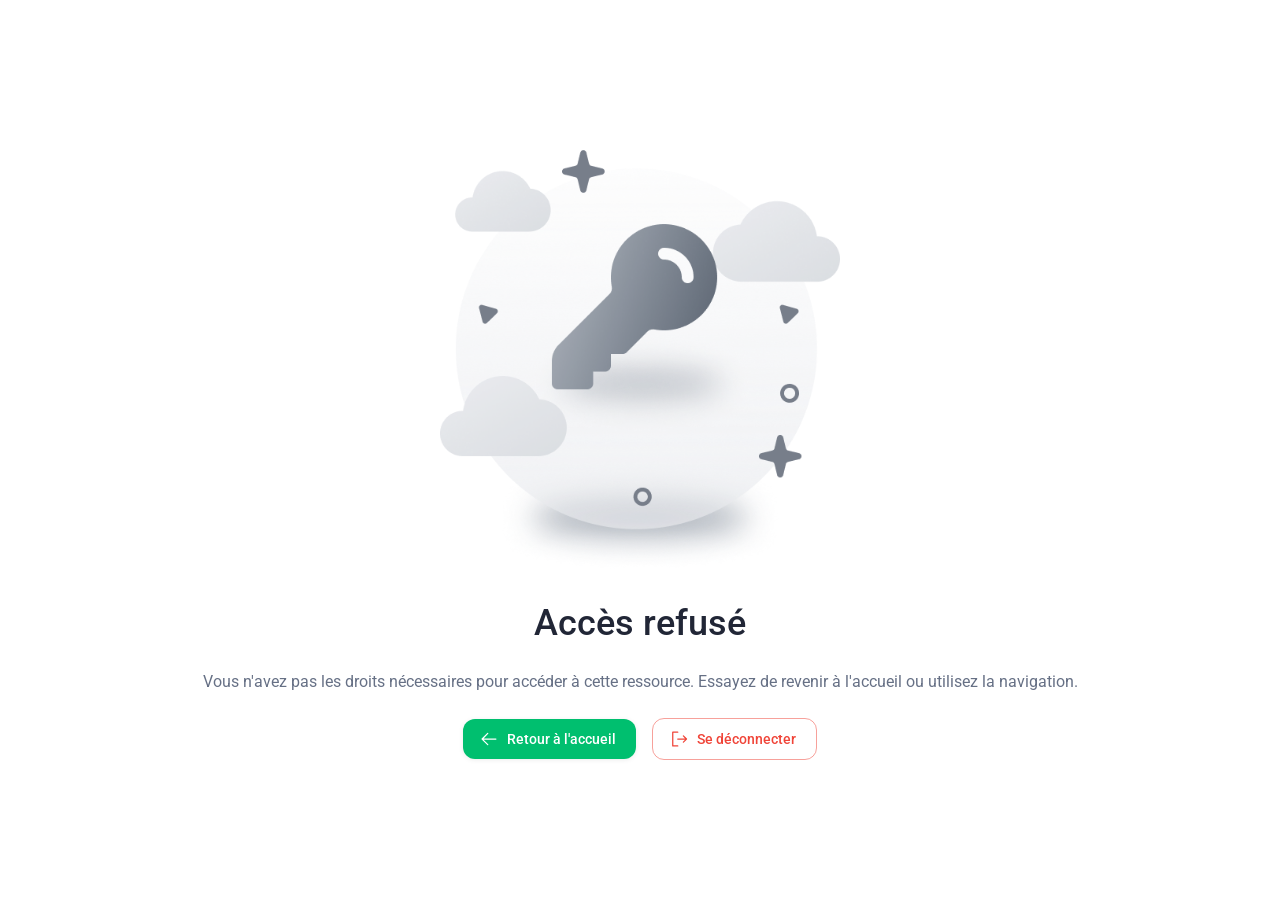
<file: errors/access-denied/index.html>
<!DOCTYPE html><!--pXuazbyAXWhC5w6zImV0I--><html lang="fr"><head><meta charSet="utf-8"/><link rel="preconnect" href="/" crossorigin=""/><meta name="viewport" content="width=device-width, initial-scale=1"/><link rel="preload" as="image" href="/assets/error-403.png"/><link rel="stylesheet" href="/_next/static/chunks/e582fd2f82b62158.css" data-precedence="next"/><link rel="preload" as="script" fetchPriority="low" href="/_next/static/chunks/8102bac58544704f.js"/><script src="/_next/static/chunks/248cba0fcb3874ed.js" async=""></script><script src="/_next/static/chunks/ba8a736ce3226769.js" async=""></script><script src="/_next/static/chunks/8008d994f91f0fb6.js" async=""></script><script src="/_next/static/chunks/652ad0aa26265c47.js" async=""></script><script src="/_next/static/chunks/turbopack-ed0dde22ac0d09c6.js" async=""></script><script src="/_next/static/chunks/6e49c1d14641d030.js" async=""></script><script src="/_next/static/chunks/f493c8ebcf0b09a3.js" async=""></script><script src="/_next/static/chunks/5ab1fee3d4041d63.js" async=""></script><script src="/_next/static/chunks/ff1a16fafef87110.js" async=""></script><script src="/_next/static/chunks/247eb132b7f7b574.js" async=""></script><script src="/_next/static/chunks/570be41f08adc1ca.js" async=""></script><script src="/_next/static/chunks/df7bfbd27ab0757d.js" async=""></script><script src="/_next/static/chunks/6c251ccb37c94058.js" async=""></script><script src="/_next/static/chunks/463922d5f8dd2d5b.js" async=""></script><meta name="next-size-adjust" content=""/><title>Accès refusé | Myrtea Kit | ADENI</title><meta name="description" content="ADENI est une association engagée pour le développement social, éducatif et solidaire à Djibouti. Découvrez nos actions et contactez-nous."/><meta name="robots" content="index, follow"/><meta name="googlebot" content="index, follow, max-video-preview:-1, max-image-preview:large, max-snippet:-1"/><link rel="canonical" href="https://adeni-dj.org/"/><meta property="og:title" content="ADENI – Association pour le développement et la solidarité"/><meta property="og:description" content="Association engagée pour le développement social, éducatif et solidaire à Djibouti."/><meta property="og:url" content="https://adeni-dj.org/"/><meta property="og:site_name" content="ADENI"/><meta property="og:locale" content="fr_FR"/><meta property="og:image" content="https://adeni-dj.org/logo.png"/><meta property="og:image:width" content="1200"/><meta property="og:image:height" content="630"/><meta property="og:image:alt" content="ADENI"/><meta property="og:type" content="website"/><meta name="twitter:card" content="summary_large_image"/><meta name="twitter:title" content="ADENI – Association pour le développement et la solidarité"/><meta name="twitter:description" content="Association engagée pour le développement social, éducatif et solidaire à Djibouti."/><meta name="twitter:image" content="https://adeni-dj.org/logo.png"/><link rel="icon" href="/favicon.ico"/><link rel="apple-touch-icon" href="/apple-touch-icon.png"/><script src="/_next/static/chunks/a6dad97d9634a72d.js" noModule=""></script><style data-emotion="mui-global lylr3s">html{-webkit-font-smoothing:antialiased;-moz-osx-font-smoothing:grayscale;box-sizing:border-box;-webkit-text-size-adjust:100%;}*,*::before,*::after{box-sizing:inherit;}strong,b{font-weight:700;}body{margin:0;color:var(--mui-palette-text-primary);font-family:"Roboto","Barlow","Montserrat","Inter",-apple-system,BlinkMacSystemFont,"Segoe UI",Helvetica,Arial,sans-serif,"Apple Color Emoji","Segoe UI Emoji";font-weight:400;font-size:1rem;line-height:1.5;background-color:var(--mui-palette-background-default);}@media print{body{background-color:var(--mui-palette-common-white);}}body::backdrop{background-color:var(--mui-palette-background-default);}</style><style data-emotion="mui-global 1vcqmmn">:root{--mui-spacing:8px;--mui-shape-borderRadius:8px;--mui-shadows-0:none;--mui-shadows-1:0px 1px 2px rgba(0, 0, 0, 0.08);--mui-shadows-2:0px 1px 5px rgba(0, 0, 0, 0.08);--mui-shadows-3:0px 1px 8px rgba(0, 0, 0, 0.08);--mui-shadows-4:0px 1px 10px rgba(0, 0, 0, 0.08);--mui-shadows-5:0px 1px 14px rgba(0, 0, 0, 0.08);--mui-shadows-6:0px 1px 18px rgba(0, 0, 0, 0.08);--mui-shadows-7:0px 2px 16px rgba(0, 0, 0, 0.08);--mui-shadows-8:0px 3px 14px rgba(0, 0, 0, 0.08);--mui-shadows-9:0px 3px 16px rgba(0, 0, 0, 0.08);--mui-shadows-10:0px 4px 18px rgba(0, 0, 0, 0.08);--mui-shadows-11:0px 4px 20px rgba(0, 0, 0, 0.08);--mui-shadows-12:0px 5px 22px rgba(0, 0, 0, 0.08);--mui-shadows-13:0px 5px 24px rgba(0, 0, 0, 0.08);--mui-shadows-14:0px 5px 26px rgba(0, 0, 0, 0.08);--mui-shadows-15:0px 6px 28px rgba(0, 0, 0, 0.08);--mui-shadows-16:0px 6px 30px rgba(0, 0, 0, 0.08);--mui-shadows-17:0px 6px 32px rgba(0, 0, 0, 0.08);--mui-shadows-18:0px 7px 34px rgba(0, 0, 0, 0.08);--mui-shadows-19:0px 7px 36px rgba(0, 0, 0, 0.08);--mui-shadows-20:0px 8px 38px rgba(0, 0, 0, 0.08);--mui-shadows-21:0px 8px 40px rgba(0, 0, 0, 0.08);--mui-shadows-22:0px 8px 42px rgba(0, 0, 0, 0.08);--mui-shadows-23:0px 9px 44px rgba(0, 0, 0, 0.08);--mui-shadows-24:0px 9px 46px rgba(0, 0, 0, 0.08);--mui-zIndex-mobileStepper:1000;--mui-zIndex-fab:1050;--mui-zIndex-speedDial:1050;--mui-zIndex-appBar:1100;--mui-zIndex-drawer:1200;--mui-zIndex-modal:1300;--mui-zIndex-snackbar:1400;--mui-zIndex-tooltip:1500;--mui-font-body1:400 1rem/1.5 "Roboto","Barlow","Montserrat","Inter",-apple-system,BlinkMacSystemFont,"Segoe UI",Helvetica,Arial,sans-serif,"Apple Color Emoji","Segoe UI Emoji";--mui-font-body2:400 0.875rem/1.57 "Roboto","Barlow","Montserrat","Inter",-apple-system,BlinkMacSystemFont,"Segoe UI",Helvetica,Arial,sans-serif,"Apple Color Emoji","Segoe UI Emoji";--mui-font-button:500 0.875rem/1.75 "Roboto","Barlow","Montserrat","Inter",-apple-system,BlinkMacSystemFont,"Segoe UI",Helvetica,Arial,sans-serif,"Apple Color Emoji","Segoe UI Emoji";--mui-font-caption:400 0.75rem/1.66 "Roboto","Barlow","Montserrat","Inter",-apple-system,BlinkMacSystemFont,"Segoe UI",Helvetica,Arial,sans-serif,"Apple Color Emoji","Segoe UI Emoji";--mui-font-subtitle1:500 1rem/1.57 "Roboto","Barlow","Montserrat","Inter",-apple-system,BlinkMacSystemFont,"Segoe UI",Helvetica,Arial,sans-serif,"Apple Color Emoji","Segoe UI Emoji";--mui-font-subtitle2:500 0.875rem/1.57 "Roboto","Barlow","Montserrat","Inter",-apple-system,BlinkMacSystemFont,"Segoe UI",Helvetica,Arial,sans-serif,"Apple Color Emoji","Segoe UI Emoji";--mui-font-overline:500 0.75rem/2.5 "Roboto","Barlow","Montserrat","Inter",-apple-system,BlinkMacSystemFont,"Segoe UI",Helvetica,Arial,sans-serif,"Apple Color Emoji","Segoe UI Emoji";--mui-font-h1:500 3.5rem/1.2 "Roboto","Barlow","Montserrat","Inter",-apple-system,BlinkMacSystemFont,"Segoe UI",Helvetica,Arial,sans-serif,"Apple Color Emoji","Segoe UI Emoji";--mui-font-h2:500 3rem/1.2 "Roboto","Barlow","Montserrat","Inter",-apple-system,BlinkMacSystemFont,"Segoe UI",Helvetica,Arial,sans-serif,"Apple Color Emoji","Segoe UI Emoji";--mui-font-h3:500 2.25rem/1.2 "Roboto","Barlow","Montserrat","Inter",-apple-system,BlinkMacSystemFont,"Segoe UI",Helvetica,Arial,sans-serif,"Apple Color Emoji","Segoe UI Emoji";--mui-font-h4:500 2rem/1.2 "Roboto","Barlow","Montserrat","Inter",-apple-system,BlinkMacSystemFont,"Segoe UI",Helvetica,Arial,sans-serif,"Apple Color Emoji","Segoe UI Emoji";--mui-font-h5:500 1.5rem/1.2 "Roboto","Barlow","Montserrat","Inter",-apple-system,BlinkMacSystemFont,"Segoe UI",Helvetica,Arial,sans-serif,"Apple Color Emoji","Segoe UI Emoji";--mui-font-h6:500 1.125rem/1.2 "Roboto","Barlow","Montserrat","Inter",-apple-system,BlinkMacSystemFont,"Segoe UI",Helvetica,Arial,sans-serif,"Apple Color Emoji","Segoe UI Emoji";--mui-font-inherit:inherit inherit/inherit inherit;}:root,.light{-webkit-print-color-scheme:light;color-scheme:light;--mui-palette-action-disabledBackground:rgba(0, 0, 0, 0.06);--mui-palette-action-active:rgba(0, 0, 0, 0.54);--mui-palette-action-hover:rgba(0, 0, 0, 0.04);--mui-palette-action-hoverOpacity:0.04;--mui-palette-action-selected:rgba(0, 0, 0, 0.08);--mui-palette-action-selectedOpacity:0.08;--mui-palette-action-disabled:rgba(0, 0, 0, 0.26);--mui-palette-action-disabledOpacity:0.38;--mui-palette-action-focus:rgba(0, 0, 0, 0.12);--mui-palette-action-focusOpacity:0.12;--mui-palette-action-activatedOpacity:0.12;--mui-palette-action-activeChannel:0 0 0;--mui-palette-action-selectedChannel:0 0 0;--mui-palette-background-default:var(--mui-palette-common-white);--mui-palette-background-defaultChannel:255 255 255;--mui-palette-background-paper:var(--mui-palette-common-white);--mui-palette-background-paperChannel:255 255 255;--mui-palette-background-level1:var(--mui-palette-neutral-50);--mui-palette-background-level2:var(--mui-palette-neutral-100);--mui-palette-background-level3:var(--mui-palette-neutral-200);--mui-palette-common-black:#000000;--mui-palette-common-white:#ffffff;--mui-palette-common-background:#fff;--mui-palette-common-onBackground:#000;--mui-palette-common-backgroundChannel:255 255 255;--mui-palette-common-onBackgroundChannel:0 0 0;--mui-palette-divider:var(--mui-palette-neutral-200);--mui-palette-dividerChannel:220 223 228;--mui-palette-error-50:#fef3f2;--mui-palette-error-100:#fee4e2;--mui-palette-error-200:#ffcdc9;--mui-palette-error-300:#fdaaa4;--mui-palette-error-400:#f97970;--mui-palette-error-500:#f04438;--mui-palette-error-600:#de3024;--mui-palette-error-700:#bb241a;--mui-palette-error-800:#9a221a;--mui-palette-error-900:#80231c;--mui-palette-error-950:#460d09;--mui-palette-error-light:#f97970;--mui-palette-error-main:#f04438;--mui-palette-error-dark:#de3024;--mui-palette-error-contrastText:var(--mui-palette-common-white);--mui-palette-error-mainChannel:240 68 56;--mui-palette-error-lightChannel:249 121 112;--mui-palette-error-darkChannel:222 48 36;--mui-palette-error-contrastTextChannel:var(--mui-palette-common-white);--mui-palette-info-50:#ecfdff;--mui-palette-info-100:#cff7fe;--mui-palette-info-200:#a4eefd;--mui-palette-info-300:#66e0fa;--mui-palette-info-400:#10bee8;--mui-palette-info-500:#04aad6;--mui-palette-info-600:#0787b3;--mui-palette-info-700:#0d6d91;--mui-palette-info-800:#145876;--mui-palette-info-900:#154964;--mui-palette-info-950:#082f44;--mui-palette-info-light:#10bee8;--mui-palette-info-main:#04aad6;--mui-palette-info-dark:#0787b3;--mui-palette-info-contrastText:var(--mui-palette-common-white);--mui-palette-info-mainChannel:4 170 214;--mui-palette-info-lightChannel:16 190 232;--mui-palette-info-darkChannel:7 135 179;--mui-palette-info-contrastTextChannel:var(--mui-palette-common-white);--mui-palette-neutral-50:#f9fafb;--mui-palette-neutral-100:#f1f1f4;--mui-palette-neutral-200:#dcdfe4;--mui-palette-neutral-300:#b3b9c6;--mui-palette-neutral-400:#8a94a6;--mui-palette-neutral-500:#667085;--mui-palette-neutral-600:#565e73;--mui-palette-neutral-700:#434a60;--mui-palette-neutral-800:#313749;--mui-palette-neutral-900:#212636;--mui-palette-neutral-950:#121621;--mui-palette-primary-50:#e6f7ee;--mui-palette-primary-100:#c2ebd5;--mui-palette-primary-200:#9cdfbb;--mui-palette-primary-300:#6ed39a;--mui-palette-primary-400:#4ac886;--mui-palette-primary-500:#00bf6f;--mui-palette-primary-600:#00a05c;--mui-palette-primary-700:#008148;--mui-palette-primary-800:#006236;--mui-palette-primary-900:#004d2b;--mui-palette-primary-950:#00321c;--mui-palette-primary-light:#4ac886;--mui-palette-primary-main:#00bf6f;--mui-palette-primary-dark:#00a05c;--mui-palette-primary-contrastText:var(--mui-palette-common-white);--mui-palette-primary-mainChannel:0 191 111;--mui-palette-primary-lightChannel:74 200 134;--mui-palette-primary-darkChannel:0 160 92;--mui-palette-primary-contrastTextChannel:var(--mui-palette-common-white);--mui-palette-secondary-50:#fbfcfe;--mui-palette-secondary-100:#f0f4f8;--mui-palette-secondary-200:#dde7ee;--mui-palette-secondary-300:#cdd7e1;--mui-palette-secondary-400:#9fa6ad;--mui-palette-secondary-500:#636b74;--mui-palette-secondary-600:#555e68;--mui-palette-secondary-700:#32383e;--mui-palette-secondary-800:#202427;--mui-palette-secondary-900:#121517;--mui-palette-secondary-950:#090a0b;--mui-palette-secondary-light:#555e68;--mui-palette-secondary-main:#32383e;--mui-palette-secondary-dark:#202427;--mui-palette-secondary-contrastText:var(--mui-palette-common-white);--mui-palette-secondary-mainChannel:50 56 62;--mui-palette-secondary-lightChannel:85 94 104;--mui-palette-secondary-darkChannel:32 36 39;--mui-palette-secondary-contrastTextChannel:var(--mui-palette-common-white);--mui-palette-success-50:#f0fdfa;--mui-palette-success-100:#ccfbef;--mui-palette-success-200:#9af5e1;--mui-palette-success-300:#5fe9ce;--mui-palette-success-400:#2ed3b8;--mui-palette-success-500:#15b79f;--mui-palette-success-600:#0e9382;--mui-palette-success-700:#107569;--mui-palette-success-800:#115e56;--mui-palette-success-900:#134e48;--mui-palette-success-950:#042f2c;--mui-palette-success-light:#2ed3b8;--mui-palette-success-main:#15b79f;--mui-palette-success-dark:#0e9382;--mui-palette-success-contrastText:var(--mui-palette-common-white);--mui-palette-success-mainChannel:21 183 159;--mui-palette-success-lightChannel:46 211 184;--mui-palette-success-darkChannel:14 147 130;--mui-palette-success-contrastTextChannel:var(--mui-palette-common-white);--mui-palette-text-primary:var(--mui-palette-neutral-900);--mui-palette-text-primaryChannel:33 38 54;--mui-palette-text-secondary:var(--mui-palette-neutral-500);--mui-palette-text-secondaryChannel:102 112 133;--mui-palette-text-disabled:var(--mui-palette-neutral-400);--mui-palette-warning-50:#e6f7ee;--mui-palette-warning-100:#c2ebd5;--mui-palette-warning-200:#9cdfbb;--mui-palette-warning-300:#6ed39a;--mui-palette-warning-400:#4ac886;--mui-palette-warning-500:#00bf6f;--mui-palette-warning-600:#00a05c;--mui-palette-warning-700:#008148;--mui-palette-warning-800:#006236;--mui-palette-warning-900:#004d2b;--mui-palette-warning-950:#00321c;--mui-palette-warning-light:#4ac886;--mui-palette-warning-main:#00bf6f;--mui-palette-warning-dark:#00a05c;--mui-palette-warning-contrastText:var(--mui-palette-common-white);--mui-palette-warning-mainChannel:0 191 111;--mui-palette-warning-lightChannel:74 200 134;--mui-palette-warning-darkChannel:0 160 92;--mui-palette-warning-contrastTextChannel:var(--mui-palette-common-white);--mui-palette-grey-50:#fafafa;--mui-palette-grey-100:#f5f5f5;--mui-palette-grey-200:#eeeeee;--mui-palette-grey-300:#e0e0e0;--mui-palette-grey-400:#bdbdbd;--mui-palette-grey-500:#9e9e9e;--mui-palette-grey-600:#757575;--mui-palette-grey-700:#616161;--mui-palette-grey-800:#424242;--mui-palette-grey-900:#212121;--mui-palette-grey-A100:#f5f5f5;--mui-palette-grey-A200:#eeeeee;--mui-palette-grey-A400:#bdbdbd;--mui-palette-grey-A700:#616161;--mui-palette-Alert-errorColor:rgb(99, 48, 44);--mui-palette-Alert-infoColor:rgb(6, 76, 92);--mui-palette-Alert-successColor:rgb(18, 84, 73);--mui-palette-Alert-warningColor:rgb(29, 80, 53);--mui-palette-Alert-errorFilledBg:var(--mui-palette-error-main, #f04438);--mui-palette-Alert-infoFilledBg:var(--mui-palette-info-main, #04aad6);--mui-palette-Alert-successFilledBg:var(--mui-palette-success-main, #15b79f);--mui-palette-Alert-warningFilledBg:var(--mui-palette-warning-main, #00bf6f);--mui-palette-Alert-errorFilledColor:#fff;--mui-palette-Alert-infoFilledColor:rgba(0, 0, 0, 0.87);--mui-palette-Alert-successFilledColor:rgba(0, 0, 0, 0.87);--mui-palette-Alert-warningFilledColor:rgba(0, 0, 0, 0.87);--mui-palette-Alert-errorStandardBg:rgb(254, 241, 240);--mui-palette-Alert-infoStandardBg:rgb(231, 248, 252);--mui-palette-Alert-successStandardBg:rgb(234, 250, 247);--mui-palette-Alert-warningStandardBg:rgb(236, 249, 242);--mui-palette-Alert-errorIconColor:var(--mui-palette-error-main, #f04438);--mui-palette-Alert-infoIconColor:var(--mui-palette-info-main, #04aad6);--mui-palette-Alert-successIconColor:var(--mui-palette-success-main, #15b79f);--mui-palette-Alert-warningIconColor:var(--mui-palette-warning-main, #00bf6f);--mui-palette-AppBar-defaultBg:var(--mui-palette-grey-100, #f5f5f5);--mui-palette-Avatar-defaultBg:var(--mui-palette-grey-400, #bdbdbd);--mui-palette-Button-inheritContainedBg:var(--mui-palette-grey-300, #e0e0e0);--mui-palette-Button-inheritContainedHoverBg:var(--mui-palette-grey-A100, #f5f5f5);--mui-palette-Chip-defaultBorder:var(--mui-palette-grey-400, #bdbdbd);--mui-palette-Chip-defaultAvatarColor:var(--mui-palette-grey-700, #616161);--mui-palette-Chip-defaultIconColor:var(--mui-palette-grey-700, #616161);--mui-palette-FilledInput-bg:rgba(0, 0, 0, 0.06);--mui-palette-FilledInput-hoverBg:rgba(0, 0, 0, 0.09);--mui-palette-FilledInput-disabledBg:rgba(0, 0, 0, 0.12);--mui-palette-LinearProgress-primaryBg:rgb(158, 230, 200);--mui-palette-LinearProgress-secondaryBg:rgb(177, 179, 181);--mui-palette-LinearProgress-errorBg:rgb(249, 183, 179);--mui-palette-LinearProgress-infoBg:rgb(159, 222, 239);--mui-palette-LinearProgress-successBg:rgb(166, 227, 218);--mui-palette-LinearProgress-warningBg:rgb(158, 230, 200);--mui-palette-Skeleton-bg:rgba(var(--mui-palette-text-primaryChannel, 33 38 54) / 0.11);--mui-palette-Slider-primaryTrack:rgb(158, 230, 200);--mui-palette-Slider-secondaryTrack:rgb(177, 179, 181);--mui-palette-Slider-errorTrack:rgb(249, 183, 179);--mui-palette-Slider-infoTrack:rgb(159, 222, 239);--mui-palette-Slider-successTrack:rgb(166, 227, 218);--mui-palette-Slider-warningTrack:rgb(158, 230, 200);--mui-palette-SnackbarContent-bg:var(--mui-palette-common-white);--mui-palette-SpeedDialAction-fabHoverBg:var(--mui-palette-common-white);--mui-palette-StepConnector-border:var(--mui-palette-grey-400, #bdbdbd);--mui-palette-StepContent-border:var(--mui-palette-grey-400, #bdbdbd);--mui-palette-Switch-defaultColor:var(--mui-palette-common-white, #ffffff);--mui-palette-Switch-defaultDisabledColor:var(--mui-palette-grey-100, #f5f5f5);--mui-palette-Switch-primaryDisabledColor:rgb(158, 230, 200);--mui-palette-Switch-secondaryDisabledColor:rgb(177, 179, 181);--mui-palette-Switch-errorDisabledColor:rgb(249, 183, 179);--mui-palette-Switch-infoDisabledColor:rgb(159, 222, 239);--mui-palette-Switch-successDisabledColor:rgb(166, 227, 218);--mui-palette-Switch-warningDisabledColor:rgb(158, 230, 200);--mui-palette-TableCell-border:var(--mui-palette-neutral-200);--mui-palette-Tooltip-bg:rgba(97, 97, 97, 0.92);--mui-opacity-inputPlaceholder:0.42;--mui-opacity-inputUnderline:0.42;--mui-opacity-switchTrackDisabled:0.12;--mui-opacity-switchTrack:0.38;}.dark{-webkit-print-color-scheme:dark;color-scheme:dark;--mui-palette-common-black:#000000;--mui-palette-common-white:#ffffff;--mui-palette-common-background:#000;--mui-palette-common-onBackground:#fff;--mui-palette-common-backgroundChannel:0 0 0;--mui-palette-common-onBackgroundChannel:255 255 255;--mui-palette-primary-50:#e6f7ee;--mui-palette-primary-100:#c2ebd5;--mui-palette-primary-200:#9cdfbb;--mui-palette-primary-300:#6ed39a;--mui-palette-primary-400:#4ac886;--mui-palette-primary-500:#00bf6f;--mui-palette-primary-600:#00a05c;--mui-palette-primary-700:#008148;--mui-palette-primary-800:#006236;--mui-palette-primary-900:#004d2b;--mui-palette-primary-950:#00321c;--mui-palette-primary-light:#6ed39a;--mui-palette-primary-main:#4ac886;--mui-palette-primary-dark:#00bf6f;--mui-palette-primary-contrastText:var(--mui-palette-common-black);--mui-palette-primary-mainChannel:74 200 134;--mui-palette-primary-lightChannel:110 211 154;--mui-palette-primary-darkChannel:0 191 111;--mui-palette-primary-contrastTextChannel:var(--mui-palette-common-black);--mui-palette-secondary-50:#fbfcfe;--mui-palette-secondary-100:#f0f4f8;--mui-palette-secondary-200:#dde7ee;--mui-palette-secondary-300:#cdd7e1;--mui-palette-secondary-400:#9fa6ad;--mui-palette-secondary-500:#636b74;--mui-palette-secondary-600:#555e68;--mui-palette-secondary-700:#32383e;--mui-palette-secondary-800:#202427;--mui-palette-secondary-900:#121517;--mui-palette-secondary-950:#090a0b;--mui-palette-secondary-light:#f0f4f8;--mui-palette-secondary-main:#dde7ee;--mui-palette-secondary-dark:#cdd7e1;--mui-palette-secondary-contrastText:var(--mui-palette-common-black);--mui-palette-secondary-mainChannel:221 231 238;--mui-palette-secondary-lightChannel:240 244 248;--mui-palette-secondary-darkChannel:205 215 225;--mui-palette-secondary-contrastTextChannel:var(--mui-palette-common-black);--mui-palette-error-50:#fef3f2;--mui-palette-error-100:#fee4e2;--mui-palette-error-200:#ffcdc9;--mui-palette-error-300:#fdaaa4;--mui-palette-error-400:#f97970;--mui-palette-error-500:#f04438;--mui-palette-error-600:#de3024;--mui-palette-error-700:#bb241a;--mui-palette-error-800:#9a221a;--mui-palette-error-900:#80231c;--mui-palette-error-950:#460d09;--mui-palette-error-light:#fdaaa4;--mui-palette-error-main:#f97970;--mui-palette-error-dark:#f04438;--mui-palette-error-contrastText:var(--mui-palette-common-black);--mui-palette-error-mainChannel:249 121 112;--mui-palette-error-lightChannel:253 170 164;--mui-palette-error-darkChannel:240 68 56;--mui-palette-error-contrastTextChannel:var(--mui-palette-common-black);--mui-palette-warning-50:#e6f7ee;--mui-palette-warning-100:#c2ebd5;--mui-palette-warning-200:#9cdfbb;--mui-palette-warning-300:#6ed39a;--mui-palette-warning-400:#4ac886;--mui-palette-warning-500:#00bf6f;--mui-palette-warning-600:#00a05c;--mui-palette-warning-700:#008148;--mui-palette-warning-800:#006236;--mui-palette-warning-900:#004d2b;--mui-palette-warning-950:#00321c;--mui-palette-warning-light:#6ed39a;--mui-palette-warning-main:#4ac886;--mui-palette-warning-dark:#00bf6f;--mui-palette-warning-contrastText:var(--mui-palette-common-black);--mui-palette-warning-mainChannel:74 200 134;--mui-palette-warning-lightChannel:110 211 154;--mui-palette-warning-darkChannel:0 191 111;--mui-palette-warning-contrastTextChannel:var(--mui-palette-common-black);--mui-palette-info-50:#ecfdff;--mui-palette-info-100:#cff7fe;--mui-palette-info-200:#a4eefd;--mui-palette-info-300:#66e0fa;--mui-palette-info-400:#10bee8;--mui-palette-info-500:#04aad6;--mui-palette-info-600:#0787b3;--mui-palette-info-700:#0d6d91;--mui-palette-info-800:#145876;--mui-palette-info-900:#154964;--mui-palette-info-950:#082f44;--mui-palette-info-light:#66e0fa;--mui-palette-info-main:#10bee8;--mui-palette-info-dark:#04aad6;--mui-palette-info-contrastText:var(--mui-palette-common-black);--mui-palette-info-mainChannel:16 190 232;--mui-palette-info-lightChannel:102 224 250;--mui-palette-info-darkChannel:4 170 214;--mui-palette-info-contrastTextChannel:var(--mui-palette-common-black);--mui-palette-success-50:#f0fdfa;--mui-palette-success-100:#ccfbef;--mui-palette-success-200:#9af5e1;--mui-palette-success-300:#5fe9ce;--mui-palette-success-400:#2ed3b8;--mui-palette-success-500:#15b79f;--mui-palette-success-600:#0e9382;--mui-palette-success-700:#107569;--mui-palette-success-800:#115e56;--mui-palette-success-900:#134e48;--mui-palette-success-950:#042f2c;--mui-palette-success-light:#5fe9ce;--mui-palette-success-main:#2ed3b8;--mui-palette-success-dark:#15b79f;--mui-palette-success-contrastText:var(--mui-palette-common-black);--mui-palette-success-mainChannel:46 211 184;--mui-palette-success-lightChannel:95 233 206;--mui-palette-success-darkChannel:21 183 159;--mui-palette-success-contrastTextChannel:var(--mui-palette-common-black);--mui-palette-grey-50:#fafafa;--mui-palette-grey-100:#f5f5f5;--mui-palette-grey-200:#eeeeee;--mui-palette-grey-300:#e0e0e0;--mui-palette-grey-400:#bdbdbd;--mui-palette-grey-500:#9e9e9e;--mui-palette-grey-600:#757575;--mui-palette-grey-700:#616161;--mui-palette-grey-800:#424242;--mui-palette-grey-900:#212121;--mui-palette-grey-A100:#f5f5f5;--mui-palette-grey-A200:#eeeeee;--mui-palette-grey-A400:#bdbdbd;--mui-palette-grey-A700:#616161;--mui-palette-text-primary:var(--mui-palette-neutral-100);--mui-palette-text-secondary:var(--mui-palette-neutral-400);--mui-palette-text-disabled:var(--mui-palette-neutral-600);--mui-palette-text-icon:rgba(255, 255, 255, 0.5);--mui-palette-text-primaryChannel:240 244 248;--mui-palette-text-secondaryChannel:159 166 173;--mui-palette-divider:var(--mui-palette-neutral-700);--mui-palette-background-paper:var(--mui-palette-neutral-900);--mui-palette-background-default:var(--mui-palette-neutral-950);--mui-palette-background-defaultChannel:9 10 11;--mui-palette-background-paperChannel:19 78 72;--mui-palette-background-level1:var(--mui-palette-neutral-800);--mui-palette-background-level2:var(--mui-palette-neutral-700);--mui-palette-background-level3:var(--mui-palette-neutral-600);--mui-palette-action-active:#fff;--mui-palette-action-hover:rgba(255, 255, 255, 0.08);--mui-palette-action-hoverOpacity:0.08;--mui-palette-action-selected:rgba(255, 255, 255, 0.16);--mui-palette-action-selectedOpacity:0.16;--mui-palette-action-disabled:rgba(255, 255, 255, 0.3);--mui-palette-action-disabledBackground:rgba(0, 0, 0, 0.12);--mui-palette-action-disabledOpacity:0.38;--mui-palette-action-focus:rgba(255, 255, 255, 0.12);--mui-palette-action-focusOpacity:0.12;--mui-palette-action-activatedOpacity:0.24;--mui-palette-action-activeChannel:255 255 255;--mui-palette-action-selectedChannel:255 255 255;--mui-palette-dividerChannel:50 56 62;--mui-palette-neutral-50:#fbfcfe;--mui-palette-neutral-100:#f0f4f8;--mui-palette-neutral-200:#dde7ee;--mui-palette-neutral-300:#cdd7e1;--mui-palette-neutral-400:#9fa6ad;--mui-palette-neutral-500:#636b74;--mui-palette-neutral-600:#555e68;--mui-palette-neutral-700:#32383e;--mui-palette-neutral-800:#202427;--mui-palette-neutral-900:#121517;--mui-palette-neutral-950:#090a0b;--mui-palette-Alert-errorColor:rgb(254, 221, 218);--mui-palette-Alert-infoColor:rgb(193, 242, 253);--mui-palette-Alert-successColor:rgb(191, 246, 235);--mui-palette-Alert-warningColor:rgb(197, 237, 214);--mui-palette-Alert-errorFilledBg:var(--mui-palette-error-dark, #f04438);--mui-palette-Alert-infoFilledBg:var(--mui-palette-info-dark, #04aad6);--mui-palette-Alert-successFilledBg:var(--mui-palette-success-dark, #15b79f);--mui-palette-Alert-warningFilledBg:var(--mui-palette-warning-dark, #00bf6f);--mui-palette-Alert-errorFilledColor:#fff;--mui-palette-Alert-infoFilledColor:rgba(0, 0, 0, 0.87);--mui-palette-Alert-successFilledColor:rgba(0, 0, 0, 0.87);--mui-palette-Alert-warningFilledColor:rgba(0, 0, 0, 0.87);--mui-palette-Alert-errorStandardBg:rgb(25, 16, 16);--mui-palette-Alert-infoStandardBg:rgb(10, 22, 24);--mui-palette-Alert-successStandardBg:rgb(9, 23, 20);--mui-palette-Alert-warningStandardBg:rgb(10, 21, 15);--mui-palette-Alert-errorIconColor:var(--mui-palette-error-main, #f97970);--mui-palette-Alert-infoIconColor:var(--mui-palette-info-main, #10bee8);--mui-palette-Alert-successIconColor:var(--mui-palette-success-main, #2ed3b8);--mui-palette-Alert-warningIconColor:var(--mui-palette-warning-main, #4ac886);--mui-palette-AppBar-defaultBg:var(--mui-palette-grey-900, #212121);--mui-palette-AppBar-darkBg:var(--mui-palette-background-paper, var(--mui-palette-neutral-900));--mui-palette-AppBar-darkColor:var(--mui-palette-text-primary, var(--mui-palette-neutral-100));--mui-palette-Avatar-defaultBg:var(--mui-palette-grey-600, #757575);--mui-palette-Button-inheritContainedBg:var(--mui-palette-grey-800, #424242);--mui-palette-Button-inheritContainedHoverBg:var(--mui-palette-grey-700, #616161);--mui-palette-Chip-defaultBorder:var(--mui-palette-grey-700, #616161);--mui-palette-Chip-defaultAvatarColor:var(--mui-palette-grey-300, #e0e0e0);--mui-palette-Chip-defaultIconColor:var(--mui-palette-grey-300, #e0e0e0);--mui-palette-FilledInput-bg:rgba(255, 255, 255, 0.09);--mui-palette-FilledInput-hoverBg:rgba(255, 255, 255, 0.13);--mui-palette-FilledInput-disabledBg:rgba(255, 255, 255, 0.12);--mui-palette-LinearProgress-primaryBg:rgb(37, 100, 67);--mui-palette-LinearProgress-secondaryBg:rgb(110, 115, 119);--mui-palette-LinearProgress-errorBg:rgb(124, 60, 56);--mui-palette-LinearProgress-infoBg:rgb(8, 95, 116);--mui-palette-LinearProgress-successBg:rgb(23, 105, 92);--mui-palette-LinearProgress-warningBg:rgb(37, 100, 67);--mui-palette-Skeleton-bg:rgba(var(--mui-palette-text-primaryChannel, 240 244 248) / 0.13);--mui-palette-Slider-primaryTrack:rgb(37, 100, 67);--mui-palette-Slider-secondaryTrack:rgb(110, 115, 119);--mui-palette-Slider-errorTrack:rgb(124, 60, 56);--mui-palette-Slider-infoTrack:rgb(8, 95, 116);--mui-palette-Slider-successTrack:rgb(23, 105, 92);--mui-palette-Slider-warningTrack:rgb(37, 100, 67);--mui-palette-SnackbarContent-bg:var(--mui-palette-neutral-950);--mui-palette-SpeedDialAction-fabHoverBg:var(--mui-palette-neutral-900);--mui-palette-StepConnector-border:var(--mui-palette-grey-600, #757575);--mui-palette-StepContent-border:var(--mui-palette-grey-600, #757575);--mui-palette-Switch-defaultColor:var(--mui-palette-grey-300, #e0e0e0);--mui-palette-Switch-defaultDisabledColor:var(--mui-palette-grey-600, #757575);--mui-palette-Switch-primaryDisabledColor:rgb(33, 89, 60);--mui-palette-Switch-secondaryDisabledColor:rgb(99, 103, 107);--mui-palette-Switch-errorDisabledColor:rgb(112, 54, 50);--mui-palette-Switch-infoDisabledColor:rgb(7, 85, 104);--mui-palette-Switch-successDisabledColor:rgb(20, 94, 82);--mui-palette-Switch-warningDisabledColor:rgb(33, 89, 60);--mui-palette-TableCell-border:var(--mui-palette-neutral-700);--mui-palette-Tooltip-bg:rgba(97, 97, 97, 0.92);--mui-opacity-inputPlaceholder:0.5;--mui-opacity-inputUnderline:0.7;--mui-opacity-switchTrackDisabled:0.2;--mui-opacity-switchTrack:0.3;--mui-overlays-0:none;--mui-overlays-1:linear-gradient(rgba(255 255 255 / 0.051), rgba(255 255 255 / 0.051));--mui-overlays-2:linear-gradient(rgba(255 255 255 / 0.069), rgba(255 255 255 / 0.069));--mui-overlays-3:linear-gradient(rgba(255 255 255 / 0.082), rgba(255 255 255 / 0.082));--mui-overlays-4:linear-gradient(rgba(255 255 255 / 0.092), rgba(255 255 255 / 0.092));--mui-overlays-5:linear-gradient(rgba(255 255 255 / 0.101), rgba(255 255 255 / 0.101));--mui-overlays-6:linear-gradient(rgba(255 255 255 / 0.108), rgba(255 255 255 / 0.108));--mui-overlays-7:linear-gradient(rgba(255 255 255 / 0.114), rgba(255 255 255 / 0.114));--mui-overlays-8:linear-gradient(rgba(255 255 255 / 0.119), rgba(255 255 255 / 0.119));--mui-overlays-9:linear-gradient(rgba(255 255 255 / 0.124), rgba(255 255 255 / 0.124));--mui-overlays-10:linear-gradient(rgba(255 255 255 / 0.128), rgba(255 255 255 / 0.128));--mui-overlays-11:linear-gradient(rgba(255 255 255 / 0.132), rgba(255 255 255 / 0.132));--mui-overlays-12:linear-gradient(rgba(255 255 255 / 0.135), rgba(255 255 255 / 0.135));--mui-overlays-13:linear-gradient(rgba(255 255 255 / 0.139), rgba(255 255 255 / 0.139));--mui-overlays-14:linear-gradient(rgba(255 255 255 / 0.142), rgba(255 255 255 / 0.142));--mui-overlays-15:linear-gradient(rgba(255 255 255 / 0.145), rgba(255 255 255 / 0.145));--mui-overlays-16:linear-gradient(rgba(255 255 255 / 0.147), rgba(255 255 255 / 0.147));--mui-overlays-17:linear-gradient(rgba(255 255 255 / 0.15), rgba(255 255 255 / 0.15));--mui-overlays-18:linear-gradient(rgba(255 255 255 / 0.152), rgba(255 255 255 / 0.152));--mui-overlays-19:linear-gradient(rgba(255 255 255 / 0.155), rgba(255 255 255 / 0.155));--mui-overlays-20:linear-gradient(rgba(255 255 255 / 0.157), rgba(255 255 255 / 0.157));--mui-overlays-21:linear-gradient(rgba(255 255 255 / 0.159), rgba(255 255 255 / 0.159));--mui-overlays-22:linear-gradient(rgba(255 255 255 / 0.161), rgba(255 255 255 / 0.161));--mui-overlays-23:linear-gradient(rgba(255 255 255 / 0.163), rgba(255 255 255 / 0.163));--mui-overlays-24:linear-gradient(rgba(255 255 255 / 0.165), rgba(255 255 255 / 0.165));}</style><style data-emotion="mui pq4j27 mm9xed 0 1hm4y2z 12vz3j uh69i8 1wprknz 18j2uk3 uyovhh cveorv 12uu3ou p4310p">.mui-pq4j27{-webkit-align-items:center;-webkit-box-align:center;-ms-flex-align:center;align-items:center;display:-webkit-box;display:-webkit-flex;display:-ms-flexbox;display:flex;-webkit-box-pack:center;-ms-flex-pack:center;-webkit-justify-content:center;justify-content:center;min-height:100%;}.mui-mm9xed{display:-webkit-box;display:-webkit-flex;display:-ms-flexbox;display:flex;-webkit-flex-direction:column;-ms-flex-direction:column;flex-direction:column;gap:calc(3 * var(--mui-spacing));-webkit-align-items:center;-webkit-box-align:center;-ms-flex-align:center;align-items:center;max-width:900px;}.mui-1hm4y2z{display:inline-block;height:auto;max-width:100%;width:400px;}.mui-12vz3j{margin:0;font-family:"Roboto","Barlow","Montserrat","Inter",-apple-system,BlinkMacSystemFont,"Segoe UI",Helvetica,Arial,sans-serif,"Apple Color Emoji","Segoe UI Emoji";font-weight:500;font-size:2.25rem;line-height:1.2;text-align:center;}.mui-uh69i8{margin:0;font-family:"Roboto","Barlow","Montserrat","Inter",-apple-system,BlinkMacSystemFont,"Segoe UI",Helvetica,Arial,sans-serif,"Apple Color Emoji","Segoe UI Emoji";font-weight:400;font-size:1rem;line-height:1.5;color:var(--mui-palette-text-secondary);text-align:center;}.mui-1wprknz{display:-webkit-box;display:-webkit-flex;display:-ms-flexbox;display:flex;-webkit-flex-direction:column;-ms-flex-direction:column;flex-direction:column;-webkit-align-items:center;-webkit-box-align:center;-ms-flex-align:center;align-items:center;}@media (min-width:0px){.mui-1wprknz{-webkit-flex-direction:column;-ms-flex-direction:column;flex-direction:column;gap:calc(2 * var(--mui-spacing));}}@media (min-width:600px){.mui-1wprknz{-webkit-flex-direction:row;-ms-flex-direction:row;flex-direction:row;gap:calc(2 * var(--mui-spacing));}}.mui-18j2uk3{font-family:"Roboto","Barlow","Montserrat","Inter",-apple-system,BlinkMacSystemFont,"Segoe UI",Helvetica,Arial,sans-serif,"Apple Color Emoji","Segoe UI Emoji";font-weight:500;font-size:0.875rem;line-height:1.75;text-transform:uppercase;min-width:64px;padding:6px 16px;border:0;border-radius:var(--mui-shape-borderRadius);-webkit-transition:background-color 250ms cubic-bezier(0.4, 0, 0.2, 1) 0ms,box-shadow 250ms cubic-bezier(0.4, 0, 0.2, 1) 0ms,border-color 250ms cubic-bezier(0.4, 0, 0.2, 1) 0ms,color 250ms cubic-bezier(0.4, 0, 0.2, 1) 0ms;transition:background-color 250ms cubic-bezier(0.4, 0, 0.2, 1) 0ms,box-shadow 250ms cubic-bezier(0.4, 0, 0.2, 1) 0ms,border-color 250ms cubic-bezier(0.4, 0, 0.2, 1) 0ms,color 250ms cubic-bezier(0.4, 0, 0.2, 1) 0ms;color:var(--variant-containedColor);background-color:var(--variant-containedBg);box-shadow:var(--mui-shadows-2);--variant-textColor:var(--mui-palette-primary-main);--variant-outlinedColor:var(--mui-palette-primary-main);--variant-outlinedBorder:rgba(var(--mui-palette-primary-mainChannel) / 0.5);--variant-containedColor:var(--mui-palette-primary-contrastText);--variant-containedBg:var(--mui-palette-primary-main);-webkit-transition:background-color 250ms cubic-bezier(0.4, 0, 0.2, 1) 0ms,box-shadow 250ms cubic-bezier(0.4, 0, 0.2, 1) 0ms,border-color 250ms cubic-bezier(0.4, 0, 0.2, 1) 0ms;transition:background-color 250ms cubic-bezier(0.4, 0, 0.2, 1) 0ms,box-shadow 250ms cubic-bezier(0.4, 0, 0.2, 1) 0ms,border-color 250ms cubic-bezier(0.4, 0, 0.2, 1) 0ms;border-radius:12px;text-transform:none;padding:8px 20px;}.mui-18j2uk3:hover{-webkit-text-decoration:none;text-decoration:none;}.mui-18j2uk3.Mui-disabled{color:var(--mui-palette-action-disabled);}.mui-18j2uk3:hover{box-shadow:var(--mui-shadows-4);}@media (hover: none){.mui-18j2uk3:hover{box-shadow:var(--mui-shadows-2);}}.mui-18j2uk3:active{box-shadow:var(--mui-shadows-8);}.mui-18j2uk3.Mui-focusVisible{box-shadow:var(--mui-shadows-6);}.mui-18j2uk3.Mui-disabled{color:var(--mui-palette-action-disabled);box-shadow:var(--mui-shadows-0);background-color:var(--mui-palette-action-disabledBackground);}@media (hover: hover){.mui-18j2uk3:hover{--variant-containedBg:var(--mui-palette-primary-dark);--variant-textBg:rgba(var(--mui-palette-primary-mainChannel) / calc(var(--mui-palette-action-hoverOpacity)));--variant-outlinedBorder:var(--mui-palette-primary-main);--variant-outlinedBg:rgba(var(--mui-palette-primary-mainChannel) / calc(var(--mui-palette-action-hoverOpacity)));}}.mui-18j2uk3.MuiButton-loading{color:transparent;}.mui-uyovhh{display:-webkit-inline-box;display:-webkit-inline-flex;display:-ms-inline-flexbox;display:inline-flex;-webkit-align-items:center;-webkit-box-align:center;-ms-flex-align:center;align-items:center;-webkit-box-pack:center;-ms-flex-pack:center;-webkit-justify-content:center;justify-content:center;position:relative;box-sizing:border-box;-webkit-tap-highlight-color:transparent;background-color:transparent;outline:0;border:0;margin:0;border-radius:0;padding:0;cursor:pointer;-webkit-user-select:none;-moz-user-select:none;-ms-user-select:none;user-select:none;vertical-align:middle;-moz-appearance:none;-webkit-appearance:none;-webkit-text-decoration:none;text-decoration:none;color:inherit;font-family:"Roboto","Barlow","Montserrat","Inter",-apple-system,BlinkMacSystemFont,"Segoe UI",Helvetica,Arial,sans-serif,"Apple Color Emoji","Segoe UI Emoji";font-weight:500;font-size:0.875rem;line-height:1.75;text-transform:uppercase;min-width:64px;padding:6px 16px;border:0;border-radius:var(--mui-shape-borderRadius);-webkit-transition:background-color 250ms cubic-bezier(0.4, 0, 0.2, 1) 0ms,box-shadow 250ms cubic-bezier(0.4, 0, 0.2, 1) 0ms,border-color 250ms cubic-bezier(0.4, 0, 0.2, 1) 0ms,color 250ms cubic-bezier(0.4, 0, 0.2, 1) 0ms;transition:background-color 250ms cubic-bezier(0.4, 0, 0.2, 1) 0ms,box-shadow 250ms cubic-bezier(0.4, 0, 0.2, 1) 0ms,border-color 250ms cubic-bezier(0.4, 0, 0.2, 1) 0ms,color 250ms cubic-bezier(0.4, 0, 0.2, 1) 0ms;color:var(--variant-containedColor);background-color:var(--variant-containedBg);box-shadow:var(--mui-shadows-2);--variant-textColor:var(--mui-palette-primary-main);--variant-outlinedColor:var(--mui-palette-primary-main);--variant-outlinedBorder:rgba(var(--mui-palette-primary-mainChannel) / 0.5);--variant-containedColor:var(--mui-palette-primary-contrastText);--variant-containedBg:var(--mui-palette-primary-main);-webkit-transition:background-color 250ms cubic-bezier(0.4, 0, 0.2, 1) 0ms,box-shadow 250ms cubic-bezier(0.4, 0, 0.2, 1) 0ms,border-color 250ms cubic-bezier(0.4, 0, 0.2, 1) 0ms;transition:background-color 250ms cubic-bezier(0.4, 0, 0.2, 1) 0ms,box-shadow 250ms cubic-bezier(0.4, 0, 0.2, 1) 0ms,border-color 250ms cubic-bezier(0.4, 0, 0.2, 1) 0ms;border-radius:12px;text-transform:none;padding:8px 20px;}.mui-uyovhh::-moz-focus-inner{border-style:none;}.mui-uyovhh.Mui-disabled{pointer-events:none;cursor:default;}@media print{.mui-uyovhh{-webkit-print-color-adjust:exact;color-adjust:exact;}}.mui-uyovhh:hover{-webkit-text-decoration:none;text-decoration:none;}.mui-uyovhh.Mui-disabled{color:var(--mui-palette-action-disabled);}.mui-uyovhh:hover{box-shadow:var(--mui-shadows-4);}@media (hover: none){.mui-uyovhh:hover{box-shadow:var(--mui-shadows-2);}}.mui-uyovhh:active{box-shadow:var(--mui-shadows-8);}.mui-uyovhh.Mui-focusVisible{box-shadow:var(--mui-shadows-6);}.mui-uyovhh.Mui-disabled{color:var(--mui-palette-action-disabled);box-shadow:var(--mui-shadows-0);background-color:var(--mui-palette-action-disabledBackground);}@media (hover: hover){.mui-uyovhh:hover{--variant-containedBg:var(--mui-palette-primary-dark);--variant-textBg:rgba(var(--mui-palette-primary-mainChannel) / calc(var(--mui-palette-action-hoverOpacity)));--variant-outlinedBorder:var(--mui-palette-primary-main);--variant-outlinedBg:rgba(var(--mui-palette-primary-mainChannel) / calc(var(--mui-palette-action-hoverOpacity)));}}.mui-uyovhh.MuiButton-loading{color:transparent;}.mui-cveorv{display:inherit;margin-right:8px;margin-left:-4px;}.mui-cveorv>*:nth-of-type(1){font-size:20px;}.mui-12uu3ou{font-family:"Roboto","Barlow","Montserrat","Inter",-apple-system,BlinkMacSystemFont,"Segoe UI",Helvetica,Arial,sans-serif,"Apple Color Emoji","Segoe UI Emoji";font-weight:500;font-size:0.875rem;line-height:1.75;text-transform:uppercase;min-width:64px;padding:6px 16px;border:0;border-radius:var(--mui-shape-borderRadius);-webkit-transition:background-color 250ms cubic-bezier(0.4, 0, 0.2, 1) 0ms,box-shadow 250ms cubic-bezier(0.4, 0, 0.2, 1) 0ms,border-color 250ms cubic-bezier(0.4, 0, 0.2, 1) 0ms,color 250ms cubic-bezier(0.4, 0, 0.2, 1) 0ms;transition:background-color 250ms cubic-bezier(0.4, 0, 0.2, 1) 0ms,box-shadow 250ms cubic-bezier(0.4, 0, 0.2, 1) 0ms,border-color 250ms cubic-bezier(0.4, 0, 0.2, 1) 0ms,color 250ms cubic-bezier(0.4, 0, 0.2, 1) 0ms;padding:5px 15px;border:1px solid currentColor;border-color:var(--variant-outlinedBorder, currentColor);background-color:var(--variant-outlinedBg);color:var(--variant-outlinedColor);--variant-textColor:var(--mui-palette-error-main);--variant-outlinedColor:var(--mui-palette-error-main);--variant-outlinedBorder:rgba(var(--mui-palette-error-mainChannel) / 0.5);--variant-containedColor:var(--mui-palette-error-contrastText);--variant-containedBg:var(--mui-palette-error-main);-webkit-transition:background-color 250ms cubic-bezier(0.4, 0, 0.2, 1) 0ms,box-shadow 250ms cubic-bezier(0.4, 0, 0.2, 1) 0ms,border-color 250ms cubic-bezier(0.4, 0, 0.2, 1) 0ms;transition:background-color 250ms cubic-bezier(0.4, 0, 0.2, 1) 0ms,box-shadow 250ms cubic-bezier(0.4, 0, 0.2, 1) 0ms,border-color 250ms cubic-bezier(0.4, 0, 0.2, 1) 0ms;border-radius:12px;text-transform:none;padding:8px 20px;}.mui-12uu3ou:hover{-webkit-text-decoration:none;text-decoration:none;}.mui-12uu3ou.Mui-disabled{color:var(--mui-palette-action-disabled);}.mui-12uu3ou.Mui-disabled{border:1px solid var(--mui-palette-action-disabledBackground);}@media (hover: hover){.mui-12uu3ou:hover{--variant-containedBg:var(--mui-palette-error-dark);--variant-textBg:rgba(var(--mui-palette-error-mainChannel) / calc(var(--mui-palette-action-hoverOpacity)));--variant-outlinedBorder:var(--mui-palette-error-main);--variant-outlinedBg:rgba(var(--mui-palette-error-mainChannel) / calc(var(--mui-palette-action-hoverOpacity)));}}.mui-12uu3ou.MuiButton-loading{color:transparent;}.mui-p4310p{display:-webkit-inline-box;display:-webkit-inline-flex;display:-ms-inline-flexbox;display:inline-flex;-webkit-align-items:center;-webkit-box-align:center;-ms-flex-align:center;align-items:center;-webkit-box-pack:center;-ms-flex-pack:center;-webkit-justify-content:center;justify-content:center;position:relative;box-sizing:border-box;-webkit-tap-highlight-color:transparent;background-color:transparent;outline:0;border:0;margin:0;border-radius:0;padding:0;cursor:pointer;-webkit-user-select:none;-moz-user-select:none;-ms-user-select:none;user-select:none;vertical-align:middle;-moz-appearance:none;-webkit-appearance:none;-webkit-text-decoration:none;text-decoration:none;color:inherit;font-family:"Roboto","Barlow","Montserrat","Inter",-apple-system,BlinkMacSystemFont,"Segoe UI",Helvetica,Arial,sans-serif,"Apple Color Emoji","Segoe UI Emoji";font-weight:500;font-size:0.875rem;line-height:1.75;text-transform:uppercase;min-width:64px;padding:6px 16px;border:0;border-radius:var(--mui-shape-borderRadius);-webkit-transition:background-color 250ms cubic-bezier(0.4, 0, 0.2, 1) 0ms,box-shadow 250ms cubic-bezier(0.4, 0, 0.2, 1) 0ms,border-color 250ms cubic-bezier(0.4, 0, 0.2, 1) 0ms,color 250ms cubic-bezier(0.4, 0, 0.2, 1) 0ms;transition:background-color 250ms cubic-bezier(0.4, 0, 0.2, 1) 0ms,box-shadow 250ms cubic-bezier(0.4, 0, 0.2, 1) 0ms,border-color 250ms cubic-bezier(0.4, 0, 0.2, 1) 0ms,color 250ms cubic-bezier(0.4, 0, 0.2, 1) 0ms;padding:5px 15px;border:1px solid currentColor;border-color:var(--variant-outlinedBorder, currentColor);background-color:var(--variant-outlinedBg);color:var(--variant-outlinedColor);--variant-textColor:var(--mui-palette-error-main);--variant-outlinedColor:var(--mui-palette-error-main);--variant-outlinedBorder:rgba(var(--mui-palette-error-mainChannel) / 0.5);--variant-containedColor:var(--mui-palette-error-contrastText);--variant-containedBg:var(--mui-palette-error-main);-webkit-transition:background-color 250ms cubic-bezier(0.4, 0, 0.2, 1) 0ms,box-shadow 250ms cubic-bezier(0.4, 0, 0.2, 1) 0ms,border-color 250ms cubic-bezier(0.4, 0, 0.2, 1) 0ms;transition:background-color 250ms cubic-bezier(0.4, 0, 0.2, 1) 0ms,box-shadow 250ms cubic-bezier(0.4, 0, 0.2, 1) 0ms,border-color 250ms cubic-bezier(0.4, 0, 0.2, 1) 0ms;border-radius:12px;text-transform:none;padding:8px 20px;}.mui-p4310p::-moz-focus-inner{border-style:none;}.mui-p4310p.Mui-disabled{pointer-events:none;cursor:default;}@media print{.mui-p4310p{-webkit-print-color-adjust:exact;color-adjust:exact;}}.mui-p4310p:hover{-webkit-text-decoration:none;text-decoration:none;}.mui-p4310p.Mui-disabled{color:var(--mui-palette-action-disabled);}.mui-p4310p.Mui-disabled{border:1px solid var(--mui-palette-action-disabledBackground);}@media (hover: hover){.mui-p4310p:hover{--variant-containedBg:var(--mui-palette-error-dark);--variant-textBg:rgba(var(--mui-palette-error-mainChannel) / calc(var(--mui-palette-action-hoverOpacity)));--variant-outlinedBorder:var(--mui-palette-error-main);--variant-outlinedBg:rgba(var(--mui-palette-error-mainChannel) / calc(var(--mui-palette-action-hoverOpacity)));}}.mui-p4310p.MuiButton-loading{color:transparent;}</style></head><body><div hidden=""><!--$--><!--/$--></div><main class="MuiBox-root mui-pq4j27"><div class="MuiStack-root mui-mm9xed"><div class="MuiBox-root mui-0"><img class="MuiBox-root mui-1hm4y2z" alt="Access denied" src="/assets/error-403.png"/></div><h3 class="MuiTypography-root MuiTypography-h3 mui-12vz3j">Accès refusé</h3><p class="MuiTypography-root MuiTypography-body1 mui-uh69i8">Vous n&#x27;avez pas les droits nécessaires pour accéder à cette ressource. Essayez de revenir à l&#x27;accueil ou utilisez la navigation.</p><div class="MuiStack-root mui-1wprknz"><a class="MuiButtonBase-root MuiButton-root MuiButton-contained MuiButton-containedPrimary MuiButton-sizeMedium MuiButton-containedSizeMedium MuiButton-colorPrimary MuiButton-root MuiButton-contained MuiButton-containedPrimary MuiButton-sizeMedium MuiButton-containedSizeMedium MuiButton-colorPrimary mui-uyovhh" tabindex="0" href="/"><span class="MuiButton-icon MuiButton-startIcon MuiButton-iconSizeMedium mui-cveorv"><svg xmlns="http://www.w3.org/2000/svg" width="1em" height="1em" fill="currentColor" viewBox="0 0 256 256" font-size="var(--icon-fontSize-md)"><path d="M224,128a8,8,0,0,1-8,8H59.31l58.35,58.34a8,8,0,0,1-11.32,11.32l-72-72a8,8,0,0,1,0-11.32l72-72a8,8,0,0,1,11.32,11.32L59.31,120H216A8,8,0,0,1,224,128Z"></path></svg></span>Retour à l&#x27;accueil</a><button class="MuiButtonBase-root MuiButton-root MuiButton-outlined MuiButton-outlinedError MuiButton-sizeMedium MuiButton-outlinedSizeMedium MuiButton-colorError MuiButton-root MuiButton-outlined MuiButton-outlinedError MuiButton-sizeMedium MuiButton-outlinedSizeMedium MuiButton-colorError mui-p4310p" tabindex="0" type="button"><span class="MuiButton-icon MuiButton-startIcon MuiButton-iconSizeMedium mui-cveorv"><svg xmlns="http://www.w3.org/2000/svg" width="1em" height="1em" fill="currentColor" viewBox="0 0 256 256" font-size="var(--icon-fontSize-md)"><path d="M120,216a8,8,0,0,1-8,8H48a8,8,0,0,1-8-8V40a8,8,0,0,1,8-8h64a8,8,0,0,1,0,16H56V208h56A8,8,0,0,1,120,216Zm109.66-93.66-40-40a8,8,0,0,0-11.32,11.32L204.69,120H112a8,8,0,0,0,0,16h92.69l-26.35,26.34a8,8,0,0,0,11.32,11.32l40-40A8,8,0,0,0,229.66,122.34Z"></path></svg></span>Se déconnecter</button></div></div></main><!--$--><!--/$--><script src="/_next/static/chunks/8102bac58544704f.js" id="_R_" async=""></script><script>(self.__next_f=self.__next_f||[]).push([0])</script><script>self.__next_f.push([1,"1:\"$Sreact.fragment\"\n2:I[58693,[\"/_next/static/chunks/6e49c1d14641d030.js\",\"/_next/static/chunks/f493c8ebcf0b09a3.js\",\"/_next/static/chunks/5ab1fee3d4041d63.js\"],\"QueryProvider\"]\n3:I[1014,[\"/_next/static/chunks/6e49c1d14641d030.js\",\"/_next/static/chunks/f493c8ebcf0b09a3.js\",\"/_next/static/chunks/5ab1fee3d4041d63.js\"],\"LocalizationProvider\"]\n4:I[93838,[\"/_next/static/chunks/6e49c1d14641d030.js\",\"/_next/static/chunks/f493c8ebcf0b09a3.js\",\"/_next/static/chunks/5ab1fee3d4041d63.js\"],\"ThemeProvider\"]\n5:I[39756,[\"/_next/static/chunks/ff1a16fafef87110.js\",\"/_next/static/chunks/247eb132b7f7b574.js\"],\"default\"]\n6:I[37457,[\"/_next/static/chunks/ff1a16fafef87110.js\",\"/_next/static/chunks/247eb132b7f7b574.js\"],\"default\"]\n7:I[19646,[\"/_next/static/chunks/6e49c1d14641d030.js\",\"/_next/static/chunks/f493c8ebcf0b09a3.js\",\"/_next/static/chunks/5ab1fee3d4041d63.js\",\"/_next/static/chunks/570be41f08adc1ca.js\",\"/_next/static/chunks/df7bfbd27ab0757d.js\"],\"default\"]\n8:I[614,[\"/_next/static/chunks/6e49c1d14641d030.js\",\"/_next/static/chunks/f493c8ebcf0b09a3.js\",\"/_next/static/chunks/5ab1fee3d4041d63.js\",\"/_next/static/chunks/570be41f08adc1ca.js\",\"/_next/static/chunks/df7bfbd27ab0757d.js\"],\"default\"]\n9:I[26863,[\"/_next/static/chunks/6e49c1d14641d030.js\",\"/_next/static/chunks/f493c8ebcf0b09a3.js\",\"/_next/static/chunks/5ab1fee3d4041d63.js\",\"/_next/static/chunks/570be41f08adc1ca.js\",\"/_next/static/chunks/df7bfbd27ab0757d.js\"],\"default\"]\na:I[22016,[\"/_next/static/chunks/6e49c1d14641d030.js\",\"/_next/static/chunks/f493c8ebcf0b09a3.js\",\"/_next/static/chunks/5ab1fee3d4041d63.js\",\"/_next/static/chunks/570be41f08adc1ca.js\",\"/_next/static/chunks/df7bfbd27ab0757d.js\"],\"\"]\nb:I[36807,[\"/_next/static/chunks/6e49c1d14641d030.js\",\"/_next/static/chunks/f493c8ebcf0b09a3.js\",\"/_next/static/chunks/5ab1fee3d4041d63.js\",\"/_next/static/chunks/570be41f08adc1ca.js\",\"/_next/static/chunks/df7bfbd27ab0757d.js\"],\"default\"]\nc:I[79520,[\"/_next/static/chunks/6e49c1d14641d030.js\",\"/_next/static/chunks/f493c8ebcf0b09a3.js\",\"/_next/static/chunks/5ab1fee3d4041d63.js\"],\"\"]\nd:I[36242,[\"/_next/static/chunks/6e49c1d14641d030.js\",\"/_next/static/chunks/f493c8ebcf0b09a3.js\",\"/_next/static/chunks/5ab1fee3d4041d63.js\",\"/_next/static/chunks/6c251ccb37c94058.js\",\"/_next/static/chunks/463922d5f8dd2d5b.js\"],\"default\"]\ne:I[97367,[\"/_next/static/chunks/ff1a16fafef87110.js\",\"/_next/static/chunks/247eb132b7f7b574.js\"],\"OutletBoundary\"]\nf:\"$Sreact.suspense\"\n11:I[97367,[\"/_next/static/chunks/ff1a16fafef87110.js\",\"/_next/static/chunks/247eb132b7f7b574.js\"],\"ViewportBoundary\"]\n13:I[97367,[\"/_next/static/chunks/ff1a16fafef87110.js\",\"/_next/static/chunks/247eb132b7f7b574.js\"],\"MetadataBoundary\"]\n15:I[68027,[\"/_next/static/chunks/ff1a16fafef87110.js\",\"/_next/static/chunks/247eb132b7f7b574.js\"],\"default\"]\n:HL[\"/_next/static/chunks/e582fd2f82b62158.css\",\"style\"]\n:HC[\"/\",\"\"]\n"])</script><script>self.__next_f.push([1,"0:{\"P\":null,\"b\":\"pXuazbyAXWhC5w6zImV0I\",\"c\":[\"\",\"errors\",\"access-denied\",\"\"],\"q\":\"\",\"i\":false,\"f\":[[[\"\",{\"children\":[\"errors\",{\"children\":[\"access-denied\",{\"children\":[\"__PAGE__\",{}]}]}]},\"$undefined\",\"$undefined\",true],[[\"$\",\"$1\",\"c\",{\"children\":[[[\"$\",\"link\",\"0\",{\"rel\":\"stylesheet\",\"href\":\"/_next/static/chunks/e582fd2f82b62158.css\",\"precedence\":\"next\",\"crossOrigin\":\"$undefined\",\"nonce\":\"$undefined\"}],[\"$\",\"script\",\"script-0\",{\"src\":\"/_next/static/chunks/6e49c1d14641d030.js\",\"async\":true,\"nonce\":\"$undefined\"}],[\"$\",\"script\",\"script-1\",{\"src\":\"/_next/static/chunks/f493c8ebcf0b09a3.js\",\"async\":true,\"nonce\":\"$undefined\"}],[\"$\",\"script\",\"script-2\",{\"src\":\"/_next/static/chunks/5ab1fee3d4041d63.js\",\"async\":true,\"nonce\":\"$undefined\"}]],[\"$\",\"html\",null,{\"lang\":\"fr\",\"suppressHydrationWarning\":true,\"children\":[\"$\",\"body\",null,{\"children\":[[\"$\",\"$L2\",null,{\"children\":[\"$\",\"$L3\",null,{\"children\":[\"$\",\"$L4\",null,{\"children\":[\"$\",\"$L5\",null,{\"parallelRouterKey\":\"children\",\"error\":\"$undefined\",\"errorStyles\":\"$undefined\",\"errorScripts\":\"$undefined\",\"template\":[\"$\",\"$L6\",null,{}],\"templateStyles\":\"$undefined\",\"templateScripts\":\"$undefined\",\"notFound\":[[\"$\",\"$L7\",null,{\"component\":\"main\",\"sx\":{\"alignItems\":\"center\",\"display\":\"flex\",\"justifyContent\":\"center\",\"minHeight\":\"100%\"},\"children\":[\"$\",\"$L8\",null,{\"spacing\":3,\"sx\":{\"alignItems\":\"center\",\"maxWidth\":\"md\"},\"children\":[[\"$\",\"$L7\",null,{\"children\":[\"$\",\"$L7\",null,{\"component\":\"img\",\"alt\":\"Under development\",\"src\":\"/assets/error-404.png\",\"sx\":{\"display\":\"inline-block\",\"height\":\"auto\",\"maxWidth\":\"100%\",\"width\":\"400px\"}}]}],[\"$\",\"$L9\",null,{\"variant\":\"h3\",\"sx\":{\"textAlign\":\"center\"},\"children\":\"404: The page you are looking for isn't here\"}],[\"$\",\"$L9\",null,{\"color\":\"text.secondary\",\"variant\":\"body1\",\"sx\":{\"textAlign\":\"center\"},\"children\":\"You either tried some shady route or you came here by mistake. Whichever it is, try using the navigation\"}],[\"$\",\"$La\",null,{\"href\":\"/\",\"passHref\":true,\"children\":[\"$\",\"$Lb\",null,{\"startIcon\":[\"$\",\"svg\",null,{\"ref\":\"$undefined\",\"xmlns\":\"http://www.w3.org/2000/svg\",\"width\":\"1em\",\"height\":\"1em\",\"fill\":\"currentColor\",\"viewBox\":\"0 0 256 256\",\"transform\":\"$undefined\",\"children\":[false,\"$undefined\",[\"$\",\"path\",null,{\"d\":\"M224,128a8,8,0,0,1-8,8H59.31l58.35,58.34a8,8,0,0,1-11.32,11.32l-72-72a8,8,0,0,1,0-11.32l72-72a8,8,0,0,1,11.32,11.32L59.31,120H216A8,8,0,0,1,224,128Z\"}]]}],\"variant\":\"contained\",\"children\":\"Go back to home\"}]}]]}]}],[]],\"forbidden\":\"$undefined\",\"unauthorized\":\"$undefined\"}]}]}]}],[\"$\",\"$Lc\",null,{\"id\":\"ld-org\",\"type\":\"application/ld+json\",\"strategy\":\"afterInteractive\",\"dangerouslySetInnerHTML\":{\"__html\":\"{\\\"@context\\\":\\\"https://schema.org\\\",\\\"@type\\\":\\\"Organization\\\",\\\"name\\\":\\\"ADENI\\\",\\\"url\\\":\\\"https://adeni-dj.org\\\",\\\"email\\\":\\\"contact@adeni.dj\\\",\\\"logo\\\":\\\"https://adeni-dj.org/logo.png\\\",\\\"sameAs\\\":[]}\"}}]]}]}]]}],{\"children\":[[\"$\",\"$1\",\"c\",{\"children\":[null,[\"$\",\"$L5\",null,{\"parallelRouterKey\":\"children\",\"error\":\"$undefined\",\"errorStyles\":\"$undefined\",\"errorScripts\":\"$undefined\",\"template\":[\"$\",\"$L6\",null,{}],\"templateStyles\":\"$undefined\",\"templateScripts\":\"$undefined\",\"notFound\":\"$undefined\",\"forbidden\":\"$undefined\",\"unauthorized\":\"$undefined\"}]]}],{\"children\":[[\"$\",\"$1\",\"c\",{\"children\":[null,[\"$\",\"$L5\",null,{\"parallelRouterKey\":\"children\",\"error\":\"$undefined\",\"errorStyles\":\"$undefined\",\"errorScripts\":\"$undefined\",\"template\":[\"$\",\"$L6\",null,{}],\"templateStyles\":\"$undefined\",\"templateScripts\":\"$undefined\",\"notFound\":\"$undefined\",\"forbidden\":\"$undefined\",\"unauthorized\":\"$undefined\"}]]}],{\"children\":[[\"$\",\"$1\",\"c\",{\"children\":[[\"$\",\"$Ld\",null,{}],[[\"$\",\"script\",\"script-0\",{\"src\":\"/_next/static/chunks/6c251ccb37c94058.js\",\"async\":true,\"nonce\":\"$undefined\"}],[\"$\",\"script\",\"script-1\",{\"src\":\"/_next/static/chunks/463922d5f8dd2d5b.js\",\"async\":true,\"nonce\":\"$undefined\"}]],[\"$\",\"$Le\",null,{\"children\":[\"$\",\"$f\",null,{\"name\":\"Next.MetadataOutlet\",\"children\":\"$@10\"}]}]]}],{},null,false,false]},null,false,false]},null,false,false]},null,false,false],[\"$\",\"$1\",\"h\",{\"children\":[null,[\"$\",\"$L11\",null,{\"children\":\"$@12\"}],[\"$\",\"div\",null,{\"hidden\":true,\"children\":[\"$\",\"$L13\",null,{\"children\":[\"$\",\"$f\",null,{\"name\":\"Next.Metadata\",\"children\":\"$@14\"}]}]}],[\"$\",\"meta\",null,{\"name\":\"next-size-adjust\",\"content\":\"\"}]]}],false]],\"m\":\"$undefined\",\"G\":[\"$15\",[]],\"S\":true}\n"])</script><script>self.__next_f.push([1,"12:[[\"$\",\"meta\",\"0\",{\"charSet\":\"utf-8\"}],[\"$\",\"meta\",\"1\",{\"name\":\"viewport\",\"content\":\"width=device-width, initial-scale=1\"}]]\n"])</script><script>self.__next_f.push([1,"16:I[27201,[\"/_next/static/chunks/ff1a16fafef87110.js\",\"/_next/static/chunks/247eb132b7f7b574.js\"],\"IconMark\"]\n"])</script><script>self.__next_f.push([1,"14:[[\"$\",\"title\",\"0\",{\"children\":\"Accès refusé | Myrtea Kit | ADENI\"}],[\"$\",\"meta\",\"1\",{\"name\":\"description\",\"content\":\"ADENI est une association engagée pour le développement social, éducatif et solidaire à Djibouti. Découvrez nos actions et contactez-nous.\"}],[\"$\",\"meta\",\"2\",{\"name\":\"robots\",\"content\":\"index, follow\"}],[\"$\",\"meta\",\"3\",{\"name\":\"googlebot\",\"content\":\"index, follow, max-video-preview:-1, max-image-preview:large, max-snippet:-1\"}],[\"$\",\"link\",\"4\",{\"rel\":\"canonical\",\"href\":\"https://adeni-dj.org/\"}],[\"$\",\"meta\",\"5\",{\"property\":\"og:title\",\"content\":\"ADENI – Association pour le développement et la solidarité\"}],[\"$\",\"meta\",\"6\",{\"property\":\"og:description\",\"content\":\"Association engagée pour le développement social, éducatif et solidaire à Djibouti.\"}],[\"$\",\"meta\",\"7\",{\"property\":\"og:url\",\"content\":\"https://adeni-dj.org/\"}],[\"$\",\"meta\",\"8\",{\"property\":\"og:site_name\",\"content\":\"ADENI\"}],[\"$\",\"meta\",\"9\",{\"property\":\"og:locale\",\"content\":\"fr_FR\"}],[\"$\",\"meta\",\"10\",{\"property\":\"og:image\",\"content\":\"https://adeni-dj.org/logo.png\"}],[\"$\",\"meta\",\"11\",{\"property\":\"og:image:width\",\"content\":\"1200\"}],[\"$\",\"meta\",\"12\",{\"property\":\"og:image:height\",\"content\":\"630\"}],[\"$\",\"meta\",\"13\",{\"property\":\"og:image:alt\",\"content\":\"ADENI\"}],[\"$\",\"meta\",\"14\",{\"property\":\"og:type\",\"content\":\"website\"}],[\"$\",\"meta\",\"15\",{\"name\":\"twitter:card\",\"content\":\"summary_large_image\"}],[\"$\",\"meta\",\"16\",{\"name\":\"twitter:title\",\"content\":\"ADENI – Association pour le développement et la solidarité\"}],[\"$\",\"meta\",\"17\",{\"name\":\"twitter:description\",\"content\":\"Association engagée pour le développement social, éducatif et solidaire à Djibouti.\"}],[\"$\",\"meta\",\"18\",{\"name\":\"twitter:image\",\"content\":\"https://adeni-dj.org/logo.png\"}],[\"$\",\"link\",\"19\",{\"rel\":\"icon\",\"href\":\"/favicon.ico\"}],[\"$\",\"link\",\"20\",{\"rel\":\"apple-touch-icon\",\"href\":\"/apple-touch-icon.png\"}],[\"$\",\"$L16\",\"21\",{}]]\n"])</script><script>self.__next_f.push([1,"10:null\n"])</script></body></html>
</file>
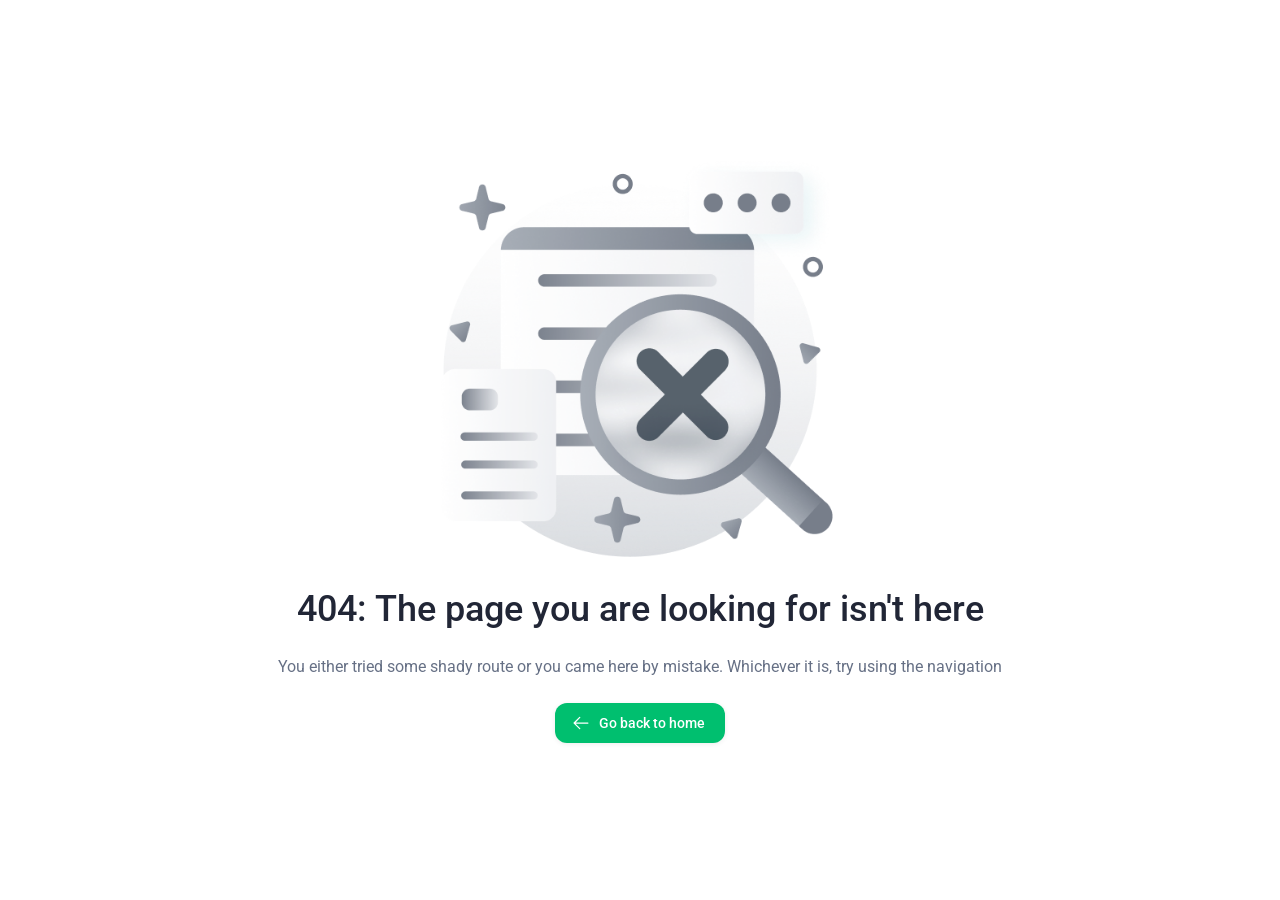
<file: errors/not-found/index.html>
<!DOCTYPE html><!--pXuazbyAXWhC5w6zImV0I--><html lang="fr"><head><meta charSet="utf-8"/><link rel="preconnect" href="/" crossorigin=""/><meta name="viewport" content="width=device-width, initial-scale=1"/><link rel="preload" as="image" href="/assets/error-404.png"/><link rel="stylesheet" href="/_next/static/chunks/e582fd2f82b62158.css" data-precedence="next"/><link rel="preload" as="script" fetchPriority="low" href="/_next/static/chunks/8102bac58544704f.js"/><script src="/_next/static/chunks/248cba0fcb3874ed.js" async=""></script><script src="/_next/static/chunks/ba8a736ce3226769.js" async=""></script><script src="/_next/static/chunks/8008d994f91f0fb6.js" async=""></script><script src="/_next/static/chunks/652ad0aa26265c47.js" async=""></script><script src="/_next/static/chunks/turbopack-ed0dde22ac0d09c6.js" async=""></script><script src="/_next/static/chunks/6e49c1d14641d030.js" async=""></script><script src="/_next/static/chunks/f493c8ebcf0b09a3.js" async=""></script><script src="/_next/static/chunks/5ab1fee3d4041d63.js" async=""></script><script src="/_next/static/chunks/ff1a16fafef87110.js" async=""></script><script src="/_next/static/chunks/247eb132b7f7b574.js" async=""></script><script src="/_next/static/chunks/570be41f08adc1ca.js" async=""></script><script src="/_next/static/chunks/df7bfbd27ab0757d.js" async=""></script><meta name="next-size-adjust" content=""/><title>Not found | Errors | Myrtea Kit | ADENI</title><meta name="description" content="ADENI est une association engagée pour le développement social, éducatif et solidaire à Djibouti. Découvrez nos actions et contactez-nous."/><meta name="robots" content="index, follow"/><meta name="googlebot" content="index, follow, max-video-preview:-1, max-image-preview:large, max-snippet:-1"/><link rel="canonical" href="https://adeni-dj.org/"/><meta property="og:title" content="ADENI – Association pour le développement et la solidarité"/><meta property="og:description" content="Association engagée pour le développement social, éducatif et solidaire à Djibouti."/><meta property="og:url" content="https://adeni-dj.org/"/><meta property="og:site_name" content="ADENI"/><meta property="og:locale" content="fr_FR"/><meta property="og:image" content="https://adeni-dj.org/logo.png"/><meta property="og:image:width" content="1200"/><meta property="og:image:height" content="630"/><meta property="og:image:alt" content="ADENI"/><meta property="og:type" content="website"/><meta name="twitter:card" content="summary_large_image"/><meta name="twitter:title" content="ADENI – Association pour le développement et la solidarité"/><meta name="twitter:description" content="Association engagée pour le développement social, éducatif et solidaire à Djibouti."/><meta name="twitter:image" content="https://adeni-dj.org/logo.png"/><link rel="icon" href="/favicon.ico"/><link rel="apple-touch-icon" href="/apple-touch-icon.png"/><script src="/_next/static/chunks/a6dad97d9634a72d.js" noModule=""></script><style data-emotion="mui-global lylr3s">html{-webkit-font-smoothing:antialiased;-moz-osx-font-smoothing:grayscale;box-sizing:border-box;-webkit-text-size-adjust:100%;}*,*::before,*::after{box-sizing:inherit;}strong,b{font-weight:700;}body{margin:0;color:var(--mui-palette-text-primary);font-family:"Roboto","Barlow","Montserrat","Inter",-apple-system,BlinkMacSystemFont,"Segoe UI",Helvetica,Arial,sans-serif,"Apple Color Emoji","Segoe UI Emoji";font-weight:400;font-size:1rem;line-height:1.5;background-color:var(--mui-palette-background-default);}@media print{body{background-color:var(--mui-palette-common-white);}}body::backdrop{background-color:var(--mui-palette-background-default);}</style><style data-emotion="mui-global 1vcqmmn">:root{--mui-spacing:8px;--mui-shape-borderRadius:8px;--mui-shadows-0:none;--mui-shadows-1:0px 1px 2px rgba(0, 0, 0, 0.08);--mui-shadows-2:0px 1px 5px rgba(0, 0, 0, 0.08);--mui-shadows-3:0px 1px 8px rgba(0, 0, 0, 0.08);--mui-shadows-4:0px 1px 10px rgba(0, 0, 0, 0.08);--mui-shadows-5:0px 1px 14px rgba(0, 0, 0, 0.08);--mui-shadows-6:0px 1px 18px rgba(0, 0, 0, 0.08);--mui-shadows-7:0px 2px 16px rgba(0, 0, 0, 0.08);--mui-shadows-8:0px 3px 14px rgba(0, 0, 0, 0.08);--mui-shadows-9:0px 3px 16px rgba(0, 0, 0, 0.08);--mui-shadows-10:0px 4px 18px rgba(0, 0, 0, 0.08);--mui-shadows-11:0px 4px 20px rgba(0, 0, 0, 0.08);--mui-shadows-12:0px 5px 22px rgba(0, 0, 0, 0.08);--mui-shadows-13:0px 5px 24px rgba(0, 0, 0, 0.08);--mui-shadows-14:0px 5px 26px rgba(0, 0, 0, 0.08);--mui-shadows-15:0px 6px 28px rgba(0, 0, 0, 0.08);--mui-shadows-16:0px 6px 30px rgba(0, 0, 0, 0.08);--mui-shadows-17:0px 6px 32px rgba(0, 0, 0, 0.08);--mui-shadows-18:0px 7px 34px rgba(0, 0, 0, 0.08);--mui-shadows-19:0px 7px 36px rgba(0, 0, 0, 0.08);--mui-shadows-20:0px 8px 38px rgba(0, 0, 0, 0.08);--mui-shadows-21:0px 8px 40px rgba(0, 0, 0, 0.08);--mui-shadows-22:0px 8px 42px rgba(0, 0, 0, 0.08);--mui-shadows-23:0px 9px 44px rgba(0, 0, 0, 0.08);--mui-shadows-24:0px 9px 46px rgba(0, 0, 0, 0.08);--mui-zIndex-mobileStepper:1000;--mui-zIndex-fab:1050;--mui-zIndex-speedDial:1050;--mui-zIndex-appBar:1100;--mui-zIndex-drawer:1200;--mui-zIndex-modal:1300;--mui-zIndex-snackbar:1400;--mui-zIndex-tooltip:1500;--mui-font-body1:400 1rem/1.5 "Roboto","Barlow","Montserrat","Inter",-apple-system,BlinkMacSystemFont,"Segoe UI",Helvetica,Arial,sans-serif,"Apple Color Emoji","Segoe UI Emoji";--mui-font-body2:400 0.875rem/1.57 "Roboto","Barlow","Montserrat","Inter",-apple-system,BlinkMacSystemFont,"Segoe UI",Helvetica,Arial,sans-serif,"Apple Color Emoji","Segoe UI Emoji";--mui-font-button:500 0.875rem/1.75 "Roboto","Barlow","Montserrat","Inter",-apple-system,BlinkMacSystemFont,"Segoe UI",Helvetica,Arial,sans-serif,"Apple Color Emoji","Segoe UI Emoji";--mui-font-caption:400 0.75rem/1.66 "Roboto","Barlow","Montserrat","Inter",-apple-system,BlinkMacSystemFont,"Segoe UI",Helvetica,Arial,sans-serif,"Apple Color Emoji","Segoe UI Emoji";--mui-font-subtitle1:500 1rem/1.57 "Roboto","Barlow","Montserrat","Inter",-apple-system,BlinkMacSystemFont,"Segoe UI",Helvetica,Arial,sans-serif,"Apple Color Emoji","Segoe UI Emoji";--mui-font-subtitle2:500 0.875rem/1.57 "Roboto","Barlow","Montserrat","Inter",-apple-system,BlinkMacSystemFont,"Segoe UI",Helvetica,Arial,sans-serif,"Apple Color Emoji","Segoe UI Emoji";--mui-font-overline:500 0.75rem/2.5 "Roboto","Barlow","Montserrat","Inter",-apple-system,BlinkMacSystemFont,"Segoe UI",Helvetica,Arial,sans-serif,"Apple Color Emoji","Segoe UI Emoji";--mui-font-h1:500 3.5rem/1.2 "Roboto","Barlow","Montserrat","Inter",-apple-system,BlinkMacSystemFont,"Segoe UI",Helvetica,Arial,sans-serif,"Apple Color Emoji","Segoe UI Emoji";--mui-font-h2:500 3rem/1.2 "Roboto","Barlow","Montserrat","Inter",-apple-system,BlinkMacSystemFont,"Segoe UI",Helvetica,Arial,sans-serif,"Apple Color Emoji","Segoe UI Emoji";--mui-font-h3:500 2.25rem/1.2 "Roboto","Barlow","Montserrat","Inter",-apple-system,BlinkMacSystemFont,"Segoe UI",Helvetica,Arial,sans-serif,"Apple Color Emoji","Segoe UI Emoji";--mui-font-h4:500 2rem/1.2 "Roboto","Barlow","Montserrat","Inter",-apple-system,BlinkMacSystemFont,"Segoe UI",Helvetica,Arial,sans-serif,"Apple Color Emoji","Segoe UI Emoji";--mui-font-h5:500 1.5rem/1.2 "Roboto","Barlow","Montserrat","Inter",-apple-system,BlinkMacSystemFont,"Segoe UI",Helvetica,Arial,sans-serif,"Apple Color Emoji","Segoe UI Emoji";--mui-font-h6:500 1.125rem/1.2 "Roboto","Barlow","Montserrat","Inter",-apple-system,BlinkMacSystemFont,"Segoe UI",Helvetica,Arial,sans-serif,"Apple Color Emoji","Segoe UI Emoji";--mui-font-inherit:inherit inherit/inherit inherit;}:root,.light{-webkit-print-color-scheme:light;color-scheme:light;--mui-palette-action-disabledBackground:rgba(0, 0, 0, 0.06);--mui-palette-action-active:rgba(0, 0, 0, 0.54);--mui-palette-action-hover:rgba(0, 0, 0, 0.04);--mui-palette-action-hoverOpacity:0.04;--mui-palette-action-selected:rgba(0, 0, 0, 0.08);--mui-palette-action-selectedOpacity:0.08;--mui-palette-action-disabled:rgba(0, 0, 0, 0.26);--mui-palette-action-disabledOpacity:0.38;--mui-palette-action-focus:rgba(0, 0, 0, 0.12);--mui-palette-action-focusOpacity:0.12;--mui-palette-action-activatedOpacity:0.12;--mui-palette-action-activeChannel:0 0 0;--mui-palette-action-selectedChannel:0 0 0;--mui-palette-background-default:var(--mui-palette-common-white);--mui-palette-background-defaultChannel:255 255 255;--mui-palette-background-paper:var(--mui-palette-common-white);--mui-palette-background-paperChannel:255 255 255;--mui-palette-background-level1:var(--mui-palette-neutral-50);--mui-palette-background-level2:var(--mui-palette-neutral-100);--mui-palette-background-level3:var(--mui-palette-neutral-200);--mui-palette-common-black:#000000;--mui-palette-common-white:#ffffff;--mui-palette-common-background:#fff;--mui-palette-common-onBackground:#000;--mui-palette-common-backgroundChannel:255 255 255;--mui-palette-common-onBackgroundChannel:0 0 0;--mui-palette-divider:var(--mui-palette-neutral-200);--mui-palette-dividerChannel:220 223 228;--mui-palette-error-50:#fef3f2;--mui-palette-error-100:#fee4e2;--mui-palette-error-200:#ffcdc9;--mui-palette-error-300:#fdaaa4;--mui-palette-error-400:#f97970;--mui-palette-error-500:#f04438;--mui-palette-error-600:#de3024;--mui-palette-error-700:#bb241a;--mui-palette-error-800:#9a221a;--mui-palette-error-900:#80231c;--mui-palette-error-950:#460d09;--mui-palette-error-light:#f97970;--mui-palette-error-main:#f04438;--mui-palette-error-dark:#de3024;--mui-palette-error-contrastText:var(--mui-palette-common-white);--mui-palette-error-mainChannel:240 68 56;--mui-palette-error-lightChannel:249 121 112;--mui-palette-error-darkChannel:222 48 36;--mui-palette-error-contrastTextChannel:var(--mui-palette-common-white);--mui-palette-info-50:#ecfdff;--mui-palette-info-100:#cff7fe;--mui-palette-info-200:#a4eefd;--mui-palette-info-300:#66e0fa;--mui-palette-info-400:#10bee8;--mui-palette-info-500:#04aad6;--mui-palette-info-600:#0787b3;--mui-palette-info-700:#0d6d91;--mui-palette-info-800:#145876;--mui-palette-info-900:#154964;--mui-palette-info-950:#082f44;--mui-palette-info-light:#10bee8;--mui-palette-info-main:#04aad6;--mui-palette-info-dark:#0787b3;--mui-palette-info-contrastText:var(--mui-palette-common-white);--mui-palette-info-mainChannel:4 170 214;--mui-palette-info-lightChannel:16 190 232;--mui-palette-info-darkChannel:7 135 179;--mui-palette-info-contrastTextChannel:var(--mui-palette-common-white);--mui-palette-neutral-50:#f9fafb;--mui-palette-neutral-100:#f1f1f4;--mui-palette-neutral-200:#dcdfe4;--mui-palette-neutral-300:#b3b9c6;--mui-palette-neutral-400:#8a94a6;--mui-palette-neutral-500:#667085;--mui-palette-neutral-600:#565e73;--mui-palette-neutral-700:#434a60;--mui-palette-neutral-800:#313749;--mui-palette-neutral-900:#212636;--mui-palette-neutral-950:#121621;--mui-palette-primary-50:#e6f7ee;--mui-palette-primary-100:#c2ebd5;--mui-palette-primary-200:#9cdfbb;--mui-palette-primary-300:#6ed39a;--mui-palette-primary-400:#4ac886;--mui-palette-primary-500:#00bf6f;--mui-palette-primary-600:#00a05c;--mui-palette-primary-700:#008148;--mui-palette-primary-800:#006236;--mui-palette-primary-900:#004d2b;--mui-palette-primary-950:#00321c;--mui-palette-primary-light:#4ac886;--mui-palette-primary-main:#00bf6f;--mui-palette-primary-dark:#00a05c;--mui-palette-primary-contrastText:var(--mui-palette-common-white);--mui-palette-primary-mainChannel:0 191 111;--mui-palette-primary-lightChannel:74 200 134;--mui-palette-primary-darkChannel:0 160 92;--mui-palette-primary-contrastTextChannel:var(--mui-palette-common-white);--mui-palette-secondary-50:#fbfcfe;--mui-palette-secondary-100:#f0f4f8;--mui-palette-secondary-200:#dde7ee;--mui-palette-secondary-300:#cdd7e1;--mui-palette-secondary-400:#9fa6ad;--mui-palette-secondary-500:#636b74;--mui-palette-secondary-600:#555e68;--mui-palette-secondary-700:#32383e;--mui-palette-secondary-800:#202427;--mui-palette-secondary-900:#121517;--mui-palette-secondary-950:#090a0b;--mui-palette-secondary-light:#555e68;--mui-palette-secondary-main:#32383e;--mui-palette-secondary-dark:#202427;--mui-palette-secondary-contrastText:var(--mui-palette-common-white);--mui-palette-secondary-mainChannel:50 56 62;--mui-palette-secondary-lightChannel:85 94 104;--mui-palette-secondary-darkChannel:32 36 39;--mui-palette-secondary-contrastTextChannel:var(--mui-palette-common-white);--mui-palette-success-50:#f0fdfa;--mui-palette-success-100:#ccfbef;--mui-palette-success-200:#9af5e1;--mui-palette-success-300:#5fe9ce;--mui-palette-success-400:#2ed3b8;--mui-palette-success-500:#15b79f;--mui-palette-success-600:#0e9382;--mui-palette-success-700:#107569;--mui-palette-success-800:#115e56;--mui-palette-success-900:#134e48;--mui-palette-success-950:#042f2c;--mui-palette-success-light:#2ed3b8;--mui-palette-success-main:#15b79f;--mui-palette-success-dark:#0e9382;--mui-palette-success-contrastText:var(--mui-palette-common-white);--mui-palette-success-mainChannel:21 183 159;--mui-palette-success-lightChannel:46 211 184;--mui-palette-success-darkChannel:14 147 130;--mui-palette-success-contrastTextChannel:var(--mui-palette-common-white);--mui-palette-text-primary:var(--mui-palette-neutral-900);--mui-palette-text-primaryChannel:33 38 54;--mui-palette-text-secondary:var(--mui-palette-neutral-500);--mui-palette-text-secondaryChannel:102 112 133;--mui-palette-text-disabled:var(--mui-palette-neutral-400);--mui-palette-warning-50:#e6f7ee;--mui-palette-warning-100:#c2ebd5;--mui-palette-warning-200:#9cdfbb;--mui-palette-warning-300:#6ed39a;--mui-palette-warning-400:#4ac886;--mui-palette-warning-500:#00bf6f;--mui-palette-warning-600:#00a05c;--mui-palette-warning-700:#008148;--mui-palette-warning-800:#006236;--mui-palette-warning-900:#004d2b;--mui-palette-warning-950:#00321c;--mui-palette-warning-light:#4ac886;--mui-palette-warning-main:#00bf6f;--mui-palette-warning-dark:#00a05c;--mui-palette-warning-contrastText:var(--mui-palette-common-white);--mui-palette-warning-mainChannel:0 191 111;--mui-palette-warning-lightChannel:74 200 134;--mui-palette-warning-darkChannel:0 160 92;--mui-palette-warning-contrastTextChannel:var(--mui-palette-common-white);--mui-palette-grey-50:#fafafa;--mui-palette-grey-100:#f5f5f5;--mui-palette-grey-200:#eeeeee;--mui-palette-grey-300:#e0e0e0;--mui-palette-grey-400:#bdbdbd;--mui-palette-grey-500:#9e9e9e;--mui-palette-grey-600:#757575;--mui-palette-grey-700:#616161;--mui-palette-grey-800:#424242;--mui-palette-grey-900:#212121;--mui-palette-grey-A100:#f5f5f5;--mui-palette-grey-A200:#eeeeee;--mui-palette-grey-A400:#bdbdbd;--mui-palette-grey-A700:#616161;--mui-palette-Alert-errorColor:rgb(99, 48, 44);--mui-palette-Alert-infoColor:rgb(6, 76, 92);--mui-palette-Alert-successColor:rgb(18, 84, 73);--mui-palette-Alert-warningColor:rgb(29, 80, 53);--mui-palette-Alert-errorFilledBg:var(--mui-palette-error-main, #f04438);--mui-palette-Alert-infoFilledBg:var(--mui-palette-info-main, #04aad6);--mui-palette-Alert-successFilledBg:var(--mui-palette-success-main, #15b79f);--mui-palette-Alert-warningFilledBg:var(--mui-palette-warning-main, #00bf6f);--mui-palette-Alert-errorFilledColor:#fff;--mui-palette-Alert-infoFilledColor:rgba(0, 0, 0, 0.87);--mui-palette-Alert-successFilledColor:rgba(0, 0, 0, 0.87);--mui-palette-Alert-warningFilledColor:rgba(0, 0, 0, 0.87);--mui-palette-Alert-errorStandardBg:rgb(254, 241, 240);--mui-palette-Alert-infoStandardBg:rgb(231, 248, 252);--mui-palette-Alert-successStandardBg:rgb(234, 250, 247);--mui-palette-Alert-warningStandardBg:rgb(236, 249, 242);--mui-palette-Alert-errorIconColor:var(--mui-palette-error-main, #f04438);--mui-palette-Alert-infoIconColor:var(--mui-palette-info-main, #04aad6);--mui-palette-Alert-successIconColor:var(--mui-palette-success-main, #15b79f);--mui-palette-Alert-warningIconColor:var(--mui-palette-warning-main, #00bf6f);--mui-palette-AppBar-defaultBg:var(--mui-palette-grey-100, #f5f5f5);--mui-palette-Avatar-defaultBg:var(--mui-palette-grey-400, #bdbdbd);--mui-palette-Button-inheritContainedBg:var(--mui-palette-grey-300, #e0e0e0);--mui-palette-Button-inheritContainedHoverBg:var(--mui-palette-grey-A100, #f5f5f5);--mui-palette-Chip-defaultBorder:var(--mui-palette-grey-400, #bdbdbd);--mui-palette-Chip-defaultAvatarColor:var(--mui-palette-grey-700, #616161);--mui-palette-Chip-defaultIconColor:var(--mui-palette-grey-700, #616161);--mui-palette-FilledInput-bg:rgba(0, 0, 0, 0.06);--mui-palette-FilledInput-hoverBg:rgba(0, 0, 0, 0.09);--mui-palette-FilledInput-disabledBg:rgba(0, 0, 0, 0.12);--mui-palette-LinearProgress-primaryBg:rgb(158, 230, 200);--mui-palette-LinearProgress-secondaryBg:rgb(177, 179, 181);--mui-palette-LinearProgress-errorBg:rgb(249, 183, 179);--mui-palette-LinearProgress-infoBg:rgb(159, 222, 239);--mui-palette-LinearProgress-successBg:rgb(166, 227, 218);--mui-palette-LinearProgress-warningBg:rgb(158, 230, 200);--mui-palette-Skeleton-bg:rgba(var(--mui-palette-text-primaryChannel, 33 38 54) / 0.11);--mui-palette-Slider-primaryTrack:rgb(158, 230, 200);--mui-palette-Slider-secondaryTrack:rgb(177, 179, 181);--mui-palette-Slider-errorTrack:rgb(249, 183, 179);--mui-palette-Slider-infoTrack:rgb(159, 222, 239);--mui-palette-Slider-successTrack:rgb(166, 227, 218);--mui-palette-Slider-warningTrack:rgb(158, 230, 200);--mui-palette-SnackbarContent-bg:var(--mui-palette-common-white);--mui-palette-SpeedDialAction-fabHoverBg:var(--mui-palette-common-white);--mui-palette-StepConnector-border:var(--mui-palette-grey-400, #bdbdbd);--mui-palette-StepContent-border:var(--mui-palette-grey-400, #bdbdbd);--mui-palette-Switch-defaultColor:var(--mui-palette-common-white, #ffffff);--mui-palette-Switch-defaultDisabledColor:var(--mui-palette-grey-100, #f5f5f5);--mui-palette-Switch-primaryDisabledColor:rgb(158, 230, 200);--mui-palette-Switch-secondaryDisabledColor:rgb(177, 179, 181);--mui-palette-Switch-errorDisabledColor:rgb(249, 183, 179);--mui-palette-Switch-infoDisabledColor:rgb(159, 222, 239);--mui-palette-Switch-successDisabledColor:rgb(166, 227, 218);--mui-palette-Switch-warningDisabledColor:rgb(158, 230, 200);--mui-palette-TableCell-border:var(--mui-palette-neutral-200);--mui-palette-Tooltip-bg:rgba(97, 97, 97, 0.92);--mui-opacity-inputPlaceholder:0.42;--mui-opacity-inputUnderline:0.42;--mui-opacity-switchTrackDisabled:0.12;--mui-opacity-switchTrack:0.38;}.dark{-webkit-print-color-scheme:dark;color-scheme:dark;--mui-palette-common-black:#000000;--mui-palette-common-white:#ffffff;--mui-palette-common-background:#000;--mui-palette-common-onBackground:#fff;--mui-palette-common-backgroundChannel:0 0 0;--mui-palette-common-onBackgroundChannel:255 255 255;--mui-palette-primary-50:#e6f7ee;--mui-palette-primary-100:#c2ebd5;--mui-palette-primary-200:#9cdfbb;--mui-palette-primary-300:#6ed39a;--mui-palette-primary-400:#4ac886;--mui-palette-primary-500:#00bf6f;--mui-palette-primary-600:#00a05c;--mui-palette-primary-700:#008148;--mui-palette-primary-800:#006236;--mui-palette-primary-900:#004d2b;--mui-palette-primary-950:#00321c;--mui-palette-primary-light:#6ed39a;--mui-palette-primary-main:#4ac886;--mui-palette-primary-dark:#00bf6f;--mui-palette-primary-contrastText:var(--mui-palette-common-black);--mui-palette-primary-mainChannel:74 200 134;--mui-palette-primary-lightChannel:110 211 154;--mui-palette-primary-darkChannel:0 191 111;--mui-palette-primary-contrastTextChannel:var(--mui-palette-common-black);--mui-palette-secondary-50:#fbfcfe;--mui-palette-secondary-100:#f0f4f8;--mui-palette-secondary-200:#dde7ee;--mui-palette-secondary-300:#cdd7e1;--mui-palette-secondary-400:#9fa6ad;--mui-palette-secondary-500:#636b74;--mui-palette-secondary-600:#555e68;--mui-palette-secondary-700:#32383e;--mui-palette-secondary-800:#202427;--mui-palette-secondary-900:#121517;--mui-palette-secondary-950:#090a0b;--mui-palette-secondary-light:#f0f4f8;--mui-palette-secondary-main:#dde7ee;--mui-palette-secondary-dark:#cdd7e1;--mui-palette-secondary-contrastText:var(--mui-palette-common-black);--mui-palette-secondary-mainChannel:221 231 238;--mui-palette-secondary-lightChannel:240 244 248;--mui-palette-secondary-darkChannel:205 215 225;--mui-palette-secondary-contrastTextChannel:var(--mui-palette-common-black);--mui-palette-error-50:#fef3f2;--mui-palette-error-100:#fee4e2;--mui-palette-error-200:#ffcdc9;--mui-palette-error-300:#fdaaa4;--mui-palette-error-400:#f97970;--mui-palette-error-500:#f04438;--mui-palette-error-600:#de3024;--mui-palette-error-700:#bb241a;--mui-palette-error-800:#9a221a;--mui-palette-error-900:#80231c;--mui-palette-error-950:#460d09;--mui-palette-error-light:#fdaaa4;--mui-palette-error-main:#f97970;--mui-palette-error-dark:#f04438;--mui-palette-error-contrastText:var(--mui-palette-common-black);--mui-palette-error-mainChannel:249 121 112;--mui-palette-error-lightChannel:253 170 164;--mui-palette-error-darkChannel:240 68 56;--mui-palette-error-contrastTextChannel:var(--mui-palette-common-black);--mui-palette-warning-50:#e6f7ee;--mui-palette-warning-100:#c2ebd5;--mui-palette-warning-200:#9cdfbb;--mui-palette-warning-300:#6ed39a;--mui-palette-warning-400:#4ac886;--mui-palette-warning-500:#00bf6f;--mui-palette-warning-600:#00a05c;--mui-palette-warning-700:#008148;--mui-palette-warning-800:#006236;--mui-palette-warning-900:#004d2b;--mui-palette-warning-950:#00321c;--mui-palette-warning-light:#6ed39a;--mui-palette-warning-main:#4ac886;--mui-palette-warning-dark:#00bf6f;--mui-palette-warning-contrastText:var(--mui-palette-common-black);--mui-palette-warning-mainChannel:74 200 134;--mui-palette-warning-lightChannel:110 211 154;--mui-palette-warning-darkChannel:0 191 111;--mui-palette-warning-contrastTextChannel:var(--mui-palette-common-black);--mui-palette-info-50:#ecfdff;--mui-palette-info-100:#cff7fe;--mui-palette-info-200:#a4eefd;--mui-palette-info-300:#66e0fa;--mui-palette-info-400:#10bee8;--mui-palette-info-500:#04aad6;--mui-palette-info-600:#0787b3;--mui-palette-info-700:#0d6d91;--mui-palette-info-800:#145876;--mui-palette-info-900:#154964;--mui-palette-info-950:#082f44;--mui-palette-info-light:#66e0fa;--mui-palette-info-main:#10bee8;--mui-palette-info-dark:#04aad6;--mui-palette-info-contrastText:var(--mui-palette-common-black);--mui-palette-info-mainChannel:16 190 232;--mui-palette-info-lightChannel:102 224 250;--mui-palette-info-darkChannel:4 170 214;--mui-palette-info-contrastTextChannel:var(--mui-palette-common-black);--mui-palette-success-50:#f0fdfa;--mui-palette-success-100:#ccfbef;--mui-palette-success-200:#9af5e1;--mui-palette-success-300:#5fe9ce;--mui-palette-success-400:#2ed3b8;--mui-palette-success-500:#15b79f;--mui-palette-success-600:#0e9382;--mui-palette-success-700:#107569;--mui-palette-success-800:#115e56;--mui-palette-success-900:#134e48;--mui-palette-success-950:#042f2c;--mui-palette-success-light:#5fe9ce;--mui-palette-success-main:#2ed3b8;--mui-palette-success-dark:#15b79f;--mui-palette-success-contrastText:var(--mui-palette-common-black);--mui-palette-success-mainChannel:46 211 184;--mui-palette-success-lightChannel:95 233 206;--mui-palette-success-darkChannel:21 183 159;--mui-palette-success-contrastTextChannel:var(--mui-palette-common-black);--mui-palette-grey-50:#fafafa;--mui-palette-grey-100:#f5f5f5;--mui-palette-grey-200:#eeeeee;--mui-palette-grey-300:#e0e0e0;--mui-palette-grey-400:#bdbdbd;--mui-palette-grey-500:#9e9e9e;--mui-palette-grey-600:#757575;--mui-palette-grey-700:#616161;--mui-palette-grey-800:#424242;--mui-palette-grey-900:#212121;--mui-palette-grey-A100:#f5f5f5;--mui-palette-grey-A200:#eeeeee;--mui-palette-grey-A400:#bdbdbd;--mui-palette-grey-A700:#616161;--mui-palette-text-primary:var(--mui-palette-neutral-100);--mui-palette-text-secondary:var(--mui-palette-neutral-400);--mui-palette-text-disabled:var(--mui-palette-neutral-600);--mui-palette-text-icon:rgba(255, 255, 255, 0.5);--mui-palette-text-primaryChannel:240 244 248;--mui-palette-text-secondaryChannel:159 166 173;--mui-palette-divider:var(--mui-palette-neutral-700);--mui-palette-background-paper:var(--mui-palette-neutral-900);--mui-palette-background-default:var(--mui-palette-neutral-950);--mui-palette-background-defaultChannel:9 10 11;--mui-palette-background-paperChannel:19 78 72;--mui-palette-background-level1:var(--mui-palette-neutral-800);--mui-palette-background-level2:var(--mui-palette-neutral-700);--mui-palette-background-level3:var(--mui-palette-neutral-600);--mui-palette-action-active:#fff;--mui-palette-action-hover:rgba(255, 255, 255, 0.08);--mui-palette-action-hoverOpacity:0.08;--mui-palette-action-selected:rgba(255, 255, 255, 0.16);--mui-palette-action-selectedOpacity:0.16;--mui-palette-action-disabled:rgba(255, 255, 255, 0.3);--mui-palette-action-disabledBackground:rgba(0, 0, 0, 0.12);--mui-palette-action-disabledOpacity:0.38;--mui-palette-action-focus:rgba(255, 255, 255, 0.12);--mui-palette-action-focusOpacity:0.12;--mui-palette-action-activatedOpacity:0.24;--mui-palette-action-activeChannel:255 255 255;--mui-palette-action-selectedChannel:255 255 255;--mui-palette-dividerChannel:50 56 62;--mui-palette-neutral-50:#fbfcfe;--mui-palette-neutral-100:#f0f4f8;--mui-palette-neutral-200:#dde7ee;--mui-palette-neutral-300:#cdd7e1;--mui-palette-neutral-400:#9fa6ad;--mui-palette-neutral-500:#636b74;--mui-palette-neutral-600:#555e68;--mui-palette-neutral-700:#32383e;--mui-palette-neutral-800:#202427;--mui-palette-neutral-900:#121517;--mui-palette-neutral-950:#090a0b;--mui-palette-Alert-errorColor:rgb(254, 221, 218);--mui-palette-Alert-infoColor:rgb(193, 242, 253);--mui-palette-Alert-successColor:rgb(191, 246, 235);--mui-palette-Alert-warningColor:rgb(197, 237, 214);--mui-palette-Alert-errorFilledBg:var(--mui-palette-error-dark, #f04438);--mui-palette-Alert-infoFilledBg:var(--mui-palette-info-dark, #04aad6);--mui-palette-Alert-successFilledBg:var(--mui-palette-success-dark, #15b79f);--mui-palette-Alert-warningFilledBg:var(--mui-palette-warning-dark, #00bf6f);--mui-palette-Alert-errorFilledColor:#fff;--mui-palette-Alert-infoFilledColor:rgba(0, 0, 0, 0.87);--mui-palette-Alert-successFilledColor:rgba(0, 0, 0, 0.87);--mui-palette-Alert-warningFilledColor:rgba(0, 0, 0, 0.87);--mui-palette-Alert-errorStandardBg:rgb(25, 16, 16);--mui-palette-Alert-infoStandardBg:rgb(10, 22, 24);--mui-palette-Alert-successStandardBg:rgb(9, 23, 20);--mui-palette-Alert-warningStandardBg:rgb(10, 21, 15);--mui-palette-Alert-errorIconColor:var(--mui-palette-error-main, #f97970);--mui-palette-Alert-infoIconColor:var(--mui-palette-info-main, #10bee8);--mui-palette-Alert-successIconColor:var(--mui-palette-success-main, #2ed3b8);--mui-palette-Alert-warningIconColor:var(--mui-palette-warning-main, #4ac886);--mui-palette-AppBar-defaultBg:var(--mui-palette-grey-900, #212121);--mui-palette-AppBar-darkBg:var(--mui-palette-background-paper, var(--mui-palette-neutral-900));--mui-palette-AppBar-darkColor:var(--mui-palette-text-primary, var(--mui-palette-neutral-100));--mui-palette-Avatar-defaultBg:var(--mui-palette-grey-600, #757575);--mui-palette-Button-inheritContainedBg:var(--mui-palette-grey-800, #424242);--mui-palette-Button-inheritContainedHoverBg:var(--mui-palette-grey-700, #616161);--mui-palette-Chip-defaultBorder:var(--mui-palette-grey-700, #616161);--mui-palette-Chip-defaultAvatarColor:var(--mui-palette-grey-300, #e0e0e0);--mui-palette-Chip-defaultIconColor:var(--mui-palette-grey-300, #e0e0e0);--mui-palette-FilledInput-bg:rgba(255, 255, 255, 0.09);--mui-palette-FilledInput-hoverBg:rgba(255, 255, 255, 0.13);--mui-palette-FilledInput-disabledBg:rgba(255, 255, 255, 0.12);--mui-palette-LinearProgress-primaryBg:rgb(37, 100, 67);--mui-palette-LinearProgress-secondaryBg:rgb(110, 115, 119);--mui-palette-LinearProgress-errorBg:rgb(124, 60, 56);--mui-palette-LinearProgress-infoBg:rgb(8, 95, 116);--mui-palette-LinearProgress-successBg:rgb(23, 105, 92);--mui-palette-LinearProgress-warningBg:rgb(37, 100, 67);--mui-palette-Skeleton-bg:rgba(var(--mui-palette-text-primaryChannel, 240 244 248) / 0.13);--mui-palette-Slider-primaryTrack:rgb(37, 100, 67);--mui-palette-Slider-secondaryTrack:rgb(110, 115, 119);--mui-palette-Slider-errorTrack:rgb(124, 60, 56);--mui-palette-Slider-infoTrack:rgb(8, 95, 116);--mui-palette-Slider-successTrack:rgb(23, 105, 92);--mui-palette-Slider-warningTrack:rgb(37, 100, 67);--mui-palette-SnackbarContent-bg:var(--mui-palette-neutral-950);--mui-palette-SpeedDialAction-fabHoverBg:var(--mui-palette-neutral-900);--mui-palette-StepConnector-border:var(--mui-palette-grey-600, #757575);--mui-palette-StepContent-border:var(--mui-palette-grey-600, #757575);--mui-palette-Switch-defaultColor:var(--mui-palette-grey-300, #e0e0e0);--mui-palette-Switch-defaultDisabledColor:var(--mui-palette-grey-600, #757575);--mui-palette-Switch-primaryDisabledColor:rgb(33, 89, 60);--mui-palette-Switch-secondaryDisabledColor:rgb(99, 103, 107);--mui-palette-Switch-errorDisabledColor:rgb(112, 54, 50);--mui-palette-Switch-infoDisabledColor:rgb(7, 85, 104);--mui-palette-Switch-successDisabledColor:rgb(20, 94, 82);--mui-palette-Switch-warningDisabledColor:rgb(33, 89, 60);--mui-palette-TableCell-border:var(--mui-palette-neutral-700);--mui-palette-Tooltip-bg:rgba(97, 97, 97, 0.92);--mui-opacity-inputPlaceholder:0.5;--mui-opacity-inputUnderline:0.7;--mui-opacity-switchTrackDisabled:0.2;--mui-opacity-switchTrack:0.3;--mui-overlays-0:none;--mui-overlays-1:linear-gradient(rgba(255 255 255 / 0.051), rgba(255 255 255 / 0.051));--mui-overlays-2:linear-gradient(rgba(255 255 255 / 0.069), rgba(255 255 255 / 0.069));--mui-overlays-3:linear-gradient(rgba(255 255 255 / 0.082), rgba(255 255 255 / 0.082));--mui-overlays-4:linear-gradient(rgba(255 255 255 / 0.092), rgba(255 255 255 / 0.092));--mui-overlays-5:linear-gradient(rgba(255 255 255 / 0.101), rgba(255 255 255 / 0.101));--mui-overlays-6:linear-gradient(rgba(255 255 255 / 0.108), rgba(255 255 255 / 0.108));--mui-overlays-7:linear-gradient(rgba(255 255 255 / 0.114), rgba(255 255 255 / 0.114));--mui-overlays-8:linear-gradient(rgba(255 255 255 / 0.119), rgba(255 255 255 / 0.119));--mui-overlays-9:linear-gradient(rgba(255 255 255 / 0.124), rgba(255 255 255 / 0.124));--mui-overlays-10:linear-gradient(rgba(255 255 255 / 0.128), rgba(255 255 255 / 0.128));--mui-overlays-11:linear-gradient(rgba(255 255 255 / 0.132), rgba(255 255 255 / 0.132));--mui-overlays-12:linear-gradient(rgba(255 255 255 / 0.135), rgba(255 255 255 / 0.135));--mui-overlays-13:linear-gradient(rgba(255 255 255 / 0.139), rgba(255 255 255 / 0.139));--mui-overlays-14:linear-gradient(rgba(255 255 255 / 0.142), rgba(255 255 255 / 0.142));--mui-overlays-15:linear-gradient(rgba(255 255 255 / 0.145), rgba(255 255 255 / 0.145));--mui-overlays-16:linear-gradient(rgba(255 255 255 / 0.147), rgba(255 255 255 / 0.147));--mui-overlays-17:linear-gradient(rgba(255 255 255 / 0.15), rgba(255 255 255 / 0.15));--mui-overlays-18:linear-gradient(rgba(255 255 255 / 0.152), rgba(255 255 255 / 0.152));--mui-overlays-19:linear-gradient(rgba(255 255 255 / 0.155), rgba(255 255 255 / 0.155));--mui-overlays-20:linear-gradient(rgba(255 255 255 / 0.157), rgba(255 255 255 / 0.157));--mui-overlays-21:linear-gradient(rgba(255 255 255 / 0.159), rgba(255 255 255 / 0.159));--mui-overlays-22:linear-gradient(rgba(255 255 255 / 0.161), rgba(255 255 255 / 0.161));--mui-overlays-23:linear-gradient(rgba(255 255 255 / 0.163), rgba(255 255 255 / 0.163));--mui-overlays-24:linear-gradient(rgba(255 255 255 / 0.165), rgba(255 255 255 / 0.165));}</style><style data-emotion="mui pq4j27 mm9xed 0 1hm4y2z 12vz3j uh69i8 18j2uk3 uyovhh cveorv">.mui-pq4j27{-webkit-align-items:center;-webkit-box-align:center;-ms-flex-align:center;align-items:center;display:-webkit-box;display:-webkit-flex;display:-ms-flexbox;display:flex;-webkit-box-pack:center;-ms-flex-pack:center;-webkit-justify-content:center;justify-content:center;min-height:100%;}.mui-mm9xed{display:-webkit-box;display:-webkit-flex;display:-ms-flexbox;display:flex;-webkit-flex-direction:column;-ms-flex-direction:column;flex-direction:column;gap:calc(3 * var(--mui-spacing));-webkit-align-items:center;-webkit-box-align:center;-ms-flex-align:center;align-items:center;max-width:900px;}.mui-1hm4y2z{display:inline-block;height:auto;max-width:100%;width:400px;}.mui-12vz3j{margin:0;font-family:"Roboto","Barlow","Montserrat","Inter",-apple-system,BlinkMacSystemFont,"Segoe UI",Helvetica,Arial,sans-serif,"Apple Color Emoji","Segoe UI Emoji";font-weight:500;font-size:2.25rem;line-height:1.2;text-align:center;}.mui-uh69i8{margin:0;font-family:"Roboto","Barlow","Montserrat","Inter",-apple-system,BlinkMacSystemFont,"Segoe UI",Helvetica,Arial,sans-serif,"Apple Color Emoji","Segoe UI Emoji";font-weight:400;font-size:1rem;line-height:1.5;color:var(--mui-palette-text-secondary);text-align:center;}.mui-18j2uk3{font-family:"Roboto","Barlow","Montserrat","Inter",-apple-system,BlinkMacSystemFont,"Segoe UI",Helvetica,Arial,sans-serif,"Apple Color Emoji","Segoe UI Emoji";font-weight:500;font-size:0.875rem;line-height:1.75;text-transform:uppercase;min-width:64px;padding:6px 16px;border:0;border-radius:var(--mui-shape-borderRadius);-webkit-transition:background-color 250ms cubic-bezier(0.4, 0, 0.2, 1) 0ms,box-shadow 250ms cubic-bezier(0.4, 0, 0.2, 1) 0ms,border-color 250ms cubic-bezier(0.4, 0, 0.2, 1) 0ms,color 250ms cubic-bezier(0.4, 0, 0.2, 1) 0ms;transition:background-color 250ms cubic-bezier(0.4, 0, 0.2, 1) 0ms,box-shadow 250ms cubic-bezier(0.4, 0, 0.2, 1) 0ms,border-color 250ms cubic-bezier(0.4, 0, 0.2, 1) 0ms,color 250ms cubic-bezier(0.4, 0, 0.2, 1) 0ms;color:var(--variant-containedColor);background-color:var(--variant-containedBg);box-shadow:var(--mui-shadows-2);--variant-textColor:var(--mui-palette-primary-main);--variant-outlinedColor:var(--mui-palette-primary-main);--variant-outlinedBorder:rgba(var(--mui-palette-primary-mainChannel) / 0.5);--variant-containedColor:var(--mui-palette-primary-contrastText);--variant-containedBg:var(--mui-palette-primary-main);-webkit-transition:background-color 250ms cubic-bezier(0.4, 0, 0.2, 1) 0ms,box-shadow 250ms cubic-bezier(0.4, 0, 0.2, 1) 0ms,border-color 250ms cubic-bezier(0.4, 0, 0.2, 1) 0ms;transition:background-color 250ms cubic-bezier(0.4, 0, 0.2, 1) 0ms,box-shadow 250ms cubic-bezier(0.4, 0, 0.2, 1) 0ms,border-color 250ms cubic-bezier(0.4, 0, 0.2, 1) 0ms;border-radius:12px;text-transform:none;padding:8px 20px;}.mui-18j2uk3:hover{-webkit-text-decoration:none;text-decoration:none;}.mui-18j2uk3.Mui-disabled{color:var(--mui-palette-action-disabled);}.mui-18j2uk3:hover{box-shadow:var(--mui-shadows-4);}@media (hover: none){.mui-18j2uk3:hover{box-shadow:var(--mui-shadows-2);}}.mui-18j2uk3:active{box-shadow:var(--mui-shadows-8);}.mui-18j2uk3.Mui-focusVisible{box-shadow:var(--mui-shadows-6);}.mui-18j2uk3.Mui-disabled{color:var(--mui-palette-action-disabled);box-shadow:var(--mui-shadows-0);background-color:var(--mui-palette-action-disabledBackground);}@media (hover: hover){.mui-18j2uk3:hover{--variant-containedBg:var(--mui-palette-primary-dark);--variant-textBg:rgba(var(--mui-palette-primary-mainChannel) / calc(var(--mui-palette-action-hoverOpacity)));--variant-outlinedBorder:var(--mui-palette-primary-main);--variant-outlinedBg:rgba(var(--mui-palette-primary-mainChannel) / calc(var(--mui-palette-action-hoverOpacity)));}}.mui-18j2uk3.MuiButton-loading{color:transparent;}.mui-uyovhh{display:-webkit-inline-box;display:-webkit-inline-flex;display:-ms-inline-flexbox;display:inline-flex;-webkit-align-items:center;-webkit-box-align:center;-ms-flex-align:center;align-items:center;-webkit-box-pack:center;-ms-flex-pack:center;-webkit-justify-content:center;justify-content:center;position:relative;box-sizing:border-box;-webkit-tap-highlight-color:transparent;background-color:transparent;outline:0;border:0;margin:0;border-radius:0;padding:0;cursor:pointer;-webkit-user-select:none;-moz-user-select:none;-ms-user-select:none;user-select:none;vertical-align:middle;-moz-appearance:none;-webkit-appearance:none;-webkit-text-decoration:none;text-decoration:none;color:inherit;font-family:"Roboto","Barlow","Montserrat","Inter",-apple-system,BlinkMacSystemFont,"Segoe UI",Helvetica,Arial,sans-serif,"Apple Color Emoji","Segoe UI Emoji";font-weight:500;font-size:0.875rem;line-height:1.75;text-transform:uppercase;min-width:64px;padding:6px 16px;border:0;border-radius:var(--mui-shape-borderRadius);-webkit-transition:background-color 250ms cubic-bezier(0.4, 0, 0.2, 1) 0ms,box-shadow 250ms cubic-bezier(0.4, 0, 0.2, 1) 0ms,border-color 250ms cubic-bezier(0.4, 0, 0.2, 1) 0ms,color 250ms cubic-bezier(0.4, 0, 0.2, 1) 0ms;transition:background-color 250ms cubic-bezier(0.4, 0, 0.2, 1) 0ms,box-shadow 250ms cubic-bezier(0.4, 0, 0.2, 1) 0ms,border-color 250ms cubic-bezier(0.4, 0, 0.2, 1) 0ms,color 250ms cubic-bezier(0.4, 0, 0.2, 1) 0ms;color:var(--variant-containedColor);background-color:var(--variant-containedBg);box-shadow:var(--mui-shadows-2);--variant-textColor:var(--mui-palette-primary-main);--variant-outlinedColor:var(--mui-palette-primary-main);--variant-outlinedBorder:rgba(var(--mui-palette-primary-mainChannel) / 0.5);--variant-containedColor:var(--mui-palette-primary-contrastText);--variant-containedBg:var(--mui-palette-primary-main);-webkit-transition:background-color 250ms cubic-bezier(0.4, 0, 0.2, 1) 0ms,box-shadow 250ms cubic-bezier(0.4, 0, 0.2, 1) 0ms,border-color 250ms cubic-bezier(0.4, 0, 0.2, 1) 0ms;transition:background-color 250ms cubic-bezier(0.4, 0, 0.2, 1) 0ms,box-shadow 250ms cubic-bezier(0.4, 0, 0.2, 1) 0ms,border-color 250ms cubic-bezier(0.4, 0, 0.2, 1) 0ms;border-radius:12px;text-transform:none;padding:8px 20px;}.mui-uyovhh::-moz-focus-inner{border-style:none;}.mui-uyovhh.Mui-disabled{pointer-events:none;cursor:default;}@media print{.mui-uyovhh{-webkit-print-color-adjust:exact;color-adjust:exact;}}.mui-uyovhh:hover{-webkit-text-decoration:none;text-decoration:none;}.mui-uyovhh.Mui-disabled{color:var(--mui-palette-action-disabled);}.mui-uyovhh:hover{box-shadow:var(--mui-shadows-4);}@media (hover: none){.mui-uyovhh:hover{box-shadow:var(--mui-shadows-2);}}.mui-uyovhh:active{box-shadow:var(--mui-shadows-8);}.mui-uyovhh.Mui-focusVisible{box-shadow:var(--mui-shadows-6);}.mui-uyovhh.Mui-disabled{color:var(--mui-palette-action-disabled);box-shadow:var(--mui-shadows-0);background-color:var(--mui-palette-action-disabledBackground);}@media (hover: hover){.mui-uyovhh:hover{--variant-containedBg:var(--mui-palette-primary-dark);--variant-textBg:rgba(var(--mui-palette-primary-mainChannel) / calc(var(--mui-palette-action-hoverOpacity)));--variant-outlinedBorder:var(--mui-palette-primary-main);--variant-outlinedBg:rgba(var(--mui-palette-primary-mainChannel) / calc(var(--mui-palette-action-hoverOpacity)));}}.mui-uyovhh.MuiButton-loading{color:transparent;}.mui-cveorv{display:inherit;margin-right:8px;margin-left:-4px;}.mui-cveorv>*:nth-of-type(1){font-size:20px;}</style></head><body><div hidden=""><!--$--><!--/$--></div><main class="MuiBox-root mui-pq4j27"><div class="MuiStack-root mui-mm9xed"><div class="MuiBox-root mui-0"><img class="MuiBox-root mui-1hm4y2z" alt="Under development" src="/assets/error-404.png"/></div><h3 class="MuiTypography-root MuiTypography-h3 mui-12vz3j">404: The page you are looking for isn&#x27;t here</h3><p class="MuiTypography-root MuiTypography-body1 mui-uh69i8">You either tried some shady route or you came here by mistake. Whichever it is, try using the navigation</p><a href="/"><button class="MuiButtonBase-root MuiButton-root MuiButton-contained MuiButton-containedPrimary MuiButton-sizeMedium MuiButton-containedSizeMedium MuiButton-colorPrimary MuiButton-root MuiButton-contained MuiButton-containedPrimary MuiButton-sizeMedium MuiButton-containedSizeMedium MuiButton-colorPrimary mui-uyovhh" tabindex="0" type="button"><span class="MuiButton-icon MuiButton-startIcon MuiButton-iconSizeMedium mui-cveorv"><svg xmlns="http://www.w3.org/2000/svg" width="1em" height="1em" fill="currentColor" viewBox="0 0 256 256"><path d="M224,128a8,8,0,0,1-8,8H59.31l58.35,58.34a8,8,0,0,1-11.32,11.32l-72-72a8,8,0,0,1,0-11.32l72-72a8,8,0,0,1,11.32,11.32L59.31,120H216A8,8,0,0,1,224,128Z"></path></svg></span>Go back to home</button></a></div></main><!--$--><!--/$--><script src="/_next/static/chunks/8102bac58544704f.js" id="_R_" async=""></script><script>(self.__next_f=self.__next_f||[]).push([0])</script><script>self.__next_f.push([1,"1:\"$Sreact.fragment\"\n2:I[58693,[\"/_next/static/chunks/6e49c1d14641d030.js\",\"/_next/static/chunks/f493c8ebcf0b09a3.js\",\"/_next/static/chunks/5ab1fee3d4041d63.js\"],\"QueryProvider\"]\n3:I[1014,[\"/_next/static/chunks/6e49c1d14641d030.js\",\"/_next/static/chunks/f493c8ebcf0b09a3.js\",\"/_next/static/chunks/5ab1fee3d4041d63.js\"],\"LocalizationProvider\"]\n4:I[93838,[\"/_next/static/chunks/6e49c1d14641d030.js\",\"/_next/static/chunks/f493c8ebcf0b09a3.js\",\"/_next/static/chunks/5ab1fee3d4041d63.js\"],\"ThemeProvider\"]\n5:I[39756,[\"/_next/static/chunks/ff1a16fafef87110.js\",\"/_next/static/chunks/247eb132b7f7b574.js\"],\"default\"]\n6:I[37457,[\"/_next/static/chunks/ff1a16fafef87110.js\",\"/_next/static/chunks/247eb132b7f7b574.js\"],\"default\"]\n7:I[19646,[\"/_next/static/chunks/6e49c1d14641d030.js\",\"/_next/static/chunks/f493c8ebcf0b09a3.js\",\"/_next/static/chunks/5ab1fee3d4041d63.js\",\"/_next/static/chunks/570be41f08adc1ca.js\",\"/_next/static/chunks/df7bfbd27ab0757d.js\"],\"default\"]\n8:I[614,[\"/_next/static/chunks/6e49c1d14641d030.js\",\"/_next/static/chunks/f493c8ebcf0b09a3.js\",\"/_next/static/chunks/5ab1fee3d4041d63.js\",\"/_next/static/chunks/570be41f08adc1ca.js\",\"/_next/static/chunks/df7bfbd27ab0757d.js\"],\"default\"]\n9:I[26863,[\"/_next/static/chunks/6e49c1d14641d030.js\",\"/_next/static/chunks/f493c8ebcf0b09a3.js\",\"/_next/static/chunks/5ab1fee3d4041d63.js\",\"/_next/static/chunks/570be41f08adc1ca.js\",\"/_next/static/chunks/df7bfbd27ab0757d.js\"],\"default\"]\na:I[22016,[\"/_next/static/chunks/6e49c1d14641d030.js\",\"/_next/static/chunks/f493c8ebcf0b09a3.js\",\"/_next/static/chunks/5ab1fee3d4041d63.js\",\"/_next/static/chunks/570be41f08adc1ca.js\",\"/_next/static/chunks/df7bfbd27ab0757d.js\"],\"\"]\nb:I[36807,[\"/_next/static/chunks/6e49c1d14641d030.js\",\"/_next/static/chunks/f493c8ebcf0b09a3.js\",\"/_next/static/chunks/5ab1fee3d4041d63.js\",\"/_next/static/chunks/570be41f08adc1ca.js\",\"/_next/static/chunks/df7bfbd27ab0757d.js\"],\"default\"]\nc:I[79520,[\"/_next/static/chunks/6e49c1d14641d030.js\",\"/_next/static/chunks/f493c8ebcf0b09a3.js\",\"/_next/static/chunks/5ab1fee3d4041d63.js\"],\"\"]\nd:I[97367,[\"/_next/static/chunks/ff1a16fafef87110.js\",\"/_next/static/chunks/247eb132b7f7b574.js\"],\"OutletBoundary\"]\ne:\"$Sreact.suspense\"\n10:I[97367,[\"/_next/static/chunks/ff1a16fafef87110.js\",\"/_next/static/chunks/247eb132b7f7b574.js\"],\"ViewportBoundary\"]\n12:I[97367,[\"/_next/static/chunks/ff1a16fafef87110.js\",\"/_next/static/chunks/247eb132b7f7b574.js\"],\"MetadataBoundary\"]\n14:I[68027,[\"/_next/static/chunks/ff1a16fafef87110.js\",\"/_next/static/chunks/247eb132b7f7b574.js\"],\"default\"]\n:HL[\"/_next/static/chunks/e582fd2f82b62158.css\",\"style\"]\n:HC[\"/\",\"\"]\n"])</script><script>self.__next_f.push([1,"0:{\"P\":null,\"b\":\"pXuazbyAXWhC5w6zImV0I\",\"c\":[\"\",\"errors\",\"not-found\",\"\"],\"q\":\"\",\"i\":false,\"f\":[[[\"\",{\"children\":[\"errors\",{\"children\":[\"not-found\",{\"children\":[\"__PAGE__\",{}]}]}]},\"$undefined\",\"$undefined\",true],[[\"$\",\"$1\",\"c\",{\"children\":[[[\"$\",\"link\",\"0\",{\"rel\":\"stylesheet\",\"href\":\"/_next/static/chunks/e582fd2f82b62158.css\",\"precedence\":\"next\",\"crossOrigin\":\"$undefined\",\"nonce\":\"$undefined\"}],[\"$\",\"script\",\"script-0\",{\"src\":\"/_next/static/chunks/6e49c1d14641d030.js\",\"async\":true,\"nonce\":\"$undefined\"}],[\"$\",\"script\",\"script-1\",{\"src\":\"/_next/static/chunks/f493c8ebcf0b09a3.js\",\"async\":true,\"nonce\":\"$undefined\"}],[\"$\",\"script\",\"script-2\",{\"src\":\"/_next/static/chunks/5ab1fee3d4041d63.js\",\"async\":true,\"nonce\":\"$undefined\"}]],[\"$\",\"html\",null,{\"lang\":\"fr\",\"suppressHydrationWarning\":true,\"children\":[\"$\",\"body\",null,{\"children\":[[\"$\",\"$L2\",null,{\"children\":[\"$\",\"$L3\",null,{\"children\":[\"$\",\"$L4\",null,{\"children\":[\"$\",\"$L5\",null,{\"parallelRouterKey\":\"children\",\"error\":\"$undefined\",\"errorStyles\":\"$undefined\",\"errorScripts\":\"$undefined\",\"template\":[\"$\",\"$L6\",null,{}],\"templateStyles\":\"$undefined\",\"templateScripts\":\"$undefined\",\"notFound\":[[\"$\",\"$L7\",null,{\"component\":\"main\",\"sx\":{\"alignItems\":\"center\",\"display\":\"flex\",\"justifyContent\":\"center\",\"minHeight\":\"100%\"},\"children\":[\"$\",\"$L8\",null,{\"spacing\":3,\"sx\":{\"alignItems\":\"center\",\"maxWidth\":\"md\"},\"children\":[[\"$\",\"$L7\",null,{\"children\":[\"$\",\"$L7\",null,{\"component\":\"img\",\"alt\":\"Under development\",\"src\":\"/assets/error-404.png\",\"sx\":{\"display\":\"inline-block\",\"height\":\"auto\",\"maxWidth\":\"100%\",\"width\":\"400px\"}}]}],[\"$\",\"$L9\",null,{\"variant\":\"h3\",\"sx\":{\"textAlign\":\"center\"},\"children\":\"404: The page you are looking for isn't here\"}],[\"$\",\"$L9\",null,{\"color\":\"text.secondary\",\"variant\":\"body1\",\"sx\":{\"textAlign\":\"center\"},\"children\":\"You either tried some shady route or you came here by mistake. Whichever it is, try using the navigation\"}],[\"$\",\"$La\",null,{\"href\":\"/\",\"passHref\":true,\"children\":[\"$\",\"$Lb\",null,{\"startIcon\":[\"$\",\"svg\",null,{\"ref\":\"$undefined\",\"xmlns\":\"http://www.w3.org/2000/svg\",\"width\":\"1em\",\"height\":\"1em\",\"fill\":\"currentColor\",\"viewBox\":\"0 0 256 256\",\"transform\":\"$undefined\",\"children\":[false,\"$undefined\",[\"$\",\"path\",null,{\"d\":\"M224,128a8,8,0,0,1-8,8H59.31l58.35,58.34a8,8,0,0,1-11.32,11.32l-72-72a8,8,0,0,1,0-11.32l72-72a8,8,0,0,1,11.32,11.32L59.31,120H216A8,8,0,0,1,224,128Z\"}]]}],\"variant\":\"contained\",\"children\":\"Go back to home\"}]}]]}]}],[]],\"forbidden\":\"$undefined\",\"unauthorized\":\"$undefined\"}]}]}]}],[\"$\",\"$Lc\",null,{\"id\":\"ld-org\",\"type\":\"application/ld+json\",\"strategy\":\"afterInteractive\",\"dangerouslySetInnerHTML\":{\"__html\":\"{\\\"@context\\\":\\\"https://schema.org\\\",\\\"@type\\\":\\\"Organization\\\",\\\"name\\\":\\\"ADENI\\\",\\\"url\\\":\\\"https://adeni-dj.org\\\",\\\"email\\\":\\\"contact@adeni.dj\\\",\\\"logo\\\":\\\"https://adeni-dj.org/logo.png\\\",\\\"sameAs\\\":[]}\"}}]]}]}]]}],{\"children\":[[\"$\",\"$1\",\"c\",{\"children\":[null,[\"$\",\"$L5\",null,{\"parallelRouterKey\":\"children\",\"error\":\"$undefined\",\"errorStyles\":\"$undefined\",\"errorScripts\":\"$undefined\",\"template\":[\"$\",\"$L6\",null,{}],\"templateStyles\":\"$undefined\",\"templateScripts\":\"$undefined\",\"notFound\":\"$undefined\",\"forbidden\":\"$undefined\",\"unauthorized\":\"$undefined\"}]]}],{\"children\":[[\"$\",\"$1\",\"c\",{\"children\":[null,[\"$\",\"$L5\",null,{\"parallelRouterKey\":\"children\",\"error\":\"$undefined\",\"errorStyles\":\"$undefined\",\"errorScripts\":\"$undefined\",\"template\":[\"$\",\"$L6\",null,{}],\"templateStyles\":\"$undefined\",\"templateScripts\":\"$undefined\",\"notFound\":\"$undefined\",\"forbidden\":\"$undefined\",\"unauthorized\":\"$undefined\"}]]}],{\"children\":[[\"$\",\"$1\",\"c\",{\"children\":[[\"$\",\"$L7\",null,{\"component\":\"main\",\"sx\":{\"alignItems\":\"center\",\"display\":\"flex\",\"justifyContent\":\"center\",\"minHeight\":\"100%\"},\"children\":[\"$\",\"$L8\",null,{\"spacing\":3,\"sx\":{\"alignItems\":\"center\",\"maxWidth\":\"md\"},\"children\":[[\"$\",\"$L7\",null,{\"children\":[\"$\",\"$L7\",null,{\"component\":\"img\",\"alt\":\"Under development\",\"src\":\"/assets/error-404.png\",\"sx\":{\"display\":\"inline-block\",\"height\":\"auto\",\"maxWidth\":\"100%\",\"width\":\"400px\"}}]}],[\"$\",\"$L9\",null,{\"variant\":\"h3\",\"sx\":{\"textAlign\":\"center\"},\"children\":\"404: The page you are looking for isn't here\"}],[\"$\",\"$L9\",null,{\"color\":\"text.secondary\",\"variant\":\"body1\",\"sx\":{\"textAlign\":\"center\"},\"children\":\"You either tried some shady route or you came here by mistake. Whichever it is, try using the navigation\"}],[\"$\",\"$La\",null,{\"href\":\"/\",\"passHref\":true,\"children\":[\"$\",\"$Lb\",null,{\"startIcon\":[\"$\",\"svg\",null,{\"ref\":\"$undefined\",\"xmlns\":\"http://www.w3.org/2000/svg\",\"width\":\"1em\",\"height\":\"1em\",\"fill\":\"currentColor\",\"viewBox\":\"0 0 256 256\",\"transform\":\"$undefined\",\"children\":[false,\"$undefined\",\"$0:f:0:1:0:props:children:1:props:children:props:children:0:props:children:props:children:props:children:props:notFound:0:props:children:props:children:3:props:children:props:startIcon:props:children:2\"]}],\"variant\":\"contained\",\"children\":\"Go back to home\"}]}]]}]}],[[\"$\",\"script\",\"script-0\",{\"src\":\"/_next/static/chunks/570be41f08adc1ca.js\",\"async\":true,\"nonce\":\"$undefined\"}],[\"$\",\"script\",\"script-1\",{\"src\":\"/_next/static/chunks/df7bfbd27ab0757d.js\",\"async\":true,\"nonce\":\"$undefined\"}]],[\"$\",\"$Ld\",null,{\"children\":[\"$\",\"$e\",null,{\"name\":\"Next.MetadataOutlet\",\"children\":\"$@f\"}]}]]}],{},null,false,false]},null,false,false]},null,false,false]},null,false,false],[\"$\",\"$1\",\"h\",{\"children\":[null,[\"$\",\"$L10\",null,{\"children\":\"$@11\"}],[\"$\",\"div\",null,{\"hidden\":true,\"children\":[\"$\",\"$L12\",null,{\"children\":[\"$\",\"$e\",null,{\"name\":\"Next.Metadata\",\"children\":\"$@13\"}]}]}],[\"$\",\"meta\",null,{\"name\":\"next-size-adjust\",\"content\":\"\"}]]}],false]],\"m\":\"$undefined\",\"G\":[\"$14\",[]],\"S\":true}\n"])</script><script>self.__next_f.push([1,"11:[[\"$\",\"meta\",\"0\",{\"charSet\":\"utf-8\"}],[\"$\",\"meta\",\"1\",{\"name\":\"viewport\",\"content\":\"width=device-width, initial-scale=1\"}]]\n"])</script><script>self.__next_f.push([1,"15:I[27201,[\"/_next/static/chunks/ff1a16fafef87110.js\",\"/_next/static/chunks/247eb132b7f7b574.js\"],\"IconMark\"]\n"])</script><script>self.__next_f.push([1,"13:[[\"$\",\"title\",\"0\",{\"children\":\"Not found | Errors | Myrtea Kit | ADENI\"}],[\"$\",\"meta\",\"1\",{\"name\":\"description\",\"content\":\"ADENI est une association engagée pour le développement social, éducatif et solidaire à Djibouti. Découvrez nos actions et contactez-nous.\"}],[\"$\",\"meta\",\"2\",{\"name\":\"robots\",\"content\":\"index, follow\"}],[\"$\",\"meta\",\"3\",{\"name\":\"googlebot\",\"content\":\"index, follow, max-video-preview:-1, max-image-preview:large, max-snippet:-1\"}],[\"$\",\"link\",\"4\",{\"rel\":\"canonical\",\"href\":\"https://adeni-dj.org/\"}],[\"$\",\"meta\",\"5\",{\"property\":\"og:title\",\"content\":\"ADENI – Association pour le développement et la solidarité\"}],[\"$\",\"meta\",\"6\",{\"property\":\"og:description\",\"content\":\"Association engagée pour le développement social, éducatif et solidaire à Djibouti.\"}],[\"$\",\"meta\",\"7\",{\"property\":\"og:url\",\"content\":\"https://adeni-dj.org/\"}],[\"$\",\"meta\",\"8\",{\"property\":\"og:site_name\",\"content\":\"ADENI\"}],[\"$\",\"meta\",\"9\",{\"property\":\"og:locale\",\"content\":\"fr_FR\"}],[\"$\",\"meta\",\"10\",{\"property\":\"og:image\",\"content\":\"https://adeni-dj.org/logo.png\"}],[\"$\",\"meta\",\"11\",{\"property\":\"og:image:width\",\"content\":\"1200\"}],[\"$\",\"meta\",\"12\",{\"property\":\"og:image:height\",\"content\":\"630\"}],[\"$\",\"meta\",\"13\",{\"property\":\"og:image:alt\",\"content\":\"ADENI\"}],[\"$\",\"meta\",\"14\",{\"property\":\"og:type\",\"content\":\"website\"}],[\"$\",\"meta\",\"15\",{\"name\":\"twitter:card\",\"content\":\"summary_large_image\"}],[\"$\",\"meta\",\"16\",{\"name\":\"twitter:title\",\"content\":\"ADENI – Association pour le développement et la solidarité\"}],[\"$\",\"meta\",\"17\",{\"name\":\"twitter:description\",\"content\":\"Association engagée pour le développement social, éducatif et solidaire à Djibouti.\"}],[\"$\",\"meta\",\"18\",{\"name\":\"twitter:image\",\"content\":\"https://adeni-dj.org/logo.png\"}],[\"$\",\"link\",\"19\",{\"rel\":\"icon\",\"href\":\"/favicon.ico\"}],[\"$\",\"link\",\"20\",{\"rel\":\"apple-touch-icon\",\"href\":\"/apple-touch-icon.png\"}],[\"$\",\"$L15\",\"21\",{}]]\n"])</script><script>self.__next_f.push([1,"f:null\n"])</script></body></html>
</file>
<file: _next/static/chunks/e582fd2f82b62158.css>
@font-face{font-family:Inter;font-style:normal;font-display:swap;font-weight:100;src:url(../media/inter-cyrillic-ext-100-normal.6d93de11.woff2)format("woff2"),url(../media/inter-cyrillic-ext-100-normal.25de94fa.woff)format("woff");unicode-range:U+460-52F,U+1C80-1C8A,U+20B4,U+2DE0-2DFF,U+A640-A69F,U+FE2E-FE2F}@font-face{font-family:Inter;font-style:normal;font-display:swap;font-weight:100;src:url(../media/inter-cyrillic-100-normal.b857cd9f.woff2)format("woff2"),url(../media/inter-cyrillic-100-normal.e3d96133.woff)format("woff");unicode-range:U+301,U+400-45F,U+490-491,U+4B0-4B1,U+2116}@font-face{font-family:Inter;font-style:normal;font-display:swap;font-weight:100;src:url(../media/inter-greek-ext-100-normal.0d809c0e.woff2)format("woff2"),url(../media/inter-greek-ext-100-normal.96773bbd.woff)format("woff");unicode-range:U+1F??}@font-face{font-family:Inter;font-style:normal;font-display:swap;font-weight:100;src:url(../media/inter-greek-100-normal.76b22dea.woff2)format("woff2"),url(../media/inter-greek-100-normal.5848b209.woff)format("woff");unicode-range:U+370-377,U+37A-37F,U+384-38A,U+38C,U+38E-3A1,U+3A3-3FF}@font-face{font-family:Inter;font-style:normal;font-display:swap;font-weight:100;src:url(../media/inter-vietnamese-100-normal.1a08133f.woff2)format("woff2"),url(../media/inter-vietnamese-100-normal.cadc736b.woff)format("woff");unicode-range:U+102-103,U+110-111,U+128-129,U+168-169,U+1A0-1A1,U+1AF-1B0,U+300-301,U+303-304,U+308-309,U+323,U+329,U+1EA0-1EF9,U+20AB}@font-face{font-family:Inter;font-style:normal;font-display:swap;font-weight:100;src:url(../media/inter-latin-ext-100-normal.19c2aac7.woff2)format("woff2"),url(../media/inter-latin-ext-100-normal.93b539a5.woff)format("woff");unicode-range:U+100-2BA,U+2BD-2C5,U+2C7-2CC,U+2CE-2D7,U+2DD-2FF,U+304,U+308,U+329,U+1D00-1DBF,U+1E00-1E9F,U+1EF2-1EFF,U+2020,U+20A0-20AB,U+20AD-20C0,U+2113,U+2C60-2C7F,U+A720-A7FF}@font-face{font-family:Inter;font-style:normal;font-display:swap;font-weight:100;src:url(../media/inter-latin-100-normal.c8659045.woff2)format("woff2"),url(../media/inter-latin-100-normal.071a528e.woff)format("woff");unicode-range:U+??,U+131,U+152-153,U+2BB-2BC,U+2C6,U+2DA,U+2DC,U+304,U+308,U+329,U+2000-206F,U+20AC,U+2122,U+2191,U+2193,U+2212,U+2215,U+FEFF,U+FFFD}
@font-face{font-family:Inter;font-style:normal;font-display:swap;font-weight:200;src:url(../media/inter-cyrillic-ext-200-normal.0d089c45.woff2)format("woff2"),url(../media/inter-cyrillic-ext-200-normal.f075fbcd.woff)format("woff");unicode-range:U+460-52F,U+1C80-1C8A,U+20B4,U+2DE0-2DFF,U+A640-A69F,U+FE2E-FE2F}@font-face{font-family:Inter;font-style:normal;font-display:swap;font-weight:200;src:url(../media/inter-cyrillic-200-normal.9ac143a9.woff2)format("woff2"),url(../media/inter-cyrillic-200-normal.a031e6bf.woff)format("woff");unicode-range:U+301,U+400-45F,U+490-491,U+4B0-4B1,U+2116}@font-face{font-family:Inter;font-style:normal;font-display:swap;font-weight:200;src:url(../media/inter-greek-ext-200-normal.da4e8c42.woff2)format("woff2"),url(../media/inter-greek-ext-200-normal.e1390851.woff)format("woff");unicode-range:U+1F??}@font-face{font-family:Inter;font-style:normal;font-display:swap;font-weight:200;src:url(../media/inter-greek-200-normal.116a2275.woff2)format("woff2"),url(../media/inter-greek-200-normal.bd4fa9a4.woff)format("woff");unicode-range:U+370-377,U+37A-37F,U+384-38A,U+38C,U+38E-3A1,U+3A3-3FF}@font-face{font-family:Inter;font-style:normal;font-display:swap;font-weight:200;src:url(../media/inter-vietnamese-200-normal.d2acf99a.woff2)format("woff2"),url(../media/inter-vietnamese-200-normal.3e1df92e.woff)format("woff");unicode-range:U+102-103,U+110-111,U+128-129,U+168-169,U+1A0-1A1,U+1AF-1B0,U+300-301,U+303-304,U+308-309,U+323,U+329,U+1EA0-1EF9,U+20AB}@font-face{font-family:Inter;font-style:normal;font-display:swap;font-weight:200;src:url(../media/inter-latin-ext-200-normal.f97eb35d.woff2)format("woff2"),url(../media/inter-latin-ext-200-normal.5ce77740.woff)format("woff");unicode-range:U+100-2BA,U+2BD-2C5,U+2C7-2CC,U+2CE-2D7,U+2DD-2FF,U+304,U+308,U+329,U+1D00-1DBF,U+1E00-1E9F,U+1EF2-1EFF,U+2020,U+20A0-20AB,U+20AD-20C0,U+2113,U+2C60-2C7F,U+A720-A7FF}@font-face{font-family:Inter;font-style:normal;font-display:swap;font-weight:200;src:url(../media/inter-latin-200-normal.fddaa046.woff2)format("woff2"),url(../media/inter-latin-200-normal.139453a5.woff)format("woff");unicode-range:U+??,U+131,U+152-153,U+2BB-2BC,U+2C6,U+2DA,U+2DC,U+304,U+308,U+329,U+2000-206F,U+20AC,U+2122,U+2191,U+2193,U+2212,U+2215,U+FEFF,U+FFFD}
@font-face{font-family:Inter;font-style:normal;font-display:swap;font-weight:300;src:url(../media/inter-cyrillic-ext-300-normal.739b6196.woff2)format("woff2"),url(../media/inter-cyrillic-ext-300-normal.6ef918dc.woff)format("woff");unicode-range:U+460-52F,U+1C80-1C8A,U+20B4,U+2DE0-2DFF,U+A640-A69F,U+FE2E-FE2F}@font-face{font-family:Inter;font-style:normal;font-display:swap;font-weight:300;src:url(../media/inter-cyrillic-300-normal.dd368190.woff2)format("woff2"),url(../media/inter-cyrillic-300-normal.d789812f.woff)format("woff");unicode-range:U+301,U+400-45F,U+490-491,U+4B0-4B1,U+2116}@font-face{font-family:Inter;font-style:normal;font-display:swap;font-weight:300;src:url(../media/inter-greek-ext-300-normal.e75821ca.woff2)format("woff2"),url(../media/inter-greek-ext-300-normal.5c05bccc.woff)format("woff");unicode-range:U+1F??}@font-face{font-family:Inter;font-style:normal;font-display:swap;font-weight:300;src:url(../media/inter-greek-300-normal.d003d57f.woff2)format("woff2"),url(../media/inter-greek-300-normal.1c3a1131.woff)format("woff");unicode-range:U+370-377,U+37A-37F,U+384-38A,U+38C,U+38E-3A1,U+3A3-3FF}@font-face{font-family:Inter;font-style:normal;font-display:swap;font-weight:300;src:url(../media/inter-vietnamese-300-normal.41040916.woff2)format("woff2"),url(../media/inter-vietnamese-300-normal.451fe643.woff)format("woff");unicode-range:U+102-103,U+110-111,U+128-129,U+168-169,U+1A0-1A1,U+1AF-1B0,U+300-301,U+303-304,U+308-309,U+323,U+329,U+1EA0-1EF9,U+20AB}@font-face{font-family:Inter;font-style:normal;font-display:swap;font-weight:300;src:url(../media/inter-latin-ext-300-normal.80d4b3cc.woff2)format("woff2"),url(../media/inter-latin-ext-300-normal.c61e8652.woff)format("woff");unicode-range:U+100-2BA,U+2BD-2C5,U+2C7-2CC,U+2CE-2D7,U+2DD-2FF,U+304,U+308,U+329,U+1D00-1DBF,U+1E00-1E9F,U+1EF2-1EFF,U+2020,U+20A0-20AB,U+20AD-20C0,U+2113,U+2C60-2C7F,U+A720-A7FF}@font-face{font-family:Inter;font-style:normal;font-display:swap;font-weight:300;src:url(../media/inter-latin-300-normal.0be96e5e.woff2)format("woff2"),url(../media/inter-latin-300-normal.0fd04ac6.woff)format("woff");unicode-range:U+??,U+131,U+152-153,U+2BB-2BC,U+2C6,U+2DA,U+2DC,U+304,U+308,U+329,U+2000-206F,U+20AC,U+2122,U+2191,U+2193,U+2212,U+2215,U+FEFF,U+FFFD}
@font-face{font-family:Inter;font-style:normal;font-display:swap;font-weight:400;src:url(../media/inter-cyrillic-ext-400-normal.da00cbcd.woff2)format("woff2"),url(../media/inter-cyrillic-ext-400-normal.40083ca4.woff)format("woff");unicode-range:U+460-52F,U+1C80-1C8A,U+20B4,U+2DE0-2DFF,U+A640-A69F,U+FE2E-FE2F}@font-face{font-family:Inter;font-style:normal;font-display:swap;font-weight:400;src:url(../media/inter-cyrillic-400-normal.363aaa30.woff2)format("woff2"),url(../media/inter-cyrillic-400-normal.4d40719c.woff)format("woff");unicode-range:U+301,U+400-45F,U+490-491,U+4B0-4B1,U+2116}@font-face{font-family:Inter;font-style:normal;font-display:swap;font-weight:400;src:url(../media/inter-greek-ext-400-normal.677f85fd.woff2)format("woff2"),url(../media/inter-greek-ext-400-normal.3fa3c0a9.woff)format("woff");unicode-range:U+1F??}@font-face{font-family:Inter;font-style:normal;font-display:swap;font-weight:400;src:url(../media/inter-greek-400-normal.ec8cf006.woff2)format("woff2"),url(../media/inter-greek-400-normal.4797ae9f.woff)format("woff");unicode-range:U+370-377,U+37A-37F,U+384-38A,U+38C,U+38E-3A1,U+3A3-3FF}@font-face{font-family:Inter;font-style:normal;font-display:swap;font-weight:400;src:url(../media/inter-vietnamese-400-normal.5a7faef8.woff2)format("woff2"),url(../media/inter-vietnamese-400-normal.3f0b2cd2.woff)format("woff");unicode-range:U+102-103,U+110-111,U+128-129,U+168-169,U+1A0-1A1,U+1AF-1B0,U+300-301,U+303-304,U+308-309,U+323,U+329,U+1EA0-1EF9,U+20AB}@font-face{font-family:Inter;font-style:normal;font-display:swap;font-weight:400;src:url(../media/inter-latin-ext-400-normal.7f744ce2.woff2)format("woff2"),url(../media/inter-latin-ext-400-normal.846ef47a.woff)format("woff");unicode-range:U+100-2BA,U+2BD-2C5,U+2C7-2CC,U+2CE-2D7,U+2DD-2FF,U+304,U+308,U+329,U+1D00-1DBF,U+1E00-1E9F,U+1EF2-1EFF,U+2020,U+20A0-20AB,U+20AD-20C0,U+2113,U+2C60-2C7F,U+A720-A7FF}@font-face{font-family:Inter;font-style:normal;font-display:swap;font-weight:400;src:url(../media/inter-latin-400-normal.c8c144e0.woff2)format("woff2"),url(../media/inter-latin-400-normal.c55b1a1d.woff)format("woff");unicode-range:U+??,U+131,U+152-153,U+2BB-2BC,U+2C6,U+2DA,U+2DC,U+304,U+308,U+329,U+2000-206F,U+20AC,U+2122,U+2191,U+2193,U+2212,U+2215,U+FEFF,U+FFFD}
@font-face{font-family:Inter;font-style:normal;font-display:swap;font-weight:500;src:url(../media/inter-cyrillic-ext-500-normal.37bb15df.woff2)format("woff2"),url(../media/inter-cyrillic-ext-500-normal.7d3e78e2.woff)format("woff");unicode-range:U+460-52F,U+1C80-1C8A,U+20B4,U+2DE0-2DFF,U+A640-A69F,U+FE2E-FE2F}@font-face{font-family:Inter;font-style:normal;font-display:swap;font-weight:500;src:url(../media/inter-cyrillic-500-normal.8d6d362e.woff2)format("woff2"),url(../media/inter-cyrillic-500-normal.18967e84.woff)format("woff");unicode-range:U+301,U+400-45F,U+490-491,U+4B0-4B1,U+2116}@font-face{font-family:Inter;font-style:normal;font-display:swap;font-weight:500;src:url(../media/inter-greek-ext-500-normal.0b593c1c.woff2)format("woff2"),url(../media/inter-greek-ext-500-normal.49565765.woff)format("woff");unicode-range:U+1F??}@font-face{font-family:Inter;font-style:normal;font-display:swap;font-weight:500;src:url(../media/inter-greek-500-normal.2b5170d4.woff2)format("woff2"),url(../media/inter-greek-500-normal.47de4e5a.woff)format("woff");unicode-range:U+370-377,U+37A-37F,U+384-38A,U+38C,U+38E-3A1,U+3A3-3FF}@font-face{font-family:Inter;font-style:normal;font-display:swap;font-weight:500;src:url(../media/inter-vietnamese-500-normal.5d530f23.woff2)format("woff2"),url(../media/inter-vietnamese-500-normal.1e21695b.woff)format("woff");unicode-range:U+102-103,U+110-111,U+128-129,U+168-169,U+1A0-1A1,U+1AF-1B0,U+300-301,U+303-304,U+308-309,U+323,U+329,U+1EA0-1EF9,U+20AB}@font-face{font-family:Inter;font-style:normal;font-display:swap;font-weight:500;src:url(../media/inter-latin-ext-500-normal.600c9370.woff2)format("woff2"),url(../media/inter-latin-ext-500-normal.13c6442e.woff)format("woff");unicode-range:U+100-2BA,U+2BD-2C5,U+2C7-2CC,U+2CE-2D7,U+2DD-2FF,U+304,U+308,U+329,U+1D00-1DBF,U+1E00-1E9F,U+1EF2-1EFF,U+2020,U+20A0-20AB,U+20AD-20C0,U+2113,U+2C60-2C7F,U+A720-A7FF}@font-face{font-family:Inter;font-style:normal;font-display:swap;font-weight:500;src:url(../media/inter-latin-500-normal.30043d57.woff2)format("woff2"),url(../media/inter-latin-500-normal.f04c7275.woff)format("woff");unicode-range:U+??,U+131,U+152-153,U+2BB-2BC,U+2C6,U+2DA,U+2DC,U+304,U+308,U+329,U+2000-206F,U+20AC,U+2122,U+2191,U+2193,U+2212,U+2215,U+FEFF,U+FFFD}
@font-face{font-family:Inter;font-style:normal;font-display:swap;font-weight:600;src:url(../media/inter-cyrillic-ext-600-normal.d055ecf3.woff2)format("woff2"),url(../media/inter-cyrillic-ext-600-normal.47bf1a42.woff)format("woff");unicode-range:U+460-52F,U+1C80-1C8A,U+20B4,U+2DE0-2DFF,U+A640-A69F,U+FE2E-FE2F}@font-face{font-family:Inter;font-style:normal;font-display:swap;font-weight:600;src:url(../media/inter-cyrillic-600-normal.b02fb7e3.woff2)format("woff2"),url(../media/inter-cyrillic-600-normal.10dbb598.woff)format("woff");unicode-range:U+301,U+400-45F,U+490-491,U+4B0-4B1,U+2116}@font-face{font-family:Inter;font-style:normal;font-display:swap;font-weight:600;src:url(../media/inter-greek-ext-600-normal.b3173f95.woff2)format("woff2"),url(../media/inter-greek-ext-600-normal.0c9f85a1.woff)format("woff");unicode-range:U+1F??}@font-face{font-family:Inter;font-style:normal;font-display:swap;font-weight:600;src:url(../media/inter-greek-600-normal.5f46f054.woff2)format("woff2"),url(../media/inter-greek-600-normal.f7c52fc7.woff)format("woff");unicode-range:U+370-377,U+37A-37F,U+384-38A,U+38C,U+38E-3A1,U+3A3-3FF}@font-face{font-family:Inter;font-style:normal;font-display:swap;font-weight:600;src:url(../media/inter-vietnamese-600-normal.45178667.woff2)format("woff2"),url(../media/inter-vietnamese-600-normal.b94d2996.woff)format("woff");unicode-range:U+102-103,U+110-111,U+128-129,U+168-169,U+1A0-1A1,U+1AF-1B0,U+300-301,U+303-304,U+308-309,U+323,U+329,U+1EA0-1EF9,U+20AB}@font-face{font-family:Inter;font-style:normal;font-display:swap;font-weight:600;src:url(../media/inter-latin-ext-600-normal.5f928c81.woff2)format("woff2"),url(../media/inter-latin-ext-600-normal.fc9d2b5e.woff)format("woff");unicode-range:U+100-2BA,U+2BD-2C5,U+2C7-2CC,U+2CE-2D7,U+2DD-2FF,U+304,U+308,U+329,U+1D00-1DBF,U+1E00-1E9F,U+1EF2-1EFF,U+2020,U+20A0-20AB,U+20AD-20C0,U+2113,U+2C60-2C7F,U+A720-A7FF}@font-face{font-family:Inter;font-style:normal;font-display:swap;font-weight:600;src:url(../media/inter-latin-600-normal.e2fe7b39.woff2)format("woff2"),url(../media/inter-latin-600-normal.740ec620.woff)format("woff");unicode-range:U+??,U+131,U+152-153,U+2BB-2BC,U+2C6,U+2DA,U+2DC,U+304,U+308,U+329,U+2000-206F,U+20AC,U+2122,U+2191,U+2193,U+2212,U+2215,U+FEFF,U+FFFD}
@font-face{font-family:Inter;font-style:normal;font-display:swap;font-weight:700;src:url(../media/inter-cyrillic-ext-700-normal.27ca2cc4.woff2)format("woff2"),url(../media/inter-cyrillic-ext-700-normal.85f1dd85.woff)format("woff");unicode-range:U+460-52F,U+1C80-1C8A,U+20B4,U+2DE0-2DFF,U+A640-A69F,U+FE2E-FE2F}@font-face{font-family:Inter;font-style:normal;font-display:swap;font-weight:700;src:url(../media/inter-cyrillic-700-normal.ef7d1875.woff2)format("woff2"),url(../media/inter-cyrillic-700-normal.563bdcb1.woff)format("woff");unicode-range:U+301,U+400-45F,U+490-491,U+4B0-4B1,U+2116}@font-face{font-family:Inter;font-style:normal;font-display:swap;font-weight:700;src:url(../media/inter-greek-ext-700-normal.77f7f983.woff2)format("woff2"),url(../media/inter-greek-ext-700-normal.308993c8.woff)format("woff");unicode-range:U+1F??}@font-face{font-family:Inter;font-style:normal;font-display:swap;font-weight:700;src:url(../media/inter-greek-700-normal.eb26c549.woff2)format("woff2"),url(../media/inter-greek-700-normal.db92abcc.woff)format("woff");unicode-range:U+370-377,U+37A-37F,U+384-38A,U+38C,U+38E-3A1,U+3A3-3FF}@font-face{font-family:Inter;font-style:normal;font-display:swap;font-weight:700;src:url(../media/inter-vietnamese-700-normal.8b8b635a.woff2)format("woff2"),url(../media/inter-vietnamese-700-normal.3f7378ed.woff)format("woff");unicode-range:U+102-103,U+110-111,U+128-129,U+168-169,U+1A0-1A1,U+1AF-1B0,U+300-301,U+303-304,U+308-309,U+323,U+329,U+1EA0-1EF9,U+20AB}@font-face{font-family:Inter;font-style:normal;font-display:swap;font-weight:700;src:url(../media/inter-latin-ext-700-normal.79de977f.woff2)format("woff2"),url(../media/inter-latin-ext-700-normal.c6180d4c.woff)format("woff");unicode-range:U+100-2BA,U+2BD-2C5,U+2C7-2CC,U+2CE-2D7,U+2DD-2FF,U+304,U+308,U+329,U+1D00-1DBF,U+1E00-1E9F,U+1EF2-1EFF,U+2020,U+20A0-20AB,U+20AD-20C0,U+2113,U+2C60-2C7F,U+A720-A7FF}@font-face{font-family:Inter;font-style:normal;font-display:swap;font-weight:700;src:url(../media/inter-latin-700-normal.cd615c82.woff2)format("woff2"),url(../media/inter-latin-700-normal.57c59308.woff)format("woff");unicode-range:U+??,U+131,U+152-153,U+2BB-2BC,U+2C6,U+2DA,U+2DC,U+304,U+308,U+329,U+2000-206F,U+20AC,U+2122,U+2191,U+2193,U+2212,U+2215,U+FEFF,U+FFFD}
@font-face{font-family:Inter;font-style:normal;font-display:swap;font-weight:800;src:url(../media/inter-cyrillic-ext-800-normal.1f230209.woff2)format("woff2"),url(../media/inter-cyrillic-ext-800-normal.8f998f82.woff)format("woff");unicode-range:U+460-52F,U+1C80-1C8A,U+20B4,U+2DE0-2DFF,U+A640-A69F,U+FE2E-FE2F}@font-face{font-family:Inter;font-style:normal;font-display:swap;font-weight:800;src:url(../media/inter-cyrillic-800-normal.37cd4b92.woff2)format("woff2"),url(../media/inter-cyrillic-800-normal.47231b4c.woff)format("woff");unicode-range:U+301,U+400-45F,U+490-491,U+4B0-4B1,U+2116}@font-face{font-family:Inter;font-style:normal;font-display:swap;font-weight:800;src:url(../media/inter-greek-ext-800-normal.691df41d.woff2)format("woff2"),url(../media/inter-greek-ext-800-normal.3d695ea4.woff)format("woff");unicode-range:U+1F??}@font-face{font-family:Inter;font-style:normal;font-display:swap;font-weight:800;src:url(../media/inter-greek-800-normal.99707a86.woff2)format("woff2"),url(../media/inter-greek-800-normal.2efb10c8.woff)format("woff");unicode-range:U+370-377,U+37A-37F,U+384-38A,U+38C,U+38E-3A1,U+3A3-3FF}@font-face{font-family:Inter;font-style:normal;font-display:swap;font-weight:800;src:url(../media/inter-vietnamese-800-normal.14167c2b.woff2)format("woff2"),url(../media/inter-vietnamese-800-normal.34f10d7b.woff)format("woff");unicode-range:U+102-103,U+110-111,U+128-129,U+168-169,U+1A0-1A1,U+1AF-1B0,U+300-301,U+303-304,U+308-309,U+323,U+329,U+1EA0-1EF9,U+20AB}@font-face{font-family:Inter;font-style:normal;font-display:swap;font-weight:800;src:url(../media/inter-latin-ext-800-normal.c5ae31e8.woff2)format("woff2"),url(../media/inter-latin-ext-800-normal.07035713.woff)format("woff");unicode-range:U+100-2BA,U+2BD-2C5,U+2C7-2CC,U+2CE-2D7,U+2DD-2FF,U+304,U+308,U+329,U+1D00-1DBF,U+1E00-1E9F,U+1EF2-1EFF,U+2020,U+20A0-20AB,U+20AD-20C0,U+2113,U+2C60-2C7F,U+A720-A7FF}@font-face{font-family:Inter;font-style:normal;font-display:swap;font-weight:800;src:url(../media/inter-latin-800-normal.4a1d28c0.woff2)format("woff2"),url(../media/inter-latin-800-normal.97d48d58.woff)format("woff");unicode-range:U+??,U+131,U+152-153,U+2BB-2BC,U+2C6,U+2DA,U+2DC,U+304,U+308,U+329,U+2000-206F,U+20AC,U+2122,U+2191,U+2193,U+2212,U+2215,U+FEFF,U+FFFD}
@font-face{font-family:Inter;font-style:normal;font-display:swap;font-weight:900;src:url(../media/inter-cyrillic-ext-900-normal.61e2b840.woff2)format("woff2"),url(../media/inter-cyrillic-ext-900-normal.ecf78f88.woff)format("woff");unicode-range:U+460-52F,U+1C80-1C8A,U+20B4,U+2DE0-2DFF,U+A640-A69F,U+FE2E-FE2F}@font-face{font-family:Inter;font-style:normal;font-display:swap;font-weight:900;src:url(../media/inter-cyrillic-900-normal.ab014950.woff2)format("woff2"),url(../media/inter-cyrillic-900-normal.5f3a1231.woff)format("woff");unicode-range:U+301,U+400-45F,U+490-491,U+4B0-4B1,U+2116}@font-face{font-family:Inter;font-style:normal;font-display:swap;font-weight:900;src:url(../media/inter-greek-ext-900-normal.18609aff.woff2)format("woff2"),url(../media/inter-greek-ext-900-normal.7491bb9a.woff)format("woff");unicode-range:U+1F??}@font-face{font-family:Inter;font-style:normal;font-display:swap;font-weight:900;src:url(../media/inter-greek-900-normal.0c0b7ac6.woff2)format("woff2"),url(../media/inter-greek-900-normal.e9acc077.woff)format("woff");unicode-range:U+370-377,U+37A-37F,U+384-38A,U+38C,U+38E-3A1,U+3A3-3FF}@font-face{font-family:Inter;font-style:normal;font-display:swap;font-weight:900;src:url(../media/inter-vietnamese-900-normal.6f0cebbe.woff2)format("woff2"),url(../media/inter-vietnamese-900-normal.2265b4eb.woff)format("woff");unicode-range:U+102-103,U+110-111,U+128-129,U+168-169,U+1A0-1A1,U+1AF-1B0,U+300-301,U+303-304,U+308-309,U+323,U+329,U+1EA0-1EF9,U+20AB}@font-face{font-family:Inter;font-style:normal;font-display:swap;font-weight:900;src:url(../media/inter-latin-ext-900-normal.45ed8281.woff2)format("woff2"),url(../media/inter-latin-ext-900-normal.17101c2a.woff)format("woff");unicode-range:U+100-2BA,U+2BD-2C5,U+2C7-2CC,U+2CE-2D7,U+2DD-2FF,U+304,U+308,U+329,U+1D00-1DBF,U+1E00-1E9F,U+1EF2-1EFF,U+2020,U+20A0-20AB,U+20AD-20C0,U+2113,U+2C60-2C7F,U+A720-A7FF}@font-face{font-family:Inter;font-style:normal;font-display:swap;font-weight:900;src:url(../media/inter-latin-900-normal.21f8f6e4.woff2)format("woff2"),url(../media/inter-latin-900-normal.71b9b011.woff)format("woff");unicode-range:U+??,U+131,U+152-153,U+2BB-2BC,U+2C6,U+2DA,U+2DC,U+304,U+308,U+329,U+2000-206F,U+20AC,U+2122,U+2191,U+2193,U+2212,U+2215,U+FEFF,U+FFFD}
@font-face{font-family:Roboto Mono;font-style:normal;font-display:swap;font-weight:300;src:url(../media/roboto-mono-cyrillic-ext-300-normal.397cddeb.woff2)format("woff2"),url(../media/roboto-mono-cyrillic-ext-300-normal.acc554ea.woff)format("woff");unicode-range:U+460-52F,U+1C80-1C8A,U+20B4,U+2DE0-2DFF,U+A640-A69F,U+FE2E-FE2F}@font-face{font-family:Roboto Mono;font-style:normal;font-display:swap;font-weight:300;src:url(../media/roboto-mono-cyrillic-300-normal.0135be63.woff2)format("woff2"),url(../media/roboto-mono-cyrillic-300-normal.0fa5a070.woff)format("woff");unicode-range:U+301,U+400-45F,U+490-491,U+4B0-4B1,U+2116}@font-face{font-family:Roboto Mono;font-style:normal;font-display:swap;font-weight:300;src:url(../media/roboto-mono-greek-300-normal.bacabf46.woff2)format("woff2"),url(../media/roboto-mono-greek-300-normal.5aa0b578.woff)format("woff");unicode-range:U+370-377,U+37A-37F,U+384-38A,U+38C,U+38E-3A1,U+3A3-3FF}@font-face{font-family:Roboto Mono;font-style:normal;font-display:swap;font-weight:300;src:url(../media/roboto-mono-vietnamese-300-normal.2f6b2a95.woff2)format("woff2"),url(../media/roboto-mono-vietnamese-300-normal.a58f7f4f.woff)format("woff");unicode-range:U+102-103,U+110-111,U+128-129,U+168-169,U+1A0-1A1,U+1AF-1B0,U+300-301,U+303-304,U+308-309,U+323,U+329,U+1EA0-1EF9,U+20AB}@font-face{font-family:Roboto Mono;font-style:normal;font-display:swap;font-weight:300;src:url(../media/roboto-mono-latin-ext-300-normal.8c2f6bab.woff2)format("woff2"),url(../media/roboto-mono-latin-ext-300-normal.0202983b.woff)format("woff");unicode-range:U+100-2BA,U+2BD-2C5,U+2C7-2CC,U+2CE-2D7,U+2DD-2FF,U+304,U+308,U+329,U+1D00-1DBF,U+1E00-1E9F,U+1EF2-1EFF,U+2020,U+20A0-20AB,U+20AD-20C0,U+2113,U+2C60-2C7F,U+A720-A7FF}@font-face{font-family:Roboto Mono;font-style:normal;font-display:swap;font-weight:300;src:url(../media/roboto-mono-latin-300-normal.5bb86c2e.woff2)format("woff2"),url(../media/roboto-mono-latin-300-normal.30d59db2.woff)format("woff");unicode-range:U+??,U+131,U+152-153,U+2BB-2BC,U+2C6,U+2DA,U+2DC,U+304,U+308,U+329,U+2000-206F,U+20AC,U+2122,U+2191,U+2193,U+2212,U+2215,U+FEFF,U+FFFD}
@font-face{font-family:Roboto Mono;font-style:normal;font-display:swap;font-weight:400;src:url(../media/roboto-mono-cyrillic-ext-400-normal.3968932e.woff2)format("woff2"),url(../media/roboto-mono-cyrillic-ext-400-normal.5a51dd37.woff)format("woff");unicode-range:U+460-52F,U+1C80-1C8A,U+20B4,U+2DE0-2DFF,U+A640-A69F,U+FE2E-FE2F}@font-face{font-family:Roboto Mono;font-style:normal;font-display:swap;font-weight:400;src:url(../media/roboto-mono-cyrillic-400-normal.09d7a9c7.woff2)format("woff2"),url(../media/roboto-mono-cyrillic-400-normal.e40f3cfc.woff)format("woff");unicode-range:U+301,U+400-45F,U+490-491,U+4B0-4B1,U+2116}@font-face{font-family:Roboto Mono;font-style:normal;font-display:swap;font-weight:400;src:url(../media/roboto-mono-greek-400-normal.d6f9b54f.woff2)format("woff2"),url(../media/roboto-mono-greek-400-normal.fcc3e865.woff)format("woff");unicode-range:U+370-377,U+37A-37F,U+384-38A,U+38C,U+38E-3A1,U+3A3-3FF}@font-face{font-family:Roboto Mono;font-style:normal;font-display:swap;font-weight:400;src:url(../media/roboto-mono-vietnamese-400-normal.bd1582e1.woff2)format("woff2"),url(../media/roboto-mono-vietnamese-400-normal.0b6ec122.woff)format("woff");unicode-range:U+102-103,U+110-111,U+128-129,U+168-169,U+1A0-1A1,U+1AF-1B0,U+300-301,U+303-304,U+308-309,U+323,U+329,U+1EA0-1EF9,U+20AB}@font-face{font-family:Roboto Mono;font-style:normal;font-display:swap;font-weight:400;src:url(../media/roboto-mono-latin-ext-400-normal.9e6a3b8e.woff2)format("woff2"),url(../media/roboto-mono-latin-ext-400-normal.2b46f3f6.woff)format("woff");unicode-range:U+100-2BA,U+2BD-2C5,U+2C7-2CC,U+2CE-2D7,U+2DD-2FF,U+304,U+308,U+329,U+1D00-1DBF,U+1E00-1E9F,U+1EF2-1EFF,U+2020,U+20A0-20AB,U+20AD-20C0,U+2113,U+2C60-2C7F,U+A720-A7FF}@font-face{font-family:Roboto Mono;font-style:normal;font-display:swap;font-weight:400;src:url(../media/roboto-mono-latin-400-normal.1c1c2f99.woff2)format("woff2"),url(../media/roboto-mono-latin-400-normal.435a42f6.woff)format("woff");unicode-range:U+??,U+131,U+152-153,U+2BB-2BC,U+2C6,U+2DA,U+2DC,U+304,U+308,U+329,U+2000-206F,U+20AC,U+2122,U+2191,U+2193,U+2212,U+2215,U+FEFF,U+FFFD}
@font-face{font-family:Plus Jakarta Sans;font-style:normal;font-display:swap;font-weight:600;src:url(../media/plus-jakarta-sans-cyrillic-ext-600-normal.8a4fa4d9.woff2)format("woff2"),url(../media/plus-jakarta-sans-cyrillic-ext-600-normal.f5b253a1.woff)format("woff");unicode-range:U+460-52F,U+1C80-1C8A,U+20B4,U+2DE0-2DFF,U+A640-A69F,U+FE2E-FE2F}@font-face{font-family:Plus Jakarta Sans;font-style:normal;font-display:swap;font-weight:600;src:url(../media/plus-jakarta-sans-vietnamese-600-normal.ae6ba3b6.woff2)format("woff2"),url(../media/plus-jakarta-sans-vietnamese-600-normal.53b57ef7.woff)format("woff");unicode-range:U+102-103,U+110-111,U+128-129,U+168-169,U+1A0-1A1,U+1AF-1B0,U+300-301,U+303-304,U+308-309,U+323,U+329,U+1EA0-1EF9,U+20AB}@font-face{font-family:Plus Jakarta Sans;font-style:normal;font-display:swap;font-weight:600;src:url(../media/plus-jakarta-sans-latin-ext-600-normal.22c910a5.woff2)format("woff2"),url(../media/plus-jakarta-sans-latin-ext-600-normal.fd43b837.woff)format("woff");unicode-range:U+100-2BA,U+2BD-2C5,U+2C7-2CC,U+2CE-2D7,U+2DD-2FF,U+304,U+308,U+329,U+1D00-1DBF,U+1E00-1E9F,U+1EF2-1EFF,U+2020,U+20A0-20AB,U+20AD-20C0,U+2113,U+2C60-2C7F,U+A720-A7FF}@font-face{font-family:Plus Jakarta Sans;font-style:normal;font-display:swap;font-weight:600;src:url(../media/plus-jakarta-sans-latin-600-normal.edb5b76c.woff2)format("woff2"),url(../media/plus-jakarta-sans-latin-600-normal.15b214f3.woff)format("woff");unicode-range:U+??,U+131,U+152-153,U+2BB-2BC,U+2C6,U+2DA,U+2DC,U+304,U+308,U+329,U+2000-206F,U+20AC,U+2122,U+2191,U+2193,U+2212,U+2215,U+FEFF,U+FFFD}
@font-face{font-family:Plus Jakarta Sans;font-style:normal;font-display:swap;font-weight:700;src:url(../media/plus-jakarta-sans-cyrillic-ext-700-normal.b2cd602a.woff2)format("woff2"),url(../media/plus-jakarta-sans-cyrillic-ext-700-normal.697d8f20.woff)format("woff");unicode-range:U+460-52F,U+1C80-1C8A,U+20B4,U+2DE0-2DFF,U+A640-A69F,U+FE2E-FE2F}@font-face{font-family:Plus Jakarta Sans;font-style:normal;font-display:swap;font-weight:700;src:url(../media/plus-jakarta-sans-vietnamese-700-normal.8db327e1.woff2)format("woff2"),url(../media/plus-jakarta-sans-vietnamese-700-normal.3bacc1ca.woff)format("woff");unicode-range:U+102-103,U+110-111,U+128-129,U+168-169,U+1A0-1A1,U+1AF-1B0,U+300-301,U+303-304,U+308-309,U+323,U+329,U+1EA0-1EF9,U+20AB}@font-face{font-family:Plus Jakarta Sans;font-style:normal;font-display:swap;font-weight:700;src:url(../media/plus-jakarta-sans-latin-ext-700-normal.d3de1075.woff2)format("woff2"),url(../media/plus-jakarta-sans-latin-ext-700-normal.a514a0b6.woff)format("woff");unicode-range:U+100-2BA,U+2BD-2C5,U+2C7-2CC,U+2CE-2D7,U+2DD-2FF,U+304,U+308,U+329,U+1D00-1DBF,U+1E00-1E9F,U+1EF2-1EFF,U+2020,U+20A0-20AB,U+20AD-20C0,U+2113,U+2C60-2C7F,U+A720-A7FF}@font-face{font-family:Plus Jakarta Sans;font-style:normal;font-display:swap;font-weight:700;src:url(../media/plus-jakarta-sans-latin-700-normal.5173f745.woff2)format("woff2"),url(../media/plus-jakarta-sans-latin-700-normal.4c637b00.woff)format("woff");unicode-range:U+??,U+131,U+152-153,U+2BB-2BC,U+2C6,U+2DA,U+2DC,U+304,U+308,U+329,U+2000-206F,U+20AC,U+2122,U+2191,U+2193,U+2212,U+2215,U+FEFF,U+FFFD}
@font-face{font-family:Roboto;font-style:normal;font-display:swap;font-weight:100;src:url(../media/roboto-cyrillic-ext-100-normal.3a85d79f.woff2)format("woff2"),url(../media/roboto-cyrillic-ext-100-normal.eb1e2187.woff)format("woff");unicode-range:U+460-52F,U+1C80-1C8A,U+20B4,U+2DE0-2DFF,U+A640-A69F,U+FE2E-FE2F}@font-face{font-family:Roboto;font-style:normal;font-display:swap;font-weight:100;src:url(../media/roboto-cyrillic-100-normal.2092347f.woff2)format("woff2"),url(../media/roboto-cyrillic-100-normal.007a3ce2.woff)format("woff");unicode-range:U+301,U+400-45F,U+490-491,U+4B0-4B1,U+2116}@font-face{font-family:Roboto;font-style:normal;font-display:swap;font-weight:100;src:url(../media/roboto-greek-ext-100-normal.63e02519.woff2)format("woff2"),url(../media/roboto-greek-ext-100-normal.f164ea94.woff)format("woff");unicode-range:U+1F??}@font-face{font-family:Roboto;font-style:normal;font-display:swap;font-weight:100;src:url(../media/roboto-greek-100-normal.c0f3ed86.woff2)format("woff2"),url(../media/roboto-greek-100-normal.01b90678.woff)format("woff");unicode-range:U+370-377,U+37A-37F,U+384-38A,U+38C,U+38E-3A1,U+3A3-3FF}@font-face{font-family:Roboto;font-style:normal;font-display:swap;font-weight:100;src:url(../media/roboto-math-100-normal.7c4fb4a0.woff2)format("woff2"),url(../media/roboto-math-100-normal.7d8d4696.woff)format("woff");unicode-range:U+302-303,U+305,U+307-308,U+310,U+312,U+315,U+31A,U+326-327,U+32C,U+32F-330,U+332-333,U+338,U+33A,U+346,U+34D,U+391-3A1,U+3A3-3A9,U+3B1-3C9,U+3D1,U+3D5-3D6,U+3F0-3F1,U+3F4-3F5,U+2016-2017,U+2034-2038,U+203C,U+2040,U+2043,U+2047,U+2050,U+2057,U+205F,U+2070-2071,U+2074-208E,U+2090-209C,U+20D0-20DC,U+20E1,U+20E5-20EF,U+2100-2112,U+2114-2115,U+2117-2121,U+2123-214F,U+2190,U+2192,U+2194-21AE,U+21B0-21E5,U+21F1-21F2,U+21F4-2211,U+2213-2214,U+2216-22FF,U+2308-230B,U+2310,U+2319,U+231C-2321,U+2336-237A,U+237C,U+2395,U+239B-23B7,U+23D0,U+23DC-23E1,U+2474-2475,U+25AF,U+25B3,U+25B7,U+25BD,U+25C1,U+25CA,U+25CC,U+25FB,U+266D-266F,U+27C0-27FF,U+2900-2AFF,U+2B0E-2B11,U+2B30-2B4C,U+2BFE,U+3030,U+FF5B,U+FF5D,U+1D400-1D7FF,U+1EE??}@font-face{font-family:Roboto;font-style:normal;font-display:swap;font-weight:100;src:url(../media/roboto-symbols-100-normal.90a45320.woff2)format("woff2"),url(../media/roboto-symbols-100-normal.f98f13aa.woff)format("woff");unicode-range:U+1-C,U+E-1F,U+7F-9F,U+20DD-20E0,U+20E2-20E4,U+2150-218F,U+2190,U+2192,U+2194-2199,U+21AF,U+21E6-21F0,U+21F3,U+2218-2219,U+2299,U+22C4-22C6,U+2300-243F,U+2440-244A,U+2460-24FF,U+25A0-27BF,U+28??,U+2921-2922,U+2981,U+29BF,U+29EB,U+2B??,U+4DC0-4DFF,U+FFF9-FFFB,U+10140-1018E,U+10190-1019C,U+101A0,U+101D0-101FD,U+102E0-102FB,U+10E60-10E7E,U+1D2C0-1D2D3,U+1D2E0-1D37F,U+1F0??,U+1F100-1F1AD,U+1F1E6-1F1FF,U+1F30D-1F30F,U+1F315,U+1F31C,U+1F31E,U+1F320-1F32C,U+1F336,U+1F378,U+1F37D,U+1F382,U+1F393-1F39F,U+1F3A7-1F3A8,U+1F3AC-1F3AF,U+1F3C2,U+1F3C4-1F3C6,U+1F3CA-1F3CE,U+1F3D4-1F3E0,U+1F3ED,U+1F3F1-1F3F3,U+1F3F5-1F3F7,U+1F408,U+1F415,U+1F41F,U+1F426,U+1F43F,U+1F441-1F442,U+1F444,U+1F446-1F449,U+1F44C-1F44E,U+1F453,U+1F46A,U+1F47D,U+1F4A3,U+1F4B0,U+1F4B3,U+1F4B9,U+1F4BB,U+1F4BF,U+1F4C8-1F4CB,U+1F4D6,U+1F4DA,U+1F4DF,U+1F4E3-1F4E6,U+1F4EA-1F4ED,U+1F4F7,U+1F4F9-1F4FB,U+1F4FD-1F4FE,U+1F503,U+1F507-1F50B,U+1F50D,U+1F512-1F513,U+1F53E-1F54A,U+1F54F-1F5FA,U+1F610,U+1F650-1F67F,U+1F687,U+1F68D,U+1F691,U+1F694,U+1F698,U+1F6AD,U+1F6B2,U+1F6B9-1F6BA,U+1F6BC,U+1F6C6-1F6CF,U+1F6D3-1F6D7,U+1F6E0-1F6EA,U+1F6F0-1F6F3,U+1F6F7-1F6FC,U+1F7??,U+1F800-1F80B,U+1F810-1F847,U+1F850-1F859,U+1F860-1F887,U+1F890-1F8AD,U+1F8B0-1F8BB,U+1F8C0-1F8C1,U+1F900-1F90B,U+1F93B,U+1F946,U+1F984,U+1F996,U+1F9E9,U+1FA00-1FA6F,U+1FA70-1FA7C,U+1FA80-1FA89,U+1FA8F-1FAC6,U+1FACE-1FADC,U+1FADF-1FAE9,U+1FAF0-1FAF8,U+1FB??}@font-face{font-family:Roboto;font-style:normal;font-display:swap;font-weight:100;src:url(../media/roboto-vietnamese-100-normal.3ec5d48f.woff2)format("woff2"),url(../media/roboto-vietnamese-100-normal.ab6d2126.woff)format("woff");unicode-range:U+102-103,U+110-111,U+128-129,U+168-169,U+1A0-1A1,U+1AF-1B0,U+300-301,U+303-304,U+308-309,U+323,U+329,U+1EA0-1EF9,U+20AB}@font-face{font-family:Roboto;font-style:normal;font-display:swap;font-weight:100;src:url(../media/roboto-latin-ext-100-normal.7a20aa43.woff2)format("woff2"),url(../media/roboto-latin-ext-100-normal.89ad8b6a.woff)format("woff");unicode-range:U+100-2BA,U+2BD-2C5,U+2C7-2CC,U+2CE-2D7,U+2DD-2FF,U+304,U+308,U+329,U+1D00-1DBF,U+1E00-1E9F,U+1EF2-1EFF,U+2020,U+20A0-20AB,U+20AD-20C0,U+2113,U+2C60-2C7F,U+A720-A7FF}@font-face{font-family:Roboto;font-style:normal;font-display:swap;font-weight:100;src:url(../media/roboto-latin-100-normal.af82f700.woff2)format("woff2"),url(../media/roboto-latin-100-normal.5a797d9a.woff)format("woff");unicode-range:U+??,U+131,U+152-153,U+2BB-2BC,U+2C6,U+2DA,U+2DC,U+304,U+308,U+329,U+2000-206F,U+20AC,U+2122,U+2191,U+2193,U+2212,U+2215,U+FEFF,U+FFFD}
@font-face{font-family:Roboto;font-style:normal;font-display:swap;font-weight:200;src:url(../media/roboto-cyrillic-ext-200-normal.487eca64.woff2)format("woff2"),url(../media/roboto-cyrillic-ext-200-normal.95c9a6fc.woff)format("woff");unicode-range:U+460-52F,U+1C80-1C8A,U+20B4,U+2DE0-2DFF,U+A640-A69F,U+FE2E-FE2F}@font-face{font-family:Roboto;font-style:normal;font-display:swap;font-weight:200;src:url(../media/roboto-cyrillic-200-normal.45b703f8.woff2)format("woff2"),url(../media/roboto-cyrillic-200-normal.00615f35.woff)format("woff");unicode-range:U+301,U+400-45F,U+490-491,U+4B0-4B1,U+2116}@font-face{font-family:Roboto;font-style:normal;font-display:swap;font-weight:200;src:url(../media/roboto-greek-ext-200-normal.6892e5b1.woff2)format("woff2"),url(../media/roboto-greek-ext-200-normal.a512cbb6.woff)format("woff");unicode-range:U+1F??}@font-face{font-family:Roboto;font-style:normal;font-display:swap;font-weight:200;src:url(../media/roboto-greek-200-normal.3bac2daf.woff2)format("woff2"),url(../media/roboto-greek-200-normal.98635d7c.woff)format("woff");unicode-range:U+370-377,U+37A-37F,U+384-38A,U+38C,U+38E-3A1,U+3A3-3FF}@font-face{font-family:Roboto;font-style:normal;font-display:swap;font-weight:200;src:url(../media/roboto-math-200-normal.28f5d739.woff2)format("woff2"),url(../media/roboto-math-200-normal.e56558db.woff)format("woff");unicode-range:U+302-303,U+305,U+307-308,U+310,U+312,U+315,U+31A,U+326-327,U+32C,U+32F-330,U+332-333,U+338,U+33A,U+346,U+34D,U+391-3A1,U+3A3-3A9,U+3B1-3C9,U+3D1,U+3D5-3D6,U+3F0-3F1,U+3F4-3F5,U+2016-2017,U+2034-2038,U+203C,U+2040,U+2043,U+2047,U+2050,U+2057,U+205F,U+2070-2071,U+2074-208E,U+2090-209C,U+20D0-20DC,U+20E1,U+20E5-20EF,U+2100-2112,U+2114-2115,U+2117-2121,U+2123-214F,U+2190,U+2192,U+2194-21AE,U+21B0-21E5,U+21F1-21F2,U+21F4-2211,U+2213-2214,U+2216-22FF,U+2308-230B,U+2310,U+2319,U+231C-2321,U+2336-237A,U+237C,U+2395,U+239B-23B7,U+23D0,U+23DC-23E1,U+2474-2475,U+25AF,U+25B3,U+25B7,U+25BD,U+25C1,U+25CA,U+25CC,U+25FB,U+266D-266F,U+27C0-27FF,U+2900-2AFF,U+2B0E-2B11,U+2B30-2B4C,U+2BFE,U+3030,U+FF5B,U+FF5D,U+1D400-1D7FF,U+1EE??}@font-face{font-family:Roboto;font-style:normal;font-display:swap;font-weight:200;src:url(../media/roboto-symbols-200-normal.671773e2.woff2)format("woff2"),url(../media/roboto-symbols-200-normal.0c90eefc.woff)format("woff");unicode-range:U+1-C,U+E-1F,U+7F-9F,U+20DD-20E0,U+20E2-20E4,U+2150-218F,U+2190,U+2192,U+2194-2199,U+21AF,U+21E6-21F0,U+21F3,U+2218-2219,U+2299,U+22C4-22C6,U+2300-243F,U+2440-244A,U+2460-24FF,U+25A0-27BF,U+28??,U+2921-2922,U+2981,U+29BF,U+29EB,U+2B??,U+4DC0-4DFF,U+FFF9-FFFB,U+10140-1018E,U+10190-1019C,U+101A0,U+101D0-101FD,U+102E0-102FB,U+10E60-10E7E,U+1D2C0-1D2D3,U+1D2E0-1D37F,U+1F0??,U+1F100-1F1AD,U+1F1E6-1F1FF,U+1F30D-1F30F,U+1F315,U+1F31C,U+1F31E,U+1F320-1F32C,U+1F336,U+1F378,U+1F37D,U+1F382,U+1F393-1F39F,U+1F3A7-1F3A8,U+1F3AC-1F3AF,U+1F3C2,U+1F3C4-1F3C6,U+1F3CA-1F3CE,U+1F3D4-1F3E0,U+1F3ED,U+1F3F1-1F3F3,U+1F3F5-1F3F7,U+1F408,U+1F415,U+1F41F,U+1F426,U+1F43F,U+1F441-1F442,U+1F444,U+1F446-1F449,U+1F44C-1F44E,U+1F453,U+1F46A,U+1F47D,U+1F4A3,U+1F4B0,U+1F4B3,U+1F4B9,U+1F4BB,U+1F4BF,U+1F4C8-1F4CB,U+1F4D6,U+1F4DA,U+1F4DF,U+1F4E3-1F4E6,U+1F4EA-1F4ED,U+1F4F7,U+1F4F9-1F4FB,U+1F4FD-1F4FE,U+1F503,U+1F507-1F50B,U+1F50D,U+1F512-1F513,U+1F53E-1F54A,U+1F54F-1F5FA,U+1F610,U+1F650-1F67F,U+1F687,U+1F68D,U+1F691,U+1F694,U+1F698,U+1F6AD,U+1F6B2,U+1F6B9-1F6BA,U+1F6BC,U+1F6C6-1F6CF,U+1F6D3-1F6D7,U+1F6E0-1F6EA,U+1F6F0-1F6F3,U+1F6F7-1F6FC,U+1F7??,U+1F800-1F80B,U+1F810-1F847,U+1F850-1F859,U+1F860-1F887,U+1F890-1F8AD,U+1F8B0-1F8BB,U+1F8C0-1F8C1,U+1F900-1F90B,U+1F93B,U+1F946,U+1F984,U+1F996,U+1F9E9,U+1FA00-1FA6F,U+1FA70-1FA7C,U+1FA80-1FA89,U+1FA8F-1FAC6,U+1FACE-1FADC,U+1FADF-1FAE9,U+1FAF0-1FAF8,U+1FB??}@font-face{font-family:Roboto;font-style:normal;font-display:swap;font-weight:200;src:url(../media/roboto-vietnamese-200-normal.109c015a.woff2)format("woff2"),url(../media/roboto-vietnamese-200-normal.6b977346.woff)format("woff");unicode-range:U+102-103,U+110-111,U+128-129,U+168-169,U+1A0-1A1,U+1AF-1B0,U+300-301,U+303-304,U+308-309,U+323,U+329,U+1EA0-1EF9,U+20AB}@font-face{font-family:Roboto;font-style:normal;font-display:swap;font-weight:200;src:url(../media/roboto-latin-ext-200-normal.6235a296.woff2)format("woff2"),url(../media/roboto-latin-ext-200-normal.f6711baa.woff)format("woff");unicode-range:U+100-2BA,U+2BD-2C5,U+2C7-2CC,U+2CE-2D7,U+2DD-2FF,U+304,U+308,U+329,U+1D00-1DBF,U+1E00-1E9F,U+1EF2-1EFF,U+2020,U+20A0-20AB,U+20AD-20C0,U+2113,U+2C60-2C7F,U+A720-A7FF}@font-face{font-family:Roboto;font-style:normal;font-display:swap;font-weight:200;src:url(../media/roboto-latin-200-normal.ae7a85b2.woff2)format("woff2"),url(../media/roboto-latin-200-normal.86d6a6dd.woff)format("woff");unicode-range:U+??,U+131,U+152-153,U+2BB-2BC,U+2C6,U+2DA,U+2DC,U+304,U+308,U+329,U+2000-206F,U+20AC,U+2122,U+2191,U+2193,U+2212,U+2215,U+FEFF,U+FFFD}
@font-face{font-family:Roboto;font-style:normal;font-display:swap;font-weight:300;src:url(../media/roboto-cyrillic-ext-300-normal.10c16cc0.woff2)format("woff2"),url(../media/roboto-cyrillic-ext-300-normal.1334c077.woff)format("woff");unicode-range:U+460-52F,U+1C80-1C8A,U+20B4,U+2DE0-2DFF,U+A640-A69F,U+FE2E-FE2F}@font-face{font-family:Roboto;font-style:normal;font-display:swap;font-weight:300;src:url(../media/roboto-cyrillic-300-normal.e6332434.woff2)format("woff2"),url(../media/roboto-cyrillic-300-normal.24614349.woff)format("woff");unicode-range:U+301,U+400-45F,U+490-491,U+4B0-4B1,U+2116}@font-face{font-family:Roboto;font-style:normal;font-display:swap;font-weight:300;src:url(../media/roboto-greek-ext-300-normal.5f964272.woff2)format("woff2"),url(../media/roboto-greek-ext-300-normal.f77d9b56.woff)format("woff");unicode-range:U+1F??}@font-face{font-family:Roboto;font-style:normal;font-display:swap;font-weight:300;src:url(../media/roboto-greek-300-normal.615585b8.woff2)format("woff2"),url(../media/roboto-greek-300-normal.982d8be4.woff)format("woff");unicode-range:U+370-377,U+37A-37F,U+384-38A,U+38C,U+38E-3A1,U+3A3-3FF}@font-face{font-family:Roboto;font-style:normal;font-display:swap;font-weight:300;src:url(../media/roboto-math-300-normal.99e4a165.woff2)format("woff2"),url(../media/roboto-math-300-normal.9f2d55a2.woff)format("woff");unicode-range:U+302-303,U+305,U+307-308,U+310,U+312,U+315,U+31A,U+326-327,U+32C,U+32F-330,U+332-333,U+338,U+33A,U+346,U+34D,U+391-3A1,U+3A3-3A9,U+3B1-3C9,U+3D1,U+3D5-3D6,U+3F0-3F1,U+3F4-3F5,U+2016-2017,U+2034-2038,U+203C,U+2040,U+2043,U+2047,U+2050,U+2057,U+205F,U+2070-2071,U+2074-208E,U+2090-209C,U+20D0-20DC,U+20E1,U+20E5-20EF,U+2100-2112,U+2114-2115,U+2117-2121,U+2123-214F,U+2190,U+2192,U+2194-21AE,U+21B0-21E5,U+21F1-21F2,U+21F4-2211,U+2213-2214,U+2216-22FF,U+2308-230B,U+2310,U+2319,U+231C-2321,U+2336-237A,U+237C,U+2395,U+239B-23B7,U+23D0,U+23DC-23E1,U+2474-2475,U+25AF,U+25B3,U+25B7,U+25BD,U+25C1,U+25CA,U+25CC,U+25FB,U+266D-266F,U+27C0-27FF,U+2900-2AFF,U+2B0E-2B11,U+2B30-2B4C,U+2BFE,U+3030,U+FF5B,U+FF5D,U+1D400-1D7FF,U+1EE??}@font-face{font-family:Roboto;font-style:normal;font-display:swap;font-weight:300;src:url(../media/roboto-symbols-300-normal.66bdff01.woff2)format("woff2"),url(../media/roboto-symbols-300-normal.749eee8c.woff)format("woff");unicode-range:U+1-C,U+E-1F,U+7F-9F,U+20DD-20E0,U+20E2-20E4,U+2150-218F,U+2190,U+2192,U+2194-2199,U+21AF,U+21E6-21F0,U+21F3,U+2218-2219,U+2299,U+22C4-22C6,U+2300-243F,U+2440-244A,U+2460-24FF,U+25A0-27BF,U+28??,U+2921-2922,U+2981,U+29BF,U+29EB,U+2B??,U+4DC0-4DFF,U+FFF9-FFFB,U+10140-1018E,U+10190-1019C,U+101A0,U+101D0-101FD,U+102E0-102FB,U+10E60-10E7E,U+1D2C0-1D2D3,U+1D2E0-1D37F,U+1F0??,U+1F100-1F1AD,U+1F1E6-1F1FF,U+1F30D-1F30F,U+1F315,U+1F31C,U+1F31E,U+1F320-1F32C,U+1F336,U+1F378,U+1F37D,U+1F382,U+1F393-1F39F,U+1F3A7-1F3A8,U+1F3AC-1F3AF,U+1F3C2,U+1F3C4-1F3C6,U+1F3CA-1F3CE,U+1F3D4-1F3E0,U+1F3ED,U+1F3F1-1F3F3,U+1F3F5-1F3F7,U+1F408,U+1F415,U+1F41F,U+1F426,U+1F43F,U+1F441-1F442,U+1F444,U+1F446-1F449,U+1F44C-1F44E,U+1F453,U+1F46A,U+1F47D,U+1F4A3,U+1F4B0,U+1F4B3,U+1F4B9,U+1F4BB,U+1F4BF,U+1F4C8-1F4CB,U+1F4D6,U+1F4DA,U+1F4DF,U+1F4E3-1F4E6,U+1F4EA-1F4ED,U+1F4F7,U+1F4F9-1F4FB,U+1F4FD-1F4FE,U+1F503,U+1F507-1F50B,U+1F50D,U+1F512-1F513,U+1F53E-1F54A,U+1F54F-1F5FA,U+1F610,U+1F650-1F67F,U+1F687,U+1F68D,U+1F691,U+1F694,U+1F698,U+1F6AD,U+1F6B2,U+1F6B9-1F6BA,U+1F6BC,U+1F6C6-1F6CF,U+1F6D3-1F6D7,U+1F6E0-1F6EA,U+1F6F0-1F6F3,U+1F6F7-1F6FC,U+1F7??,U+1F800-1F80B,U+1F810-1F847,U+1F850-1F859,U+1F860-1F887,U+1F890-1F8AD,U+1F8B0-1F8BB,U+1F8C0-1F8C1,U+1F900-1F90B,U+1F93B,U+1F946,U+1F984,U+1F996,U+1F9E9,U+1FA00-1FA6F,U+1FA70-1FA7C,U+1FA80-1FA89,U+1FA8F-1FAC6,U+1FACE-1FADC,U+1FADF-1FAE9,U+1FAF0-1FAF8,U+1FB??}@font-face{font-family:Roboto;font-style:normal;font-display:swap;font-weight:300;src:url(../media/roboto-vietnamese-300-normal.173bfdbb.woff2)format("woff2"),url(../media/roboto-vietnamese-300-normal.eeb74cbd.woff)format("woff");unicode-range:U+102-103,U+110-111,U+128-129,U+168-169,U+1A0-1A1,U+1AF-1B0,U+300-301,U+303-304,U+308-309,U+323,U+329,U+1EA0-1EF9,U+20AB}@font-face{font-family:Roboto;font-style:normal;font-display:swap;font-weight:300;src:url(../media/roboto-latin-ext-300-normal.d0f0e63f.woff2)format("woff2"),url(../media/roboto-latin-ext-300-normal.45ac1475.woff)format("woff");unicode-range:U+100-2BA,U+2BD-2C5,U+2C7-2CC,U+2CE-2D7,U+2DD-2FF,U+304,U+308,U+329,U+1D00-1DBF,U+1E00-1E9F,U+1EF2-1EFF,U+2020,U+20A0-20AB,U+20AD-20C0,U+2113,U+2C60-2C7F,U+A720-A7FF}@font-face{font-family:Roboto;font-style:normal;font-display:swap;font-weight:300;src:url(../media/roboto-latin-300-normal.09f3dc03.woff2)format("woff2"),url(../media/roboto-latin-300-normal.c13ad675.woff)format("woff");unicode-range:U+??,U+131,U+152-153,U+2BB-2BC,U+2C6,U+2DA,U+2DC,U+304,U+308,U+329,U+2000-206F,U+20AC,U+2122,U+2191,U+2193,U+2212,U+2215,U+FEFF,U+FFFD}
@font-face{font-family:Roboto;font-style:normal;font-display:swap;font-weight:400;src:url(../media/roboto-cyrillic-ext-400-normal.fed3ea09.woff2)format("woff2"),url(../media/roboto-cyrillic-ext-400-normal.3afca1a1.woff)format("woff");unicode-range:U+460-52F,U+1C80-1C8A,U+20B4,U+2DE0-2DFF,U+A640-A69F,U+FE2E-FE2F}@font-face{font-family:Roboto;font-style:normal;font-display:swap;font-weight:400;src:url(../media/roboto-cyrillic-400-normal.ea17f6e4.woff2)format("woff2"),url(../media/roboto-cyrillic-400-normal.ac92389b.woff)format("woff");unicode-range:U+301,U+400-45F,U+490-491,U+4B0-4B1,U+2116}@font-face{font-family:Roboto;font-style:normal;font-display:swap;font-weight:400;src:url(../media/roboto-greek-ext-400-normal.5b35e4eb.woff2)format("woff2"),url(../media/roboto-greek-ext-400-normal.4aa2db91.woff)format("woff");unicode-range:U+1F??}@font-face{font-family:Roboto;font-style:normal;font-display:swap;font-weight:400;src:url(../media/roboto-greek-400-normal.4bb09e9e.woff2)format("woff2"),url(../media/roboto-greek-400-normal.2e954db9.woff)format("woff");unicode-range:U+370-377,U+37A-37F,U+384-38A,U+38C,U+38E-3A1,U+3A3-3FF}@font-face{font-family:Roboto;font-style:normal;font-display:swap;font-weight:400;src:url(../media/roboto-math-400-normal.d15d850d.woff2)format("woff2"),url(../media/roboto-math-400-normal.ec11bae4.woff)format("woff");unicode-range:U+302-303,U+305,U+307-308,U+310,U+312,U+315,U+31A,U+326-327,U+32C,U+32F-330,U+332-333,U+338,U+33A,U+346,U+34D,U+391-3A1,U+3A3-3A9,U+3B1-3C9,U+3D1,U+3D5-3D6,U+3F0-3F1,U+3F4-3F5,U+2016-2017,U+2034-2038,U+203C,U+2040,U+2043,U+2047,U+2050,U+2057,U+205F,U+2070-2071,U+2074-208E,U+2090-209C,U+20D0-20DC,U+20E1,U+20E5-20EF,U+2100-2112,U+2114-2115,U+2117-2121,U+2123-214F,U+2190,U+2192,U+2194-21AE,U+21B0-21E5,U+21F1-21F2,U+21F4-2211,U+2213-2214,U+2216-22FF,U+2308-230B,U+2310,U+2319,U+231C-2321,U+2336-237A,U+237C,U+2395,U+239B-23B7,U+23D0,U+23DC-23E1,U+2474-2475,U+25AF,U+25B3,U+25B7,U+25BD,U+25C1,U+25CA,U+25CC,U+25FB,U+266D-266F,U+27C0-27FF,U+2900-2AFF,U+2B0E-2B11,U+2B30-2B4C,U+2BFE,U+3030,U+FF5B,U+FF5D,U+1D400-1D7FF,U+1EE??}@font-face{font-family:Roboto;font-style:normal;font-display:swap;font-weight:400;src:url(../media/roboto-symbols-400-normal.75f7384b.woff2)format("woff2"),url(../media/roboto-symbols-400-normal.9c4412f4.woff)format("woff");unicode-range:U+1-C,U+E-1F,U+7F-9F,U+20DD-20E0,U+20E2-20E4,U+2150-218F,U+2190,U+2192,U+2194-2199,U+21AF,U+21E6-21F0,U+21F3,U+2218-2219,U+2299,U+22C4-22C6,U+2300-243F,U+2440-244A,U+2460-24FF,U+25A0-27BF,U+28??,U+2921-2922,U+2981,U+29BF,U+29EB,U+2B??,U+4DC0-4DFF,U+FFF9-FFFB,U+10140-1018E,U+10190-1019C,U+101A0,U+101D0-101FD,U+102E0-102FB,U+10E60-10E7E,U+1D2C0-1D2D3,U+1D2E0-1D37F,U+1F0??,U+1F100-1F1AD,U+1F1E6-1F1FF,U+1F30D-1F30F,U+1F315,U+1F31C,U+1F31E,U+1F320-1F32C,U+1F336,U+1F378,U+1F37D,U+1F382,U+1F393-1F39F,U+1F3A7-1F3A8,U+1F3AC-1F3AF,U+1F3C2,U+1F3C4-1F3C6,U+1F3CA-1F3CE,U+1F3D4-1F3E0,U+1F3ED,U+1F3F1-1F3F3,U+1F3F5-1F3F7,U+1F408,U+1F415,U+1F41F,U+1F426,U+1F43F,U+1F441-1F442,U+1F444,U+1F446-1F449,U+1F44C-1F44E,U+1F453,U+1F46A,U+1F47D,U+1F4A3,U+1F4B0,U+1F4B3,U+1F4B9,U+1F4BB,U+1F4BF,U+1F4C8-1F4CB,U+1F4D6,U+1F4DA,U+1F4DF,U+1F4E3-1F4E6,U+1F4EA-1F4ED,U+1F4F7,U+1F4F9-1F4FB,U+1F4FD-1F4FE,U+1F503,U+1F507-1F50B,U+1F50D,U+1F512-1F513,U+1F53E-1F54A,U+1F54F-1F5FA,U+1F610,U+1F650-1F67F,U+1F687,U+1F68D,U+1F691,U+1F694,U+1F698,U+1F6AD,U+1F6B2,U+1F6B9-1F6BA,U+1F6BC,U+1F6C6-1F6CF,U+1F6D3-1F6D7,U+1F6E0-1F6EA,U+1F6F0-1F6F3,U+1F6F7-1F6FC,U+1F7??,U+1F800-1F80B,U+1F810-1F847,U+1F850-1F859,U+1F860-1F887,U+1F890-1F8AD,U+1F8B0-1F8BB,U+1F8C0-1F8C1,U+1F900-1F90B,U+1F93B,U+1F946,U+1F984,U+1F996,U+1F9E9,U+1FA00-1FA6F,U+1FA70-1FA7C,U+1FA80-1FA89,U+1FA8F-1FAC6,U+1FACE-1FADC,U+1FADF-1FAE9,U+1FAF0-1FAF8,U+1FB??}@font-face{font-family:Roboto;font-style:normal;font-display:swap;font-weight:400;src:url(../media/roboto-vietnamese-400-normal.b4bcdf99.woff2)format("woff2"),url(../media/roboto-vietnamese-400-normal.10ba45dd.woff)format("woff");unicode-range:U+102-103,U+110-111,U+128-129,U+168-169,U+1A0-1A1,U+1AF-1B0,U+300-301,U+303-304,U+308-309,U+323,U+329,U+1EA0-1EF9,U+20AB}@font-face{font-family:Roboto;font-style:normal;font-display:swap;font-weight:400;src:url(../media/roboto-latin-ext-400-normal.b639d04a.woff2)format("woff2"),url(../media/roboto-latin-ext-400-normal.0cdab814.woff)format("woff");unicode-range:U+100-2BA,U+2BD-2C5,U+2C7-2CC,U+2CE-2D7,U+2DD-2FF,U+304,U+308,U+329,U+1D00-1DBF,U+1E00-1E9F,U+1EF2-1EFF,U+2020,U+20A0-20AB,U+20AD-20C0,U+2113,U+2C60-2C7F,U+A720-A7FF}@font-face{font-family:Roboto;font-style:normal;font-display:swap;font-weight:400;src:url(../media/roboto-latin-400-normal.0042aea6.woff2)format("woff2"),url(../media/roboto-latin-400-normal.6467b56f.woff)format("woff");unicode-range:U+??,U+131,U+152-153,U+2BB-2BC,U+2C6,U+2DA,U+2DC,U+304,U+308,U+329,U+2000-206F,U+20AC,U+2122,U+2191,U+2193,U+2212,U+2215,U+FEFF,U+FFFD}
@font-face{font-family:Roboto;font-style:normal;font-display:swap;font-weight:500;src:url(../media/roboto-cyrillic-ext-500-normal.128c8179.woff2)format("woff2"),url(../media/roboto-cyrillic-ext-500-normal.8123a115.woff)format("woff");unicode-range:U+460-52F,U+1C80-1C8A,U+20B4,U+2DE0-2DFF,U+A640-A69F,U+FE2E-FE2F}@font-face{font-family:Roboto;font-style:normal;font-display:swap;font-weight:500;src:url(../media/roboto-cyrillic-500-normal.15622fbd.woff2)format("woff2"),url(../media/roboto-cyrillic-500-normal.a9913a49.woff)format("woff");unicode-range:U+301,U+400-45F,U+490-491,U+4B0-4B1,U+2116}@font-face{font-family:Roboto;font-style:normal;font-display:swap;font-weight:500;src:url(../media/roboto-greek-ext-500-normal.bdd935d0.woff2)format("woff2"),url(../media/roboto-greek-ext-500-normal.1506c906.woff)format("woff");unicode-range:U+1F??}@font-face{font-family:Roboto;font-style:normal;font-display:swap;font-weight:500;src:url(../media/roboto-greek-500-normal.c19ed984.woff2)format("woff2"),url(../media/roboto-greek-500-normal.f55d7784.woff)format("woff");unicode-range:U+370-377,U+37A-37F,U+384-38A,U+38C,U+38E-3A1,U+3A3-3FF}@font-face{font-family:Roboto;font-style:normal;font-display:swap;font-weight:500;src:url(../media/roboto-math-500-normal.52a7c886.woff2)format("woff2"),url(../media/roboto-math-500-normal.be680f47.woff)format("woff");unicode-range:U+302-303,U+305,U+307-308,U+310,U+312,U+315,U+31A,U+326-327,U+32C,U+32F-330,U+332-333,U+338,U+33A,U+346,U+34D,U+391-3A1,U+3A3-3A9,U+3B1-3C9,U+3D1,U+3D5-3D6,U+3F0-3F1,U+3F4-3F5,U+2016-2017,U+2034-2038,U+203C,U+2040,U+2043,U+2047,U+2050,U+2057,U+205F,U+2070-2071,U+2074-208E,U+2090-209C,U+20D0-20DC,U+20E1,U+20E5-20EF,U+2100-2112,U+2114-2115,U+2117-2121,U+2123-214F,U+2190,U+2192,U+2194-21AE,U+21B0-21E5,U+21F1-21F2,U+21F4-2211,U+2213-2214,U+2216-22FF,U+2308-230B,U+2310,U+2319,U+231C-2321,U+2336-237A,U+237C,U+2395,U+239B-23B7,U+23D0,U+23DC-23E1,U+2474-2475,U+25AF,U+25B3,U+25B7,U+25BD,U+25C1,U+25CA,U+25CC,U+25FB,U+266D-266F,U+27C0-27FF,U+2900-2AFF,U+2B0E-2B11,U+2B30-2B4C,U+2BFE,U+3030,U+FF5B,U+FF5D,U+1D400-1D7FF,U+1EE??}@font-face{font-family:Roboto;font-style:normal;font-display:swap;font-weight:500;src:url(../media/roboto-symbols-500-normal.4e4248ea.woff2)format("woff2"),url(../media/roboto-symbols-500-normal.8e2bf626.woff)format("woff");unicode-range:U+1-C,U+E-1F,U+7F-9F,U+20DD-20E0,U+20E2-20E4,U+2150-218F,U+2190,U+2192,U+2194-2199,U+21AF,U+21E6-21F0,U+21F3,U+2218-2219,U+2299,U+22C4-22C6,U+2300-243F,U+2440-244A,U+2460-24FF,U+25A0-27BF,U+28??,U+2921-2922,U+2981,U+29BF,U+29EB,U+2B??,U+4DC0-4DFF,U+FFF9-FFFB,U+10140-1018E,U+10190-1019C,U+101A0,U+101D0-101FD,U+102E0-102FB,U+10E60-10E7E,U+1D2C0-1D2D3,U+1D2E0-1D37F,U+1F0??,U+1F100-1F1AD,U+1F1E6-1F1FF,U+1F30D-1F30F,U+1F315,U+1F31C,U+1F31E,U+1F320-1F32C,U+1F336,U+1F378,U+1F37D,U+1F382,U+1F393-1F39F,U+1F3A7-1F3A8,U+1F3AC-1F3AF,U+1F3C2,U+1F3C4-1F3C6,U+1F3CA-1F3CE,U+1F3D4-1F3E0,U+1F3ED,U+1F3F1-1F3F3,U+1F3F5-1F3F7,U+1F408,U+1F415,U+1F41F,U+1F426,U+1F43F,U+1F441-1F442,U+1F444,U+1F446-1F449,U+1F44C-1F44E,U+1F453,U+1F46A,U+1F47D,U+1F4A3,U+1F4B0,U+1F4B3,U+1F4B9,U+1F4BB,U+1F4BF,U+1F4C8-1F4CB,U+1F4D6,U+1F4DA,U+1F4DF,U+1F4E3-1F4E6,U+1F4EA-1F4ED,U+1F4F7,U+1F4F9-1F4FB,U+1F4FD-1F4FE,U+1F503,U+1F507-1F50B,U+1F50D,U+1F512-1F513,U+1F53E-1F54A,U+1F54F-1F5FA,U+1F610,U+1F650-1F67F,U+1F687,U+1F68D,U+1F691,U+1F694,U+1F698,U+1F6AD,U+1F6B2,U+1F6B9-1F6BA,U+1F6BC,U+1F6C6-1F6CF,U+1F6D3-1F6D7,U+1F6E0-1F6EA,U+1F6F0-1F6F3,U+1F6F7-1F6FC,U+1F7??,U+1F800-1F80B,U+1F810-1F847,U+1F850-1F859,U+1F860-1F887,U+1F890-1F8AD,U+1F8B0-1F8BB,U+1F8C0-1F8C1,U+1F900-1F90B,U+1F93B,U+1F946,U+1F984,U+1F996,U+1F9E9,U+1FA00-1FA6F,U+1FA70-1FA7C,U+1FA80-1FA89,U+1FA8F-1FAC6,U+1FACE-1FADC,U+1FADF-1FAE9,U+1FAF0-1FAF8,U+1FB??}@font-face{font-family:Roboto;font-style:normal;font-display:swap;font-weight:500;src:url(../media/roboto-vietnamese-500-normal.7b23a53d.woff2)format("woff2"),url(../media/roboto-vietnamese-500-normal.ef1789d7.woff)format("woff");unicode-range:U+102-103,U+110-111,U+128-129,U+168-169,U+1A0-1A1,U+1AF-1B0,U+300-301,U+303-304,U+308-309,U+323,U+329,U+1EA0-1EF9,U+20AB}@font-face{font-family:Roboto;font-style:normal;font-display:swap;font-weight:500;src:url(../media/roboto-latin-ext-500-normal.daba8917.woff2)format("woff2"),url(../media/roboto-latin-ext-500-normal.80e34afa.woff)format("woff");unicode-range:U+100-2BA,U+2BD-2C5,U+2C7-2CC,U+2CE-2D7,U+2DD-2FF,U+304,U+308,U+329,U+1D00-1DBF,U+1E00-1E9F,U+1EF2-1EFF,U+2020,U+20A0-20AB,U+20AD-20C0,U+2113,U+2C60-2C7F,U+A720-A7FF}@font-face{font-family:Roboto;font-style:normal;font-display:swap;font-weight:500;src:url(../media/roboto-latin-500-normal.431a0a92.woff2)format("woff2"),url(../media/roboto-latin-500-normal.1b1d9be5.woff)format("woff");unicode-range:U+??,U+131,U+152-153,U+2BB-2BC,U+2C6,U+2DA,U+2DC,U+304,U+308,U+329,U+2000-206F,U+20AC,U+2122,U+2191,U+2193,U+2212,U+2215,U+FEFF,U+FFFD}
@font-face{font-family:Roboto;font-style:normal;font-display:swap;font-weight:600;src:url(../media/roboto-cyrillic-ext-600-normal.00646929.woff2)format("woff2"),url(../media/roboto-cyrillic-ext-600-normal.0820f337.woff)format("woff");unicode-range:U+460-52F,U+1C80-1C8A,U+20B4,U+2DE0-2DFF,U+A640-A69F,U+FE2E-FE2F}@font-face{font-family:Roboto;font-style:normal;font-display:swap;font-weight:600;src:url(../media/roboto-cyrillic-600-normal.1d4d9c7b.woff2)format("woff2"),url(../media/roboto-cyrillic-600-normal.14ce95fa.woff)format("woff");unicode-range:U+301,U+400-45F,U+490-491,U+4B0-4B1,U+2116}@font-face{font-family:Roboto;font-style:normal;font-display:swap;font-weight:600;src:url(../media/roboto-greek-ext-600-normal.4eeb31e5.woff2)format("woff2"),url(../media/roboto-greek-ext-600-normal.87323cc8.woff)format("woff");unicode-range:U+1F??}@font-face{font-family:Roboto;font-style:normal;font-display:swap;font-weight:600;src:url(../media/roboto-greek-600-normal.564292af.woff2)format("woff2"),url(../media/roboto-greek-600-normal.0d3ddd47.woff)format("woff");unicode-range:U+370-377,U+37A-37F,U+384-38A,U+38C,U+38E-3A1,U+3A3-3FF}@font-face{font-family:Roboto;font-style:normal;font-display:swap;font-weight:600;src:url(../media/roboto-math-600-normal.692d82dd.woff2)format("woff2"),url(../media/roboto-math-600-normal.43ecc52c.woff)format("woff");unicode-range:U+302-303,U+305,U+307-308,U+310,U+312,U+315,U+31A,U+326-327,U+32C,U+32F-330,U+332-333,U+338,U+33A,U+346,U+34D,U+391-3A1,U+3A3-3A9,U+3B1-3C9,U+3D1,U+3D5-3D6,U+3F0-3F1,U+3F4-3F5,U+2016-2017,U+2034-2038,U+203C,U+2040,U+2043,U+2047,U+2050,U+2057,U+205F,U+2070-2071,U+2074-208E,U+2090-209C,U+20D0-20DC,U+20E1,U+20E5-20EF,U+2100-2112,U+2114-2115,U+2117-2121,U+2123-214F,U+2190,U+2192,U+2194-21AE,U+21B0-21E5,U+21F1-21F2,U+21F4-2211,U+2213-2214,U+2216-22FF,U+2308-230B,U+2310,U+2319,U+231C-2321,U+2336-237A,U+237C,U+2395,U+239B-23B7,U+23D0,U+23DC-23E1,U+2474-2475,U+25AF,U+25B3,U+25B7,U+25BD,U+25C1,U+25CA,U+25CC,U+25FB,U+266D-266F,U+27C0-27FF,U+2900-2AFF,U+2B0E-2B11,U+2B30-2B4C,U+2BFE,U+3030,U+FF5B,U+FF5D,U+1D400-1D7FF,U+1EE??}@font-face{font-family:Roboto;font-style:normal;font-display:swap;font-weight:600;src:url(../media/roboto-symbols-600-normal.ed3db925.woff2)format("woff2"),url(../media/roboto-symbols-600-normal.9802f8ad.woff)format("woff");unicode-range:U+1-C,U+E-1F,U+7F-9F,U+20DD-20E0,U+20E2-20E4,U+2150-218F,U+2190,U+2192,U+2194-2199,U+21AF,U+21E6-21F0,U+21F3,U+2218-2219,U+2299,U+22C4-22C6,U+2300-243F,U+2440-244A,U+2460-24FF,U+25A0-27BF,U+28??,U+2921-2922,U+2981,U+29BF,U+29EB,U+2B??,U+4DC0-4DFF,U+FFF9-FFFB,U+10140-1018E,U+10190-1019C,U+101A0,U+101D0-101FD,U+102E0-102FB,U+10E60-10E7E,U+1D2C0-1D2D3,U+1D2E0-1D37F,U+1F0??,U+1F100-1F1AD,U+1F1E6-1F1FF,U+1F30D-1F30F,U+1F315,U+1F31C,U+1F31E,U+1F320-1F32C,U+1F336,U+1F378,U+1F37D,U+1F382,U+1F393-1F39F,U+1F3A7-1F3A8,U+1F3AC-1F3AF,U+1F3C2,U+1F3C4-1F3C6,U+1F3CA-1F3CE,U+1F3D4-1F3E0,U+1F3ED,U+1F3F1-1F3F3,U+1F3F5-1F3F7,U+1F408,U+1F415,U+1F41F,U+1F426,U+1F43F,U+1F441-1F442,U+1F444,U+1F446-1F449,U+1F44C-1F44E,U+1F453,U+1F46A,U+1F47D,U+1F4A3,U+1F4B0,U+1F4B3,U+1F4B9,U+1F4BB,U+1F4BF,U+1F4C8-1F4CB,U+1F4D6,U+1F4DA,U+1F4DF,U+1F4E3-1F4E6,U+1F4EA-1F4ED,U+1F4F7,U+1F4F9-1F4FB,U+1F4FD-1F4FE,U+1F503,U+1F507-1F50B,U+1F50D,U+1F512-1F513,U+1F53E-1F54A,U+1F54F-1F5FA,U+1F610,U+1F650-1F67F,U+1F687,U+1F68D,U+1F691,U+1F694,U+1F698,U+1F6AD,U+1F6B2,U+1F6B9-1F6BA,U+1F6BC,U+1F6C6-1F6CF,U+1F6D3-1F6D7,U+1F6E0-1F6EA,U+1F6F0-1F6F3,U+1F6F7-1F6FC,U+1F7??,U+1F800-1F80B,U+1F810-1F847,U+1F850-1F859,U+1F860-1F887,U+1F890-1F8AD,U+1F8B0-1F8BB,U+1F8C0-1F8C1,U+1F900-1F90B,U+1F93B,U+1F946,U+1F984,U+1F996,U+1F9E9,U+1FA00-1FA6F,U+1FA70-1FA7C,U+1FA80-1FA89,U+1FA8F-1FAC6,U+1FACE-1FADC,U+1FADF-1FAE9,U+1FAF0-1FAF8,U+1FB??}@font-face{font-family:Roboto;font-style:normal;font-display:swap;font-weight:600;src:url(../media/roboto-vietnamese-600-normal.ad7a758d.woff2)format("woff2"),url(../media/roboto-vietnamese-600-normal.81f1f046.woff)format("woff");unicode-range:U+102-103,U+110-111,U+128-129,U+168-169,U+1A0-1A1,U+1AF-1B0,U+300-301,U+303-304,U+308-309,U+323,U+329,U+1EA0-1EF9,U+20AB}@font-face{font-family:Roboto;font-style:normal;font-display:swap;font-weight:600;src:url(../media/roboto-latin-ext-600-normal.aeb286df.woff2)format("woff2"),url(../media/roboto-latin-ext-600-normal.21637b23.woff)format("woff");unicode-range:U+100-2BA,U+2BD-2C5,U+2C7-2CC,U+2CE-2D7,U+2DD-2FF,U+304,U+308,U+329,U+1D00-1DBF,U+1E00-1E9F,U+1EF2-1EFF,U+2020,U+20A0-20AB,U+20AD-20C0,U+2113,U+2C60-2C7F,U+A720-A7FF}@font-face{font-family:Roboto;font-style:normal;font-display:swap;font-weight:600;src:url(../media/roboto-latin-600-normal.1ef74584.woff2)format("woff2"),url(../media/roboto-latin-600-normal.751af767.woff)format("woff");unicode-range:U+??,U+131,U+152-153,U+2BB-2BC,U+2C6,U+2DA,U+2DC,U+304,U+308,U+329,U+2000-206F,U+20AC,U+2122,U+2191,U+2193,U+2212,U+2215,U+FEFF,U+FFFD}
@font-face{font-family:Roboto;font-style:normal;font-display:swap;font-weight:700;src:url(../media/roboto-cyrillic-ext-700-normal.6bc1f592.woff2)format("woff2"),url(../media/roboto-cyrillic-ext-700-normal.cd374867.woff)format("woff");unicode-range:U+460-52F,U+1C80-1C8A,U+20B4,U+2DE0-2DFF,U+A640-A69F,U+FE2E-FE2F}@font-face{font-family:Roboto;font-style:normal;font-display:swap;font-weight:700;src:url(../media/roboto-cyrillic-700-normal.066b0cbb.woff2)format("woff2"),url(../media/roboto-cyrillic-700-normal.320f6638.woff)format("woff");unicode-range:U+301,U+400-45F,U+490-491,U+4B0-4B1,U+2116}@font-face{font-family:Roboto;font-style:normal;font-display:swap;font-weight:700;src:url(../media/roboto-greek-ext-700-normal.ba226fbd.woff2)format("woff2"),url(../media/roboto-greek-ext-700-normal.da1c0d46.woff)format("woff");unicode-range:U+1F??}@font-face{font-family:Roboto;font-style:normal;font-display:swap;font-weight:700;src:url(../media/roboto-greek-700-normal.c26cc0e2.woff2)format("woff2"),url(../media/roboto-greek-700-normal.382cb350.woff)format("woff");unicode-range:U+370-377,U+37A-37F,U+384-38A,U+38C,U+38E-3A1,U+3A3-3FF}@font-face{font-family:Roboto;font-style:normal;font-display:swap;font-weight:700;src:url(../media/roboto-math-700-normal.2abf98b2.woff2)format("woff2"),url(../media/roboto-math-700-normal.f2391268.woff)format("woff");unicode-range:U+302-303,U+305,U+307-308,U+310,U+312,U+315,U+31A,U+326-327,U+32C,U+32F-330,U+332-333,U+338,U+33A,U+346,U+34D,U+391-3A1,U+3A3-3A9,U+3B1-3C9,U+3D1,U+3D5-3D6,U+3F0-3F1,U+3F4-3F5,U+2016-2017,U+2034-2038,U+203C,U+2040,U+2043,U+2047,U+2050,U+2057,U+205F,U+2070-2071,U+2074-208E,U+2090-209C,U+20D0-20DC,U+20E1,U+20E5-20EF,U+2100-2112,U+2114-2115,U+2117-2121,U+2123-214F,U+2190,U+2192,U+2194-21AE,U+21B0-21E5,U+21F1-21F2,U+21F4-2211,U+2213-2214,U+2216-22FF,U+2308-230B,U+2310,U+2319,U+231C-2321,U+2336-237A,U+237C,U+2395,U+239B-23B7,U+23D0,U+23DC-23E1,U+2474-2475,U+25AF,U+25B3,U+25B7,U+25BD,U+25C1,U+25CA,U+25CC,U+25FB,U+266D-266F,U+27C0-27FF,U+2900-2AFF,U+2B0E-2B11,U+2B30-2B4C,U+2BFE,U+3030,U+FF5B,U+FF5D,U+1D400-1D7FF,U+1EE??}@font-face{font-family:Roboto;font-style:normal;font-display:swap;font-weight:700;src:url(../media/roboto-symbols-700-normal.ac9911cd.woff2)format("woff2"),url(../media/roboto-symbols-700-normal.f464bd70.woff)format("woff");unicode-range:U+1-C,U+E-1F,U+7F-9F,U+20DD-20E0,U+20E2-20E4,U+2150-218F,U+2190,U+2192,U+2194-2199,U+21AF,U+21E6-21F0,U+21F3,U+2218-2219,U+2299,U+22C4-22C6,U+2300-243F,U+2440-244A,U+2460-24FF,U+25A0-27BF,U+28??,U+2921-2922,U+2981,U+29BF,U+29EB,U+2B??,U+4DC0-4DFF,U+FFF9-FFFB,U+10140-1018E,U+10190-1019C,U+101A0,U+101D0-101FD,U+102E0-102FB,U+10E60-10E7E,U+1D2C0-1D2D3,U+1D2E0-1D37F,U+1F0??,U+1F100-1F1AD,U+1F1E6-1F1FF,U+1F30D-1F30F,U+1F315,U+1F31C,U+1F31E,U+1F320-1F32C,U+1F336,U+1F378,U+1F37D,U+1F382,U+1F393-1F39F,U+1F3A7-1F3A8,U+1F3AC-1F3AF,U+1F3C2,U+1F3C4-1F3C6,U+1F3CA-1F3CE,U+1F3D4-1F3E0,U+1F3ED,U+1F3F1-1F3F3,U+1F3F5-1F3F7,U+1F408,U+1F415,U+1F41F,U+1F426,U+1F43F,U+1F441-1F442,U+1F444,U+1F446-1F449,U+1F44C-1F44E,U+1F453,U+1F46A,U+1F47D,U+1F4A3,U+1F4B0,U+1F4B3,U+1F4B9,U+1F4BB,U+1F4BF,U+1F4C8-1F4CB,U+1F4D6,U+1F4DA,U+1F4DF,U+1F4E3-1F4E6,U+1F4EA-1F4ED,U+1F4F7,U+1F4F9-1F4FB,U+1F4FD-1F4FE,U+1F503,U+1F507-1F50B,U+1F50D,U+1F512-1F513,U+1F53E-1F54A,U+1F54F-1F5FA,U+1F610,U+1F650-1F67F,U+1F687,U+1F68D,U+1F691,U+1F694,U+1F698,U+1F6AD,U+1F6B2,U+1F6B9-1F6BA,U+1F6BC,U+1F6C6-1F6CF,U+1F6D3-1F6D7,U+1F6E0-1F6EA,U+1F6F0-1F6F3,U+1F6F7-1F6FC,U+1F7??,U+1F800-1F80B,U+1F810-1F847,U+1F850-1F859,U+1F860-1F887,U+1F890-1F8AD,U+1F8B0-1F8BB,U+1F8C0-1F8C1,U+1F900-1F90B,U+1F93B,U+1F946,U+1F984,U+1F996,U+1F9E9,U+1FA00-1FA6F,U+1FA70-1FA7C,U+1FA80-1FA89,U+1FA8F-1FAC6,U+1FACE-1FADC,U+1FADF-1FAE9,U+1FAF0-1FAF8,U+1FB??}@font-face{font-family:Roboto;font-style:normal;font-display:swap;font-weight:700;src:url(../media/roboto-vietnamese-700-normal.72cf0e10.woff2)format("woff2"),url(../media/roboto-vietnamese-700-normal.c9698023.woff)format("woff");unicode-range:U+102-103,U+110-111,U+128-129,U+168-169,U+1A0-1A1,U+1AF-1B0,U+300-301,U+303-304,U+308-309,U+323,U+329,U+1EA0-1EF9,U+20AB}@font-face{font-family:Roboto;font-style:normal;font-display:swap;font-weight:700;src:url(../media/roboto-latin-ext-700-normal.b98d13f7.woff2)format("woff2"),url(../media/roboto-latin-ext-700-normal.f669065f.woff)format("woff");unicode-range:U+100-2BA,U+2BD-2C5,U+2C7-2CC,U+2CE-2D7,U+2DD-2FF,U+304,U+308,U+329,U+1D00-1DBF,U+1E00-1E9F,U+1EF2-1EFF,U+2020,U+20A0-20AB,U+20AD-20C0,U+2113,U+2C60-2C7F,U+A720-A7FF}@font-face{font-family:Roboto;font-style:normal;font-display:swap;font-weight:700;src:url(../media/roboto-latin-700-normal.c8341740.woff2)format("woff2"),url(../media/roboto-latin-700-normal.b586ef3c.woff)format("woff");unicode-range:U+??,U+131,U+152-153,U+2BB-2BC,U+2C6,U+2DA,U+2DC,U+304,U+308,U+329,U+2000-206F,U+20AC,U+2122,U+2191,U+2193,U+2212,U+2215,U+FEFF,U+FFFD}
@font-face{font-family:Roboto;font-style:normal;font-display:swap;font-weight:800;src:url(../media/roboto-cyrillic-ext-800-normal.fd93e64d.woff2)format("woff2"),url(../media/roboto-cyrillic-ext-800-normal.4d754fb7.woff)format("woff");unicode-range:U+460-52F,U+1C80-1C8A,U+20B4,U+2DE0-2DFF,U+A640-A69F,U+FE2E-FE2F}@font-face{font-family:Roboto;font-style:normal;font-display:swap;font-weight:800;src:url(../media/roboto-cyrillic-800-normal.1cf51cb4.woff2)format("woff2"),url(../media/roboto-cyrillic-800-normal.51eb067c.woff)format("woff");unicode-range:U+301,U+400-45F,U+490-491,U+4B0-4B1,U+2116}@font-face{font-family:Roboto;font-style:normal;font-display:swap;font-weight:800;src:url(../media/roboto-greek-ext-800-normal.05876a6f.woff2)format("woff2"),url(../media/roboto-greek-ext-800-normal.377a64d0.woff)format("woff");unicode-range:U+1F??}@font-face{font-family:Roboto;font-style:normal;font-display:swap;font-weight:800;src:url(../media/roboto-greek-800-normal.2b765fee.woff2)format("woff2"),url(../media/roboto-greek-800-normal.d61b78db.woff)format("woff");unicode-range:U+370-377,U+37A-37F,U+384-38A,U+38C,U+38E-3A1,U+3A3-3FF}@font-face{font-family:Roboto;font-style:normal;font-display:swap;font-weight:800;src:url(../media/roboto-math-800-normal.adffb735.woff2)format("woff2"),url(../media/roboto-math-800-normal.95a677a6.woff)format("woff");unicode-range:U+302-303,U+305,U+307-308,U+310,U+312,U+315,U+31A,U+326-327,U+32C,U+32F-330,U+332-333,U+338,U+33A,U+346,U+34D,U+391-3A1,U+3A3-3A9,U+3B1-3C9,U+3D1,U+3D5-3D6,U+3F0-3F1,U+3F4-3F5,U+2016-2017,U+2034-2038,U+203C,U+2040,U+2043,U+2047,U+2050,U+2057,U+205F,U+2070-2071,U+2074-208E,U+2090-209C,U+20D0-20DC,U+20E1,U+20E5-20EF,U+2100-2112,U+2114-2115,U+2117-2121,U+2123-214F,U+2190,U+2192,U+2194-21AE,U+21B0-21E5,U+21F1-21F2,U+21F4-2211,U+2213-2214,U+2216-22FF,U+2308-230B,U+2310,U+2319,U+231C-2321,U+2336-237A,U+237C,U+2395,U+239B-23B7,U+23D0,U+23DC-23E1,U+2474-2475,U+25AF,U+25B3,U+25B7,U+25BD,U+25C1,U+25CA,U+25CC,U+25FB,U+266D-266F,U+27C0-27FF,U+2900-2AFF,U+2B0E-2B11,U+2B30-2B4C,U+2BFE,U+3030,U+FF5B,U+FF5D,U+1D400-1D7FF,U+1EE??}@font-face{font-family:Roboto;font-style:normal;font-display:swap;font-weight:800;src:url(../media/roboto-symbols-800-normal.58d684fd.woff2)format("woff2"),url(../media/roboto-symbols-800-normal.4a2a2bfb.woff)format("woff");unicode-range:U+1-C,U+E-1F,U+7F-9F,U+20DD-20E0,U+20E2-20E4,U+2150-218F,U+2190,U+2192,U+2194-2199,U+21AF,U+21E6-21F0,U+21F3,U+2218-2219,U+2299,U+22C4-22C6,U+2300-243F,U+2440-244A,U+2460-24FF,U+25A0-27BF,U+28??,U+2921-2922,U+2981,U+29BF,U+29EB,U+2B??,U+4DC0-4DFF,U+FFF9-FFFB,U+10140-1018E,U+10190-1019C,U+101A0,U+101D0-101FD,U+102E0-102FB,U+10E60-10E7E,U+1D2C0-1D2D3,U+1D2E0-1D37F,U+1F0??,U+1F100-1F1AD,U+1F1E6-1F1FF,U+1F30D-1F30F,U+1F315,U+1F31C,U+1F31E,U+1F320-1F32C,U+1F336,U+1F378,U+1F37D,U+1F382,U+1F393-1F39F,U+1F3A7-1F3A8,U+1F3AC-1F3AF,U+1F3C2,U+1F3C4-1F3C6,U+1F3CA-1F3CE,U+1F3D4-1F3E0,U+1F3ED,U+1F3F1-1F3F3,U+1F3F5-1F3F7,U+1F408,U+1F415,U+1F41F,U+1F426,U+1F43F,U+1F441-1F442,U+1F444,U+1F446-1F449,U+1F44C-1F44E,U+1F453,U+1F46A,U+1F47D,U+1F4A3,U+1F4B0,U+1F4B3,U+1F4B9,U+1F4BB,U+1F4BF,U+1F4C8-1F4CB,U+1F4D6,U+1F4DA,U+1F4DF,U+1F4E3-1F4E6,U+1F4EA-1F4ED,U+1F4F7,U+1F4F9-1F4FB,U+1F4FD-1F4FE,U+1F503,U+1F507-1F50B,U+1F50D,U+1F512-1F513,U+1F53E-1F54A,U+1F54F-1F5FA,U+1F610,U+1F650-1F67F,U+1F687,U+1F68D,U+1F691,U+1F694,U+1F698,U+1F6AD,U+1F6B2,U+1F6B9-1F6BA,U+1F6BC,U+1F6C6-1F6CF,U+1F6D3-1F6D7,U+1F6E0-1F6EA,U+1F6F0-1F6F3,U+1F6F7-1F6FC,U+1F7??,U+1F800-1F80B,U+1F810-1F847,U+1F850-1F859,U+1F860-1F887,U+1F890-1F8AD,U+1F8B0-1F8BB,U+1F8C0-1F8C1,U+1F900-1F90B,U+1F93B,U+1F946,U+1F984,U+1F996,U+1F9E9,U+1FA00-1FA6F,U+1FA70-1FA7C,U+1FA80-1FA89,U+1FA8F-1FAC6,U+1FACE-1FADC,U+1FADF-1FAE9,U+1FAF0-1FAF8,U+1FB??}@font-face{font-family:Roboto;font-style:normal;font-display:swap;font-weight:800;src:url(../media/roboto-vietnamese-800-normal.0a08704a.woff2)format("woff2"),url(../media/roboto-vietnamese-800-normal.2659904f.woff)format("woff");unicode-range:U+102-103,U+110-111,U+128-129,U+168-169,U+1A0-1A1,U+1AF-1B0,U+300-301,U+303-304,U+308-309,U+323,U+329,U+1EA0-1EF9,U+20AB}@font-face{font-family:Roboto;font-style:normal;font-display:swap;font-weight:800;src:url(../media/roboto-latin-ext-800-normal.6c9a07e1.woff2)format("woff2"),url(../media/roboto-latin-ext-800-normal.13b651b5.woff)format("woff");unicode-range:U+100-2BA,U+2BD-2C5,U+2C7-2CC,U+2CE-2D7,U+2DD-2FF,U+304,U+308,U+329,U+1D00-1DBF,U+1E00-1E9F,U+1EF2-1EFF,U+2020,U+20A0-20AB,U+20AD-20C0,U+2113,U+2C60-2C7F,U+A720-A7FF}@font-face{font-family:Roboto;font-style:normal;font-display:swap;font-weight:800;src:url(../media/roboto-latin-800-normal.04727f91.woff2)format("woff2"),url(../media/roboto-latin-800-normal.cdcd675c.woff)format("woff");unicode-range:U+??,U+131,U+152-153,U+2BB-2BC,U+2C6,U+2DA,U+2DC,U+304,U+308,U+329,U+2000-206F,U+20AC,U+2122,U+2191,U+2193,U+2212,U+2215,U+FEFF,U+FFFD}
@font-face{font-family:Roboto;font-style:normal;font-display:swap;font-weight:900;src:url(../media/roboto-cyrillic-ext-900-normal.40e1b01b.woff2)format("woff2"),url(../media/roboto-cyrillic-ext-900-normal.b8e3c0bb.woff)format("woff");unicode-range:U+460-52F,U+1C80-1C8A,U+20B4,U+2DE0-2DFF,U+A640-A69F,U+FE2E-FE2F}@font-face{font-family:Roboto;font-style:normal;font-display:swap;font-weight:900;src:url(../media/roboto-cyrillic-900-normal.6ae1cae4.woff2)format("woff2"),url(../media/roboto-cyrillic-900-normal.4a0bf902.woff)format("woff");unicode-range:U+301,U+400-45F,U+490-491,U+4B0-4B1,U+2116}@font-face{font-family:Roboto;font-style:normal;font-display:swap;font-weight:900;src:url(../media/roboto-greek-ext-900-normal.e5f20bad.woff2)format("woff2"),url(../media/roboto-greek-ext-900-normal.53ccd2d0.woff)format("woff");unicode-range:U+1F??}@font-face{font-family:Roboto;font-style:normal;font-display:swap;font-weight:900;src:url(../media/roboto-greek-900-normal.b4090e8c.woff2)format("woff2"),url(../media/roboto-greek-900-normal.c2666f65.woff)format("woff");unicode-range:U+370-377,U+37A-37F,U+384-38A,U+38C,U+38E-3A1,U+3A3-3FF}@font-face{font-family:Roboto;font-style:normal;font-display:swap;font-weight:900;src:url(../media/roboto-math-900-normal.c6619132.woff2)format("woff2"),url(../media/roboto-math-900-normal.2e8d0863.woff)format("woff");unicode-range:U+302-303,U+305,U+307-308,U+310,U+312,U+315,U+31A,U+326-327,U+32C,U+32F-330,U+332-333,U+338,U+33A,U+346,U+34D,U+391-3A1,U+3A3-3A9,U+3B1-3C9,U+3D1,U+3D5-3D6,U+3F0-3F1,U+3F4-3F5,U+2016-2017,U+2034-2038,U+203C,U+2040,U+2043,U+2047,U+2050,U+2057,U+205F,U+2070-2071,U+2074-208E,U+2090-209C,U+20D0-20DC,U+20E1,U+20E5-20EF,U+2100-2112,U+2114-2115,U+2117-2121,U+2123-214F,U+2190,U+2192,U+2194-21AE,U+21B0-21E5,U+21F1-21F2,U+21F4-2211,U+2213-2214,U+2216-22FF,U+2308-230B,U+2310,U+2319,U+231C-2321,U+2336-237A,U+237C,U+2395,U+239B-23B7,U+23D0,U+23DC-23E1,U+2474-2475,U+25AF,U+25B3,U+25B7,U+25BD,U+25C1,U+25CA,U+25CC,U+25FB,U+266D-266F,U+27C0-27FF,U+2900-2AFF,U+2B0E-2B11,U+2B30-2B4C,U+2BFE,U+3030,U+FF5B,U+FF5D,U+1D400-1D7FF,U+1EE??}@font-face{font-family:Roboto;font-style:normal;font-display:swap;font-weight:900;src:url(../media/roboto-symbols-900-normal.6dab9a26.woff2)format("woff2"),url(../media/roboto-symbols-900-normal.cd1eb043.woff)format("woff");unicode-range:U+1-C,U+E-1F,U+7F-9F,U+20DD-20E0,U+20E2-20E4,U+2150-218F,U+2190,U+2192,U+2194-2199,U+21AF,U+21E6-21F0,U+21F3,U+2218-2219,U+2299,U+22C4-22C6,U+2300-243F,U+2440-244A,U+2460-24FF,U+25A0-27BF,U+28??,U+2921-2922,U+2981,U+29BF,U+29EB,U+2B??,U+4DC0-4DFF,U+FFF9-FFFB,U+10140-1018E,U+10190-1019C,U+101A0,U+101D0-101FD,U+102E0-102FB,U+10E60-10E7E,U+1D2C0-1D2D3,U+1D2E0-1D37F,U+1F0??,U+1F100-1F1AD,U+1F1E6-1F1FF,U+1F30D-1F30F,U+1F315,U+1F31C,U+1F31E,U+1F320-1F32C,U+1F336,U+1F378,U+1F37D,U+1F382,U+1F393-1F39F,U+1F3A7-1F3A8,U+1F3AC-1F3AF,U+1F3C2,U+1F3C4-1F3C6,U+1F3CA-1F3CE,U+1F3D4-1F3E0,U+1F3ED,U+1F3F1-1F3F3,U+1F3F5-1F3F7,U+1F408,U+1F415,U+1F41F,U+1F426,U+1F43F,U+1F441-1F442,U+1F444,U+1F446-1F449,U+1F44C-1F44E,U+1F453,U+1F46A,U+1F47D,U+1F4A3,U+1F4B0,U+1F4B3,U+1F4B9,U+1F4BB,U+1F4BF,U+1F4C8-1F4CB,U+1F4D6,U+1F4DA,U+1F4DF,U+1F4E3-1F4E6,U+1F4EA-1F4ED,U+1F4F7,U+1F4F9-1F4FB,U+1F4FD-1F4FE,U+1F503,U+1F507-1F50B,U+1F50D,U+1F512-1F513,U+1F53E-1F54A,U+1F54F-1F5FA,U+1F610,U+1F650-1F67F,U+1F687,U+1F68D,U+1F691,U+1F694,U+1F698,U+1F6AD,U+1F6B2,U+1F6B9-1F6BA,U+1F6BC,U+1F6C6-1F6CF,U+1F6D3-1F6D7,U+1F6E0-1F6EA,U+1F6F0-1F6F3,U+1F6F7-1F6FC,U+1F7??,U+1F800-1F80B,U+1F810-1F847,U+1F850-1F859,U+1F860-1F887,U+1F890-1F8AD,U+1F8B0-1F8BB,U+1F8C0-1F8C1,U+1F900-1F90B,U+1F93B,U+1F946,U+1F984,U+1F996,U+1F9E9,U+1FA00-1FA6F,U+1FA70-1FA7C,U+1FA80-1FA89,U+1FA8F-1FAC6,U+1FACE-1FADC,U+1FADF-1FAE9,U+1FAF0-1FAF8,U+1FB??}@font-face{font-family:Roboto;font-style:normal;font-display:swap;font-weight:900;src:url(../media/roboto-vietnamese-900-normal.ab8697bf.woff2)format("woff2"),url(../media/roboto-vietnamese-900-normal.b23d8ff7.woff)format("woff");unicode-range:U+102-103,U+110-111,U+128-129,U+168-169,U+1A0-1A1,U+1AF-1B0,U+300-301,U+303-304,U+308-309,U+323,U+329,U+1EA0-1EF9,U+20AB}@font-face{font-family:Roboto;font-style:normal;font-display:swap;font-weight:900;src:url(../media/roboto-latin-ext-900-normal.58afb41b.woff2)format("woff2"),url(../media/roboto-latin-ext-900-normal.c3ac625b.woff)format("woff");unicode-range:U+100-2BA,U+2BD-2C5,U+2C7-2CC,U+2CE-2D7,U+2DD-2FF,U+304,U+308,U+329,U+1D00-1DBF,U+1E00-1E9F,U+1EF2-1EFF,U+2020,U+20A0-20AB,U+20AD-20C0,U+2113,U+2C60-2C7F,U+A720-A7FF}@font-face{font-family:Roboto;font-style:normal;font-display:swap;font-weight:900;src:url(../media/roboto-latin-900-normal.f60c4c36.woff2)format("woff2"),url(../media/roboto-latin-900-normal.eaa4d947.woff)format("woff");unicode-range:U+??,U+131,U+152-153,U+2BB-2BC,U+2C6,U+2DA,U+2DC,U+304,U+308,U+329,U+2000-206F,U+20AC,U+2122,U+2191,U+2193,U+2212,U+2215,U+FEFF,U+FFFD}
@font-face{font-family:Barlow;font-style:normal;font-display:swap;font-weight:400;src:url(../media/barlow-vietnamese-400-normal.fd4f48e5.woff2)format("woff2"),url(../media/barlow-vietnamese-400-normal.ecf436f8.woff)format("woff");unicode-range:U+102-103,U+110-111,U+128-129,U+168-169,U+1A0-1A1,U+1AF-1B0,U+300-301,U+303-304,U+308-309,U+323,U+329,U+1EA0-1EF9,U+20AB}@font-face{font-family:Barlow;font-style:normal;font-display:swap;font-weight:400;src:url(../media/barlow-latin-ext-400-normal.000bd864.woff2)format("woff2"),url(../media/barlow-latin-ext-400-normal.37075cd8.woff)format("woff");unicode-range:U+100-2BA,U+2BD-2C5,U+2C7-2CC,U+2CE-2D7,U+2DD-2FF,U+304,U+308,U+329,U+1D00-1DBF,U+1E00-1E9F,U+1EF2-1EFF,U+2020,U+20A0-20AB,U+20AD-20C0,U+2113,U+2C60-2C7F,U+A720-A7FF}@font-face{font-family:Barlow;font-style:normal;font-display:swap;font-weight:400;src:url(../media/barlow-latin-400-normal.95108607.woff2)format("woff2"),url(../media/barlow-latin-400-normal.8db5ba54.woff)format("woff");unicode-range:U+??,U+131,U+152-153,U+2BB-2BC,U+2C6,U+2DA,U+2DC,U+304,U+308,U+329,U+2000-206F,U+20AC,U+2122,U+2191,U+2193,U+2212,U+2215,U+FEFF,U+FFFD}
@font-face{font-family:Barlow;font-style:normal;font-display:swap;font-weight:500;src:url(../media/barlow-vietnamese-500-normal.1731fbeb.woff2)format("woff2"),url(../media/barlow-vietnamese-500-normal.34fe0756.woff)format("woff");unicode-range:U+102-103,U+110-111,U+128-129,U+168-169,U+1A0-1A1,U+1AF-1B0,U+300-301,U+303-304,U+308-309,U+323,U+329,U+1EA0-1EF9,U+20AB}@font-face{font-family:Barlow;font-style:normal;font-display:swap;font-weight:500;src:url(../media/barlow-latin-ext-500-normal.dd39bbe9.woff2)format("woff2"),url(../media/barlow-latin-ext-500-normal.64ba17a8.woff)format("woff");unicode-range:U+100-2BA,U+2BD-2C5,U+2C7-2CC,U+2CE-2D7,U+2DD-2FF,U+304,U+308,U+329,U+1D00-1DBF,U+1E00-1E9F,U+1EF2-1EFF,U+2020,U+20A0-20AB,U+20AD-20C0,U+2113,U+2C60-2C7F,U+A720-A7FF}@font-face{font-family:Barlow;font-style:normal;font-display:swap;font-weight:500;src:url(../media/barlow-latin-500-normal.dede5d65.woff2)format("woff2"),url(../media/barlow-latin-500-normal.57224594.woff)format("woff");unicode-range:U+??,U+131,U+152-153,U+2BB-2BC,U+2C6,U+2DA,U+2DC,U+304,U+308,U+329,U+2000-206F,U+20AC,U+2122,U+2191,U+2193,U+2212,U+2215,U+FEFF,U+FFFD}
@font-face{font-family:Barlow;font-style:normal;font-display:swap;font-weight:700;src:url(../media/barlow-vietnamese-700-normal.55a1aa28.woff2)format("woff2"),url(../media/barlow-vietnamese-700-normal.06c35896.woff)format("woff");unicode-range:U+102-103,U+110-111,U+128-129,U+168-169,U+1A0-1A1,U+1AF-1B0,U+300-301,U+303-304,U+308-309,U+323,U+329,U+1EA0-1EF9,U+20AB}@font-face{font-family:Barlow;font-style:normal;font-display:swap;font-weight:700;src:url(../media/barlow-latin-ext-700-normal.64b7e4f8.woff2)format("woff2"),url(../media/barlow-latin-ext-700-normal.8f37ddfe.woff)format("woff");unicode-range:U+100-2BA,U+2BD-2C5,U+2C7-2CC,U+2CE-2D7,U+2DD-2FF,U+304,U+308,U+329,U+1D00-1DBF,U+1E00-1E9F,U+1EF2-1EFF,U+2020,U+20A0-20AB,U+20AD-20C0,U+2113,U+2C60-2C7F,U+A720-A7FF}@font-face{font-family:Barlow;font-style:normal;font-display:swap;font-weight:700;src:url(../media/barlow-latin-700-normal.b5897d2f.woff2)format("woff2"),url(../media/barlow-latin-700-normal.f282327a.woff)format("woff");unicode-range:U+??,U+131,U+152-153,U+2BB-2BC,U+2C6,U+2DA,U+2DC,U+304,U+308,U+329,U+2000-206F,U+20AC,U+2122,U+2191,U+2193,U+2212,U+2215,U+FEFF,U+FFFD}
@font-face{font-family:Montserrat;font-style:normal;font-display:swap;font-weight:400;src:url(../media/montserrat-cyrillic-ext-400-normal.054892a7.woff2)format("woff2"),url(../media/montserrat-cyrillic-ext-400-normal.6a60580f.woff)format("woff");unicode-range:U+460-52F,U+1C80-1C8A,U+20B4,U+2DE0-2DFF,U+A640-A69F,U+FE2E-FE2F}@font-face{font-family:Montserrat;font-style:normal;font-display:swap;font-weight:400;src:url(../media/montserrat-cyrillic-400-normal.e958ea29.woff2)format("woff2"),url(../media/montserrat-cyrillic-400-normal.ac599f03.woff)format("woff");unicode-range:U+301,U+400-45F,U+490-491,U+4B0-4B1,U+2116}@font-face{font-family:Montserrat;font-style:normal;font-display:swap;font-weight:400;src:url(../media/montserrat-vietnamese-400-normal.a6618036.woff2)format("woff2"),url(../media/montserrat-vietnamese-400-normal.beb776e0.woff)format("woff");unicode-range:U+102-103,U+110-111,U+128-129,U+168-169,U+1A0-1A1,U+1AF-1B0,U+300-301,U+303-304,U+308-309,U+323,U+329,U+1EA0-1EF9,U+20AB}@font-face{font-family:Montserrat;font-style:normal;font-display:swap;font-weight:400;src:url(../media/montserrat-latin-ext-400-normal.00f15970.woff2)format("woff2"),url(../media/montserrat-latin-ext-400-normal.96c0a7ec.woff)format("woff");unicode-range:U+100-2BA,U+2BD-2C5,U+2C7-2CC,U+2CE-2D7,U+2DD-2FF,U+304,U+308,U+329,U+1D00-1DBF,U+1E00-1E9F,U+1EF2-1EFF,U+2020,U+20A0-20AB,U+20AD-20C0,U+2113,U+2C60-2C7F,U+A720-A7FF}@font-face{font-family:Montserrat;font-style:normal;font-display:swap;font-weight:400;src:url(../media/montserrat-latin-400-normal.30677e4b.woff2)format("woff2"),url(../media/montserrat-latin-400-normal.a2b12486.woff)format("woff");unicode-range:U+??,U+131,U+152-153,U+2BB-2BC,U+2C6,U+2DA,U+2DC,U+304,U+308,U+329,U+2000-206F,U+20AC,U+2122,U+2191,U+2193,U+2212,U+2215,U+FEFF,U+FFFD}
@font-face{font-family:Montserrat;font-style:normal;font-display:swap;font-weight:500;src:url(../media/montserrat-cyrillic-ext-500-normal.fdecbcc0.woff2)format("woff2"),url(../media/montserrat-cyrillic-ext-500-normal.844532a3.woff)format("woff");unicode-range:U+460-52F,U+1C80-1C8A,U+20B4,U+2DE0-2DFF,U+A640-A69F,U+FE2E-FE2F}@font-face{font-family:Montserrat;font-style:normal;font-display:swap;font-weight:500;src:url(../media/montserrat-cyrillic-500-normal.0bbbb7fa.woff2)format("woff2"),url(../media/montserrat-cyrillic-500-normal.03bf5f47.woff)format("woff");unicode-range:U+301,U+400-45F,U+490-491,U+4B0-4B1,U+2116}@font-face{font-family:Montserrat;font-style:normal;font-display:swap;font-weight:500;src:url(../media/montserrat-vietnamese-500-normal.5e4188e6.woff2)format("woff2"),url(../media/montserrat-vietnamese-500-normal.39b0b788.woff)format("woff");unicode-range:U+102-103,U+110-111,U+128-129,U+168-169,U+1A0-1A1,U+1AF-1B0,U+300-301,U+303-304,U+308-309,U+323,U+329,U+1EA0-1EF9,U+20AB}@font-face{font-family:Montserrat;font-style:normal;font-display:swap;font-weight:500;src:url(../media/montserrat-latin-ext-500-normal.25c75d31.woff2)format("woff2"),url(../media/montserrat-latin-ext-500-normal.cbae6058.woff)format("woff");unicode-range:U+100-2BA,U+2BD-2C5,U+2C7-2CC,U+2CE-2D7,U+2DD-2FF,U+304,U+308,U+329,U+1D00-1DBF,U+1E00-1E9F,U+1EF2-1EFF,U+2020,U+20A0-20AB,U+20AD-20C0,U+2113,U+2C60-2C7F,U+A720-A7FF}@font-face{font-family:Montserrat;font-style:normal;font-display:swap;font-weight:500;src:url(../media/montserrat-latin-500-normal.e43d0783.woff2)format("woff2"),url(../media/montserrat-latin-500-normal.e9e90dab.woff)format("woff");unicode-range:U+??,U+131,U+152-153,U+2BB-2BC,U+2C6,U+2DA,U+2DC,U+304,U+308,U+329,U+2000-206F,U+20AC,U+2122,U+2191,U+2193,U+2212,U+2215,U+FEFF,U+FFFD}
@font-face{font-family:Montserrat;font-style:normal;font-display:swap;font-weight:700;src:url(../media/montserrat-cyrillic-ext-700-normal.542948fb.woff2)format("woff2"),url(../media/montserrat-cyrillic-ext-700-normal.18075f7d.woff)format("woff");unicode-range:U+460-52F,U+1C80-1C8A,U+20B4,U+2DE0-2DFF,U+A640-A69F,U+FE2E-FE2F}@font-face{font-family:Montserrat;font-style:normal;font-display:swap;font-weight:700;src:url(../media/montserrat-cyrillic-700-normal.7973102b.woff2)format("woff2"),url(../media/montserrat-cyrillic-700-normal.4d7bb9f2.woff)format("woff");unicode-range:U+301,U+400-45F,U+490-491,U+4B0-4B1,U+2116}@font-face{font-family:Montserrat;font-style:normal;font-display:swap;font-weight:700;src:url(../media/montserrat-vietnamese-700-normal.860e42d2.woff2)format("woff2"),url(../media/montserrat-vietnamese-700-normal.36ec2857.woff)format("woff");unicode-range:U+102-103,U+110-111,U+128-129,U+168-169,U+1A0-1A1,U+1AF-1B0,U+300-301,U+303-304,U+308-309,U+323,U+329,U+1EA0-1EF9,U+20AB}@font-face{font-family:Montserrat;font-style:normal;font-display:swap;font-weight:700;src:url(../media/montserrat-latin-ext-700-normal.83a97e16.woff2)format("woff2"),url(../media/montserrat-latin-ext-700-normal.64555797.woff)format("woff");unicode-range:U+100-2BA,U+2BD-2C5,U+2C7-2CC,U+2CE-2D7,U+2DD-2FF,U+304,U+308,U+329,U+1D00-1DBF,U+1E00-1E9F,U+1EF2-1EFF,U+2020,U+20A0-20AB,U+20AD-20C0,U+2113,U+2C60-2C7F,U+A720-A7FF}@font-face{font-family:Montserrat;font-style:normal;font-display:swap;font-weight:700;src:url(../media/montserrat-latin-700-normal.2811fc74.woff2)format("woff2"),url(../media/montserrat-latin-700-normal.8490c22e.woff)format("woff");unicode-range:U+??,U+131,U+152-153,U+2BB-2BC,U+2C6,U+2DA,U+2DC,U+304,U+308,U+329,U+2000-206F,U+20AC,U+2122,U+2191,U+2193,U+2212,U+2215,U+FEFF,U+FFFD}
:root{--icon-fontSize-sm:1rem;--icon-fontSize-md:1.25rem;--icon-fontSize-lg:1.5rem}:focus-visible{outline:2px solid var(--mui-palette-primary-main)}html,body{height:100%}
</file>
